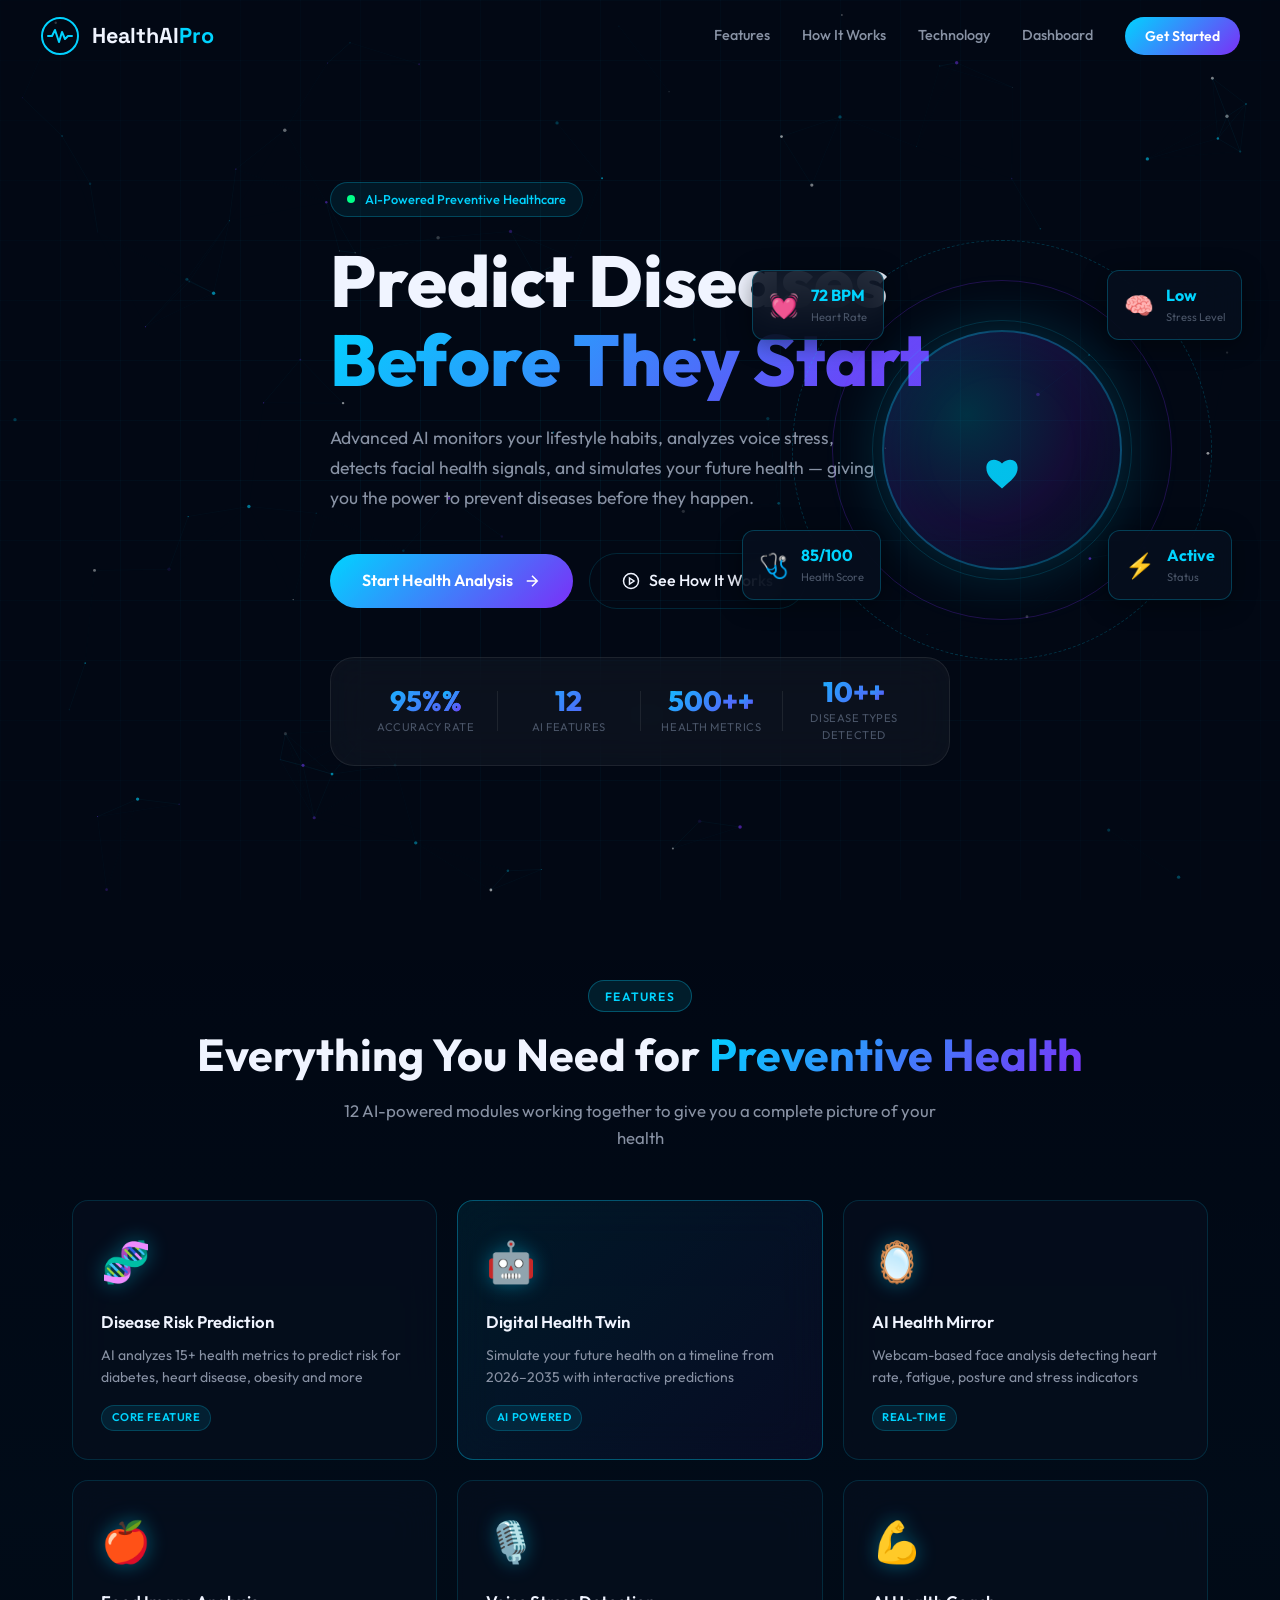
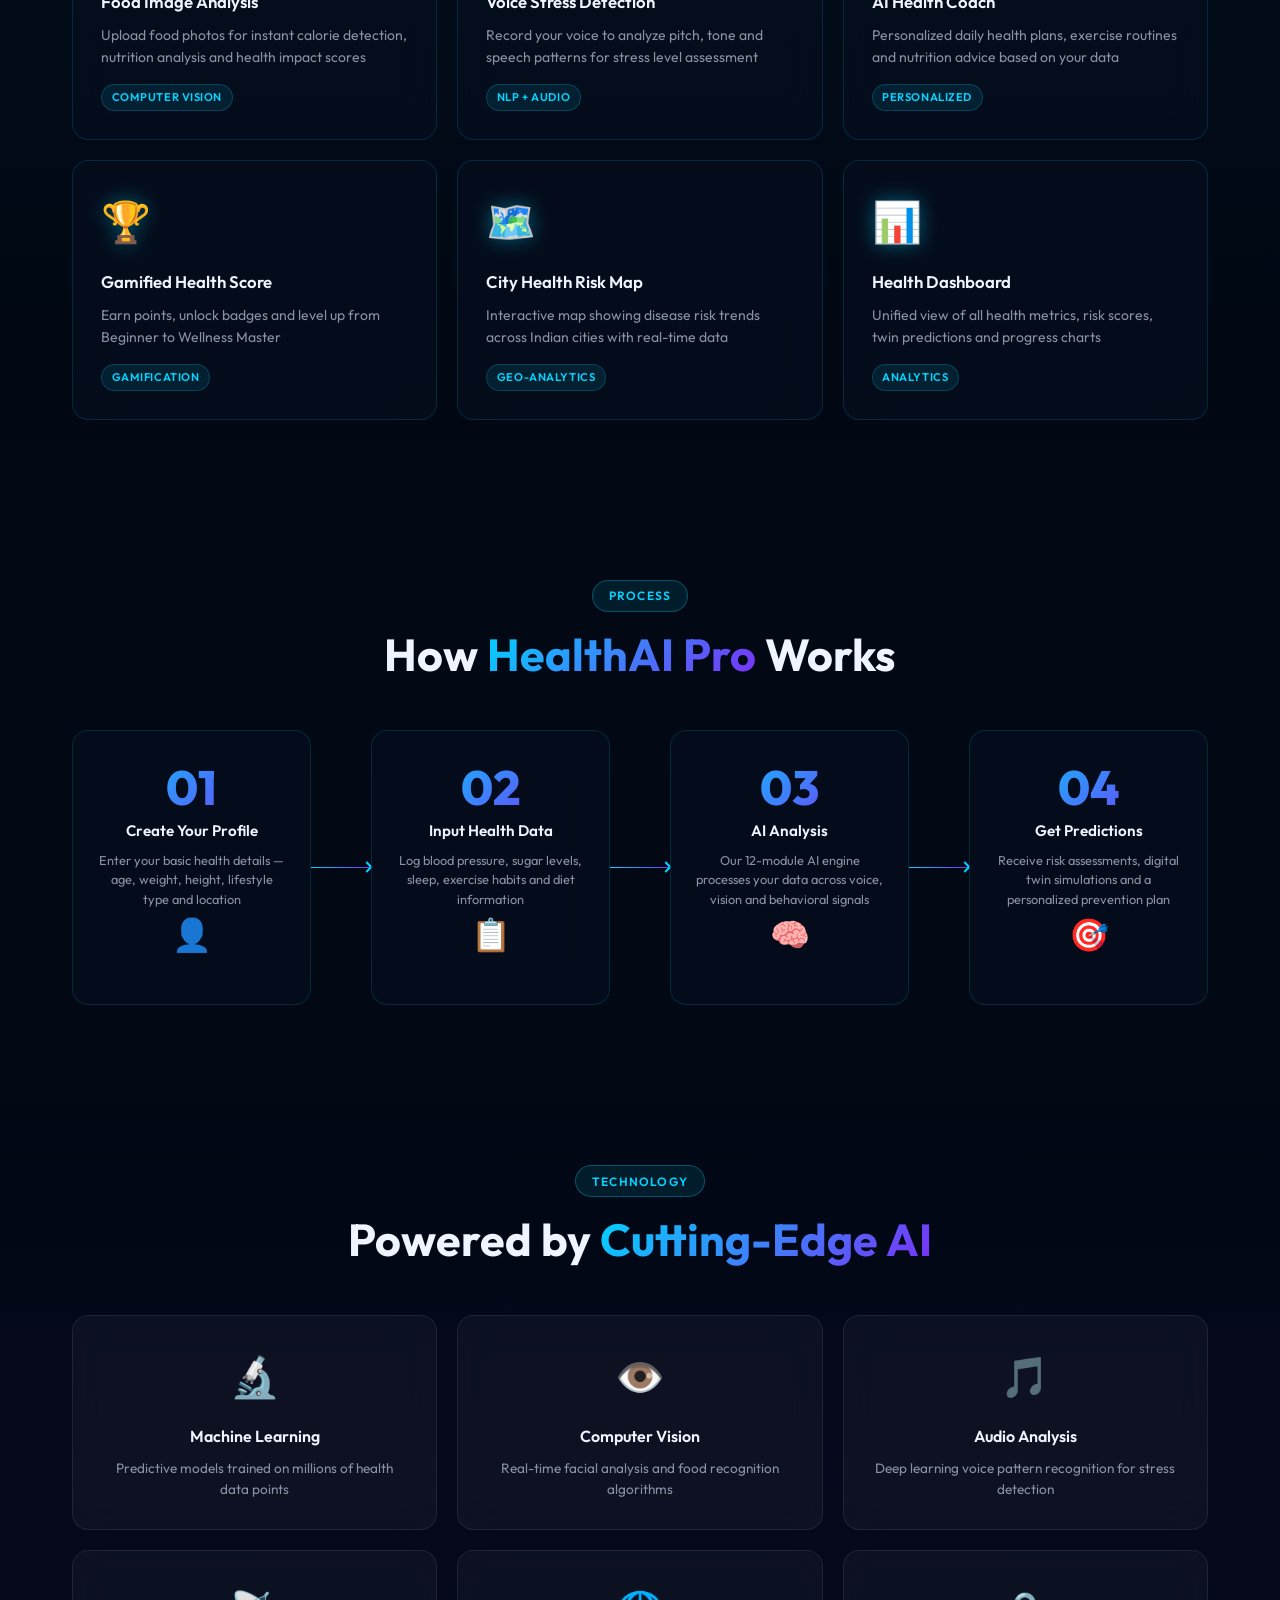
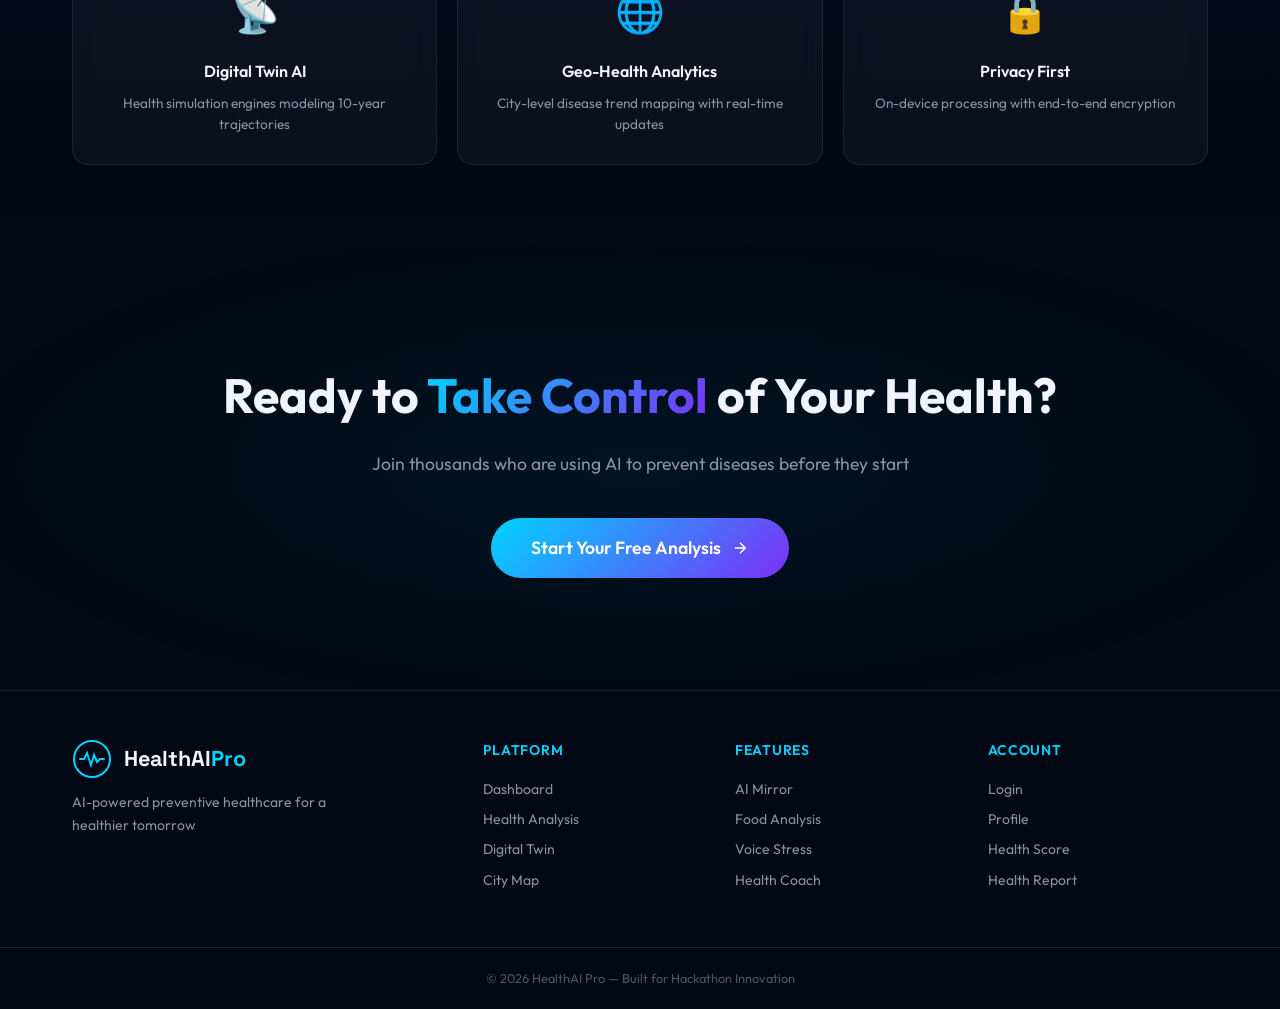
<file: index.html>
<!DOCTYPE html>
<html lang="en">
<head>
  <meta charset="UTF-8" />
  <meta name="viewport" content="width=device-width, initial-scale=1.0" />
  <title>AI Preventive Health Intelligence Platform</title>
  <meta name="description" content="Detect and prevent lifestyle diseases early with AI-powered health monitoring, voice stress analysis, food recognition, and predictive simulation." />
  <link rel="preconnect" href="https://fonts.googleapis.com" />
  <link href="https://fonts.googleapis.com/css2?family=Outfit:wght@300;400;500;600;700;800;900&family=Space+Grotesk:wght@400;500;600;700&display=swap" rel="stylesheet" />
  <link rel="stylesheet" href="css/main.css" />
  <link rel="stylesheet" href="css/landing.css" />
</head>
<body>
  <!-- Particle Canvas Background -->
  <canvas id="particles-canvas"></canvas>

  <!-- Navigation -->
  <nav class="navbar" id="navbar">
    <div class="nav-container">
      <div class="nav-logo">
        <div class="logo-icon">
          <svg viewBox="0 0 40 40" fill="none" xmlns="http://www.w3.org/2000/svg">
            <circle cx="20" cy="20" r="18" stroke="url(#logoGrad)" stroke-width="2"/>
            <path d="M8 20h4l3-6 4 12 3-10 3 7 3-3h4" stroke="url(#logoGrad)" stroke-width="2" stroke-linecap="round" stroke-linejoin="round"/>
            <defs>
              <linearGradient id="logoGrad" x1="0" y1="0" x2="40" y2="40">
                <stop offset="0%" stop-color="#00d4ff"/>
                <stop offset="100%" stop-color="#7b2ff7"/>
              </linearGradient>
            </defs>
          </svg>
        </div>
        <span class="logo-text">HealthAI<span class="logo-accent">Pro</span></span>
      </div>
      <div class="nav-links" id="navLinks">
        <a href="#features" class="nav-link">Features</a>
        <a href="#how-it-works" class="nav-link">How It Works</a>
        <a href="#technology" class="nav-link">Technology</a>
        <a href="pages/dashboard.html" class="nav-link">Dashboard</a>
        <a href="pages/auth.html" class="btn-nav-primary">Get Started</a>
      </div>
      <button class="hamburger" id="hamburger" aria-label="Menu">
        <span></span><span></span><span></span>
      </button>
    </div>
  </nav>

  <!-- Hero Section -->
  <section class="hero" id="hero">
    <div class="hero-bg-grid"></div>
    <div class="hero-container">
      <div class="hero-badge">
        <div class="badge-dot"></div>
        <span>AI-Powered Preventive Healthcare</span>
      </div>
      <h1 class="hero-title">
        Predict Diseases<br />
        <span class="gradient-text">Before They Start</span>
      </h1>
      <p class="hero-description">
        Advanced AI monitors your lifestyle habits, analyzes voice stress, detects facial health signals, 
        and simulates your future health — giving you the power to prevent diseases before they happen.
      </p>
      <div class="hero-actions">
        <a href="pages/auth.html" class="btn-primary" id="heroStartBtn">
          <span>Start Health Analysis</span>
          <svg viewBox="0 0 24 24" fill="none" stroke="currentColor" stroke-width="2"><path d="M5 12h14M12 5l7 7-7 7"/></svg>
        </a>
        <a href="#features" class="btn-secondary">
          <svg viewBox="0 0 24 24" fill="none" stroke="currentColor" stroke-width="2"><circle cx="12" cy="12" r="10"/><polygon points="10,8 16,12 10,16"/></svg>
          <span>See How It Works</span>
        </a>
      </div>
      <div class="hero-stats">
        <div class="stat-item">
          <div class="stat-number" data-target="95">0</div>
          <div class="stat-label">Accuracy Rate</div>
        </div>
        <div class="stat-divider"></div>
        <div class="stat-item">
          <div class="stat-number" data-target="12">0</div>
          <div class="stat-label">AI Features</div>
        </div>
        <div class="stat-divider"></div>
        <div class="stat-item">
          <div class="stat-number" data-target="500">0</div>
          <div class="stat-label">Health Metrics</div>
        </div>
        <div class="stat-divider"></div>
        <div class="stat-item">
          <div class="stat-number" data-target="10">0</div>
          <div class="stat-label">Disease Types Detected</div>
        </div>
      </div>
    </div>
    <div class="hero-visual">
      <div class="health-orb">
        <div class="orb-ring orb-ring-1"></div>
        <div class="orb-ring orb-ring-2"></div>
        <div class="orb-ring orb-ring-3"></div>
        <div class="orb-core">
          <div class="ecg-line">
            <svg viewBox="0 0 200 60" preserveAspectRatio="none">
              <path class="ecg-path" d="M0,30 L30,30 L40,10 L50,50 L60,5 L70,55 L80,30 L120,30 L130,10 L140,50 L150,5 L160,55 L170,30 L200,30" 
                    fill="none" stroke="#00d4ff" stroke-width="2"/>
            </svg>
          </div>
          <div class="orb-icon">
            <svg viewBox="0 0 80 80" fill="none">
              <path d="M40 15 C30 5 15 8 15 22 C15 35 25 42 40 55 C55 42 65 35 65 22 C65 8 50 5 40 15Z" fill="url(#heartGrad)" opacity="0.9"/>
              <defs>
                <linearGradient id="heartGrad" x1="0" y1="0" x2="80" y2="80">
                  <stop offset="0%" stop-color="#00d4ff"/>
                  <stop offset="100%" stop-color="#7b2ff7"/>
                </linearGradient>
              </defs>
            </svg>
          </div>
        </div>
        <!-- Floating Data Cards -->
        <div class="floating-card card-1">
          <div class="fc-icon">💓</div>
          <div class="fc-data">
            <div class="fc-value">72 BPM</div>
            <div class="fc-label">Heart Rate</div>
          </div>
        </div>
        <div class="floating-card card-2">
          <div class="fc-icon">🧠</div>
          <div class="fc-data">
            <div class="fc-value">Low</div>
            <div class="fc-label">Stress Level</div>
          </div>
        </div>
        <div class="floating-card card-3">
          <div class="fc-icon">🩺</div>
          <div class="fc-data">
            <div class="fc-value">85/100</div>
            <div class="fc-label">Health Score</div>
          </div>
        </div>
        <div class="floating-card card-4">
          <div class="fc-icon">⚡</div>
          <div class="fc-data">
            <div class="fc-value">Active</div>
            <div class="fc-label">Status</div>
          </div>
        </div>
      </div>
    </div>
  </section>

  <!-- Features Section -->
  <section class="features-section" id="features">
    <div class="section-container">
      <div class="section-header">
        <div class="section-badge">Features</div>
        <h2 class="section-title">Everything You Need for <span class="gradient-text">Preventive Health</span></h2>
        <p class="section-desc">12 AI-powered modules working together to give you a complete picture of your health</p>
      </div>
      <div class="features-grid">
        <div class="feature-card" data-href="pages/health-data.html">
          <div class="feature-icon">🧬</div>
          <h3>Disease Risk Prediction</h3>
          <p>AI analyzes 15+ health metrics to predict risk for diabetes, heart disease, obesity and more</p>
          <div class="feature-tag">Core Feature</div>
        </div>
        <div class="feature-card featured" data-href="pages/digital-twin.html">
          <div class="feature-icon">🤖</div>
          <h3>Digital Health Twin</h3>
          <p>Simulate your future health on a timeline from 2026–2035 with interactive predictions</p>
          <div class="feature-tag">AI Powered</div>
        </div>
        <div class="feature-card" data-href="pages/health-mirror.html">
          <div class="feature-icon">🪞</div>
          <h3>AI Health Mirror</h3>
          <p>Webcam-based face analysis detecting heart rate, fatigue, posture and stress indicators</p>
          <div class="feature-tag">Real-time</div>
        </div>
        <div class="feature-card" data-href="pages/food-analysis.html">
          <div class="feature-icon">🍎</div>
          <h3>Food Image Analysis</h3>
          <p>Upload food photos for instant calorie detection, nutrition analysis and health impact scores</p>
          <div class="feature-tag">Computer Vision</div>
        </div>
        <div class="feature-card" data-href="pages/voice-stress.html">
          <div class="feature-icon">🎙️</div>
          <h3>Voice Stress Detection</h3>
          <p>Record your voice to analyze pitch, tone and speech patterns for stress level assessment</p>
          <div class="feature-tag">NLP + Audio</div>
        </div>
        <div class="feature-card" data-href="pages/coach.html">
          <div class="feature-icon">💪</div>
          <h3>AI Health Coach</h3>
          <p>Personalized daily health plans, exercise routines and nutrition advice based on your data</p>
          <div class="feature-tag">Personalized</div>
        </div>
        <div class="feature-card" data-href="pages/gamification.html">
          <div class="feature-icon">🏆</div>
          <h3>Gamified Health Score</h3>
          <p>Earn points, unlock badges and level up from Beginner to Wellness Master</p>
          <div class="feature-tag">Gamification</div>
        </div>
        <div class="feature-card" data-href="pages/city-map.html">
          <div class="feature-icon">🗺️</div>
          <h3>City Health Risk Map</h3>
          <p>Interactive map showing disease risk trends across Indian cities with real-time data</p>
          <div class="feature-tag">Geo-Analytics</div>
        </div>
        <div class="feature-card" data-href="pages/dashboard.html">
          <div class="feature-icon">📊</div>
          <h3>Health Dashboard</h3>
          <p>Unified view of all health metrics, risk scores, twin predictions and progress charts</p>
          <div class="feature-tag">Analytics</div>
        </div>
      </div>
    </div>
  </section>

  <!-- How It Works -->
  <section class="how-it-works" id="how-it-works">
    <div class="section-container">
      <div class="section-header">
        <div class="section-badge">Process</div>
        <h2 class="section-title">How <span class="gradient-text">HealthAI Pro</span> Works</h2>
      </div>
      <div class="steps-container">
        <div class="step-item">
          <div class="step-number">01</div>
          <div class="step-content">
            <h3>Create Your Profile</h3>
            <p>Enter your basic health details — age, weight, height, lifestyle type and location</p>
          </div>
          <div class="step-icon">👤</div>
        </div>
        <div class="step-connector"></div>
        <div class="step-item">
          <div class="step-number">02</div>
          <div class="step-content">
            <h3>Input Health Data</h3>
            <p>Log blood pressure, sugar levels, sleep, exercise habits and diet information</p>
          </div>
          <div class="step-icon">📋</div>
        </div>
        <div class="step-connector"></div>
        <div class="step-item">
          <div class="step-number">03</div>
          <div class="step-content">
            <h3>AI Analysis</h3>
            <p>Our 12-module AI engine processes your data across voice, vision and behavioral signals</p>
          </div>
          <div class="step-icon">🧠</div>
        </div>
        <div class="step-connector"></div>
        <div class="step-item">
          <div class="step-number">04</div>
          <div class="step-content">
            <h3>Get Predictions</h3>
            <p>Receive risk assessments, digital twin simulations and a personalized prevention plan</p>
          </div>
          <div class="step-icon">🎯</div>
        </div>
      </div>
    </div>
  </section>

  <!-- Technology Section -->
  <section class="tech-section" id="technology">
    <div class="section-container">
      <div class="section-header">
        <div class="section-badge">Technology</div>
        <h2 class="section-title">Powered by <span class="gradient-text">Cutting-Edge AI</span></h2>
      </div>
      <div class="tech-grid">
        <div class="tech-card">
          <div class="tech-icon">🔬</div>
          <h4>Machine Learning</h4>
          <p>Predictive models trained on millions of health data points</p>
        </div>
        <div class="tech-card">
          <div class="tech-icon">👁️</div>
          <h4>Computer Vision</h4>
          <p>Real-time facial analysis and food recognition algorithms</p>
        </div>
        <div class="tech-card">
          <div class="tech-icon">🎵</div>
          <h4>Audio Analysis</h4>
          <p>Deep learning voice pattern recognition for stress detection</p>
        </div>
        <div class="tech-card">
          <div class="tech-icon">📡</div>
          <h4>Digital Twin AI</h4>
          <p>Health simulation engines modeling 10-year trajectories</p>
        </div>
        <div class="tech-card">
          <div class="tech-icon">🌐</div>
          <h4>Geo-Health Analytics</h4>
          <p>City-level disease trend mapping with real-time updates</p>
        </div>
        <div class="tech-card">
          <div class="tech-icon">🔒</div>
          <h4>Privacy First</h4>
          <p>On-device processing with end-to-end encryption</p>
        </div>
      </div>
    </div>
  </section>

  <!-- CTA Section -->
  <section class="cta-section">
    <div class="cta-bg"></div>
    <div class="section-container cta-container">
      <h2 class="cta-title">Ready to <span class="gradient-text">Take Control</span> of Your Health?</h2>
      <p class="cta-desc">Join thousands who are using AI to prevent diseases before they start</p>
      <a href="pages/auth.html" class="btn-primary btn-large" id="ctaStartBtn">
        <span>Start Your Free Analysis</span>
        <svg viewBox="0 0 24 24" fill="none" stroke="currentColor" stroke-width="2"><path d="M5 12h14M12 5l7 7-7 7"/></svg>
      </a>
    </div>
  </section>

  <!-- Footer -->
  <footer class="footer">
    <div class="footer-container">
      <div class="footer-brand">
        <div class="nav-logo">
          <div class="logo-icon">
            <svg viewBox="0 0 40 40" fill="none">
              <circle cx="20" cy="20" r="18" stroke="url(#footerLogoGrad)" stroke-width="2"/>
              <path d="M8 20h4l3-6 4 12 3-10 3 7 3-3h4" stroke="url(#footerLogoGrad)" stroke-width="2" stroke-linecap="round"/>
              <defs>
                <linearGradient id="footerLogoGrad" x1="0" y1="0" x2="40" y2="40">
                  <stop offset="0%" stop-color="#00d4ff"/><stop offset="100%" stop-color="#7b2ff7"/>
                </linearGradient>
              </defs>
            </svg>
          </div>
          <span class="logo-text">HealthAI<span class="logo-accent">Pro</span></span>
        </div>
        <p>AI-powered preventive healthcare for a healthier tomorrow</p>
      </div>
      <div class="footer-links">
        <div class="footer-col">
          <h4>Platform</h4>
          <a href="pages/dashboard.html">Dashboard</a>
          <a href="pages/health-data.html">Health Analysis</a>
          <a href="pages/digital-twin.html">Digital Twin</a>
          <a href="pages/city-map.html">City Map</a>
        </div>
        <div class="footer-col">
          <h4>Features</h4>
          <a href="pages/health-mirror.html">AI Mirror</a>
          <a href="pages/food-analysis.html">Food Analysis</a>
          <a href="pages/voice-stress.html">Voice Stress</a>
          <a href="pages/coach.html">Health Coach</a>
        </div>
        <div class="footer-col">
          <h4>Account</h4>
          <a href="pages/auth.html">Login</a>
          <a href="pages/profile.html">Profile</a>
          <a href="pages/gamification.html">Health Score</a>
          <a href="pages/report.html">Health Report</a>
        </div>
      </div>
    </div>
    <div class="footer-bottom">
      <p>© 2026 HealthAI Pro — Built for Hackathon Innovation</p>
    </div>
  </footer>

  <script src="js/particles.js"></script>
  <script src="js/landing.js"></script>
</body>
</html>
</file>
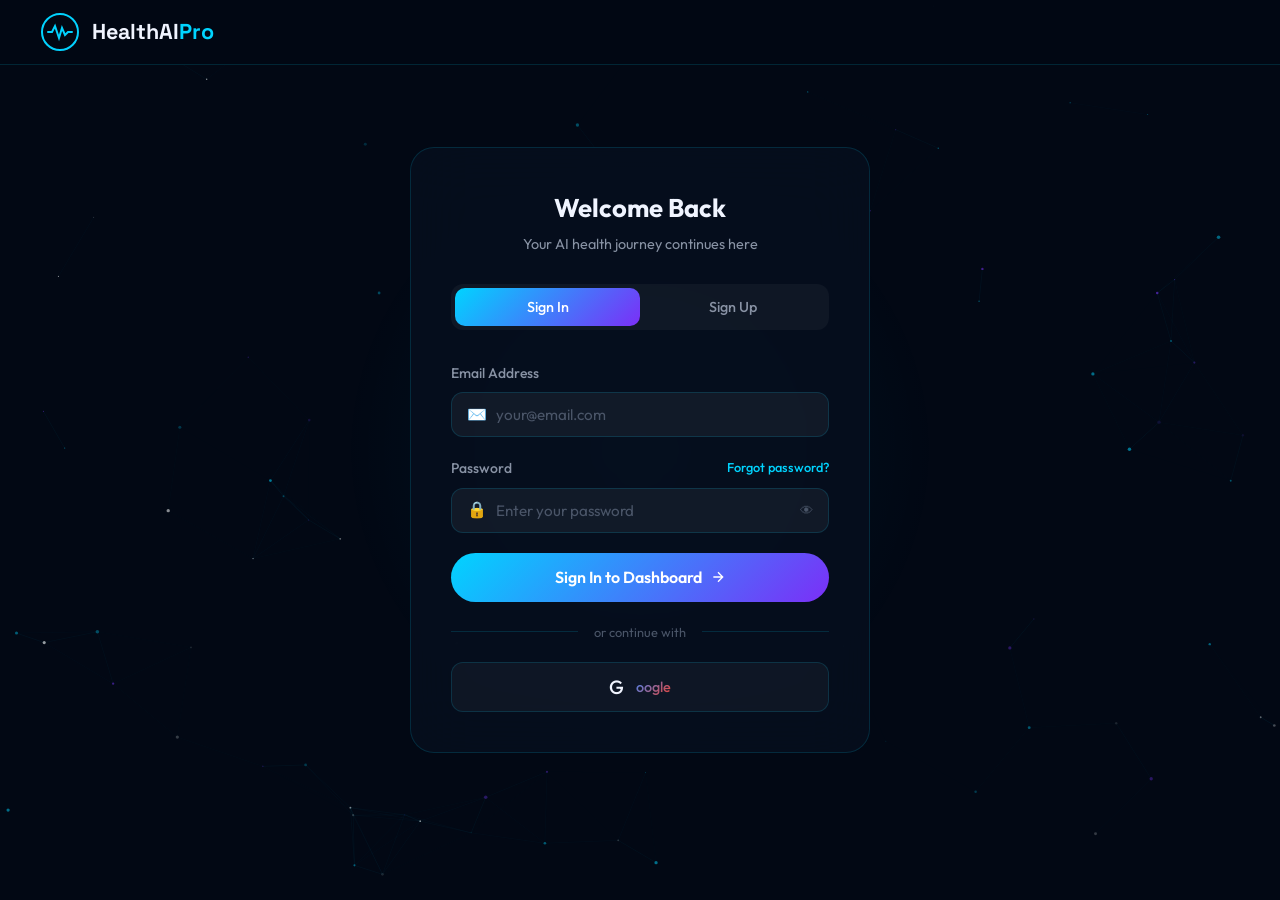
<file: pages/auth.html>
<!DOCTYPE html>
<html lang="en">

<head>
    <meta charset="UTF-8" />
    <meta name="viewport" content="width=device-width, initial-scale=1.0" />
    <title>Login / Signup — HealthAI Pro</title>
    <meta name="description"
        content="Sign in or create your HealthAI Pro account to start your personalized health journey." />
    <link rel="preconnect" href="https://fonts.googleapis.com" />
    <link
        href="https://fonts.googleapis.com/css2?family=Outfit:wght@300;400;500;600;700;800&family=Space+Grotesk:wght@400;500;600;700&display=swap"
        rel="stylesheet" />
    <link rel="stylesheet" href="../css/main.css" />
    <style>
        .auth-page {
            min-height: 100vh;
            display: flex;
            align-items: center;
            justify-content: center;
            padding: 2rem;
            position: relative;
            z-index: 1;
        }

        .auth-container {
            width: 100%;
            max-width: 460px;
        }

        .auth-logo {
            text-align: center;
            margin-bottom: 2rem;
        }

        .auth-logo .logo-text {
            font-size: 1.5rem;
            font-weight: 700;
        }

        .auth-card {
            background: rgba(6, 15, 30, 0.85);
            border: 1px solid var(--border);
            border-radius: var(--radius-xl);
            padding: 2.5rem;
            backdrop-filter: blur(30px);
        }

        .auth-tabs {
            display: grid;
            grid-template-columns: 1fr 1fr;
            background: rgba(255, 255, 255, 0.04);
            border-radius: var(--radius-md);
            padding: 4px;
            margin-bottom: 2rem;
        }

        .auth-tab {
            background: none;
            border: none;
            color: var(--text-secondary);
            font-size: 0.9rem;
            font-weight: 500;
            padding: 0.625rem;
            border-radius: calc(var(--radius-md) - 2px);
            cursor: pointer;
            transition: all var(--transition);
        }

        .auth-tab.active {
            background: var(--grad-primary);
            color: white;
        }

        .auth-form {
            display: flex;
            flex-direction: column;
            gap: 1.25rem;
        }

        .form-row {
            display: grid;
            grid-template-columns: 1fr 1fr;
            gap: 1rem;
        }

        .auth-divider {
            display: flex;
            align-items: center;
            gap: 1rem;
            color: var(--text-muted);
            font-size: 0.8rem;
        }

        .auth-divider::before,
        .auth-divider::after {
            content: '';
            flex: 1;
            height: 1px;
            background: var(--border);
        }

        .social-btn {
            display: flex;
            align-items: center;
            justify-content: center;
            gap: 0.75rem;
            background: rgba(255, 255, 255, 0.04);
            border: 1px solid var(--border);
            border-radius: var(--radius-md);
            color: var(--text-primary);
            font-size: 0.9rem;
            font-weight: 500;
            padding: 0.75rem;
            cursor: pointer;
            transition: all var(--transition);
        }

        .social-btn:hover {
            background: rgba(255, 255, 255, 0.08);
            border-color: rgba(255, 255, 255, 0.2);
        }

        .auth-submit {
            width: 100%;
            background: var(--grad-primary);
            color: white;
            border: none;
            border-radius: var(--radius-full);
            padding: 0.9rem;
            font-size: 1rem;
            font-weight: 600;
            cursor: pointer;
            transition: all var(--transition);
            display: flex;
            align-items: center;
            justify-content: center;
            gap: 0.5rem;
        }

        .auth-submit:hover {
            transform: translateY(-2px);
            box-shadow: 0 8px 32px rgba(0, 212, 255, 0.35);
        }

        .auth-footer {
            text-align: center;
            font-size: 0.8rem;
            color: var(--text-muted);
            margin-top: 1.25rem;
        }

        .auth-footer a {
            color: var(--primary);
        }

        .input-wrapper {
            position: relative;
        }

        .input-icon {
            position: absolute;
            left: 1rem;
            top: 50%;
            transform: translateY(-50%);
            color: var(--text-muted);
            font-size: 1rem;
            pointer-events: none;
        }

        .input-wrapper .form-input {
            padding-left: 2.75rem;
        }

        .input-toggle {
            position: absolute;
            right: 1rem;
            top: 50%;
            transform: translateY(-50%);
            background: none;
            border: none;
            color: var(--text-muted);
            cursor: pointer;
        }

        .auth-bg-glow {
            position: fixed;
            width: 600px;
            height: 600px;
            border-radius: 50%;
            background: radial-gradient(circle, rgba(0, 212, 255, 0.07) 0%, transparent 70%);
            top: 50%;
            left: 50%;
            transform: translate(-50%, -50%);
            pointer-events: none;
            z-index: 0;
        }

        .form-panel {
            display: none;
        }

        .form-panel.active {
            display: flex;
            flex-direction: column;
            gap: 1.25rem;
        }

        .password-strength {
            margin-top: 0.25rem;
        }

        .strength-bar {
            height: 4px;
            border-radius: 2px;
            background: rgba(255, 255, 255, 0.1);
            overflow: hidden;
            margin-bottom: 0.25rem;
        }

        .strength-fill {
            height: 100%;
            border-radius: 2px;
            transition: all 0.3s ease;
        }

        .strength-text {
            font-size: 0.7rem;
            color: var(--text-muted);
        }

        .alert {
            padding: 0.75rem 1rem;
            border-radius: var(--radius-md);
            font-size: 0.85rem;
            margin-bottom: 0.5rem;
            display: none;
        }

        .alert-error {
            background: rgba(255, 71, 87, 0.1);
            border: 1px solid rgba(255, 71, 87, 0.3);
            color: #ff4757;
        }

        .alert-success {
            background: rgba(0, 255, 136, 0.1);
            border: 1px solid rgba(0, 255, 136, 0.3);
            color: #00ff88;
        }
    </style>
</head>

<body>
    <canvas id="particles-canvas"></canvas>
    <div class="auth-bg-glow"></div>

    <nav class="navbar scrolled">
        <div class="nav-container">
            <a href="../index.html" class="nav-logo">
                <div class="logo-icon">
                    <svg viewBox="0 0 40 40" fill="none">
                        <circle cx="20" cy="20" r="18" stroke="url(#lg1)" stroke-width="2" />
                        <path d="M8 20h4l3-6 4 12 3-10 3 7 3-3h4" stroke="url(#lg1)" stroke-width="2"
                            stroke-linecap="round" />
                        <defs>
                            <linearGradient id="lg1" x1="0" y1="0" x2="40" y2="40">
                                <stop offset="0%" stop-color="#00d4ff" />
                                <stop offset="100%" stop-color="#7b2ff7" />
                            </linearGradient>
                        </defs>
                    </svg>
                </div>
                <span class="logo-text">HealthAI<span class="logo-accent">Pro</span></span>
            </a>
        </div>
    </nav>

    <div class="auth-page">
        <div class="auth-container">
            <div class="auth-card">
                <h1 style="text-align:center;font-size:1.6rem;margin-bottom:0.25rem;">Welcome Back</h1>
                <p style="text-align:center;color:var(--text-secondary);font-size:0.9rem;margin-bottom:1.75rem;">Your AI
                    health journey continues here</p>

                <div class="auth-tabs">
                    <button class="auth-tab active" id="loginTab" onclick="switchTab('login')">Sign In</button>
                    <button class="auth-tab" id="signupTab" onclick="switchTab('signup')">Sign Up</button>
                </div>

                <div id="authAlert" class="alert alert-error"></div>

                <!-- Login Form -->
                <div class="form-panel active" id="loginPanel">
                    <div class="form-group">
                        <label class="form-label">Email Address</label>
                        <div class="input-wrapper">
                            <span class="input-icon">✉️</span>
                            <input type="email" class="form-input" id="loginEmail" placeholder="your@email.com" />
                        </div>
                    </div>
                    <div class="form-group">
                        <label class="form-label" style="display:flex;justify-content:space-between;">
                            <span>Password</span>
                            <a href="#" style="color:var(--primary);font-size:0.8rem;">Forgot password?</a>
                        </label>
                        <div class="input-wrapper">
                            <span class="input-icon">🔒</span>
                            <input type="password" class="form-input" id="loginPassword"
                                placeholder="Enter your password" />
                            <button class="input-toggle" onclick="togglePassword('loginPassword', this)">👁</button>
                        </div>
                    </div>
                    <button class="auth-submit" id="loginBtn" onclick="handleLogin()">
                        <span>Sign In to Dashboard</span>
                        <svg width="16" height="16" viewBox="0 0 24 24" fill="none" stroke="currentColor"
                            stroke-width="2">
                            <path d="M5 12h14M12 5l7 7-7 7" />
                        </svg>
                    </button>
                    <div class="auth-divider">or continue with</div>
                    <button class="social-btn" onclick="handleSocialLogin('google')">
                        <span style="font-size:1.2rem;">G</span>
                        <span
                            style="fontWeight:600;background:linear-gradient(135deg,#4285F4,#EA4335);-webkit-background-clip:text;-webkit-text-fill-color:transparent;">oogle</span>
                    </button>
                </div>

                <!-- Signup Form -->
                <div class="form-panel" id="signupPanel">
                    <div class="form-row">
                        <div class="form-group">
                            <label class="form-label">First Name</label>
                            <input type="text" class="form-input" id="signupFirst" placeholder="John" />
                        </div>
                        <div class="form-group">
                            <label class="form-label">Last Name</label>
                            <input type="text" class="form-input" id="signupLast" placeholder="Doe" />
                        </div>
                    </div>
                    <div class="form-group">
                        <label class="form-label">Email Address</label>
                        <div class="input-wrapper">
                            <span class="input-icon">✉️</span>
                            <input type="email" class="form-input" id="signupEmail" placeholder="your@email.com" />
                        </div>
                    </div>
                    <div class="form-group">
                        <label class="form-label">Password</label>
                        <div class="input-wrapper">
                            <span class="input-icon">🔒</span>
                            <input type="password" class="form-input" id="signupPassword"
                                placeholder="Min. 8 characters" oninput="checkPasswordStrength(this.value)" />
                            <button class="input-toggle" onclick="togglePassword('signupPassword', this)">👁</button>
                        </div>
                        <div class="password-strength" id="passwordStrength" style="display:none;">
                            <div class="strength-bar">
                                <div class="strength-fill" id="strengthFill"></div>
                            </div>
                            <div class="strength-text" id="strengthText"></div>
                        </div>
                    </div>
                    <div class="form-group">
                        <label class="form-label">Confirm Password</label>
                        <div class="input-wrapper">
                            <span class="input-icon">🔐</span>
                            <input type="password" class="form-input" id="signupConfirm"
                                placeholder="Repeat your password" />
                        </div>
                    </div>
                    <button class="auth-submit" id="signupBtn" onclick="handleSignup()">
                        <span>Create Account</span>
                        <svg width="16" height="16" viewBox="0 0 24 24" fill="none" stroke="currentColor"
                            stroke-width="2">
                            <path d="M5 12h14M12 5l7 7-7 7" />
                        </svg>
                    </button>
                    <p class="auth-footer">By signing up you agree to our <a href="#">Terms</a> and <a href="#">Privacy
                            Policy</a></p>
                </div>
            </div>
        </div>
    </div>

    <script src="../js/particles.js"></script>
    <script>
        function switchTab(tab) {
            document.getElementById('loginTab').classList.toggle('active', tab === 'login');
            document.getElementById('signupTab').classList.toggle('active', tab === 'signup');
            document.getElementById('loginPanel').classList.toggle('active', tab === 'login');
            document.getElementById('signupPanel').classList.toggle('active', tab === 'signup');
            hideAlert();
        }

        function showAlert(msg, type = 'error') {
            const el = document.getElementById('authAlert');
            el.textContent = msg;
            el.className = `alert alert-${type}`;
            el.style.display = 'block';
        }
        function hideAlert() {
            document.getElementById('authAlert').style.display = 'none';
        }

        function togglePassword(id, btn) {
            const input = document.getElementById(id);
            if (input.type === 'password') { input.type = 'text'; btn.textContent = '🙈'; }
            else { input.type = 'password'; btn.textContent = '👁'; }
        }

        function checkPasswordStrength(val) {
            const el = document.getElementById('passwordStrength');
            const fill = document.getElementById('strengthFill');
            const text = document.getElementById('strengthText');
            el.style.display = 'block';
            let score = 0;
            if (val.length >= 8) score++;
            if (/[A-Z]/.test(val)) score++;
            if (/[0-9]/.test(val)) score++;
            if (/[^A-Za-z0-9]/.test(val)) score++;
            const w = [0, 25, 50, 75, 100];
            const c = ['', '#ff4757', '#ffb347', '#00d4ff', '#00ff88'];
            const l = ['', 'Weak', 'Fair', 'Good', 'Strong'];
            fill.style.width = w[score] + '%';
            fill.style.background = c[score];
            text.textContent = l[score] ? `Password strength: ${l[score]}` : '';
            text.style.color = c[score];
        }

        function handleLogin() {
            const email = document.getElementById('loginEmail').value;
            const pass = document.getElementById('loginPassword').value;
            if (!email || !pass) { showAlert('Please fill in all fields'); return; }
            if (!/\S+@\S+\.\S+/.test(email)) { showAlert('Please enter a valid email'); return; }
            const btn = document.getElementById('loginBtn');
            btn.innerHTML = '<div class="spinner" style="width:20px;height:20px;border:2px solid rgba(255,255,255,0.3);border-top-color:white;border-radius:50%;animation:spin 0.8s linear infinite;"></div>';
            setTimeout(() => {
                // Store user session
                localStorage.setItem('healthai_user', JSON.stringify({ email, name: email.split('@')[0], loggedIn: true }));
                btn.innerHTML = '✅ Signing in...';
                setTimeout(() => { window.location.href = 'profile.html'; }, 500);
            }, 1200);
        }

        function handleSignup() {
            const first = document.getElementById('signupFirst').value;
            const last = document.getElementById('signupLast').value;
            const email = document.getElementById('signupEmail').value;
            const pass = document.getElementById('signupPassword').value;
            const confirm = document.getElementById('signupConfirm').value;
            if (!first || !last || !email || !pass || !confirm) { showAlert('Please fill in all fields'); return; }
            if (!/\S+@\S+\.\S+/.test(email)) { showAlert('Invalid email address'); return; }
            if (pass.length < 8) { showAlert('Password must be at least 8 characters'); return; }
            if (pass !== confirm) { showAlert('Passwords do not match'); return; }
            const btn = document.getElementById('signupBtn');
            btn.innerHTML = '<div class="spinner" style="width:20px;height:20px;border:2px solid rgba(255,255,255,0.3);border-top-color:white;border-radius:50%;animation:spin 0.8s linear infinite;"></div>';
            setTimeout(() => {
                localStorage.setItem('healthai_user', JSON.stringify({ email, name: `${first} ${last}`, loggedIn: true }));
                btn.innerHTML = '✅ Account created!';
                showAlert('Account created successfully! Setting up your profile...', 'success');
                setTimeout(() => { window.location.href = 'profile.html'; }, 1000);
            }, 1500);
        }

        function handleSocialLogin(provider) {
            localStorage.setItem('healthai_user', JSON.stringify({ email: 'demo@healthai.com', name: 'Health User', loggedIn: true }));
            window.location.href = 'profile.html';
        }

        // Check if already logged in
        const user = JSON.parse(localStorage.getItem('healthai_user') || '{}');
        if (user.loggedIn) {
            // Add a banner
            const banner = document.createElement('div');
            banner.style.cssText = 'position:fixed;top:80px;left:50%;transform:translateX(-50%);background:rgba(0,255,136,0.15);border:1px solid var(--success);color:var(--success);padding:0.5rem 1.5rem;border-radius:var(--radius-full);font-size:0.85rem;z-index:100;';
            banner.textContent = `Already signed in as ${user.name} · `;
            const dashLink = document.createElement('a');
            dashLink.href = 'dashboard.html';
            dashLink.style.color = 'var(--success)';
            dashLink.style.fontWeight = '600';
            dashLink.textContent = 'Go to Dashboard →';
            banner.appendChild(dashLink);
            document.body.appendChild(banner);
        }
    </script>
</body>

</html>
</file>
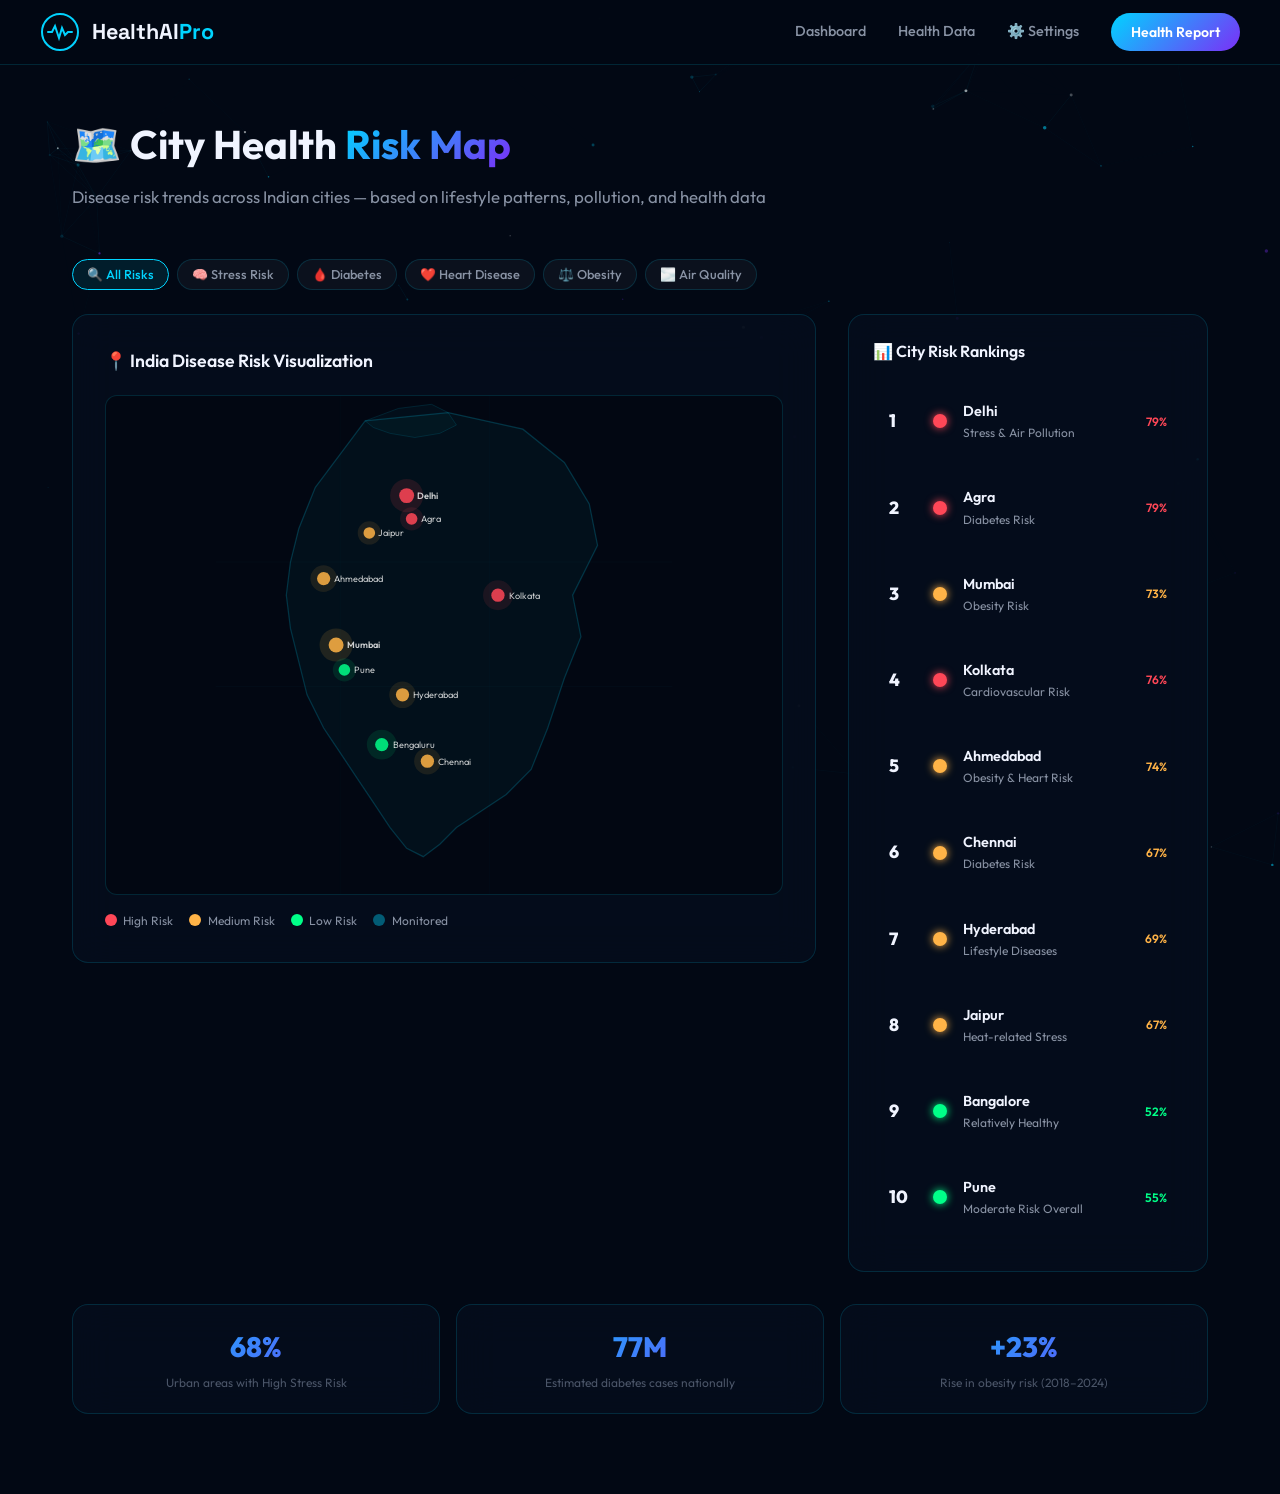
<file: pages/city-map.html>
<!DOCTYPE html>
<html lang="en">

<head>
    <meta charset="UTF-8" />
    <meta name="viewport" content="width=device-width, initial-scale=1.0" />
    <title>City Health Risk Map — HealthAI Pro</title>
    <meta name="description"
        content="Interactive map showing disease risk trends across Indian cities with real-time health data." />
    <link rel="preconnect" href="https://fonts.googleapis.com" />
    <link
        href="https://fonts.googleapis.com/css2?family=Outfit:wght@300;400;500;600;700;800&family=Space+Grotesk:wght@400;500;600;700&display=swap"
        rel="stylesheet" />
    <link rel="stylesheet" href="../css/main.css" />
    <style>
        .map-layout {
            display: grid;
            grid-template-columns: 1fr 360px;
            gap: 2rem;
            align-items: start;
        }

        .map-card {
            background: rgba(6, 15, 30, 0.7);
            border: 1px solid var(--border);
            border-radius: var(--radius-lg);
            padding: 2rem;
            backdrop-filter: blur(20px);
        }

        .india-map-container {
            position: relative;
            width: 100%;
            background: rgba(0, 0, 0, 0.3);
            border-radius: var(--radius-md);
            border: 1px solid var(--border);
            overflow: hidden;
            height: 500px;
        }

        #india-map-svg {
            width: 100%;
            height: 100%;
        }

        .city-marker {
            cursor: pointer;
            transition: all 0.2s ease;
        }

        .city-marker:hover .city-dot {
            r: 12;
        }

        .city-dot {
            transition: r 0.2s ease;
        }

        .city-label {
            font-family: 'Outfit', sans-serif;
            font-size: 11px;
            fill: rgba(255, 255, 255, 0.8);
            pointer-events: none;
        }

        .city-popup {
            position: absolute;
            background: rgba(6, 15, 30, 0.97);
            border: 1px solid rgba(0, 212, 255, 0.4);
            border-radius: var(--radius-md);
            padding: 1rem;
            width: 220px;
            pointer-events: none;
            z-index: 100;
            transition: all 0.2s ease;
            box-shadow: 0 8px 32px rgba(0, 0, 0, 0.5);
        }

        .city-popup-name {
            font-weight: 700;
            font-size: 1rem;
            margin-bottom: 0.75rem;
            color: var(--primary);
        }

        .city-popup-row {
            display: flex;
            justify-content: space-between;
            align-items: center;
            margin-bottom: 0.4rem;
            font-size: 0.8rem;
        }

        .city-popup-hidden {
            display: none;
        }

        .map-legend {
            display: flex;
            gap: 1rem;
            flex-wrap: wrap;
            margin-top: 1rem;
        }

        .legend-item {
            display: flex;
            align-items: center;
            gap: 0.4rem;
            font-size: 0.75rem;
            color: var(--text-secondary);
        }

        .legend-dot {
            width: 12px;
            height: 12px;
            border-radius: 50%;
        }

        /* City Cards - Right Panel */
        .city-list-card {
            background: rgba(6, 15, 30, 0.7);
            border: 1px solid var(--border);
            border-radius: var(--radius-lg);
            padding: 1.5rem;
            backdrop-filter: blur(20px);
        }

        .city-risk-item {
            display: flex;
            align-items: center;
            gap: 1rem;
            padding: 1rem;
            border-radius: var(--radius-md);
            cursor: pointer;
            transition: all var(--transition);
            margin-bottom: 0.75rem;
        }

        .city-risk-item:hover {
            background: rgba(0, 212, 255, 0.06);
            border: 1px solid rgba(0, 212, 255, 0.2);
            margin-bottom: calc(0.75rem - 2px);
        }

        .city-risk-dot {
            width: 14px;
            height: 14px;
            border-radius: 50%;
            flex-shrink: 0;
            box-shadow: 0 0 8px currentColor;
        }

        .city-rank {
            font-size: 1.1rem;
            font-weight: 800;
            width: 28px;
            flex-shrink: 0;
        }

        .city-info {
            flex: 1;
        }

        .city-name {
            font-size: 0.9rem;
            font-weight: 600;
        }

        .city-risks {
            font-size: 0.75rem;
            color: var(--text-secondary);
        }

        .city-risk-level {
            font-size: 0.75rem;
            font-weight: 600;
        }

        /* Filter Buttons */
        .filter-btns {
            display: flex;
            gap: 0.5rem;
            flex-wrap: wrap;
            margin-bottom: 1.5rem;
        }

        .filter-btn {
            background: rgba(255, 255, 255, 0.04);
            border: 1px solid var(--border);
            border-radius: var(--radius-full);
            color: var(--text-secondary);
            font-size: 0.8rem;
            font-weight: 500;
            padding: 0.4rem 0.875rem;
            cursor: pointer;
            transition: all var(--transition);
        }

        .filter-btn.active {
            background: rgba(0, 212, 255, 0.1);
            border-color: var(--primary);
            color: var(--primary);
        }

        /* Bottom Stats */
        .national-stats {
            display: grid;
            grid-template-columns: repeat(3, 1fr);
            gap: 1rem;
            margin-top: 2rem;
        }

        .national-stat {
            background: rgba(6, 15, 30, 0.7);
            border: 1px solid var(--border);
            border-radius: var(--radius-lg);
            padding: 1.25rem;
            text-align: center;
            backdrop-filter: blur(20px);
        }

        .national-stat-val {
            font-size: 1.75rem;
            font-weight: 800;
            background: var(--grad-primary);
            -webkit-background-clip: text;
            -webkit-text-fill-color: transparent;
            background-clip: text;
        }

        .national-stat-label {
            font-size: 0.75rem;
            color: var(--text-muted);
            margin-top: 0.25rem;
        }

        @media (max-width: 900px) {
            .map-layout {
                grid-template-columns: 1fr;
            }

            .national-stats {
                grid-template-columns: 1fr 1fr;
            }
        }
    </style>
</head>

<body>
    <canvas id="particles-canvas"></canvas>

    <nav class="navbar scrolled">
        <div class="nav-container">
            <a href="../index.html" class="nav-logo">
                <div class="logo-icon"><svg viewBox="0 0 40 40" fill="none">
                        <circle cx="20" cy="20" r="18" stroke="url(#l1)" stroke-width="2" />
                        <path d="M8 20h4l3-6 4 12 3-10 3 7 3-3h4" stroke="url(#l1)" stroke-width="2"
                            stroke-linecap="round" />
                        <defs>
                            <linearGradient id="l1" x1="0" y1="0" x2="40" y2="40">
                                <stop offset="0%" stop-color="#00d4ff" />
                                <stop offset="100%" stop-color="#7b2ff7" />
                            </linearGradient>
                        </defs>
                    </svg></div>
                <span class="logo-text">HealthAI<span class="logo-accent">Pro</span></span>
            </a>
            <div class="nav-links">
                <a href="dashboard.html" class="nav-link">Dashboard</a>
                <a href="health-data.html" class="nav-link">Health Data</a>
                <a href="settings.html" class="nav-link">⚙️ Settings</a>
                <a href="report.html" class="btn-nav-primary">Health Report</a>
            </div>
        </div>
    </nav>

    <div class="page-header">
        <h1 class="page-title">🗺️ City Health <span class="gradient-text">Risk Map</span></h1>
        <p class="page-subtitle">Disease risk trends across Indian cities — based on lifestyle patterns, pollution, and
            health data</p>
    </div>

    <div class="page-content">
        <!-- Filter -->
        <div class="filter-btns">
            <button class="filter-btn active" onclick="filterMap('all', this)">🔍 All Risks</button>
            <button class="filter-btn" onclick="filterMap('stress', this)">🧠 Stress Risk</button>
            <button class="filter-btn" onclick="filterMap('diabetes', this)">🩸 Diabetes</button>
            <button class="filter-btn" onclick="filterMap('heart', this)">❤️ Heart Disease</button>
            <button class="filter-btn" onclick="filterMap('obesity', this)">⚖️ Obesity</button>
            <button class="filter-btn" onclick="filterMap('air', this)">🌫️ Air Quality</button>
        </div>

        <div class="map-layout">
            <!-- Map -->
            <div class="map-card">
                <h2 style="font-size:1.1rem;font-weight:600;margin-bottom:1.25rem;">📍 India Disease Risk Visualization
                </h2>
                <div class="india-map-container" id="mapContainer">
                    <svg id="india-map-svg" viewBox="0 0 550 600" xmlns="http://www.w3.org/2000/svg">
                        <!-- Simplified India outline -->
                        <path
                            d="M180,30 L280,20 L370,40 L420,80 L450,130 L460,180 L430,240 L440,290 L420,340 L400,400 L380,450 L350,480 L320,500 L290,520 L270,540 L250,555 L230,545 L210,520 L190,490 L170,460 L150,430 L130,400 L110,360 L100,320 L90,280 L85,240 L90,200 L100,160 L120,110 L150,70 Z"
                            fill="rgba(0,212,255,0.04)" stroke="rgba(0,212,255,0.2)" stroke-width="1.5" />
                        <!-- Kashmir/North -->
                        <path d="M180,30 L220,15 L260,10 L280,20 L290,35 L270,45 L240,50 L210,45 L190,38 Z"
                            fill="rgba(0,212,255,0.03)" stroke="rgba(0,212,255,0.15)" stroke-width="1" />
                        <!-- Grid lines (lat/lon style) -->
                        <line x1="0" y1="200" x2="550" y2="200" stroke="rgba(0,212,255,0.05)" stroke-width="0.5" />
                        <line x1="0" y1="350" x2="550" y2="350" stroke="rgba(0,212,255,0.05)" stroke-width="0.5" />
                        <line x1="150" y1="0" x2="150" y2="600" stroke="rgba(0,212,255,0.05)" stroke-width="0.5" />
                        <line x1="330" y1="0" x2="330" y2="600" stroke="rgba(0,212,255,0.05)" stroke-width="0.5" />

                        <!-- City Markers -->
                        <g class="city-marker" onclick="showCityInfo('Delhi')" id="mDelhi">
                            <circle class="city-dot" cx="230" cy="120" r="9" fill="#ff4757" opacity="0.85" />
                            <circle cx="230" cy="120" r="20" fill="#ff4757" opacity="0.12" />
                            <text class="city-label" x="243" y="124" font-weight="600">Delhi</text>
                        </g>
                        <g class="city-marker" onclick="showCityInfo('Mumbai')" id="mMumbai">
                            <circle class="city-dot" cx="145" cy="300" r="9" fill="#ffb347" opacity="0.85" />
                            <circle cx="145" cy="300" r="20" fill="#ffb347" opacity="0.12" />
                            <text class="city-label" x="158" y="304" font-weight="600">Mumbai</text>
                        </g>
                        <g class="city-marker" onclick="showCityInfo('Bangalore')" id="mBangalore">
                            <circle class="city-dot" cx="200" cy="420" r="8" fill="#00ff88" opacity="0.85" />
                            <circle cx="200" cy="420" r="18" fill="#00ff88" opacity="0.1" />
                            <text class="city-label" x="213" y="424">Bengaluru</text>
                        </g>
                        <g class="city-marker" onclick="showCityInfo('Chennai')" id="mChennai">
                            <circle class="city-dot" cx="255" cy="440" r="8" fill="#ffb347" opacity="0.85" />
                            <circle cx="255" cy="440" r="16" fill="#ffb347" opacity="0.1" />
                            <text class="city-label" x="268" y="444">Chennai</text>
                        </g>
                        <g class="city-marker" onclick="showCityInfo('Kolkata')" id="mKolkata">
                            <circle class="city-dot" cx="340" cy="240" r="8" fill="#ff4757" opacity="0.85" />
                            <circle cx="340" cy="240" r="18" fill="#ff4757" opacity="0.1" />
                            <text class="city-label" x="353" y="244">Kolkata</text>
                        </g>
                        <g class="city-marker" onclick="showCityInfo('Hyderabad')" id="mHyderabad">
                            <circle class="city-dot" cx="225" cy="360" r="8" fill="#ffb347" opacity="0.85" />
                            <circle cx="225" cy="360" r="16" fill="#ffb347" opacity="0.1" />
                            <text class="city-label" x="238" y="364">Hyderabad</text>
                        </g>
                        <g class="city-marker" onclick="showCityInfo('Agra')" id="mAgra">
                            <circle class="city-dot" cx="236" cy="148" r="7" fill="#ff4757" opacity="0.85" />
                            <circle cx="236" cy="148" r="14" fill="#ff4757" opacity="0.1" />
                            <text class="city-label" x="247" y="152">Agra</text>
                        </g>
                        <g class="city-marker" onclick="showCityInfo('Jaipur')" id="mJaipur">
                            <circle class="city-dot" cx="185" cy="165" r="7" fill="#ffb347" opacity="0.85" />
                            <circle cx="185" cy="165" r="14" fill="#ffb347" opacity="0.1" />
                            <text class="city-label" x="196" y="169">Jaipur</text>
                        </g>
                        <g class="city-marker" onclick="showCityInfo('Pune')" id="mPune">
                            <circle class="city-dot" cx="155" cy="330" r="7" fill="#00ff88" opacity="0.85" />
                            <circle cx="155" cy="330" r="14" fill="#00ff88" opacity="0.1" />
                            <text class="city-label" x="166" y="334">Pune</text>
                        </g>
                        <g class="city-marker" onclick="showCityInfo('Ahmedabad')" id="mAhmedabad">
                            <circle class="city-dot" cx="130" cy="220" r="8" fill="#ffb347" opacity="0.85" />
                            <circle cx="130" cy="220" r="16" fill="#ffb347" opacity="0.1" />
                            <text class="city-label" x="143" y="224">Ahmedabad</text>
                        </g>
                    </svg>
                    <div class="city-popup city-popup-hidden" id="cityPopup">
                        <div class="city-popup-name" id="popupName">Delhi</div>
                        <div id="popupContent"></div>
                    </div>
                </div>
                <div class="map-legend">
                    <div class="legend-item">
                        <div class="legend-dot" style="background:#ff4757;"></div> High Risk
                    </div>
                    <div class="legend-item">
                        <div class="legend-dot" style="background:#ffb347;"></div> Medium Risk
                    </div>
                    <div class="legend-item">
                        <div class="legend-dot" style="background:#00ff88;"></div> Low Risk
                    </div>
                    <div class="legend-item">
                        <div class="legend-dot" style="background:rgba(0,212,255,0.4);"></div> Monitored
                    </div>
                </div>
            </div>

            <!-- Right: City List -->
            <div>
                <div class="city-list-card">
                    <h3 style="font-size:1rem;font-weight:600;margin-bottom:1.25rem;">📊 City Risk Rankings</h3>
                    <div id="cityList"></div>
                </div>
            </div>
        </div>

        <!-- National Stats -->
        <div class="national-stats">
            <div class="national-stat">
                <div class="national-stat-val">68%</div>
                <div class="national-stat-label">Urban areas with High Stress Risk</div>
            </div>
            <div class="national-stat">
                <div class="national-stat-val">77M</div>
                <div class="national-stat-label">Estimated diabetes cases nationally</div>
            </div>
            <div class="national-stat">
                <div class="national-stat-val">+23%</div>
                <div class="national-stat-label">Rise in obesity risk (2018–2024)</div>
            </div>
        </div>
    </div>

    <script src="../js/particles.js"></script>
    <script>
        const cityData = {
            Delhi: { risk: 'high', riskColor: '#ff4757', dominant: 'Stress & Air Pollution', risks: { stress: 85, diabetes: 72, heart: 78, obesity: 68, air: 92 }, pop: '32M', advice: 'Extreme air quality risk. Use air purifiers, wear masks outdoors, avoid outdoor exercise on bad AQI days.' },
            Mumbai: { risk: 'medium', riskColor: '#ffb347', dominant: 'Obesity Risk', risks: { stress: 72, diabetes: 65, heart: 70, obesity: 82, air: 74 }, pop: '21M', advice: 'High sedentary lifestyle patterns due to long commutes. Beach walks and local exercise recommended.' },
            Bangalore: { risk: 'low', riskColor: '#00ff88', dominant: 'Relatively Healthy', risks: { stress: 58, diabetes: 45, heart: 48, obesity: 55, air: 55 }, pop: '13M', advice: 'Bengaluru shows better health metrics. Maintain the healthy startup culture but reduce screen time.' },
            Chennai: { risk: 'medium', riskColor: '#ffb347', dominant: 'Diabetes Risk', risks: { stress: 65, diabetes: 78, heart: 60, obesity: 70, air: 62 }, pop: '11M', advice: 'Rice-heavy diet is linked to higher diabetes risk. Increase fiber intake, reduce refined carbs.' },
            Kolkata: { risk: 'high', riskColor: '#ff4757', dominant: 'Cardiovascular Risk', risks: { stress: 78, diabetes: 68, heart: 82, obesity: 72, air: 80 }, pop: '15M', advice: 'High salt diet and oil-heavy cuisine increases cardiovascular risk. Monitor blood pressure regularly.' },
            Hyderabad: { risk: 'medium', riskColor: '#ffb347', dominant: 'Lifestyle Diseases', risks: { stress: 68, diabetes: 70, heart: 65, obesity: 74, air: 68 }, pop: '10M', advice: 'Spicy, rich food culture poses metabolic risks. Regular exercise and fiber intake recommended.' },
            Agra: { risk: 'high', riskColor: '#ff4757', dominant: 'Diabetes Risk', risks: { stress: 75, diabetes: 88, heart: 72, obesity: 78, air: 82 }, pop: '1.8M', advice: 'High sugar consumption and sedentary lifestyle. Regular blood glucose monitoring essential.' },
            Jaipur: { risk: 'medium', riskColor: '#ffb347', dominant: 'Heat-related Stress', risks: { stress: 70, diabetes: 62, heart: 65, obesity: 65, air: 72 }, pop: '3.7M', advice: 'High temperatures pose heat stress risks. Stay hydrated, avoid outdoor activity in peak hours.' },
            Pune: { risk: 'low', riskColor: '#00ff88', dominant: 'Moderate Risk Overall', risks: { stress: 55, diabetes: 52, heart: 50, obesity: 58, air: 58 }, pop: '6M', advice: 'Good health indicators overall. Maintain active lifestyle and healthy Maharashtrian cuisine.' },
            Ahmedabad: { risk: 'medium', riskColor: '#ffb347', dominant: 'Obesity & Heart Risk', risks: { stress: 68, diabetes: 70, heart: 74, obesity: 80, air: 76 }, pop: '8M', advice: 'Oil-heavy Gujarati snack culture poses obesity risk. Balanced diet and exercise critical.' },
        };

        let currentFilter = 'all';

        function renderCityList(filter = 'all') {
            const cities = Object.entries(cityData).sort((a, b) => {
                const getScore = d => filter === 'all' ? Math.max(...Object.values(d.risks)) : (d.risks[filter] || 0);
                return getScore(b[1]) - getScore(a[1]);
            });

            const riskIcons = { high: '🔴', medium: '🟡', low: '🟢' };
            document.getElementById('cityList').innerHTML = cities.map(([name, d], i) => {
                const score = filter === 'all' ? Math.round(Object.values(d.risks).reduce((s, v) => s + v, 0) / Object.keys(d.risks).length) : (d.risks[filter] || 0);
                return `
          <div class="city-risk-item" onclick="showCityInfo('${name}')">
            <div class="city-rank">${i + 1}</div>
            <div class="city-risk-dot" style="color:${d.riskColor};background:${d.riskColor};"></div>
            <div class="city-info">
              <div class="city-name">${name}</div>
              <div class="city-risks">${d.dominant}</div>
            </div>
            <div class="city-risk-level" style="color:${d.riskColor}">${score}%</div>
          </div>
        `;
            }).join('');
        }

        function showCityInfo(name) {
            const d = cityData[name];
            if (!d) return;
            const popup = document.getElementById('cityPopup');
            popup.classList.remove('city-popup-hidden');
            document.getElementById('popupName').textContent = `📍 ${name}`;
            document.getElementById('popupContent').innerHTML = `
        <div style="margin-bottom:0.75rem;">
          <span class="risk-badge risk-${d.risk}">${d.risk.toUpperCase()} RISK</span>
          <span style="font-size:0.75rem;color:var(--text-muted);margin-left:0.5rem;">Pop. ${d.pop}</span>
        </div>
        <div class="city-popup-row"><span>🧠 Stress</span><span style="color:${d.risks.stress > 70 ? '#ff4757' : '#ffb347'}">${d.risks.stress}%</span></div>
        <div class="city-popup-row"><span>🩸 Diabetes</span><span style="color:${d.risks.diabetes > 70 ? '#ff4757' : '#ffb347'}">${d.risks.diabetes}%</span></div>
        <div class="city-popup-row"><span>❤️ Heart</span><span style="color:${d.risks.heart > 70 ? '#ff4757' : '#ffb347'}">${d.risks.heart}%</span></div>
        <div class="city-popup-row"><span>⚖️ Obesity</span><span style="color:${d.risks.obesity > 70 ? '#ff4757' : '#ffb347'}">${d.risks.obesity}%</span></div>
        <div style="background:rgba(0,212,255,0.06);border:1px solid rgba(0,212,255,0.15);border-radius:6px;padding:0.6rem;margin-top:0.75rem;font-size:0.75rem;color:var(--text-secondary);line-height:1.5">${d.advice}</div>
      `;

            // Position popup near click
            popup.style.left = '1rem';
            popup.style.top = '1rem';
            setTimeout(() => { popup.classList.add('city-popup-hidden'); }, 8000);
        }

        function filterMap(filter, btn) {
            currentFilter = filter;
            document.querySelectorAll('.filter-btn').forEach(b => b.classList.remove('active'));
            btn.classList.add('active');
            renderCityList(filter);
        }

        // Close popup on map click
        document.getElementById('mapContainer').addEventListener('click', (e) => {
            if (!e.target.closest('.city-marker')) {
                document.getElementById('cityPopup').classList.add('city-popup-hidden');
            }
        });

        renderCityList();
    </script>
</body>

</html>
</file>
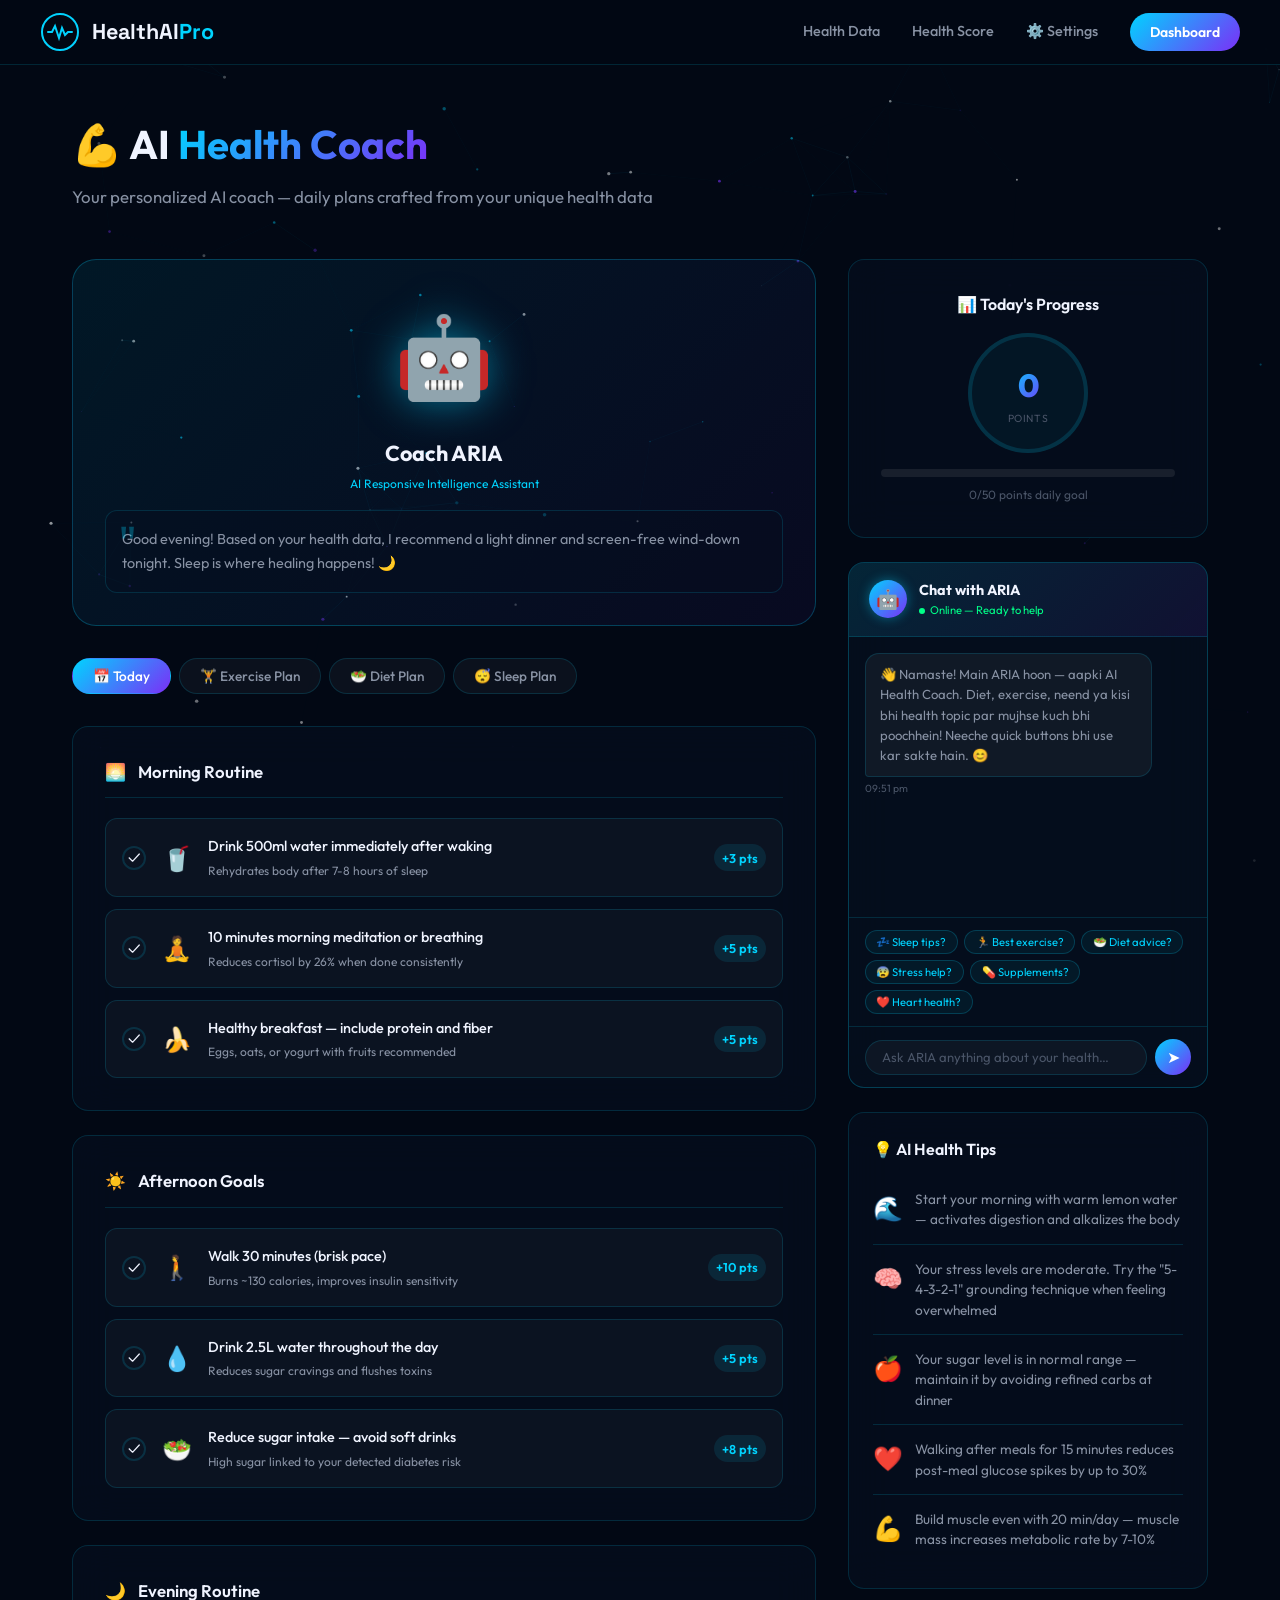
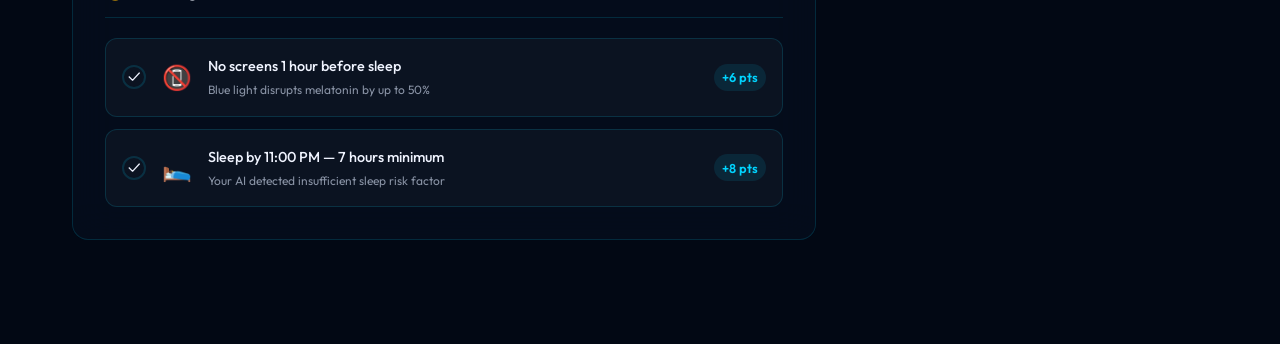
<file: pages/coach.html>
<!DOCTYPE html>
<html lang="en">

<head>
    <meta charset="UTF-8" />
    <meta name="viewport" content="width=device-width, initial-scale=1.0" />
    <title>AI Health Coach — HealthAI Pro</title>
    <meta name="description"
        content="Get a personalized daily health plan from your AI health coach based on your data." />
    <link rel="preconnect" href="https://fonts.googleapis.com" />
    <link
        href="https://fonts.googleapis.com/css2?family=Outfit:wght@300;400;500;600;700;800&family=Space+Grotesk:wght@400;500;600;700&display=swap"
        rel="stylesheet" />
    <link rel="stylesheet" href="../css/main.css" />
    <style>
        .coach-layout {
            display: grid;
            grid-template-columns: 1fr 360px;
            gap: 2rem;
            align-items: start;
        }

        .coach-avatar-card {
            background: linear-gradient(135deg, rgba(0, 212, 255, 0.08), rgba(123, 47, 247, 0.06));
            border: 1px solid rgba(0, 212, 255, 0.25);
            border-radius: var(--radius-xl);
            padding: 2rem;
            text-align: center;
            margin-bottom: 2rem;
        }

        .coach-avatar {
            font-size: 5rem;
            margin-bottom: 1rem;
            filter: drop-shadow(0 0 20px rgba(0, 212, 255, 0.5));
            animation: float 4s ease-in-out infinite;
        }

        .coach-name {
            font-size: 1.35rem;
            font-weight: 700;
            margin-bottom: 0.25rem;
        }

        .coach-greeting {
            background: rgba(6, 15, 30, 0.5);
            border: 1px solid var(--border);
            border-radius: var(--radius-md);
            padding: 1rem;
            text-align: left;
            font-size: 0.9rem;
            color: var(--text-secondary);
            line-height: 1.7;
            margin-top: 1rem;
            position: relative;
        }

        .coach-greeting::before {
            content: '"';
            font-size: 3rem;
            color: var(--primary);
            opacity: 0.3;
            position: absolute;
            top: -0.5rem;
            left: 0.75rem;
        }

        .plan-tabs {
            display: flex;
            gap: 0.5rem;
            margin-bottom: 2rem;
            flex-wrap: wrap;
        }

        .plan-tab {
            background: rgba(255, 255, 255, 0.04);
            border: 1px solid var(--border);
            border-radius: var(--radius-full);
            color: var(--text-secondary);
            font-size: 0.85rem;
            font-weight: 500;
            padding: 0.5rem 1.25rem;
            cursor: pointer;
            transition: all var(--transition);
        }

        .plan-tab.active {
            background: var(--grad-primary);
            border-color: transparent;
            color: white;
        }

        .plan-card {
            background: rgba(6, 15, 30, 0.7);
            border: 1px solid var(--border);
            border-radius: var(--radius-lg);
            padding: 2rem;
            backdrop-filter: blur(20px);
            margin-bottom: 1.5rem;
        }

        .plan-section-title {
            display: flex;
            align-items: center;
            gap: 0.75rem;
            font-size: 1.05rem;
            font-weight: 600;
            margin-bottom: 1.25rem;
            padding-bottom: 0.75rem;
            border-bottom: 1px solid var(--border);
        }

        .task-list {
            display: flex;
            flex-direction: column;
            gap: 0.75rem;
        }

        .task-item {
            display: flex;
            align-items: center;
            gap: 1rem;
            padding: 1rem;
            background: rgba(255, 255, 255, 0.03);
            border: 1px solid var(--border);
            border-radius: var(--radius-md);
            cursor: pointer;
            transition: all var(--transition);
        }

        .task-item:hover {
            border-color: var(--primary);
            background: rgba(0, 212, 255, 0.04);
        }

        .task-item.done {
            border-color: rgba(0, 255, 136, 0.3);
            background: rgba(0, 255, 136, 0.04);
        }

        .task-check {
            width: 24px;
            height: 24px;
            border-radius: 50%;
            border: 2px solid var(--border);
            display: flex;
            align-items: center;
            justify-content: center;
            flex-shrink: 0;
            transition: all var(--transition);
        }

        .task-item.done .task-check {
            border-color: var(--success);
            background: rgba(0, 255, 136, 0.2);
        }

        .task-icon {
            font-size: 1.5rem;
            flex-shrink: 0;
        }

        .task-content {
            flex: 1;
        }

        .task-title {
            font-size: 0.9rem;
            font-weight: 500;
        }

        .task-subtitle {
            font-size: 0.75rem;
            color: var(--text-secondary);
            margin-top: 0.15rem;
        }

        .task-points {
            font-size: 0.8rem;
            font-weight: 600;
            color: var(--primary);
            background: rgba(0, 212, 255, 0.1);
            padding: 0.2rem 0.5rem;
            border-radius: var(--radius-full);
        }

        .schedule-timeline {
            display: flex;
            flex-direction: column;
            gap: 0;
        }

        .schedule-item {
            display: flex;
            gap: 1rem;
            padding-bottom: 1.25rem;
            position: relative;
        }

        .schedule-item:not(:last-child)::after {
            content: '';
            position: absolute;
            left: 40px;
            top: 52px;
            bottom: 0;
            width: 1px;
            background: var(--border);
        }

        .schedule-time {
            font-size: 0.75rem;
            font-weight: 600;
            color: var(--text-muted);
            width: 65px;
            flex-shrink: 0;
            padding-top: 0.75rem;
            text-align: right;
        }

        .schedule-dot {
            width: 20px;
            height: 20px;
            border-radius: 50%;
            background: var(--grad-primary);
            flex-shrink: 0;
            margin-top: 0.65rem;
            box-shadow: 0 0 10px rgba(0, 212, 255, 0.4);
        }

        .schedule-content {
            flex: 1;
            background: rgba(255, 255, 255, 0.03);
            border: 1px solid var(--border);
            border-radius: var(--radius-md);
            padding: 0.875rem;
        }

        .schedule-title {
            font-size: 0.9rem;
            font-weight: 500;
            margin-bottom: 0.25rem;
        }

        .schedule-detail {
            font-size: 0.78rem;
            color: var(--text-secondary);
        }

        .tips-card {
            background: rgba(6, 15, 30, 0.7);
            border: 1px solid var(--border);
            border-radius: var(--radius-lg);
            padding: 1.5rem;
            backdrop-filter: blur(20px);
        }

        .tip-item {
            display: flex;
            gap: 0.75rem;
            padding: 0.875rem 0;
            border-bottom: 1px solid var(--border);
        }

        .tip-item:last-child {
            border-bottom: none;
        }

        .tip-icon {
            font-size: 1.5rem;
            flex-shrink: 0;
        }

        .tip-text {
            font-size: 0.85rem;
            color: var(--text-secondary);
            line-height: 1.5;
        }

        /* ── ARIA Chat ── */
        .aria-chat-card {
            background: rgba(6, 15, 30, 0.8);
            border: 1px solid rgba(0, 212, 255, 0.25);
            border-radius: var(--radius-lg);
            backdrop-filter: blur(20px);
            overflow: hidden;
            margin-bottom: 1.5rem;
        }

        .aria-chat-header {
            background: linear-gradient(135deg, rgba(0, 212, 255, 0.12), rgba(123, 47, 247, 0.10));
            padding: 1rem 1.25rem;
            display: flex;
            align-items: center;
            gap: 0.75rem;
            border-bottom: 1px solid rgba(0, 212, 255, 0.15);
        }

        .aria-avatar-sm {
            width: 38px;
            height: 38px;
            border-radius: 50%;
            background: var(--grad-primary);
            display: flex;
            align-items: center;
            justify-content: center;
            font-size: 1.2rem;
            flex-shrink: 0;
            box-shadow: 0 0 12px rgba(0, 212, 255, 0.4);
            animation: pulse 2s ease-in-out infinite;
        }

        .aria-chat-info {
            flex: 1;
        }

        .aria-chat-name {
            font-size: 0.9rem;
            font-weight: 700;
        }

        .aria-chat-status {
            font-size: 0.7rem;
            color: var(--success);
            display: flex;
            align-items: center;
            gap: 0.3rem;
        }

        .aria-status-dot {
            width: 6px;
            height: 6px;
            border-radius: 50%;
            background: var(--success);
            animation: pulse 1.5s infinite;
        }

        .aria-messages {
            height: 280px;
            overflow-y: auto;
            padding: 1rem;
            display: flex;
            flex-direction: column;
            gap: 0.75rem;
            scroll-behavior: smooth;
        }

        .aria-messages::-webkit-scrollbar {
            width: 4px;
        }

        .aria-messages::-webkit-scrollbar-thumb {
            background: rgba(0, 212, 255, 0.2);
            border-radius: 2px;
        }

        .msg-bubble {
            max-width: 88%;
            display: flex;
            flex-direction: column;
            gap: 0.25rem;
        }

        .msg-bubble.user {
            align-self: flex-end;
            align-items: flex-end;
        }

        .msg-bubble.aria {
            align-self: flex-start;
            align-items: flex-start;
        }

        .msg-text {
            padding: 0.65rem 0.9rem;
            border-radius: 14px;
            font-size: 0.82rem;
            line-height: 1.55;
        }

        .msg-bubble.user .msg-text {
            background: var(--grad-primary);
            color: white;
            border-radius: 14px 14px 4px 14px;
        }

        .msg-bubble.aria .msg-text {
            background: rgba(255, 255, 255, 0.05);
            border: 1px solid var(--border);
            color: var(--text-secondary);
            border-radius: 14px 14px 14px 4px;
        }

        .msg-time {
            font-size: 0.65rem;
            color: var(--text-muted);
        }

        .typing-indicator .msg-text {
            display: flex;
            align-items: center;
            gap: 4px;
            padding: 0.75rem 1rem;
        }

        .typing-dot {
            width: 7px;
            height: 7px;
            border-radius: 50%;
            background: var(--primary);
            animation: typingBounce 1.2s infinite;
        }

        .typing-dot:nth-child(2) {
            animation-delay: 0.2s;
        }

        .typing-dot:nth-child(3) {
            animation-delay: 0.4s;
        }

        @keyframes typingBounce {

            0%,
            60%,
            100% {
                transform: translateY(0);
                opacity: 0.4;
            }

            30% {
                transform: translateY(-6px);
                opacity: 1;
            }
        }

        .aria-quick-btns {
            display: flex;
            flex-wrap: wrap;
            gap: 0.4rem;
            padding: 0.75rem 1rem;
            border-top: 1px solid var(--border);
            border-bottom: 1px solid var(--border);
        }

        .quick-q-btn {
            background: rgba(0, 212, 255, 0.06);
            border: 1px solid rgba(0, 212, 255, 0.2);
            border-radius: var(--radius-full);
            color: var(--primary);
            font-size: 0.7rem;
            padding: 0.25rem 0.65rem;
            cursor: pointer;
            transition: all var(--transition);
            font-family: inherit;
        }

        .quick-q-btn:hover {
            background: rgba(0, 212, 255, 0.15);
            border-color: var(--primary);
        }

        .aria-input-row {
            display: flex;
            align-items: center;
            gap: 0.5rem;
            padding: 0.75rem 1rem;
        }

        .aria-input {
            flex: 1;
            background: rgba(255, 255, 255, 0.04);
            border: 1px solid var(--border);
            border-radius: var(--radius-full);
            color: var(--text-primary);
            font-family: inherit;
            font-size: 0.82rem;
            padding: 0.55rem 1rem;
            outline: none;
            transition: border-color var(--transition);
        }

        .aria-input:focus {
            border-color: var(--primary);
        }

        .aria-input::placeholder {
            color: var(--text-muted);
        }

        .aria-send-btn {
            width: 36px;
            height: 36px;
            border-radius: 50%;
            background: var(--grad-primary);
            border: none;
            color: white;
            font-size: 1rem;
            cursor: pointer;
            display: flex;
            align-items: center;
            justify-content: center;
            transition: all var(--transition);
            flex-shrink: 0;
        }

        .aria-send-btn:hover {
            transform: scale(1.1);
            box-shadow: 0 4px 15px rgba(0, 212, 255, 0.4);
        }

        @media (max-width: 900px) {
            .coach-layout {
                grid-template-columns: 1fr;
            }
        }
    </style>
</head>

<body>
    <canvas id="particles-canvas"></canvas>

    <nav class="navbar scrolled">
        <div class="nav-container">
            <a href="../index.html" class="nav-logo">
                <div class="logo-icon"><svg viewBox="0 0 40 40" fill="none">
                        <circle cx="20" cy="20" r="18" stroke="url(#l1)" stroke-width="2" />
                        <path d="M8 20h4l3-6 4 12 3-10 3 7 3-3h4" stroke="url(#l1)" stroke-width="2"
                            stroke-linecap="round" />
                        <defs>
                            <linearGradient id="l1" x1="0" y1="0" x2="40" y2="40">
                                <stop offset="0%" stop-color="#00d4ff" />
                                <stop offset="100%" stop-color="#7b2ff7" />
                            </linearGradient>
                        </defs>
                    </svg></div>
                <span class="logo-text">HealthAI<span class="logo-accent">Pro</span></span>
            </a>
            <div class="nav-links">
                <a href="health-data.html" class="nav-link">Health Data</a>
                <a href="gamification.html" class="nav-link">Health Score</a>
                <a href="settings.html" class="nav-link">⚙️ Settings</a>
                <a href="dashboard.html" class="btn-nav-primary">Dashboard</a>
            </div>
        </div>
    </nav>

    <div class="page-header">
        <h1 class="page-title">💪 AI <span class="gradient-text">Health Coach</span></h1>
        <p class="page-subtitle">Your personalized AI coach — daily plans crafted from your unique health data</p>
    </div>

    <div class="page-content">
        <div class="coach-layout">
            <!-- Left: Plan -->
            <div>
                <!-- Coach Greeting -->
                <div class="coach-avatar-card">
                    <div class="coach-avatar">🤖</div>
                    <div class="coach-name">Coach ARIA</div>
                    <div style="font-size:0.75rem;color:var(--primary);margin-bottom:0.25rem;">AI Responsive
                        Intelligence Assistant</div>
                    <div class="coach-greeting" id="coachGreeting">
                        Good evening! Based on your health data, I've crafted a personalized plan to help you reduce
                        your diabetes risk and improve cardiovascular health. Your stress levels are moderate —
                        let's prioritize sleep and movement today. You got this! 💪
                    </div>
                </div>

                <!-- Plan Tabs -->
                <div class="plan-tabs">
                    <button class="plan-tab active" onclick="showPlan('today', this)">📅 Today</button>
                    <button class="plan-tab" onclick="showPlan('exercise', this)">🏋️ Exercise Plan</button>
                    <button class="plan-tab" onclick="showPlan('diet', this)">🥗 Diet Plan</button>
                    <button class="plan-tab" onclick="showPlan('sleep', this)">😴 Sleep Plan</button>
                </div>

                <!-- Today's Tasks -->
                <div id="plan-today">
                    <div class="plan-card">
                        <div class="plan-section-title"><span>🌅</span> Morning Routine</div>
                        <div class="task-list">
                            <div class="task-item" onclick="toggleTask(this)">
                                <div class="task-check">✓</div>
                                <div class="task-icon">🥤</div>
                                <div class="task-content">
                                    <div class="task-title">Drink 500ml water immediately after waking</div>
                                    <div class="task-subtitle">Rehydrates body after 7-8 hours of sleep</div>
                                </div>
                                <div class="task-points">+3 pts</div>
                            </div>
                            <div class="task-item" onclick="toggleTask(this)">
                                <div class="task-check">✓</div>
                                <div class="task-icon">🧘</div>
                                <div class="task-content">
                                    <div class="task-title">10 minutes morning meditation or breathing</div>
                                    <div class="task-subtitle">Reduces cortisol by 26% when done consistently</div>
                                </div>
                                <div class="task-points">+5 pts</div>
                            </div>
                            <div class="task-item" onclick="toggleTask(this)">
                                <div class="task-check">✓</div>
                                <div class="task-icon">🍌</div>
                                <div class="task-content">
                                    <div class="task-title">Healthy breakfast — include protein and fiber</div>
                                    <div class="task-subtitle">Eggs, oats, or yogurt with fruits recommended</div>
                                </div>
                                <div class="task-points">+5 pts</div>
                            </div>
                        </div>
                    </div>

                    <div class="plan-card">
                        <div class="plan-section-title"><span>☀️</span> Afternoon Goals</div>
                        <div class="task-list">
                            <div class="task-item" onclick="toggleTask(this)">
                                <div class="task-check">✓</div>
                                <div class="task-icon">🚶</div>
                                <div class="task-content">
                                    <div class="task-title">Walk 30 minutes (brisk pace)</div>
                                    <div class="task-subtitle">Burns ~130 calories, improves insulin sensitivity</div>
                                </div>
                                <div class="task-points">+10 pts</div>
                            </div>
                            <div class="task-item" onclick="toggleTask(this)">
                                <div class="task-check">✓</div>
                                <div class="task-icon">💧</div>
                                <div class="task-content">
                                    <div class="task-title">Drink 2.5L water throughout the day</div>
                                    <div class="task-subtitle">Reduces sugar cravings and flushes toxins</div>
                                </div>
                                <div class="task-points">+5 pts</div>
                            </div>
                            <div class="task-item" onclick="toggleTask(this)">
                                <div class="task-check">✓</div>
                                <div class="task-icon">🥗</div>
                                <div class="task-content">
                                    <div class="task-title">Reduce sugar intake — avoid soft drinks</div>
                                    <div class="task-subtitle">High sugar linked to your detected diabetes risk</div>
                                </div>
                                <div class="task-points">+8 pts</div>
                            </div>
                        </div>
                    </div>

                    <div class="plan-card">
                        <div class="plan-section-title"><span>🌙</span> Evening Routine</div>
                        <div class="task-list">
                            <div class="task-item" onclick="toggleTask(this)">
                                <div class="task-check">✓</div>
                                <div class="task-icon">📵</div>
                                <div class="task-content">
                                    <div class="task-title">No screens 1 hour before sleep</div>
                                    <div class="task-subtitle">Blue light disrupts melatonin by up to 50%</div>
                                </div>
                                <div class="task-points">+6 pts</div>
                            </div>
                            <div class="task-item" onclick="toggleTask(this)">
                                <div class="task-check">✓</div>
                                <div class="task-icon">🛌</div>
                                <div class="task-content">
                                    <div class="task-title">Sleep by 11:00 PM — 7 hours minimum</div>
                                    <div class="task-subtitle">Your AI detected insufficient sleep risk factor</div>
                                </div>
                                <div class="task-points">+8 pts</div>
                            </div>
                        </div>
                    </div>
                </div>

                <!-- Exercise Plan -->
                <div id="plan-exercise" style="display:none;">
                    <div class="plan-card">
                        <div class="plan-section-title"><span>🏋️</span> Weekly Exercise Schedule</div>
                        <div class="schedule-timeline">
                            <div class="schedule-item">
                                <div class="schedule-time">MON</div>
                                <div class="schedule-dot"></div>
                                <div class="schedule-content">
                                    <div class="schedule-title">Brisk Walk 30min + Stretching 10min</div>
                                    <div class="schedule-detail">Low intensity cardio — ideal for beginners · Burns ~140
                                        kcal</div>
                                </div>
                            </div>
                            <div class="schedule-item">
                                <div class="schedule-time">TUE</div>
                                <div class="schedule-dot" style="background:linear-gradient(135deg,#00ff88,#00d4ff);">
                                </div>
                                <div class="schedule-content">
                                    <div class="schedule-title">Yoga / Meditation 20min</div>
                                    <div class="schedule-detail">Reduces cortisol and improves flexibility · Targets
                                        your stress risk</div>
                                </div>
                            </div>
                            <div class="schedule-item">
                                <div class="schedule-time">WED</div>
                                <div class="schedule-dot" style="background:linear-gradient(135deg,#7b2ff7,#ff6b6b);">
                                </div>
                                <div class="schedule-content">
                                    <div class="schedule-title">Strength Training 30min (body weight)</div>
                                    <div class="schedule-detail">Squats, push-ups, lunges · Builds metabolism · Burns
                                        ~200 kcal</div>
                                </div>
                            </div>
                            <div class="schedule-item">
                                <div class="schedule-time">THU</div>
                                <div class="schedule-dot"></div>
                                <div class="schedule-content">
                                    <div class="schedule-title">Rest Day + 20min Walk</div>
                                    <div class="schedule-detail">Active recovery · keeps metabolism up</div>
                                </div>
                            </div>
                            <div class="schedule-item">
                                <div class="schedule-time">FRI</div>
                                <div class="schedule-dot" style="background:linear-gradient(135deg,#ff4757,#ffb347);">
                                </div>
                                <div class="schedule-content">
                                    <div class="schedule-title">Cycling or Swimming 40min</div>
                                    <div class="schedule-detail">Joint-friendly cardio · Burns ~280 kcal · Great heart
                                        health booster</div>
                                </div>
                            </div>
                            <div class="schedule-item">
                                <div class="schedule-time">SAT</div>
                                <div class="schedule-dot"></div>
                                <div class="schedule-content">
                                    <div class="schedule-title">Sports + Social Activity 60min</div>
                                    <div class="schedule-detail">Badminton, cricket or dance · Fun activity boosts
                                        consistency</div>
                                </div>
                            </div>
                            <div class="schedule-item">
                                <div class="schedule-time">SUN</div>
                                <div class="schedule-dot" style="background:linear-gradient(135deg,#00ff88,#7b2ff7);">
                                </div>
                                <div class="schedule-content">
                                    <div class="schedule-title">Deep Rest + 30min Nature Walk</div>
                                    <div class="schedule-detail">Full recovery day · Nature reduces stress hormones by
                                        16%</div>
                                </div>
                            </div>
                        </div>
                    </div>
                </div>

                <!-- Diet Plan -->
                <div id="plan-diet" style="display:none;">
                    <div class="plan-card">
                        <div class="plan-section-title"><span>🌅</span> Breakfast (7–9 AM)</div>
                        <div class="task-list">
                            <div class="task-item">
                                <div class="task-icon">🥣</div>
                                <div class="task-content">
                                    <div class="task-title">Oatmeal with banana and almonds</div>
                                    <div class="task-subtitle">320 kcal · 12g protein · Low glycemic index</div>
                                </div>
                            </div>
                            <div class="task-item">
                                <div class="task-icon">🍳</div>
                                <div class="task-content">
                                    <div class="task-title">2 eggs + whole wheat toast (alternative)</div>
                                    <div class="task-subtitle">280 kcal · 18g protein · Rich in B12</div>
                                </div>
                            </div>
                        </div>
                    </div>
                    <div class="plan-card">
                        <div class="plan-section-title"><span>☀️</span> Lunch (12–2 PM)</div>
                        <div class="task-list">
                            <div class="task-item">
                                <div class="task-icon">🍛</div>
                                <div class="task-content">
                                    <div class="task-title">Brown rice + dal + vegetables + curd</div>
                                    <div class="task-subtitle">450 kcal · Complete nutrition · Rich in fiber</div>
                                </div>
                            </div>
                            <div class="task-item">
                                <div class="task-icon">🥗</div>
                                <div class="task-content">
                                    <div class="task-title">Large salad with paneer or chicken</div>
                                    <div class="task-subtitle">320 kcal · High protein, low carb alternative</div>
                                </div>
                            </div>
                        </div>
                    </div>
                    <div class="plan-card">
                        <div class="plan-section-title"><span>🌙</span> Dinner (7–8:30 PM)</div>
                        <div class="task-list">
                            <div class="task-item">
                                <div class="task-icon">🥘</div>
                                <div class="task-content">
                                    <div class="task-title">Light vegetable soup + 2 chapati</div>
                                    <div class="task-subtitle">320 kcal · Easy to digest for night</div>
                                </div>
                            </div>
                            <div class="task-item">
                                <div class="task-icon">🐟</div>
                                <div class="task-content">
                                    <div class="task-title">Grilled fish/chicken with steamed vegs</div>
                                    <div class="task-subtitle">350 kcal · Omega-3 rich · Heart healthy</div>
                                </div>
                            </div>
                        </div>
                    </div>
                    <div class="plan-card" style="background:rgba(255,71,87,0.04);border-color:rgba(255,71,87,0.2);">
                        <div class="plan-section-title" style="color:var(--danger);"><span>🚫</span> Foods to Avoid
                        </div>
                        <div class="task-list">
                            <div class="task-item">
                                <div class="task-icon">🥤</div>
                                <div class="task-content">
                                    <div class="task-title">Sugary drinks and soft beverages</div>
                                    <div class="task-subtitle">Linked to your detected diabetes risk factor</div>
                                </div>
                            </div>
                            <div class="task-item">
                                <div class="task-icon">🍟</div>
                                <div class="task-content">
                                    <div class="task-title">Fried fast food more than once a week</div>
                                    <div class="task-subtitle">High trans-fat damages cardiovascular health</div>
                                </div>
                            </div>
                            <div class="task-item">
                                <div class="task-icon">🧂</div>
                                <div class="task-content">
                                    <div class="task-title">Excessive salt (>5g/day)</div>
                                    <div class="task-subtitle">Raises blood pressure — linked to hypertension risk</div>
                                </div>
                            </div>
                        </div>
                    </div>
                </div>

                <!-- Sleep Plan -->
                <div id="plan-sleep" style="display:none;">
                    <div class="plan-card">
                        <div class="plan-section-title"><span>😴</span> Optimized Sleep Protocol</div>
                        <div class="schedule-timeline">
                            <div class="schedule-item">
                                <div class="schedule-time">9:00 PM</div>
                                <div class="schedule-dot"></div>
                                <div class="schedule-content">
                                    <div class="schedule-title">Dim the lights</div>
                                    <div class="schedule-detail">Signal your body that night is approaching · Triggers
                                        melatonin release</div>
                                </div>
                            </div>
                            <div class="schedule-item">
                                <div class="schedule-time">9:30 PM</div>
                                <div class="schedule-dot"></div>
                                <div class="schedule-content">
                                    <div class="schedule-title">No more caffeine or heavy meals</div>
                                    <div class="schedule-detail">Caffeine stays in system for 5-6 hours · Can disrupt
                                        sleep architecture</div>
                                </div>
                            </div>
                            <div class="schedule-item">
                                <div class="schedule-time">10:00 PM</div>
                                <div class="schedule-dot"></div>
                                <div class="schedule-content">
                                    <div class="schedule-title">Put away all screens</div>
                                    <div class="schedule-detail">Blue light suppresses melatonin by up to 50% — read a
                                        book instead</div>
                                </div>
                            </div>
                            <div class="schedule-item">
                                <div class="schedule-time">10:15 PM</div>
                                <div class="schedule-dot"></div>
                                <div class="schedule-content">
                                    <div class="schedule-title">Breathing or journaling for 10min</div>
                                    <div class="schedule-detail">4-7-8 breathing reduces sleep latency by 40%</div>
                                </div>
                            </div>
                            <div class="schedule-item">
                                <div class="schedule-time">10:30 PM</div>
                                <div class="schedule-dot" style="background:var(--grad-secondary);"></div>
                                <div class="schedule-content">
                                    <div class="schedule-title">Lights out — Target sleep</div>
                                    <div class="schedule-detail">Room temp: 18–20°C optimal · 7–8 hours target</div>
                                </div>
                            </div>
                            <div class="schedule-item">
                                <div class="schedule-time">6:30 AM</div>
                                <div class="schedule-dot" style="background:linear-gradient(135deg,#ffcd39,#ffb347);">
                                </div>
                                <div class="schedule-content">
                                    <div class="schedule-title">Wake up — no snooze</div>
                                    <div class="schedule-detail">Consistent wake time regulates your circadian rhythm
                                    </div>
                                </div>
                            </div>
                        </div>
                    </div>
                </div>
            </div>

            <!-- Right: Daily Score + ARIA Chat + Tips -->
            <div>
                <div class="plan-card" style="text-align:center;margin-bottom:1.5rem;">
                    <h3 style="font-size:1rem;font-weight:600;margin-bottom:1rem;">📊 Today's Progress</h3>
                    <div class="score-circle" style="margin:0 auto 1rem;">
                        <div class="score-value" id="todayProgress">0</div>
                        <div class="score-label">points</div>
                    </div>
                    <div class="progress-bar" style="margin:0 0 0.5rem;">
                        <div class="progress-fill" id="progressFill" style="width:0%"></div>
                    </div>
                    <div style="font-size:0.75rem;color:var(--text-muted);" id="progressText">0/50 points daily goal
                    </div>
                </div>

                <!-- ARIA Interactive Chat -->
                <div class="aria-chat-card">
                    <div class="aria-chat-header">
                        <div class="aria-avatar-sm">🤖</div>
                        <div class="aria-chat-info">
                            <div class="aria-chat-name">Chat with ARIA</div>
                            <div class="aria-chat-status">
                                <div class="aria-status-dot"></div> Online — Ready to help
                            </div>
                        </div>
                    </div>
                    <div class="aria-messages" id="ariaMessages"></div>
                    <div class="aria-quick-btns">
                        <button class="quick-q-btn" onclick="sendQuick(this)">💤 Sleep tips?</button>
                        <button class="quick-q-btn" onclick="sendQuick(this)">🏃 Best exercise?</button>
                        <button class="quick-q-btn" onclick="sendQuick(this)">🥗 Diet advice?</button>
                        <button class="quick-q-btn" onclick="sendQuick(this)">😰 Stress help?</button>
                        <button class="quick-q-btn" onclick="sendQuick(this)">💊 Supplements?</button>
                        <button class="quick-q-btn" onclick="sendQuick(this)">❤️ Heart health?</button>
                    </div>
                    <div class="aria-input-row">
                        <input class="aria-input" id="ariaInput" type="text"
                            placeholder="Ask ARIA anything about your health…"
                            onkeydown="if(event.key==='Enter') sendMessage()" />
                        <button class="aria-send-btn" onclick="sendMessage()" title="Send">➤</button>
                    </div>
                </div>

                <div class="tips-card">
                    <h3 style="font-size:1rem;font-weight:600;margin-bottom:0.75rem;">💡 AI Health Tips</h3>
                    <div class="tip-item">
                        <div class="tip-icon">🌊</div>
                        <div class="tip-text">Start your morning with warm lemon water — activates digestion and
                            alkalizes the body</div>
                    </div>
                    <div class="tip-item">
                        <div class="tip-icon">🧠</div>
                        <div class="tip-text">Your stress levels are moderate. Try the "5-4-3-2-1" grounding technique
                            when feeling overwhelmed</div>
                    </div>
                    <div class="tip-item">
                        <div class="tip-icon">🍎</div>
                        <div class="tip-text">Your sugar level is in normal range — maintain it by avoiding refined
                            carbs at dinner</div>
                    </div>
                    <div class="tip-item">
                        <div class="tip-icon">❤️</div>
                        <div class="tip-text">Walking after meals for 15 minutes reduces post-meal glucose spikes by up
                            to 30%</div>
                    </div>
                    <div class="tip-item">
                        <div class="tip-icon">💪</div>
                        <div class="tip-text">Build muscle even with 20 min/day — muscle mass increases metabolic rate
                            by 7-10%</div>
                    </div>
                </div>
            </div>
        </div>
    </div>

    <script src="../js/particles.js"></script>
    <script>
        /* ══════════════════════════════════════════════
           ARIA — Advanced Health Intelligence Engine v2
           Handles 50+ topics + smart contextual fallback
           ══════════════════════════════════════════════ */

        const ariaKB = [
            // ── Greetings ──
            {
                k: ['hi ', 'hello', 'hii', 'hey ', 'namaste', 'namaskar', 'aria', 'kya hal', 'kese ho', 'kaise ho', 'sup ', 'helo'],
                r: '👋 Namaste! Main ARIA hoon — aapki AI Health Coach. Diet, exercise, neend, stress, cancer, thyroid, BP, cholesterol ya kisi bhi health topic par poochhein. Main hamesha jawab dunga. Kya jaanna chahte hain? 😊'
            },

            // ── Thank you ──
            {
                k: ['thanks', 'thank', 'shukriya', 'dhanyavad', 'shukriyaa', 'helpful', 'bahut accha', 'bohot accha', 'great ans', 'acha jawab'],
                r: '😊 Khushi hui help karke! Consistency hi key hai — ek chota change aaj karein, kal aur asaan ho jayega. Kuch aur poochhna ho to main yahaan hoon. 💪'
            },

            // ── Sleep ──
            {
                k: ['sleep', 'neend', 'sona', 'insomnia', 'soona', 'raat ko', 'jagta', 'uthna', 'so nahi', 'nind nahi', 'sleepless'],
                r: '😴 Sleep Tips: Roz 7-8 ghante zaroori hai. Fixed bedtime — 10:30 PM sona, 6:30 AM uthna. Sone se 1 hr pehle screens off karein. Kamra dark aur thanda (18-20°C) rakhen. 4-7-8 breathing: 4 sec inhale → 7 sec hold → 8 sec exhale. Chamomile tea bhi helpful hai. Isse sleep quality 40% improve hoti hai!'
            },

            // ── Exercise ──
            {
                k: ['exercise', 'workout', 'gym', 'vyayam', 'jogging', 'running', 'cardio', 'lifting', 'squat', 'pushup', 'plank', 'yoga', 'pilates', 'hiit', 'zumba', 'cycling', 'swimming', 'aerobic'],
                r: '🏃 Exercise Plan: Din mein 30 min brisk walk se heart disease 35% aur diabetes 40% kam hata hai. Mon/Wed/Fri — cardio 30 min, Tue/Thu — yoga/strength 20 min, Sat — sport 1 hr, Sun — nature walk. HIIT (High Intensity) best fat burner hai — 20 min mein 300+ kcal burn! Slowly intensity badhayen.'
            },

            // ── Diet / Nutrition ──
            {
                k: ['diet', 'khana', 'khaana', 'food', 'meal', 'breakfast', 'lunch', 'dinner', 'bhojan', 'nutrition', 'nutrients', 'calorie', 'calories', 'macros', 'fiber', 'protein', 'carbs', 'carbohydrate'],
                r: '🥗 Diet Guide: Subah — oats + kela + badam (320 kcal). Lunch — brown rice + dal + sabzi + dahi (450 kcal). Dinner — light soup ya grilled protein. 2.5L paani daily. Avoid: sugary drinks, fried food, excess namak, maida. Khaane ke baad 15 min walk zaroor karein — post-meal glucose 30% kam hota hai!'
            },

            // ── Stress & Anxiety ──
            {
                k: ['stress', 'tension', 'anxiety', 'chinta', 'pareshaan', 'pressure', 'tnaav', 'ghabrahat', 'nervousness', 'panic', 'overthinking', 'mental', 'depressed', 'depression', 'sad ', 'dukhi', 'udaas'],
                r: '🧘 Stress & Mental Health: Rozana 10 min meditation cortisol 26% kam karta hai. "5-4-3-2-1" grounding try karein. Deep breathing (box breathing): 4 sec in, 4 hold, 4 out, 4 hold. Journaling, nature walk, social connections bhi powerful tools hain. Agar 2+ weeks depression ho to professional help zaroor lein — yeh weakness nahi, strength hai.'
            },

            // ── Water / Hydration ──
            {
                k: ['water', 'paani', 'hydration', 'dehydration', 'pyas', 'thirst', 'dry mouth', 'dry lips', 'urine', 'peshab ka rang'],
                r: '💧 Hydration: Target 2.5-3L daily. Subah uthte hi 500ml warm paani — metabolism 30% boost karta hai. Dark yellow urine = dehydration sign. Coconut water electrolytes ke liye best hai. Avoid: cold drinks, packaged juice, energy drinks. Fruits (cucumber, watermelon) bhi hydration mein help karte hain.'
            },

            // ── Energy / Fatigue ──
            {
                k: ['energy', 'thakaan', 'thakan', 'tired', 'fatigue', 'kamzor', 'weakness', 'laziness', 'aalas', 'bore', 'sluggish', 'lethargic'],
                r: '⚡ Energy Boost: Main causes — poor sleep, dehydration, iron/B12 deficiency, low vitamin D. Solutions: 7-8 hrs neend, 2.5L paani, protein breakfast (eggs/paneer), 10 min morning sunlight. Avoid caffeine after 3 PM. Iron ke liye: palak, rajma, dates. B12 ke liye: dahi, chhach, eggs. Blood test zaroor karwayen!'
            },

            // ── Heart / BP / Hypertension ──
            {
                k: ['heart', 'dil', 'cardiovascular', 'bp', 'blood pressure', 'hypertension', 'cholesterol', 'triglyceride', 'hdl', 'ldl', 'angina', 'chest pain', 'seene mein dard', 'palpitation', 'heart rate', 'pulse'],
                r: '❤️ Heart Health: Rozana 30 min walk + low sodium diet (5g/day max) + quit smoking = heart risk 40% kam. Cholesterol ke liye: oats, flaxseed, olive oil, green tea. BP normal: 120/80 — 140+ hone par doctor se milein. Omega-3 (machli, akhrot) LDL kam karta hai. Paan masala, gutkha strictly avoid karein.'
            },

            // ── Diabetes / Blood Sugar ──
            {
                k: ['diabetes', 'sugar', 'blood sugar', 'shakar', 'glucose', 'insulin', 'hba1c', 'type 1', 'type 2', 'prediabetes', 'fasting sugar', 'pp sugar', 'glycemic', 'metformin'],
                r: '🩸 Diabetes Management: Khaane ke baad 15 min walk — glucose 30% kam. HbA1c target: <7% (diabetic), <5.7% (normal). Avoid: white rice, maida, sweetened drinks. Prefer: oats, brown rice, daliya, bitter gourd (karela), fenugreek (methi). Stress aur poor sleep bhi blood sugar badhata hai. Monthly checkups zaroor.'
            },

            // ── Weight / Obesity ──
            {
                k: ['weight', 'mota', 'patla', 'bmi', 'fat', 'obese', 'obesity', 'slim', 'tummy', 'belly fat', 'pet', 'waist', 'weight gain', 'weight loss', 'overweight', 'underweight'],
                r: '⚖️ Weight: Crash diet kabhi nahi — 0.5-1 kg/week safe goal. Daily 300-500 kcal deficit. Protein badhayen (eggs, paneer, dal, chhach) — satiety 40% badhta hai. Belly fat ke liye: HIIT, plank, reduce stress (cortisol belly fat badhata hai), aur 7-8 hrs neend. Avoid: late night eating, alcohol, refined sugar.'
            },

            // ── Supplements / Vitamins ──
            {
                k: ['supplement', 'vitamin', 'tablet', 'capsule', 'dawai', 'dawa', 'multivitamin', 'zinc', 'iron', 'calcium', 'magnesium', 'omega', 'fish oil', 'protein powder', 'whey'],
                r: '💊 Supplements (Indian context): Vitamin D3 — agar dhoop nahi milti (2000 IU). B12 — vegetarians ke liye must. Iron — women aur anemia patients ke liye. Omega-3 — heart aur brain ke liye. Calcium + K2 — bones ke liye. Protein powder — agar diet se pura na ho. But pehle blood test karwayen, phir doctor se confirm karein.'
            },

            // ── Immunity / Infections ──
            {
                k: ['immunity', 'immune', 'infection', 'bukhar', 'fever', 'cold', 'flu', 'cough', 'khansi', 'sardi', 'zukam', 'viral', 'bacteria', 'weak immunity', 'chamdi', 'allergy', 'allergic'],
                r: '🛡️ Immunity Boost: Vitamin C (amla, lemon, guava) rozana lein. Zinc (seeds, nuts) + Vitamin D + sleep = immune powerhouse. Turmeric (haldi) milk raat ko. Tulsi, ginger, black pepper tea kaafi effective hai. Roz 30 min walk immunity 35% tak badhayi sakti hai. Processed food aur excess sugar immunity ko kamzor karte hain.'
            },

            // ── Thyroid ──
            {
                k: ['thyroid', 'hypothyroid', 'hyperthyroid', 'tsh', 't3', 't4', 'thyroxine', 'thyroid gland'],
                r: '🦋 Thyroid Health: Hypothyroid (low thyroid) ke symptoms: thakaan, weight gain, hair fall, constipation. Hyperthyroid: weight loss, rapid heartbeat, anxiety. TSH test normal range: 0.4-4.0 mIU/L. Selenium (Brazil nuts), Iodine (salt, fish), Zinc (seeds) helpful hain. Soy aur raw cruciferous vegetables excess mein avoid karein. Doctor se TSH test zaroor karwayen.'
            },

            // ── Liver ──
            {
                k: ['liver', 'fatty liver', 'jaundice', 'jaundis', 'hepatitis', 'bilirubin', 'sgot', 'sgpt', 'alt', 'ast', 'cirrhosis'],
                r: '🫀 Liver Health: Fatty liver ke liye — alcohol completely avoid karein. Weight kam karein — 5-10% weight loss se fatty liver 40% improve hoti hai. Avoid: oily food, packaged snacks. Helpful: green vegetables, garlic, turmeric, green tea, coffee (in moderation). Roz pani 3L. LFT test baar baar karwayen. No self-medication — paracetamol bhi excess mein harmful hai.'
            },

            // ── Kidney ──
            {
                k: ['kidney', 'gurdaa', 'creatinine', 'uric acid', 'ckd', 'renal', 'nephritis', 'dialysis', 'kidney stone', 'pathri', 'proteinuria'],
                r: '🫘 Kidney Health: Roz 2.5-3L paani — kidney stones aur UTI prevent karta hai. Low sodium diet (6g/day max). Avoid: excess protein, NSAIDs (ibuprofen), energy drinks. Creatinine normal: 0.6-1.2 mg/dL. Kidney stone ke liye: lemon paani, oxalate-rich food (spinach, nuts) moderate karein. Uric acid high ho to: red meat, alcohol avoid karein.'
            },

            // ── Lungs / Breathing ──
            {
                k: ['lungs', 'lung', 'breathing', 'saans', 'asthma', 'bronchitis', 'copd', 'respiratory', 'phephde', 'tbc', 'tb', 'tuberculosis', 'pneumonia', 'oxygen', 'inhaler', 'wheezing'],
                r: '🫁 Lung Health: Smoking/vaping strictly avoid. Roz deep breathing exercises — pranayam (anulom-vilom, bhastrika) lungs capacity badhayi hain. Air pollution wale din N95 mask pehno. Asthma mein: trigger identify karein (dust, cold air, pets). Vitamin C + D immunity support karta hai. Indoor plants (aloe vera, spider plant) air purify karte hain.'
            },

            // ── Bone / Joint / Arthritis ──
            {
                k: ['bone', 'haddi', 'joint', 'jod', 'arthritis', 'osteoporosis', 'calcium', 'fracture', 'ghutna', 'knee', 'back pain', 'kamar dard', 'jodon mein dard', 'gout', 'rheumatoid'],
                r: '🦴 Bone & Joint Health: Calcium (dahi, doodh, ragi, sesame) + Vitamin D3 (dhoop 20 min daily) = strong bones. Arthritis ke liye: low-impact exercise — swimming, cycling, yoga. Anti-inflammatory: turmeric + black pepper, fish oil, cherries. Avoid: processed food, alcohol, smoking — bone density kharab karte hain. Weight control bhi knee joints ke liye bahut zaroori hai.'
            },

            // ── Digestion / Gut ──
            {
                k: ['digestion', 'pet dard', 'stomach', 'pait', 'constipation', 'kabziyat', 'diarrhea', 'loose motion', 'acidity', 'gas', 'bloating', 'ibs', 'cramps', 'nausea', 'ulti', 'vomiting', 'gastric', 'gerd', 'acid reflux'],
                r: '🫄 Gut Health: Probiotic foods (dahi, kefir, kanji) gut bacteria badhayte hain. Fiber (sabzi, fruits, whole grains) digestion smooth rakhta hai. Acidity ke liye: cold milk, banana, almonds. Avoid: spicy food, oily food, alcohol, caffeine excess. 2.5L paani daily. Khaane ke turant baad na soyen — 2-3 hrs gap rakhein. IBS mein: stress management bhi bohot zaroori hai.'
            },

            // ── Skin ──
            {
                k: ['skin', 'chamdi', 'acne', 'pimple', 'darshan', 'rash', 'eczema', 'psoriasis', 'dry skin', 'oily skin', 'face', 'facial', 'glow', 'glowing', 'sunburn', 'tan', 'dark spot', 'pigmentation', 'wrinkle'],
                r: '✨ Skin Health: 2.5L paani daily = natural glow. Vitamin C (amla, lemon) = collagen boost. Acne ke liye: less sugar, less dairy, less stress. Sunscreen SPF 30+ roz — Indian sun harsh hai. Moisturizer (aloe vera gel free!) daily use karein. Sabzi + fruits antioxidants dete hain. Zyada facewash avoid karein — skin ka natural oil badhta hai. 7-8 hrs neend = skin repair time.'
            },

            // ── Hair ──
            {
                k: ['hair', 'baal', 'hair fall', 'hair loss', 'baal jharna', 'baldness', 'dandruff', 'scalp', 'alopecia', 'hair growth', 'thinning hair', 'bale'],
                r: '💇 Hair Health: Iron + B12 + Zinc + Biotin deficiency = hair fall. Blood test zaroor karwayen. Diet: eggs, dahi, spinach, nuts, seeds. Onion juice (20 min) scalp pe lagana circulation badhata hai. Stress aur thyroid bhi hair fall ka bada reason hai. Hot water se head wash avoid karein. Oil massage (coconut/castor) weekly ek baar karein. Harsh shampoos avoid karein.'
            },

            // ── Eye Health ──
            {
                k: ['eye', 'aankhein', 'aankh', 'vision', 'eyesight', 'screen time', 'dry eyes', 'spectacles', 'glasses', 'cataract', 'glaucoma', 'retina', 'blindness'],
                r: '👁️ Eye Health: 20-20-20 rule follow karein — har 20 min mein 20 sec ke liye 20 ft door dekho. Carrot, green leafy vegetables (lutein), eggs (zeaxanthin) aankhon ke liye best hain. Screen brightness zoom zoom se adjust karein. Dark room mein mobile avoid karein. Vitamin A deficiency = night blindness. Roz 6+ hrs neend aankhon ke liye must hai.'
            },

            // ── Mental Health / Depression ──
            {
                k: ['mental health', 'depression', 'depressed', 'mood', 'lonely', 'loneliness', 'suicidal', 'self harm', 'sadness', 'bipolar', 'ocd', 'ptsd', 'phobia', 'panic attack'],
                r: '🧠 Mental Health: Aap akele nahi hain. Baat karna sabse zaroori hai — kisi trusted person se ya professional se. Exercise (even 20 min walk) serotonin badhata hai. Sunlight, social connection, meaningful activities bhi help karte hain. India mein iCare helpline: 9152987821. Vandrevala Foundation: 1860-2662-345 (24/7 free). Professional help lena strength hai, weakness nahi.'
            },

            // ── Cancer ──
            {
                k: ['cancer', 'tumor', 'tumour', 'carcinoma', 'malignant', 'chemotherapy', 'chemo', 'radiation', 'biopsy', 'oncology', 'breast cancer', 'cervical', 'prostate', 'colon', 'lung cancer'],
                r: '🎗️ Cancer Awareness: Early detection = highest cure rate. Warning signs: unexplained weight loss, persistent cough, lump, blood in urine/stool, unusual bleeding. Prevention: quit smoking, healthy BMI, limit alcohol, exercise regularly, eat more vegetables. Screen karwayen: mammogram (women 40+), Pap smear (women 21+), colonoscopy (45+). Aaj ki zindagi kal ki sehat hai.'
            },

            // ── Cholesterol ──
            {
                k: ['cholesterol', 'lipid', 'triglyceride', 'hdl', 'ldl', 'vldl', 'fatty', 'lipid profile'],
                r: '🫀 Cholesterol Control: LDL target <100 mg/dL (heart patients ke liye <70). HDL >40 (men), >50 (women) good. Foods to eat: oats (beta-glucan), akhrot, olive oil, fatty fish, flaxseed. Avoid: trans fat, fried food, excess ghee. Roz 30 min exercise HDL badhata hai aur LDL ghata ta hai. Smoking HDL ko bahut nuksaan pahunchata hai.'
            },

            // ── PCOS / PCOD ──
            {
                k: ['pcos', 'pcod', 'polycystic', 'ovary', 'period', 'periods', 'menstrual', 'irregular period', 'dysmenorrhea', 'cramps mein dard', 'hormones', 'estrogen', 'progesterone'],
                r: '🌸 PCOS/Hormonal Health: PCOS ke liye low-carb diet bahut effective hai. Inositol (myo-inositol) supplement research-backed hai doctor se poochhein. Exercise: strength training + yoga. Weight 5-10% kam karna bhi PCOS improve karta hai. Stress management must hai — cortisol hormones disturb karta hai. Irregular periods ke liye zaroor gynecologist se milein.'
            },

            // ── Sexual / Reproductive Health ──
            {
                k: ['sexual health', 'libido', 'erectile', 'infertility', 'sperm', 'testosterone', 'family planning', 'contraception', 'pregnancy', 'conceive', 'fertility'],
                r: '🔒 Reproductive Health: Libido aur fertility dono ke liye: healthy weight, exercise, zinc (seeds, nuts), ashwagandha (doctor ke sath). Stress aur poor sleep testosterone significantly kam karte hain. Alcohol aur smoking fertility dono mein nuksaan karte hain. Sensitive topic hai — doctor se frank baat karein, woh judgemental nahi hote. Privacy aur health dono zaroori hain.'
            },

            // ── Headache / Migraine ──
            {
                k: ['headache', 'sir dard', 'sar dard', 'migraine', 'head pain', 'tension headache', 'cluster headache'],
                r: '🤕 Headache & Migraine: Causes: dehydration, screen time, sleep deprivation, stress, skipping meals. Immediate relief: 2 glass paani piyen, dark quiet room mein rest karein, cold/warm compress. Migraine triggers: bright light, strong smell, caffeine withdrawal, hormonal changes. Magnesium supplement migraines reduce karta hai (doctor se). Agar 3x/week ya haath numbness ho — doctor se milein.'
            },

            // ── Back Pain ──
            {
                k: ['back pain', 'kamar dard', 'kamar', 'spine', 'disc', 'sciatica', 'posture', 'sitting', 'desk job', 'neck pain', 'cervical', 'spondylitis'],
                r: '🦴 Back & Spine: Poor posture sabse bada cause hai. Har 30-45 min pe uthkar 2-3 min walk karein. Chair height: ankles, knees, hips 90° hone chahiyen. Core strengthening exercises (plank, bridge) spine support karte hain. Hot compress ya ice pack (acute) pain mein help karta hai. Avoid: heavy lifting without proper form. Severe/radiating pain mein physiotherapist zaroor dekhein.'
            },

            // ── Anemia / Iron ──
            {
                k: ['anemia', 'anaemia', 'iron', 'haemoglobin', 'hemoglobin', 'hb', 'blood count', 'rbc', 'pale', 'paleness', 'chakkar'],
                r: '🩸 Anemia & Iron: Hb normal: women 12+, men 13+ g/dL. Iron-rich foods: palak, rajma, lentils, dates, pomegranate, liver. Vitamin C ke sath iron absorb zyada hota hai (lemon + dal ek saath). Avoid: tea/coffee khaane ke baad turant (iron absorption 60% kam karta hai). B12 deficiency anemia bhi common hai — eggs, dahi, paneer zaroor khayen. CBC test karwayen.'
            },

            // ── Uric Acid / Gout ──
            {
                k: ['uric acid', 'gout', 'purine', 'joint swelling', 'toe pain', 'joint inflammatory', 'uric'],
                r: '🦴 Uric Acid Control: Normal <6.0 mg/dL (women), <7.0 (men). High uric acid mein avoid: red meat, seafood, beer, fructose drinks. Helpful: cherries (tart), vitamin C, low-fat dairy, lots of water (3+ L). Roz alkaline foods: cucumber, lemon (despite acidic taste, alkalizing effect). Regular exercise aur healthy weight maintenance bhi zaroori hai.'
            },

            // ── Immunity Boosters ──
            {
                k: ['immunity boost', 'immune system', 'badhaye', 'strong karna', 'natural immunity', 'immunity weak'],
                r: '🛡️ Immunity Powerhouse: Vitamin C (amla #1 source in India — vitamin C orange se 20x zyada!), Zinc (seeds, nuts), Vitamin D3 (sunlight 20 min), Selenium (2 Brazil nuts daily). Anti-inflammatory spices: haldi, adrak, kali mirch. Gut health = 70% immunity — probiotic foods daily. Sleep 7-8 hrs — immune cells repair time hai. Stress kam karo — cortisol immune ko suppress karta hai.'
            },

            // ── Smoking / Alcohol ──
            {
                k: ['smoking', 'cigarette', 'bidi', 'tobacco', 'gutka', 'paan masala', 'alcohol', 'sharaab', 'daru', 'drinking', 'drugs', 'addiction'],
                r: '🚭 Addiction & Quitting: Quitting smoking = best single health decision. 20 min mein BP normalize, 24 hrs mein CO clear, 1 year mein heart risk 50% kam! NRT (nicotine patches, gum) + doctor support best method hai. Alcohol: max 1 drink/day women, 2 men — isse zyada liver, brain, cancer risk serious. iCall helpline: 9152987821. Courage chahiye — aap kar sakte hain!'
            },

            // ── Vitamin D ──
            {
                k: ['vitamin d', 'dhoop', 'sunlight', 'sunshine', 'vitamin d deficiency', 'rickets', 'bone weakness'],
                r: '☀️ Vitamin D: India mein 80%+ logon mein deficiency! Symptoms: bone pain, weakness, fatigue, hair fall, low immunity. 20 min morning sunlight (8-10 AM, arms + legs exposed). Natural sources: fatty fish, egg yolk, mushrooms. Supplement: D3 (not D2) 1000-2000 IU daily after food. Blood test: 25-OH Vitamin D — target 40-60 ng/mL.'
            },

            // ── Protein ──
            {
                k: ['protein', 'amino acid', 'muscle', 'muscles', 'whey', 'casein', 'plant protein', 'protein deficiency', 'protein intake'],
                r: '💪 Protein Guide: Daily requirement: 0.8-1g per kg body weight (athletes: 1.2-1.6g). Best Indian sources: dal (7g/100g), paneer (18g), egg (6g each), chhach, dahi, soya chunks (52g — highest!). Animal: chicken, fish, eggs — complete amino acids. Plant: combine dal + rice = complete protein. Supplement sirf tab lein jab diet se na ho.'
            },

            // ── Green Tea / Coffee ──
            {
                k: ['green tea', 'black tea', 'chai', 'coffee', 'caffeine', 'tea', 'herbal tea'],
                r: '🍵 Healthy Beverages: Green tea (2-3 cups/day) — antioxidants, metabolism boost, heart health. Black coffee (1-2 cups, no sugar) — improves focus, burns fat. Avoid: 3 PM ke baad caffeine — sleep disturb karta hai. Chai mein kam sugar ya no sugar. Herbal teas (tulsi, ginger, peppermint) great alternatives hain. Packaged tetra-pak juices = sugar bombs, avoid.'
            },

            // ── Gut Microbiome ──
            {
                k: ['gut health', 'gut bacteria', 'microbiome', 'probiotic', 'prebiotic', 'fermented', 'dahi', 'kanji', 'kimchi', 'kefir', 'gut flora'],
                r: '🦠 Gut Microbiome: 70% immunity gut mein hoti hai! Probiotic foods roz khayen: dahi, chhach, kanji, idli, dosa, pickle (in moderation). Prebiotic (gut bacteria ka khaana): onion, garlic, banana, oats. Antibiotics ke baad gut flora recover karna zaroori hai — probiotic supplement lein. Less processed food, less sugar = happy gut. Gut-brain connection real hai — good gut = better mood!'
            },

            // ── Bone Density ──
            {
                k: ['bone density', 'osteoporosis', 'calcium deficiency', 'bone test', 'dexa scan', 'weak bones'],
                r: '🦴 Bone Density: 30 se pehle bones banaye, baad mein sirf maintain. Calcium (yogurt, ragi, sesame seeds) + Vitamin D3 + K2 = dream team. Weight-bearing exercise (walking, dancing, strength training) best for bone density. Avoid: smoking, alcohol, excess caffeine, sodas — calcium leach karte hain. DEXA scan 50+ ya risk group mein zaroor karwayen.'
            },

            // ── Intermittent Fasting ──
            {
                k: ['fasting', 'intermittent fasting', 'if', '16:8', 'roza', 'vrat', 'fast', 'khaana mat khana', 'skip meal'],
                r: '⏰ Intermittent Fasting: 16:8 method (16 hrs fast, 8 hrs eating window) is most popular. Benefits: weight loss, insulin sensitivity, autophagy (cell repair). During fasting: paani, black coffee, green tea allowed. Break fast with protein + veggies, not heavy carbs. Diabetics aur pregnant women ke liye doctor se pehle poochhein. Crash dieting se alag hai — safe aur sustainable hai.'
            },

            // ── Immunity + Foods ──
            {
                k: ['amla', 'turmeric', 'ginger', 'garlic', 'haldi', 'adrak', 'lehsun', 'ashwagandha', 'moringa', 'neem', 'giloy', 'triphala', 'ayurvedic'],
                r: '🌿 Superfoods & Ayurveda: Amla — Vitamin C ka powerhouse (20x orange!). Haldi (turmeric) + kali mirch = curcumin absorption 2000% badhti hai. Adrak — anti-inflammatory, digestion. Lehsun — heart, immunity, antibacterial. Ashwagandha — stress, testosterone, energy (doctor se dose confirm karein). Giloy — immunity, diabetes. Moringa — iron, calcium, protein. These are powerful but not replacements for medical treatment.'
            },

            // ── Posture & Desk Job ──
            {
                k: ['posture', 'desk job', 'sitting', 'office', 'computer', 'laptop', 'sedentary', 'screen', 'wfh', 'work from home', 'ergonomic'],
                r: '💺 Desk Job Health: Pomodoro technique — 25 min kaam, 5 min break (uthkar move karein). Screen: eye level par rakhein. Chair: 90-90-90 rule (ankles, knees, hips). Standing desk try karein if possible. Shoulder rolls, neck stretches har ghante karein. After work: 20-30 min walk must. "Sitting is the new smoking" — 8+ hrs sitting se diabetes, heart risk 40% badhta hai.'
            },

            // ── Meditation / Mindfulness ──
            {
                k: ['meditation', 'mindfulness', 'dhyan', 'pranayam', 'breathing exercise', 'box breathing', '4-7-8', 'deep breath'],
                r: '🧘 Meditation & Breathing: Roz sirf 10 min meditation: cortisol 26%, blood pressure 10%, anxiety 39% reduce hoti hai. Beginner ke liye: headspace, calm, or YouTube "guided meditation Hindi" try karein. Pranayam: anulom-vilom (5 min) = best natural anxiety relief. Box breathing: 4 in → 4 hold → 4 out → 4 hold. Mindfulness = present mein rehna = life quality up.'
            },

            // ── Social / Loneliness ──
            {
                k: ['lonely', 'akela', 'loneliness', 'social', 'friends', 'friendship', 'relationship', 'family', 'isolation', 'boredom'],
                r: '🤝 Social Health & Wellbeing: Strong social connections all-cause mortality 50% reduce karti hain! Loneliness chronic disease jitna harmful hota hai. Solution: daily meaningful conversation (even 10 min), join a group/class, volunteer, online communities. Quality matters over quantity — 2-3 deep friendships > 100 superficial contacts. Agar severe loneliness ho — therapist se milein.'
            },

            // ── Skin Glow ──
            {
                k: ['glow', 'glowing skin', 'skin care', 'skincare', 'moisturizer', 'sunscreen', 'face wash', 'serum', 'retinol', 'collagen'],
                r: '✨ Skin Glow Routine: AM: gentle cleanser → Vitamin C serum → moisturizer → SPF 30+. PM: cleanser → retinol (start slow, 2x/week) → heavier moisturizer. Diet: 2.5L water, Vitamin C foods (amla, citrus), zinc, omega-3. Inside-out: sleep 8 hrs (skin repairs at night), manage stress (breaks out skin), avoid smoking. Expensive products se pehle basics fix karein.'
            },

            // ── Pregnancy ──
            {
                k: ['pregnancy', 'pregnant', 'garbh', 'delivery', 'baby', 'maternity', 'prenatal', 'postnatal', 'breastfeeding', 'lactation', 'folic acid'],
                r: '🤰 Pregnancy Health: Folic acid (400mcg) conception se pehle aur pehli trimester mein — neural tube defects prevent karta hai. Iron, Calcium, D3 supplements must. Avoid: raw fish, unpasteurized dairy, alcohol, caffeine 200mg+, raw sprouts. Light exercise (walking, prenatal yoga) safe until advised otherwise. Nausea ke liye: ginger tea, small frequent meals. Regular checkups must.'
            },

            // ── Children's Health ──
            {
                k: ['child', 'bachcha', 'baby', 'kids', 'toddler', 'infant', 'school age', 'teen', 'adolescent', 'children health', 'bacha'],
                r: '👶 Children\'s Health: Roz outdoor play 1 hr minimum — Vitamin D, bone health, immunity, social skills. Screen time: under 2 years = almost zero, 2-5 years = 1 hr/day, 6+ = 2 hrs max. Fruits, veggies, milk, dal = complete nutrition. Breakfast skip mat karein — school performance directly linked. Proper sleep: toddlers 11-14 hrs, school age 9-12 hrs. Love aur emotional security bhi health hai.'
            },

            // ── Men's Health ──
            {
                k: ['testosterone', 'men health', 'prostate', 'testicular', 'male health', 'manhood', 'erection'],
                r: '💪 Men\'s Health: Testosterone naturally badhane ke liye: strength training, 7-8 hrs neend, zinc (seeds, oysters), Vitamin D, manage obesity. Prostate health: lycopene (tamatar), zinc, saw palmetto. PSA test 50 ke baad (ya 40 agar family history ho). Avoid: excess alcohol, smoking, chronic stress — sab testosterone kam karte hain. Annual health checkup mein forget mat karein.'
            },

            // ── Aging / Anti-aging ──
            {
                k: ['aging', 'age', 'bujhurga', 'anti aging', 'old age', 'wrinkle', 'longevity', 'lifespan', 'healthy aging', 'senior'],
                r: '🕰️ Healthy Aging: Biological age chronological age se different hota hai — aap control kar sakte hain. Blue zone secrets: plant-based diet, purpose (ikigai), movement throughout day, strong community, stress management. Antioxidants (berries, dark chocolate 70%+, green tea) aging slow karte hain. Calorie restriction + intermittent fasting = longevity research-backed hai. Keep learning — brain bhi muscle hai.'
            },

            // ── Home Remedies ──
            {
                k: ['gharelu nuskhe', 'home remedy', 'natural remedy', 'desi nuskha', 'dadi maa', 'ghar ka ilaaj', 'natural cure'],
                r: '🌿 Proven Home Remedies: Cold/cough — ginger+honey+tulsi tea. Acidity — cold milk ya banana. Headache — paani piyo + dark room + peppermint oil temple pe. Sore throat — warm salt water gargle. Constipation — warm water + lemon + fiber. Cut/wound — clean water → antiseptic → clean bandage. Inka use mild problems mein karein. Serious symptoms mein delay mat karein — doctor se milein.'
            },

            // ── Medical Tests ──
            {
                k: ['blood test', 'test', 'checkup', 'annual checkup', 'health checkup', 'cbc', 'lft', 'kft', 'thyroid test', 'lipid profile', 'ecg', 'echo', 'scan', 'mri', 'ct scan', 'x-ray'],
                r: '🔬 Health Tests Schedule: Annual must-haves (30+): CBC, Fasting blood sugar + HbA1c, Lipid profile, LFT, KFT, TSH, Vitamin D3, B12, blood pressure check. 40+ add: ECG, chest X-ray, eye exam. Women: Pap smear, mammogram (40+), bone density (50+). Men: PSA (50+). Don\'t wait for symptoms — preventive screening saves lives. Aaj buk karein!'
            },

            // ── Quit Smoking ──
            {
                k: ['quit smoking', 'smoking chhodo', 'cigarette chhorna', 'tobacco quit', 'nicotine withdrawal', 'chewing tobacco'],
                r: '🚭 Quit Smoking Plan: Within 20 min: BP normalizes. 24 hrs: CO clears. 1 year: heart risk halved! Strategy: set a quit date, tell people, remove triggers, NRT (patch/gum/lozenge), medication (varenicline — very effective, doctor se). Withdrawal symptoms (irritability, craving) peak at 72 hrs. Cravings last only 3-5 min — ride it out! iCall: 9152987821 support ke liye.'
            },

            // ── Period Pain ──
            {
                k: ['period pain', 'period cramps', 'dysmenorrhea', 'menstrual pain', 'menstural', 'heavy period', 'irregular'],
                r: '🌸 Period Health: Mild cramps: warm compress, light exercise (yoga), ibuprofen/naproxen. Severe cramps: may indicate endometriosis — gynecologist se milein. Iron-rich diet periods ke around important hai (palak, pomegranate). Irregular periods check: thyroid, PCOS, stress, body weight. Track your cycle — pattern mein irregularity notice karein. Vitamin B6 + magnesium cramps reduce karte hain.'
            },

            // ── Ear Health ──
            {
                k: ['ear', 'kaan', 'hearing', 'tinnitus', 'ear infection', 'earwax', 'vertigo'],
                r: '👂 Ear Health: Earwax safe removal: 2-3 drops warm olive/mineral oil → tilt head → drain. Cotton buds avoid karein — ear canal push karte hain (barber ki tarah). Tinnitus (ringing) causes: loud noise, stress, BP. Solutions: protect ears from loud sound (earplugs concerts mein), manage BP + stress. Vertigo ke liye: Epley maneuver helpful hai. Hearing loss? ENT se zaroor milein.'
            },

            // ── Flu vaccine / Preventive ──
            {
                k: ['vaccine', 'vaccination', 'flu shot', 'immunization', 'covid', 'booster', 'prevention'],
                r: '💉 Vaccines & Prevention: Adults ke liye important vaccines: Flu (annually), COVID (booster as recommended), Hepatitis B (if not vaccinated), Typhoid (every 3 yrs), TT (injury ke baad). Travel mein: Hepatitis A, Yellow Fever (Africa/Latin America). Vaccines ek baar lene se khatam nahi — schedule check karein. Prevention > treatment — always.'
            },

            // ── Healthy Lifestyle Habits ──
            {
                k: ['healthy habits', 'lifestyle', 'routine', 'daily routine', 'morning routine', 'healthy life', 'wellness', 'wellbeing'],
                r: '🌟 Power Daily Routine: Morning: 6:30 AM — wake up, 500ml water, 10 min sunlight, stretching/walk. Breakfast 8 AM. Work with breaks (43-min focus + 17-min rest is ideal). Lunch: 1 PM balanced meal. 5 PM: no more caffeine. Evening: exercise 30 min, social time. Dinner by 8 PM. 9 PM: dim lights, screen off. 10:30 PM: sleep. This simple routine transforms health in 30 days.'
            },
        ];

        // ── Symptom patterns → topic mapping ──
        const symptomMap = [
            {
                syms: ['chakkar', 'dizzy', 'dizziness', 'giddy'],
                r: '😵 Chakkar (Dizziness): Common causes: dehydration (pehle 2 glass paani piyen), BP low/high, anemia, inner ear issue, blood sugar drop. Immediate: baith jayein ya let jayein. Frequently repeat hone par — CBC, BP, blood sugar check karwayen. Agar achanak severe dizziness + numbness + speech problem ho — STROKE emergency! Ambulance bulayein.'
            },
            {
                syms: ['pain', 'dard', 'ache', 'hurt', 'burning', 'jalan', 'soreness'],
                r: '🤕 Pain Alert: Chest pain + breathlessness = emergency (ambulance bulayein). Abdominal pain + fever = doctor same day. Muscle pain: warm compress, stretch, rest, ibuprofen. Nerve pain (shooting/electric): neurologist se milein. Chronic pain (3+ months): pain specialist se. Pain body ka warning signal hai — ignore mat karein.'
            },
            {
                syms: ['fever', 'bukhar', 'temperature', 'high temp', 'chills', 'theeth kapna'],
                r: '🌡️ Fever Management: 99-101°F: rest, 2-3L fluids, paracetamol. 101-103°F: paracetamol + doctor consult. 103°F+: same day doctor/ER. Children mein 102°F+ immediately doctor. Dengue ke liye: platelet count check. Typhoid ke liye: Widal test. 3+ days fever without cause = blood culture, CBC. Cold sponging (not ice) for high temps.'
            },
            {
                syms: ['nausea', 'ulti', 'vomit', 'queasy', 'sick feeling'],
                r: '🤢 Nausea Relief: Ginger (adrak) tea ya ginger biscuit — clinically proven anti-nausea. Small sips of paani/ORS dehydration prevent karta hai. Peppermint oil smell ya tea bhi helpful. BRAT diet (Banana, Rice, Applesauce, Toast) upset stomach ke baad. Red flag: blood in vomit, severe abdominal pain, dehydration signs — doctor immediately.'
            },
            {
                syms: ['swelling', 'sojan', 'edema', 'puffiness', 'swollen'],
                r: '💊 Swelling: Leg swelling: long sitting/standing se circulation problem, heart/kidney/liver issue possible. Elevate legs, reduce sodium. Face/eye swelling: allergy, kidney issues. Localized swelling/redness: infection — antibiotics needed. Sudden severe swelling + difficulty breathing = allergic reaction emergency (anaphylaxis). CBC, LFT, KFT check karwayen.'
            },
            {
                syms: ['rash', 'khujli', 'itching', 'itch', 'allergy', 'allergic reaction', 'hives', 'urticaria'],
                r: '🩹 Rash & Allergy: Identify trigger: food, medicine, fabric, detergent, pets. Immediate relief: antihistamine (cetirizine/loratadine). Cool compress itching mein help karta hai. Avoid hot shower, tight clothing. Steroid cream only on doctor advice. Severe rash + fever + joint pain = serious condition → doctor. Anaphylaxis (swelling + breathing difficulty) = EMERGENCY.'
            },
        ];

        // ── Body part patterns → health info ──
        const bodyMap = [
            { parts: ['liver', 'kidney', 'gall bladder', 'pancreas', 'intestine', 'colon'], topic: 'abdominal pain + that organ — doctor se jaroor consult karein aur LFT/KFT/RFT tests karwayen.' },
            { parts: ['lungs', 'chest', 'heart', 'aorta'], topic: 'heart ya lungs related symptoms — ECG, Echo, chest X-ray recommend karta hoon.' },
            { parts: ['brain', 'neuro', 'nerve', 'spinal cord'], topic: 'neurological issue possible — MRI/CT aur neurologist consultation recommended.' },
        ];

        // ── Smart ARIA Brain Function ──
        function getAriaReply(question) {
            const q = question.toLowerCase().trim();

            // 1. Direct KB match
            for (const entry of ariaKB) {
                if (entry.k.some(k => q.includes(k))) return entry.r;
            }

            // 2. Symptom detection
            for (const s of symptomMap) {
                if (s.syms.some(k => q.includes(k))) return s.r;
            }

            // 3. Body part detection
            for (const b of bodyMap) {
                if (b.parts.some(k => q.includes(k))) {
                    return '🔍 Mujhe laga aap ' + b.parts.find(k => q.includes(k)) + ' ke baare mein poochhein rhe hain. ' + b.topic + '\n\n💡 Koi specific symptom ya problem batayen — main aur detailed help kar sakta hoon!';
                }
            }

            // 4. Question intent detection
            if (q.match(/kya khana|kya piyen|kya karun|kya khaun|kya karein|best food|best diet|acche food/)) {
                return '🥗 Healthy khaane ke liye: Subah — oats/eggs/fruits. Lunch — dal + sabzi + brown rice + dahi. Dinner — light protein + vegetables. Daily: 2.5L paani, amla ya citrus (Vitamin C), nuts aur seeds. Avoid: refined sugar, maida, fried food, packaged snacks.\n\nKisi specific condition ke liye diet poochhein — main customize kar sakta hoon!';
            }
            if (q.match(/kaise thik|kaise bachein|kaise rokein|kaise rokun|prevent|treatment|ilaaj|cure|thik karna/)) {
                return '💊 Prevention is the best cure! General preventive health:\n✅ Roz 30 min walk\n✅ 7-8 hrs neend\n✅ 2.5L paani\n✅ Balanced diet — no junk\n✅ Stress management\n✅ Annual health checkup\n\nKisi specific condition ka naam batayen — uska targeted prevention plan dunga!';
            }
            if (q.match(/doctor|hospital|specialist|physician|consult|refer|emergency|ambulance|urgent|serious/)) {
                return '🏥 Doctor se milne ki advice: Agar symptoms mild hain — GP ya family doctor sufficient. Specialist ke liye: \n❤️ Heart — Cardiologist\n🧠 Neuro — Neurologist\n🫁 Lungs — Pulmonologist\n🦴 Joints — Orthopedic\n🧬 Hormones — Endocrinologist\n🧠 Mental — Psychiatrist/Psychologist\n\nEmergency mein: AIIMS/Government hospital ka ER ya 108 ambulance. Jaldi jaana important hai!';
            }
            if (q.match(/weight loss|wajan ghatana|slim|fit|fitness|body|lean/)) {
                return '⚖️ Weight Loss Smart Guide:\n1️⃣ Daily 300-500 kcal deficit\n2️⃣ Protein har meal mein (eggs, paneer, dal)\n3️⃣ Exercise: 30 min cardio + 2x/week strength\n4️⃣ 2.5L paani — cravings 30% kam\n5️⃣ 7-8 hrs neend — hunger hormones balance\n6️⃣ Stress kam karo — cortisol belly fat ka culprit\n\nCrash diet avoid karein — 0.5-1 kg/week sustainable goal hai!';
            }

            // 5. Smart topic extraction from nouns
            const healthNouns = { 'liver': 'liver health ke baare mein poochhein', 'kidney': 'kidney aur renal health', 'thyroid': 'thyroid disorder', 'cancer': 'cancer prevention', 'blood': 'blood disorders ya CBC test', 'sugar': 'blood sugar management', 'pressure': 'blood pressure management' };
            for (const [noun, topic] of Object.entries(healthNouns)) {
                if (q.includes(noun)) {
                    return '🔍 Lagta hai aap ' + topic + ' se related poochhein rhe hain.\n\nMujhe thoda aur detail dein — kya symptoms hain ya kya specifically jaanna chahte hain? Main aapko accurate aur helpful advice de sakta hoon. 😊';
                }
            }

            // 6. Smart contextual fallback — never leaves user empty-handed
            const fallbacks = [
                '🤖 Yeh topic meri database mein abhi expand ho raha hai! Lekin main ek smart suggestion de sakta hoon:\n\n🌟 90% health problems ke liye foundation yahi hai:\n✅ 7-8 hrs quality sleep\n✅ 30 min daily movement\n✅ Balanced meals (no junk)\n✅ 2.5L paani\n✅ Stress management\n✅ Annual checkup\n\nKya aap apna specific concern thoda aur describe karein? Main better help karna chahta hoon! 😊',
                '💡 Main ARIA hoon — bahut kuch jaanta hoon lekin yeh specific detail abhi mujhe seekhna hai! \n\nYahan kuch helpful steps hain:\n1. Apne GP (family doctor) se milein\n2. Symptoms ka record rakhein (kab se, kitna, kya worse karta hai)\n3. Diet, sleep aur stress ko track karein\n\nAgar aap symptom ya body part mention karein — main zyada targeted answer de sakta hoon. Sawal poochho — main yahaan hoon! 🎯',
                '🧠 Interesting question! Is topic pe aur research ho rahi hai. Abhi ke liye:\n\n🩺 Doctor se consultataion sabse reliable source hai.\n\n🌿 General health maintain karein: neend, exercise, paani, diet, checkup — ye 5 cheezein 80% problems prevent karti hain.\n\nDoosra kuch poochhein — main full effort karoonga iska jawab dene mein! 💪',
            ];
            return fallbacks[Math.floor(Math.random() * fallbacks.length)];
        }

        function addMessage(role, text) {
            const box = document.getElementById('ariaMessages');
            const time = new Date().toLocaleTimeString('en-IN', { hour: '2-digit', minute: '2-digit' });
            const div = document.createElement('div');
            div.className = 'msg-bubble ' + role;
            div.innerHTML = '<div class="msg-text">' + text + '</div><div class="msg-time">' + time + '</div>';
            div.style.animation = 'fadeInUp 0.3s ease';
            box.appendChild(div);
            box.scrollTop = box.scrollHeight;
        }

        function showTyping() {
            const box = document.getElementById('ariaMessages');
            const t = document.createElement('div');
            t.className = 'msg-bubble aria typing-indicator';
            t.id = 'typingBubble';
            t.innerHTML = '<div class="msg-text"><div class="typing-dot"></div><div class="typing-dot"></div><div class="typing-dot"></div></div>';
            box.appendChild(t);
            box.scrollTop = box.scrollHeight;
        }

        function removeTyping() {
            const t = document.getElementById('typingBubble');
            if (t) t.remove();
        }

        function sendMessage() {
            const input = document.getElementById('ariaInput');
            const q = input.value.trim();
            if (!q) return;
            addMessage('user', q);
            input.value = '';
            showTyping();
            setTimeout(() => { removeTyping(); addMessage('aria', getAriaReply(q)); }, 900 + Math.random() * 600);
        }

        function sendQuick(btn) {
            const text = btn.textContent.trim();
            addMessage('user', text);
            showTyping();
            setTimeout(() => { removeTyping(); addMessage('aria', getAriaReply(text)); }, 1000);
        }

        // Welcome message
        setTimeout(() => {
            addMessage('aria', '👋 Namaste! Main ARIA hoon — aapki AI Health Coach. Diet, exercise, neend ya kisi bhi health topic par mujhse kuch bhi poochhein! Neeche quick buttons bhi use kar sakte hain. 😊');
        }, 600);

        /* ── Points & Plan Logic ── */
        let points = 0;
        const MAX_POINTS = 50;

        function toggleTask(item) {
            item.classList.toggle('done');
            const pts = parseInt(item.querySelector('.task-points').textContent.replace(/\D/g, ''));
            if (item.classList.contains('done')) {
                points += pts;
                item.querySelector('.task-check').textContent = '✓';
                item.querySelector('.task-check').style.background = 'rgba(0,255,136,0.2)';
                item.querySelector('.task-check').style.borderColor = 'var(--success)';
                item.querySelector('.task-check').style.color = 'var(--success)';
            } else {
                points = Math.max(0, points - pts);
                item.querySelector('.task-check').textContent = '';
                item.querySelector('.task-check').style.background = '';
                item.querySelector('.task-check').style.borderColor = '';
            }
            updateProgress();
        }

        function updateProgress() {
            document.getElementById('todayProgress').textContent = points;
            document.getElementById('progressFill').style.width = Math.min((points / MAX_POINTS) * 100, 100) + '%';
            document.getElementById('progressText').textContent = points + '/' + MAX_POINTS + ' points daily goal';
            localStorage.setItem('healthai_coach_points', points);
        }

        function showPlan(plan, btn) {
            document.querySelectorAll('.plan-tab').forEach(b => b.classList.remove('active'));
            btn.classList.add('active');
            ['today', 'exercise', 'diet', 'sleep'].forEach(p => {
                const el = document.getElementById('plan-' + p);
                if (el) el.style.display = p === plan ? 'block' : 'none';
            });
        }

        const hour = new Date().getHours();
        const greetings = {
            morning: 'Good morning! Starting the day right is 80% of the battle. I have prepared your optimal morning routine. Let us build some great habits today! 💪',
            afternoon: 'Good afternoon! Remember to stay hydrated — you should have had 1.5L by now. Your afternoon walk will significantly reduce your cardiovascular risk. Keep going! 🚶',
            evening: 'Good evening! Based on your health data, I recommend a light dinner and screen-free wind-down tonight. Sleep is where healing happens! 🌙',
        };
        const greeting = hour < 12 ? greetings.morning : hour < 17 ? greetings.afternoon : greetings.evening;
        document.getElementById('coachGreeting').textContent = greeting;

        points = parseInt(localStorage.getItem('healthai_coach_points') || '0');
        updateProgress();
    </script>
</body>

</html>
</file>
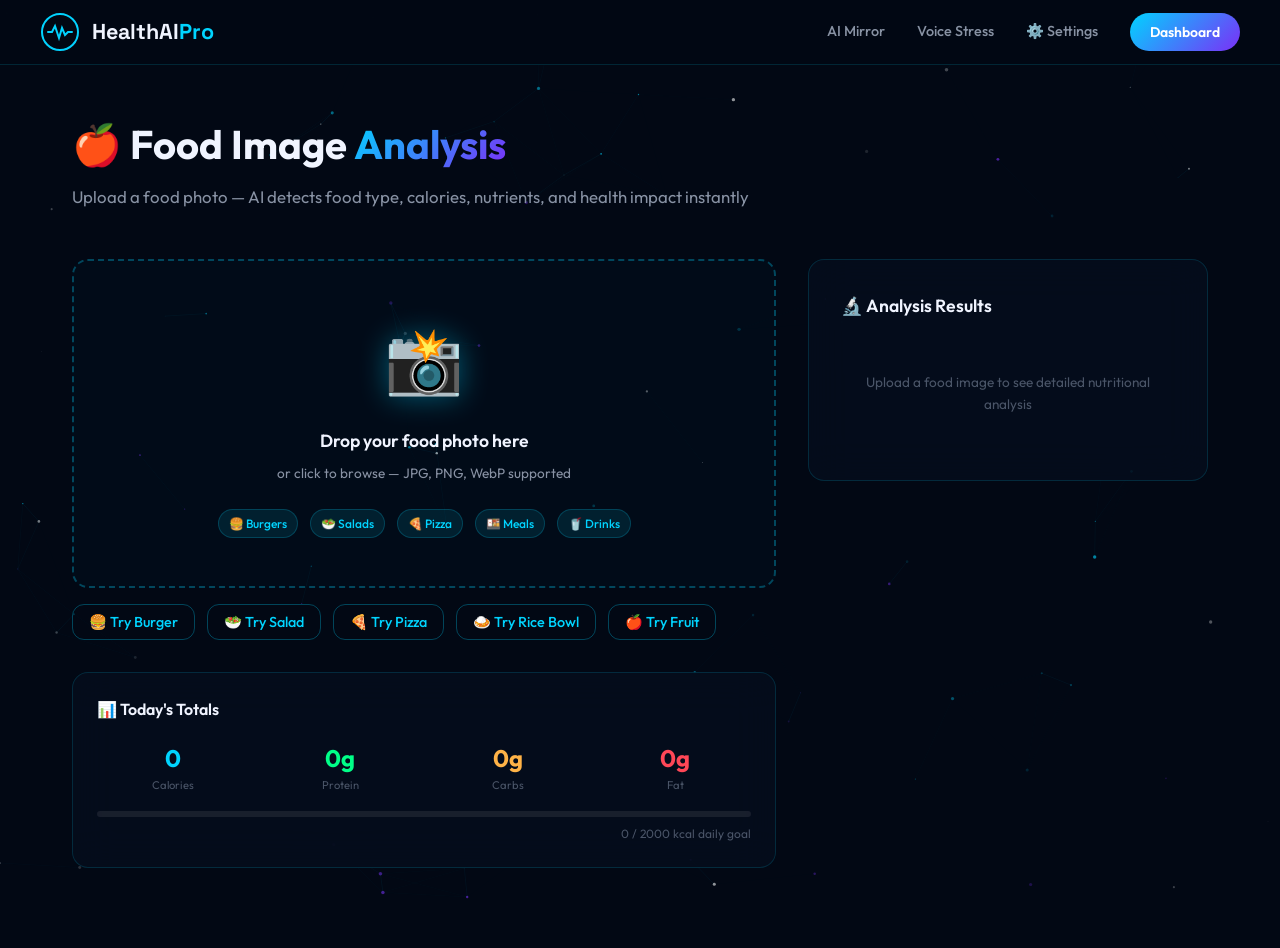
<file: pages/food-analysis.html>
<!DOCTYPE html>
<html lang="en">

<head>
    <meta charset="UTF-8" />
    <meta name="viewport" content="width=device-width, initial-scale=1.0" />
    <title>Food Image Analysis — HealthAI Pro</title>
    <meta name="description"
        content="Upload food photos for instant AI calorie detection, nutrition analysis and health impact scoring." />
    <link rel="preconnect" href="https://fonts.googleapis.com" />
    <link
        href="https://fonts.googleapis.com/css2?family=Outfit:wght@300;400;500;600;700;800&family=Space+Grotesk:wght@400;500;600;700&display=swap"
        rel="stylesheet" />
    <link rel="stylesheet" href="../css/main.css" />
    <style>
        .food-layout {
            display: grid;
            grid-template-columns: 1fr 400px;
            gap: 2rem;
            align-items: start;
        }

        .upload-zone {
            border: 2px dashed rgba(0, 212, 255, 0.3);
            border-radius: var(--radius-lg);
            padding: 3rem 2rem;
            text-align: center;
            cursor: pointer;
            transition: all var(--transition);
            background: rgba(0, 212, 255, 0.02);
            position: relative;
        }

        .upload-zone:hover,
        .upload-zone.dragover {
            border-color: var(--primary);
            background: rgba(0, 212, 255, 0.06);
            box-shadow: var(--shadow-glow);
        }

        .upload-icon {
            font-size: 4rem;
            margin-bottom: 1rem;
            filter: drop-shadow(0 0 15px rgba(0, 212, 255, 0.4));
        }

        .upload-zone h3 {
            font-size: 1.1rem;
            font-weight: 600;
            margin-bottom: 0.5rem;
        }

        .upload-zone p {
            font-size: 0.85rem;
            color: var(--text-secondary);
        }

        #fileInput {
            display: none;
        }

        .image-preview {
            width: 100%;
            border-radius: var(--radius-md);
            object-fit: contain;
            max-height: 350px;
            border: 1px solid var(--border);
            display: none;
        }

        .analyzing-overlay {
            position: absolute;
            inset: 0;
            background: rgba(2, 8, 20, 0.85);
            border-radius: var(--radius-lg);
            display: none;
            flex-direction: column;
            align-items: center;
            justify-content: center;
            gap: 1rem;
            z-index: 10;
        }

        .analyzing-overlay.active {
            display: flex;
        }

        .scan-ring {
            width: 80px;
            height: 80px;
            border: 3px solid rgba(0, 212, 255, 0.2);
            border-top: 3px solid var(--primary);
            border-radius: 50%;
            animation: spin 1s linear infinite;
        }

        .results-card {
            background: rgba(6, 15, 30, 0.7);
            border: 1px solid var(--border);
            border-radius: var(--radius-lg);
            padding: 2rem;
            backdrop-filter: blur(20px);
        }

        .detected-food {
            display: flex;
            align-items: center;
            gap: 1rem;
            padding: 1rem;
            background: var(--grad-card);
            border: 1px solid rgba(0, 212, 255, 0.2);
            border-radius: var(--radius-md);
            margin-bottom: 1.5rem;
        }

        .detected-food-icon {
            font-size: 3rem;
        }

        .detected-food-name {
            font-size: 1.25rem;
            font-weight: 700;
        }

        .detected-food-conf {
            font-size: 0.75rem;
            color: var(--text-muted);
        }

        .confidence-badge {
            margin-left: auto;
            background: rgba(0, 255, 136, 0.15);
            border: 1px solid rgba(0, 255, 136, 0.3);
            color: var(--success);
            font-size: 0.8rem;
            font-weight: 600;
            padding: 0.3rem 0.7rem;
            border-radius: var(--radius-full);
        }

        .nutrition-grid {
            display: grid;
            grid-template-columns: repeat(2, 1fr);
            gap: 0.75rem;
            margin-bottom: 1.5rem;
        }

        .nutrition-item {
            background: rgba(255, 255, 255, 0.03);
            border: 1px solid var(--border);
            border-radius: var(--radius-sm);
            padding: 0.875rem;
            text-align: center;
        }

        .nutrition-value {
            font-size: 1.4rem;
            font-weight: 700;
            background: var(--grad-primary);
            -webkit-background-clip: text;
            -webkit-text-fill-color: transparent;
            background-clip: text;
        }

        .nutrition-unit {
            font-size: 0.65rem;
            color: var(--text-muted);
        }

        .nutrition-label {
            font-size: 0.75rem;
            color: var(--text-secondary);
            margin-top: 0.2rem;
        }

        .health-impact {
            background: rgba(255, 71, 87, 0.06);
            border: 1px solid rgba(255, 71, 87, 0.2);
            border-radius: var(--radius-md);
            padding: 1rem;
            margin-bottom: 1rem;
        }

        .health-impact.low {
            background: rgba(0, 255, 136, 0.06);
            border-color: rgba(0, 255, 136, 0.2);
        }

        .health-impact.medium {
            background: rgba(255, 179, 71, 0.06);
            border-color: rgba(255, 179, 71, 0.2);
        }

        .food-log {
            background: rgba(6, 15, 30, 0.7);
            border: 1px solid var(--border);
            border-radius: var(--radius-lg);
            padding: 2rem;
            backdrop-filter: blur(20px);
            margin-top: 2rem;
        }

        .log-item {
            display: flex;
            align-items: center;
            gap: 1rem;
            padding: 0.875rem 0;
            border-bottom: 1px solid var(--border);
        }

        .log-item:last-child {
            border-bottom: none;
        }

        .log-icon {
            font-size: 1.5rem;
        }

        .log-time {
            font-size: 0.7rem;
            color: var(--text-muted);
        }

        .log-calories {
            margin-left: auto;
            font-weight: 600;
            font-size: 0.9rem;
            color: var(--primary);
        }

        @media (max-width: 900px) {
            .food-layout {
                grid-template-columns: 1fr;
            }
        }
    </style>
</head>

<body>
    <canvas id="particles-canvas"></canvas>

    <nav class="navbar scrolled">
        <div class="nav-container">
            <a href="../index.html" class="nav-logo">
                <div class="logo-icon"><svg viewBox="0 0 40 40" fill="none">
                        <circle cx="20" cy="20" r="18" stroke="url(#l1)" stroke-width="2" />
                        <path d="M8 20h4l3-6 4 12 3-10 3 7 3-3h4" stroke="url(#l1)" stroke-width="2"
                            stroke-linecap="round" />
                        <defs>
                            <linearGradient id="l1" x1="0" y1="0" x2="40" y2="40">
                                <stop offset="0%" stop-color="#00d4ff" />
                                <stop offset="100%" stop-color="#7b2ff7" />
                            </linearGradient>
                        </defs>
                    </svg></div>
                <span class="logo-text">HealthAI<span class="logo-accent">Pro</span></span>
            </a>
            <div class="nav-links">
                <a href="health-mirror.html" class="nav-link">AI Mirror</a>
                <a href="voice-stress.html" class="nav-link">Voice Stress</a>
                <a href="settings.html" class="nav-link">⚙️ Settings</a>
                <a href="dashboard.html" class="btn-nav-primary">Dashboard</a>
            </div>
        </div>
    </nav>

    <div class="page-header">
        <h1 class="page-title">🍎 Food Image <span class="gradient-text">Analysis</span></h1>
        <p class="page-subtitle">Upload a food photo — AI detects food type, calories, nutrients, and health impact
            instantly</p>
    </div>

    <div class="page-content">
        <div class="food-layout">
            <!-- Upload section -->
            <div>
                <div class="upload-zone" id="uploadZone" onclick="document.getElementById('fileInput').click()"
                    ondragover="e=>e.preventDefault()" ondrop="handleDrop(event)">
                    <input type="file" id="fileInput" accept="image/*" onchange="handleFile(this.files[0])" />
                    <div class="analyzing-overlay" id="analyzeOverlay">
                        <div class="scan-ring"></div>
                        <p style="color:var(--primary);font-weight:600;">AI Analyzing Food...</p>
                        <p style="font-size:0.8rem;color:var(--text-secondary);">Detecting calories, nutrients & health
                            impact</p>
                    </div>
                    <div id="uploadContent">
                        <div class="upload-icon">📸</div>
                        <h3>Drop your food photo here</h3>
                        <p>or click to browse — JPG, PNG, WebP supported</p>
                        <div style="margin-top:1.5rem;display:flex;justify-content:center;gap:0.75rem;flex-wrap:wrap;">
                            <span class="chip">🍔 Burgers</span>
                            <span class="chip">🥗 Salads</span>
                            <span class="chip">🍕 Pizza</span>
                            <span class="chip">🍱 Meals</span>
                            <span class="chip">🥤 Drinks</span>
                        </div>
                    </div>
                    <img id="imagePreview" class="image-preview" alt="Food preview" />
                </div>

                <div style="margin-top:1rem;display:flex;gap:0.75rem;flex-wrap:wrap;">
                    <button class="btn-ghost" onclick="useSampleFood('burger')">🍔 Try Burger</button>
                    <button class="btn-ghost" onclick="useSampleFood('salad')">🥗 Try Salad</button>
                    <button class="btn-ghost" onclick="useSampleFood('pizza')">🍕 Try Pizza</button>
                    <button class="btn-ghost" onclick="useSampleFood('rice')">🍛 Try Rice Bowl</button>
                    <button class="btn-ghost" onclick="useSampleFood('fruit')">🍎 Try Fruit</button>
                </div>

                <!-- Daily Totals -->
                <div
                    style="margin-top:2rem;background:rgba(6,15,30,0.7);border:1px solid var(--border);border-radius:var(--radius-lg);padding:1.5rem;backdrop-filter:blur(20px);">
                    <h3 style="font-size:1rem;font-weight:600;margin-bottom:1rem;">📊 Today's Totals</h3>
                    <div style="display:grid;grid-template-columns:repeat(4,1fr);gap:1rem;text-align:center;">
                        <div>
                            <div style="font-size:1.5rem;font-weight:700;color:var(--primary);" id="totalCals">0</div>
                            <div style="font-size:0.7rem;color:var(--text-muted);">Calories</div>
                        </div>
                        <div>
                            <div style="font-size:1.5rem;font-weight:700;color:#00ff88;" id="totalProtein">0g</div>
                            <div style="font-size:0.7rem;color:var(--text-muted);">Protein</div>
                        </div>
                        <div>
                            <div style="font-size:1.5rem;font-weight:700;color:#ffb347;" id="totalCarbs">0g</div>
                            <div style="font-size:0.7rem;color:var(--text-muted);">Carbs</div>
                        </div>
                        <div>
                            <div style="font-size:1.5rem;font-weight:700;color:#ff4757;" id="totalFat">0g</div>
                            <div style="font-size:0.7rem;color:var(--text-muted);">Fat</div>
                        </div>
                    </div>
                    <div class="progress-bar" style="margin-top:1rem;height:6px;">
                        <div class="progress-fill" id="calProgress"
                            style="width:0%;background:linear-gradient(90deg,#00ff88,#ffb347,#ff4757);transition:width 1s ease;">
                        </div>
                    </div>
                    <div style="font-size:0.75rem;color:var(--text-muted);margin-top:0.4rem;text-align:right;"
                        id="calGoalText">0 / 2000 kcal daily goal</div>
                </div>
            </div>

            <!-- Results -->
            <div>
                <div class="results-card" id="resultsCard">
                    <h2 style="font-size:1.1rem;font-weight:600;margin-bottom:1.25rem;">🔬 Analysis Results</h2>
                    <div id="resultsContent">
                        <p style="color:var(--text-muted);font-size:0.85rem;text-align:center;padding:2rem 0;">Upload a
                            food image to see detailed nutritional analysis</p>
                    </div>
                </div>

                <!-- Food Log -->
                <div class="food-log" id="foodLog" style="display:none;">
                    <div style="display:flex;justify-content:space-between;align-items:center;margin-bottom:1rem;">
                        <h3 style="font-size:1rem;font-weight:600;">🗒️ Today's Food Log</h3>
                        <button class="btn-ghost" onclick="clearLog()">Clear</button>
                    </div>
                    <div id="logList"></div>
                </div>
            </div>
        </div>
    </div>

    <script src="../js/particles.js"></script>
    <script>
        const foodDatabase = {
            burger: { name: 'Cheeseburger', icon: '🍔', calories: 450, protein: 25, carbs: 38, fat: 22, fiber: 2, sugar: 8, sodium: 920, impact: 'high', warning: '⚠️ High fat intake — 22g saturated fat detected. Limit to once a week.', confidence: 96, tips: ['Remove the bun to save 120 calories', 'Avoid extra cheese', 'Pair with a side salad instead of fries'] },
            salad: { name: 'Garden Salad', icon: '🥗', calories: 95, protein: 4, carbs: 14, fat: 3, fiber: 6, sugar: 5, sodium: 120, impact: 'low', warning: '✅ Excellent choice! Rich in fiber and micronutrients.', confidence: 94, tips: ['Add grilled chicken for protein boost', 'Use lemon dressing instead of mayo', 'Excellent for weight management'] },
            pizza: { name: 'Pepperoni Pizza', icon: '🍕', calories: 380, protein: 18, carbs: 42, fat: 14, fiber: 2, sugar: 5, sodium: 760, impact: 'medium', warning: '⚠️ Moderate risk — high sodium content (760mg per slice).', confidence: 92, tips: ['Limit to 2 slices', 'Choose thin crust to reduce carbs', 'Add vegetables as toppings'] },
            rice: { name: 'Rice Bowl', icon: '🍛', calories: 280, protein: 14, carbs: 52, fat: 4, fiber: 4, sugar: 3, sodium: 420, impact: 'low', warning: '✅ Balanced meal. Good carbohydrate-to-protein ratio.', confidence: 90, tips: ['Use brown rice for more fiber', 'Add vegetables for micronutrients', 'Control portion size for weight management'] },
            fruit: { name: 'Fresh Fruit', icon: '🍎', calories: 80, protein: 1, carbs: 20, fat: 0.3, fiber: 4, sugar: 16, sodium: 2, impact: 'low', warning: '✅ Excellent choice! Natural sugars and high antioxidant content.', confidence: 98, tips: ['Great pre-workout snack', 'Rich in Vitamin C and antioxidants', 'Natural sugar is better than processed'] },
        };

        let log = JSON.parse(localStorage.getItem('healthai_food_log') || '[]');
        let totalCals = 0, totalProtein = 0, totalCarbs = 0, totalFat = 0;

        function handleDrop(e) {
            e.preventDefault();
            const file = e.dataTransfer?.files?.[0];
            if (file) handleFile(file);
        }

        function handleFile(file) {
            if (!file) return;
            const reader = new FileReader();
            reader.onload = (e) => {
                const img = document.getElementById('imagePreview');
                img.src = e.target.result;
                img.style.display = 'block';
                document.getElementById('uploadContent').style.display = 'none';
                analyzeImage();
            };
            reader.readAsDataURL(file);
        }

        function useSampleFood(type) {
            const food = foodDatabase[type];
            // Show icon in upload zone
            document.getElementById('uploadContent').innerHTML = `<div style="font-size:8rem;filter:drop-shadow(0 0 20px rgba(0,212,255,0.4))">${food.icon}</div><p style="font-size:1rem;color:var(--primary);font-weight:600;">${food.name}</p>`;
            document.getElementById('imagePreview').style.display = 'none';
            analyzeImage(type);
        }

        function analyzeImage(type = null) {
            const overlay = document.getElementById('analyzeOverlay');
            overlay.classList.add('active');
            setTimeout(() => {
                overlay.classList.remove('active');
                const foodType = type || Object.keys(foodDatabase)[Math.floor(Math.random() * Object.keys(foodDatabase).length)];
                showResults(foodDatabase[foodType]);
            }, 2200);
        }

        function showResults(food) {
            const impactColors = { low: 'var(--success)', medium: 'var(--warning)', high: 'var(--danger)' };
            const impactClass = food.impact;
            document.getElementById('resultsContent').innerHTML = `
        <div class="detected-food">
          <div class="detected-food-icon">${food.icon}</div>
          <div>
            <div class="detected-food-name">${food.name}</div>
            <div class="detected-food-conf">AI Food Detection</div>
          </div>
          <div class="confidence-badge">${food.confidence}% match</div>
        </div>
        <div class="nutrition-grid">
          <div class="nutrition-item">
            <div class="nutrition-value">${food.calories}</div>
            <div class="nutrition-unit">kcal</div>
            <div class="nutrition-label">Calories</div>
          </div>
          <div class="nutrition-item">
            <div class="nutrition-value" style="background:linear-gradient(135deg,#00ff88,#00d4ff);-webkit-background-clip:text;background-clip:text;">${food.protein}g</div>
            <div class="nutrition-unit">protein</div>
            <div class="nutrition-label">Protein</div>
          </div>
          <div class="nutrition-item">
            <div class="nutrition-value" style="background:linear-gradient(135deg,#ffb347,#ffcd39);-webkit-background-clip:text;background-clip:text;">${food.carbs}g</div>
            <div class="nutrition-unit">carbs</div>
            <div class="nutrition-label">Carbohydrates</div>
          </div>
          <div class="nutrition-item">
            <div class="nutrition-value" style="background:linear-gradient(135deg,#ff4757,#ff6b6b);-webkit-background-clip:text;background-clip:text;">${food.fat}g</div>
            <div class="nutrition-unit">fat</div>
            <div class="nutrition-label">Total Fat</div>
          </div>
        </div>
        <div style="display:grid;grid-template-columns:repeat(3,1fr);gap:0.5rem;margin-bottom:1.25rem;font-size:0.78rem;text-align:center;">
          <div style="background:rgba(255,255,255,0.03);border:1px solid var(--border);padding:0.6rem;border-radius:var(--radius-sm);">
            <div style="font-weight:600;">${food.fiber}g</div>
            <div style="color:var(--text-muted);">Fiber</div>
          </div>
          <div style="background:rgba(255,255,255,0.03);border:1px solid var(--border);padding:0.6rem;border-radius:var(--radius-sm);">
            <div style="font-weight:600;">${food.sugar}g</div>
            <div style="color:var(--text-muted);">Sugar</div>
          </div>
          <div style="background:rgba(255,255,255,0.03);border:1px solid var(--border);padding:0.6rem;border-radius:var(--radius-sm);">
            <div style="font-weight:600;">${food.sodium}mg</div>
            <div style="color:var(--text-muted);">Sodium</div>
          </div>
        </div>
        <div class="health-impact ${impactClass}" style="border-color:${impactColors[impactClass]}40;background:${impactColors[impactClass]}08;">
          <div style="font-weight:600;font-size:0.85rem;color:${impactColors[impactClass]};margin-bottom:0.25rem;">Health Impact: ${impactClass.toUpperCase()}</div>
          <div style="font-size:0.8rem;color:var(--text-secondary);">${food.warning}</div>
        </div>
        <div style="margin-top:1rem;">
          <div style="font-size:0.8rem;font-weight:600;color:var(--primary);margin-bottom:0.5rem;">💡 Tips</div>
          ${food.tips.map(t => `<div style="font-size:0.78rem;color:var(--text-secondary);margin-bottom:0.3rem;display:flex;gap:0.4rem;"><span>•</span>${t}</div>`).join('')}
        </div>
        <button class="btn-primary" style="width:100%;margin-top:1.25rem;justify-content:center;" onclick='addToLog(${JSON.stringify(food)})'>+ Add to Food Log</button>
      `;
        }

        function addToLog(food) {
            const now = new Date();
            const entry = { ...food, time: now.toLocaleTimeString([], { hour: '2-digit', minute: '2-digit' }) };
            log.push(entry);
            localStorage.setItem('healthai_food_log', JSON.stringify(log));
            updateTotals();
            renderLog();
            showToast(`${food.icon} ${food.name} added to food log!`, 'success');
        }

        function updateTotals() {
            totalCals = log.reduce((s, f) => s + f.calories, 0);
            totalProtein = log.reduce((s, f) => s + f.protein, 0);
            totalCarbs = log.reduce((s, f) => s + f.carbs, 0);
            totalFat = log.reduce((s, f) => s + f.fat, 0);
            document.getElementById('totalCals').textContent = totalCals;
            document.getElementById('totalProtein').textContent = totalProtein + 'g';
            document.getElementById('totalCarbs').textContent = totalCarbs + 'g';
            document.getElementById('totalFat').textContent = totalFat + 'g';
            document.getElementById('calProgress').style.width = Math.min((totalCals / 2000) * 100, 100) + '%';
            document.getElementById('calGoalText').textContent = `${totalCals} / 2000 kcal daily goal`;
        }

        function renderLog() {
            if (!log.length) { document.getElementById('foodLog').style.display = 'none'; return; }
            document.getElementById('foodLog').style.display = 'block';
            document.getElementById('logList').innerHTML = log.slice(-5).reverse().map(f => `
        <div class="log-item">
          <div class="log-icon">${f.icon}</div>
          <div>
            <div style="font-size:0.9rem;font-weight:500;">${f.name}</div>
            <div class="log-time">${f.time}</div>
          </div>
          <div class="log-calories">${f.calories} kcal</div>
        </div>
      `).join('');
        }

        function clearLog() {
            log = [];
            localStorage.removeItem('healthai_food_log');
            updateTotals();
            renderLog();
        }

        function showToast(msg, type) {
            const t = document.createElement('div');
            t.className = `toast ${type}`;
            t.innerHTML = `<span>✅</span><span>${msg}</span>`;
            let tc = document.querySelector('.toast-container');
            if (!tc) { tc = document.createElement('div'); tc.className = 'toast-container'; document.body.appendChild(tc); }
            tc.appendChild(t);
            setTimeout(() => t.remove(), 3000);
        }

        // Init
        updateTotals();
        renderLog();

        // Drag
        const zone = document.getElementById('uploadZone');
        zone.addEventListener('dragover', e => { e.preventDefault(); zone.classList.add('dragover'); });
        zone.addEventListener('dragleave', () => zone.classList.remove('dragover'));
        zone.addEventListener('drop', e => { zone.classList.remove('dragover'); handleDrop(e); });
    </script>
</body>

</html>
</file>
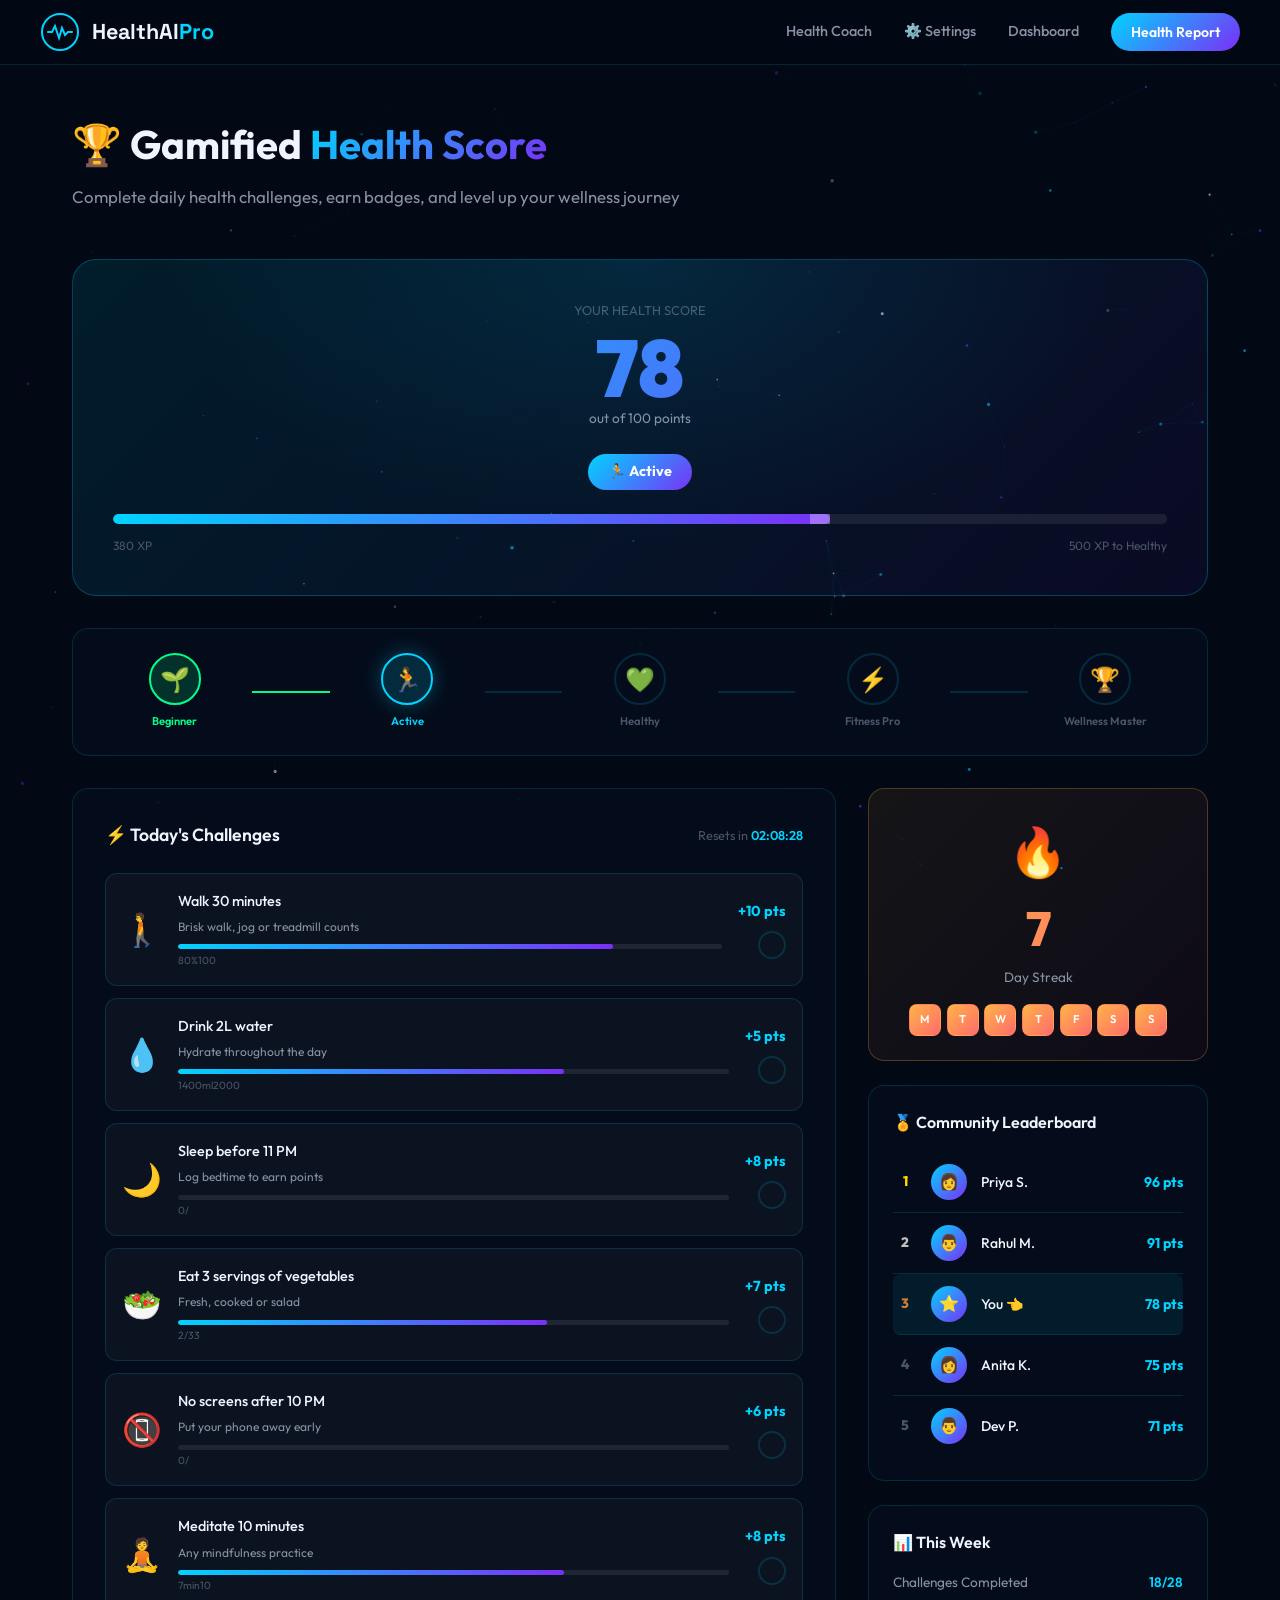
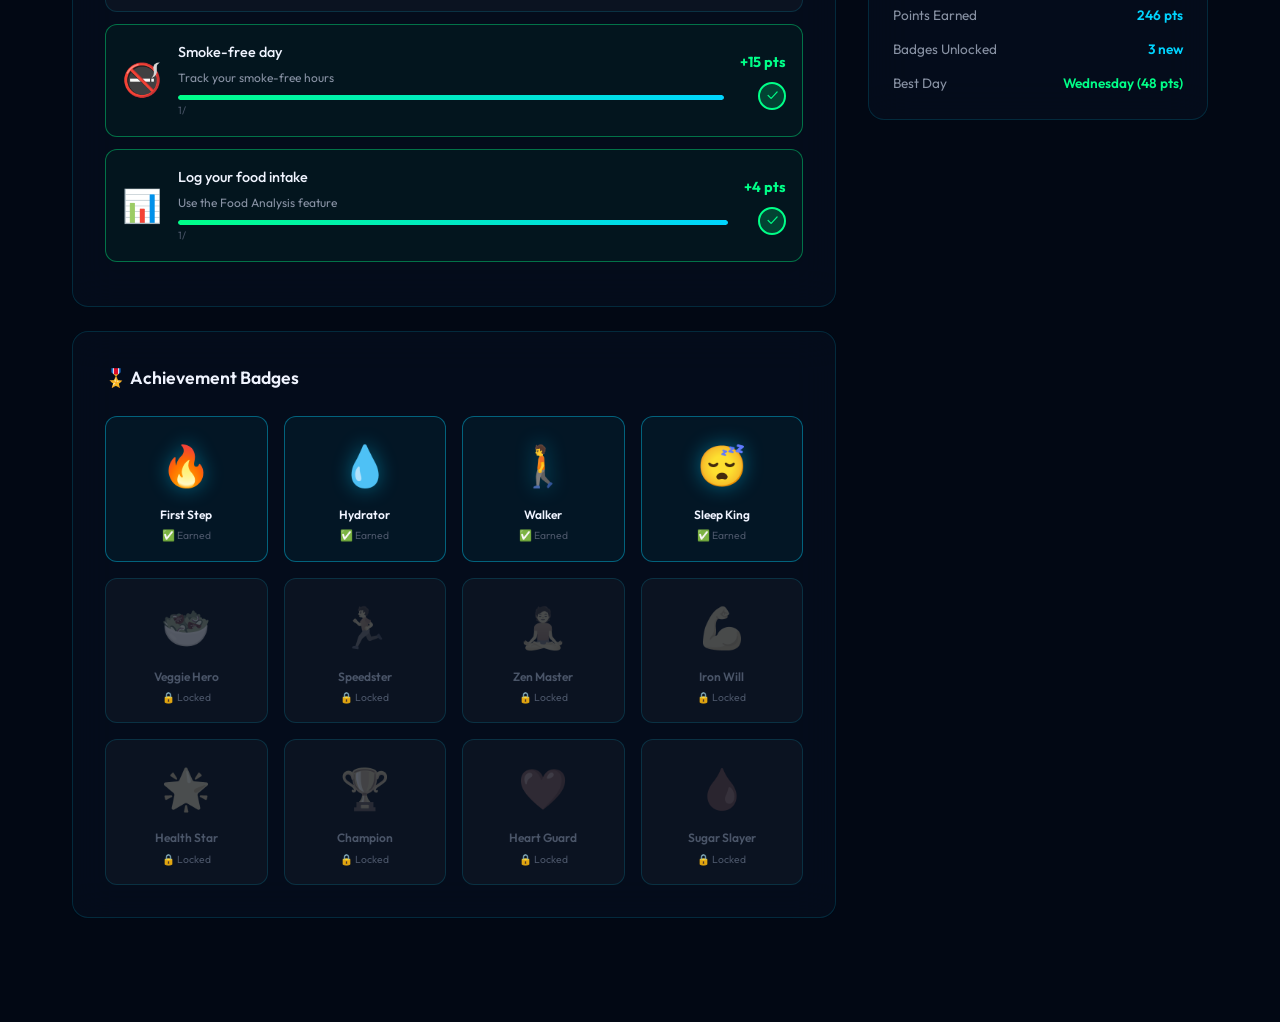
<file: pages/gamification.html>
<!DOCTYPE html>
<html lang="en">

<head>
    <meta charset="UTF-8" />
    <meta name="viewport" content="width=device-width, initial-scale=1.0" />
    <title>Health Score & Gamification — HealthAI Pro</title>
    <meta name="description"
        content="Earn health points, unlock badges and level up your wellness journey with gamified health challenges." />
    <link rel="preconnect" href="https://fonts.googleapis.com" />
    <link
        href="https://fonts.googleapis.com/css2?family=Outfit:wght@300;400;500;600;700;800&family=Space+Grotesk:wght@400;500;600;700&display=swap"
        rel="stylesheet" />
    <link rel="stylesheet" href="../css/main.css" />
    <style>
        .game-layout {
            display: grid;
            grid-template-columns: 1fr 340px;
            gap: 2rem;
            align-items: start;
        }

        /* Score Hero */
        .score-hero {
            background: linear-gradient(135deg, rgba(0, 212, 255, 0.1), rgba(123, 47, 247, 0.07));
            border: 1px solid rgba(0, 212, 255, 0.25);
            border-radius: var(--radius-xl);
            padding: 2.5rem;
            text-align: center;
            margin-bottom: 2rem;
            position: relative;
            overflow: hidden;
        }

        .score-hero::before {
            content: '';
            position: absolute;
            inset: 0;
            background: radial-gradient(ellipse at 50% 0%, rgba(0, 212, 255, 0.1) 0%, transparent 60%);
        }

        .big-score {
            font-size: 5rem;
            font-weight: 900;
            background: var(--grad-primary);
            -webkit-background-clip: text;
            -webkit-text-fill-color: transparent;
            background-clip: text;
            line-height: 1;
            position: relative;
        }

        .level-badge {
            display: inline-flex;
            align-items: center;
            gap: 0.5rem;
            background: var(--grad-primary);
            border-radius: var(--radius-full);
            padding: 0.4rem 1.25rem;
            font-size: 0.9rem;
            font-weight: 700;
            margin: 0.75rem 0;
            color: white;
        }

        .xp-bar {
            height: 10px;
            background: rgba(255, 255, 255, 0.08);
            border-radius: var(--radius-full);
            overflow: hidden;
            margin: 0.75rem 0;
            position: relative;
        }

        .xp-fill {
            height: 100%;
            background: var(--grad-primary);
            border-radius: var(--radius-full);
            transition: width 2s cubic-bezier(0.4, 0, 0.2, 1);
            position: relative;
        }

        .xp-fill::after {
            content: '';
            position: absolute;
            right: 0;
            top: 0;
            height: 100%;
            width: 20px;
            background: rgba(255, 255, 255, 0.3);
            animation: shimmer 2s ease infinite;
        }

        @keyframes shimmer {

            0%,
            100% {
                opacity: 0;
            }

            50% {
                opacity: 1;
            }
        }

        /* Level Steps */
        .levels-row {
            display: flex;
            align-items: center;
            justify-content: space-between;
            background: rgba(6, 15, 30, 0.7);
            border: 1px solid var(--border);
            border-radius: var(--radius-lg);
            padding: 1.5rem;
            backdrop-filter: blur(20px);
            margin-bottom: 2rem;
            gap: 0;
        }

        .level-step {
            text-align: center;
            flex: 1;
            position: relative;
        }

        .level-step-icon {
            width: 52px;
            height: 52px;
            border-radius: 50%;
            border: 2px solid var(--border);
            display: flex;
            align-items: center;
            justify-content: center;
            font-size: 1.5rem;
            margin: 0 auto 0.5rem;
            transition: all var(--transition);
        }

        .level-step.active .level-step-icon {
            border-color: var(--primary);
            background: rgba(0, 212, 255, 0.15);
            box-shadow: 0 0 20px rgba(0, 212, 255, 0.3);
        }

        .level-step.achieved .level-step-icon {
            border-color: var(--success);
            background: rgba(0, 255, 136, 0.15);
        }

        .level-line {
            flex: 0.5;
            height: 2px;
            background: var(--border);
        }

        .level-line.done {
            background: var(--success);
        }

        .level-step-name {
            font-size: 0.7rem;
            font-weight: 600;
            color: var(--text-muted);
        }

        .level-step.active .level-step-name {
            color: var(--primary);
        }

        .level-step.achieved .level-step-name {
            color: var(--success);
        }

        /* Challenges */
        .challenges-card {
            background: rgba(6, 15, 30, 0.7);
            border: 1px solid var(--border);
            border-radius: var(--radius-lg);
            padding: 2rem;
            backdrop-filter: blur(20px);
            margin-bottom: 1.5rem;
        }

        .challenge-item {
            display: flex;
            align-items: center;
            gap: 1rem;
            padding: 1rem;
            background: rgba(255, 255, 255, 0.03);
            border: 1px solid var(--border);
            border-radius: var(--radius-md);
            margin-bottom: 0.75rem;
            cursor: pointer;
            transition: all var(--transition);
        }

        .challenge-item:hover {
            border-color: var(--primary);
        }

        .challenge-item.completed {
            border-color: rgba(0, 255, 136, 0.4);
            background: rgba(0, 255, 136, 0.04);
        }

        .challenge-icon {
            font-size: 2rem;
            flex-shrink: 0;
        }

        .challenge-info {
            flex: 1;
        }

        .challenge-title {
            font-size: 0.9rem;
            font-weight: 500;
            margin-bottom: 0.25rem;
        }

        .challenge-sub {
            font-size: 0.75rem;
            color: var(--text-secondary);
        }

        .challenge-progress {
            margin-top: 0.5rem;
        }

        .challenge-pts {
            font-weight: 700;
            color: var(--primary);
            font-size: 0.9rem;
            white-space: nowrap;
        }

        .challenge-pts.earned {
            color: var(--success);
        }

        .check-circle {
            width: 28px;
            height: 28px;
            border-radius: 50%;
            border: 2px solid var(--border);
            display: flex;
            align-items: center;
            justify-content: center;
            font-size: 0.9rem;
            flex-shrink: 0;
            transition: all var(--transition);
        }

        .challenge-item.completed .check-circle {
            border-color: var(--success);
            background: rgba(0, 255, 136, 0.2);
            color: var(--success);
        }

        /* Badges */
        .badges-grid {
            display: grid;
            grid-template-columns: repeat(4, 1fr);
            gap: 1rem;
        }

        .badge-item {
            background: rgba(255, 255, 255, 0.03);
            border: 1px solid var(--border);
            border-radius: var(--radius-md);
            padding: 1rem;
            text-align: center;
            transition: all var(--transition);
        }

        .badge-item:hover {
            transform: translateY(-3px);
        }

        .badge-item.unlocked {
            border-color: rgba(0, 212, 255, 0.4);
            background: rgba(0, 212, 255, 0.05);
        }

        .badge-item.unlocked:hover {
            box-shadow: var(--shadow-glow);
        }

        .badge-icon {
            font-size: 2.5rem;
            margin-bottom: 0.5rem;
            filter: grayscale(0.8);
        }

        .badge-item.unlocked .badge-icon {
            filter: none;
            filter: drop-shadow(0 0 10px rgba(0, 212, 255, 0.4));
        }

        .badge-name {
            font-size: 0.75rem;
            font-weight: 600;
            margin-bottom: 0.25rem;
        }

        .badge-desc {
            font-size: 0.65rem;
            color: var(--text-muted);
        }

        .badge-item.locked .badge-icon {
            opacity: 0.3;
        }

        .badge-item.locked .badge-name {
            color: var(--text-muted);
        }

        /* Leaderboard aside */
        .leaderboard-card {
            background: rgba(6, 15, 30, 0.7);
            border: 1px solid var(--border);
            border-radius: var(--radius-lg);
            padding: 1.5rem;
            backdrop-filter: blur(20px);
            margin-bottom: 1.5rem;
        }

        .lb-item {
            display: flex;
            align-items: center;
            gap: 0.875rem;
            padding: 0.75rem 0;
            border-bottom: 1px solid var(--border);
        }

        .lb-item:last-child {
            border-bottom: none;
        }

        .lb-rank {
            font-size: 0.85rem;
            font-weight: 800;
            width: 24px;
            text-align: center;
            color: var(--text-muted);
        }

        .lb-rank.gold {
            color: #ffd700;
        }

        .lb-rank.silver {
            color: #c0c0c0;
        }

        .lb-rank.bronze {
            color: #cd7f32;
        }

        .lb-avatar {
            width: 36px;
            height: 36px;
            border-radius: 50%;
            background: var(--grad-primary);
            display: flex;
            align-items: center;
            justify-content: center;
            font-size: 1rem;
        }

        .lb-name {
            font-size: 0.875rem;
            font-weight: 500;
            flex: 1;
        }

        .lb-score {
            font-weight: 700;
            font-size: 0.875rem;
            color: var(--primary);
        }

        .lb-you {
            background: rgba(0, 212, 255, 0.08);
            border-radius: var(--radius-sm);
        }

        /* Streak */
        .streak-card {
            background: linear-gradient(135deg, rgba(255, 179, 71, 0.08), rgba(255, 71, 87, 0.05));
            border: 1px solid rgba(255, 179, 71, 0.25);
            border-radius: var(--radius-lg);
            padding: 1.5rem;
            text-align: center;
            margin-bottom: 1.5rem;
        }

        .streak-number {
            font-size: 3rem;
            font-weight: 800;
            background: linear-gradient(135deg, #ffb347, #ff6b6b);
            -webkit-background-clip: text;
            -webkit-text-fill-color: transparent;
            background-clip: text;
        }

        .streak-flame {
            font-size: 3rem;
        }

        .streak-days {
            display: flex;
            gap: 0.35rem;
            justify-content: center;
            margin-top: 1rem;
        }

        .streak-day {
            width: 32px;
            height: 32px;
            border-radius: var(--radius-sm);
            background: rgba(255, 255, 255, 0.05);
            border: 1px solid var(--border);
            display: flex;
            align-items: center;
            justify-content: center;
            font-size: 0.7rem;
            font-weight: 600;
        }

        .streak-day.active {
            background: linear-gradient(135deg, #ffb347, #ff6b6b);
            border-color: transparent;
            color: white;
        }

        .streak-day.today {
            border-color: #ffb347;
            color: #ffb347;
        }

        @media (max-width: 900px) {
            .game-layout {
                grid-template-columns: 1fr;
            }

            .badges-grid {
                grid-template-columns: repeat(3, 1fr);
            }
        }

        @media (max-width: 560px) {
            .badges-grid {
                grid-template-columns: repeat(2, 1fr);
            }
        }
    </style>
</head>

<body>
    <canvas id="particles-canvas"></canvas>

    <nav class="navbar scrolled">
        <div class="nav-container">
            <a href="../index.html" class="nav-logo">
                <div class="logo-icon"><svg viewBox="0 0 40 40" fill="none">
                        <circle cx="20" cy="20" r="18" stroke="url(#l1)" stroke-width="2" />
                        <path d="M8 20h4l3-6 4 12 3-10 3 7 3-3h4" stroke="url(#l1)" stroke-width="2"
                            stroke-linecap="round" />
                        <defs>
                            <linearGradient id="l1" x1="0" y1="0" x2="40" y2="40">
                                <stop offset="0%" stop-color="#00d4ff" />
                                <stop offset="100%" stop-color="#7b2ff7" />
                            </linearGradient>
                        </defs>
                    </svg></div>
                <span class="logo-text">HealthAI<span class="logo-accent">Pro</span></span>
            </a>
            <div class="nav-links">
                <a href="coach.html" class="nav-link">Health Coach</a>
                <a href="settings.html" class="nav-link">⚙️ Settings</a>
                <a href="dashboard.html" class="nav-link">Dashboard</a>
                <a href="report.html" class="btn-nav-primary">Health Report</a>
            </div>
        </div>
    </nav>

    <div class="page-header">
        <h1 class="page-title">🏆 Gamified <span class="gradient-text">Health Score</span></h1>
        <p class="page-subtitle">Complete daily health challenges, earn badges, and level up your wellness journey</p>
    </div>

    <div class="page-content">
        <!-- Score Hero -->
        <div class="score-hero">
            <div style="font-size:0.8rem;color:var(--text-muted);margin-bottom:0.5rem;">YOUR HEALTH SCORE</div>
            <div class="big-score" id="bigScore">78</div>
            <div style="font-size:0.85rem;color:var(--text-secondary);margin-bottom:0.75rem;">out of 100 points</div>
            <div class="level-badge" id="levelBadge">🏃 Active</div>
            <div class="xp-bar">
                <div class="xp-fill" id="xpFill" style="width:68%"></div>
            </div>
            <div style="display:flex;justify-content:space-between;font-size:0.75rem;color:var(--text-muted);">
                <span>380 XP</span>
                <span id="nextLevelXP">500 XP to Healthy</span>
            </div>
        </div>

        <!-- Levels -->
        <div class="levels-row">
            <div class="level-step achieved">
                <div class="level-step-icon">🌱</div>
                <div class="level-step-name">Beginner</div>
            </div>
            <div class="level-line done"></div>
            <div class="level-step active">
                <div class="level-step-icon">🏃</div>
                <div class="level-step-name">Active</div>
            </div>
            <div class="level-line"></div>
            <div class="level-step">
                <div class="level-step-icon">💚</div>
                <div class="level-step-name">Healthy</div>
            </div>
            <div class="level-line"></div>
            <div class="level-step">
                <div class="level-step-icon">⚡</div>
                <div class="level-step-name">Fitness Pro</div>
            </div>
            <div class="level-line"></div>
            <div class="level-step">
                <div class="level-step-icon">🏆</div>
                <div class="level-step-name">Wellness Master</div>
            </div>
        </div>

        <div class="game-layout">
            <!-- Left: Challenges + Badges -->
            <div>
                <!-- Daily Challenges -->
                <div class="challenges-card">
                    <div style="display:flex;justify-content:space-between;align-items:center;margin-bottom:1.5rem;">
                        <h2 style="font-size:1.1rem;font-weight:600;">⚡ Today's Challenges</h2>
                        <div style="font-size:0.8rem;color:var(--text-muted);">Resets in <span
                                style="color:var(--primary);font-weight:600;" id="countdown">--:--:--</span></div>
                    </div>
                    <div id="challengeList"></div>
                </div>

                <!-- Achievement Badges -->
                <div class="challenges-card">
                    <h2 style="font-size:1.1rem;font-weight:600;margin-bottom:1.5rem;">🎖️ Achievement Badges</h2>
                    <div class="badges-grid" id="badgesGrid"></div>
                </div>
            </div>

            <!-- Right: Streak + Leaderboard -->
            <div>
                <!-- Streak -->
                <div class="streak-card">
                    <div class="streak-flame">🔥</div>
                    <div class="streak-number" id="streakNum">7</div>
                    <div style="font-size:0.85rem;color:var(--text-secondary);margin-bottom:0.75rem;">Day Streak</div>
                    <div class="streak-days" id="streakDays"></div>
                </div>

                <!-- Leaderboard -->
                <div class="leaderboard-card">
                    <h3 style="font-size:1rem;font-weight:600;margin-bottom:1rem;">🏅 Community Leaderboard</h3>
                    <div id="leaderboard"></div>
                </div>

                <!-- Weekly Stats -->
                <div class="leaderboard-card">
                    <h3 style="font-size:1rem;font-weight:600;margin-bottom:1rem;">📊 This Week</h3>
                    <div style="display:flex;flex-direction:column;gap:0.75rem;">
                        <div style="display:flex;justify-content:space-between;align-items:center;font-size:0.85rem;">
                            <span style="color:var(--text-secondary);">Challenges Completed</span>
                            <span style="font-weight:600;color:var(--primary);">18/28</span>
                        </div>
                        <div style="display:flex;justify-content:space-between;align-items:center;font-size:0.85rem;">
                            <span style="color:var(--text-secondary);">Points Earned</span>
                            <span style="font-weight:600;color:var(--primary);">246 pts</span>
                        </div>
                        <div style="display:flex;justify-content:space-between;align-items:center;font-size:0.85rem;">
                            <span style="color:var(--text-secondary);">Badges Unlocked</span>
                            <span style="font-weight:600;color:var(--primary);">3 new</span>
                        </div>
                        <div style="display:flex;justify-content:space-between;align-items:center;font-size:0.85rem;">
                            <span style="color:var(--text-secondary);">Best Day</span>
                            <span style="font-weight:600;color:var(--success);">Wednesday (48 pts)</span>
                        </div>
                    </div>
                </div>
            </div>
        </div>
    </div>

    <script src="../js/particles.js"></script>
    <script>
        let totalPoints = parseInt(localStorage.getItem('healthai_gamecpoints') || '78');

        const challenges = [
            { icon: '🚶', title: 'Walk 30 minutes', desc: 'Brisk walk, jog or treadmill counts', pts: 10, progress: 80, maxProg: 100, unit: '%', done: false },
            { icon: '💧', title: 'Drink 2L water', desc: 'Hydrate throughout the day', pts: 5, progress: 1400, maxProg: 2000, unit: 'ml', done: false },
            { icon: '🌙', title: 'Sleep before 11 PM', desc: 'Log bedtime to earn points', pts: 8, progress: 0, maxProg: 1, unit: '/', done: false },
            { icon: '🥗', title: 'Eat 3 servings of vegetables', desc: 'Fresh, cooked or salad', pts: 7, progress: 2, maxProg: 3, unit: '/3', done: false },
            { icon: '📵', title: 'No screens after 10 PM', desc: 'Put your phone away early', pts: 6, progress: 0, maxProg: 1, unit: '/', done: false },
            { icon: '🧘', title: 'Meditate 10 minutes', desc: 'Any mindfulness practice', pts: 8, progress: 7, maxProg: 10, unit: 'min', done: false },
            { icon: '🚭', title: 'Smoke-free day', desc: 'Track your smoke-free hours', pts: 15, progress: 1, maxProg: 1, unit: '/', done: true },
            { icon: '📊', title: 'Log your food intake', desc: 'Use the Food Analysis feature', pts: 4, progress: 1, maxProg: 1, unit: '/', done: true },
        ];

        function renderChallenges() {
            const list = document.getElementById('challengeList');
            list.innerHTML = challenges.map((c, i) => `
        <div class="challenge-item ${c.done ? 'completed' : ''}" id="ch${i}" onclick="completeChallenge(${i})">
          <div class="challenge-icon">${c.icon}</div>
          <div class="challenge-info">
            <div class="challenge-title">${c.title}</div>
            <div class="challenge-sub">${c.desc}</div>
            <div class="challenge-progress">
              <div class="progress-bar" style="height:5px;margin-top:0.4rem;">
                <div class="progress-fill ${c.done ? 'success' : ''}" style="width:${Math.round((c.progress / c.maxProg) * 100)}%;"></div>
              </div>
              <div style="font-size:0.65rem;color:var(--text-muted);margin-top:0.2rem;">${c.progress}${c.unit}${c.maxProg > 1 ? c.maxProg : ''}</div>
            </div>
          </div>
          <div style="display:flex;flex-direction:column;align-items:flex-end;gap:0.5rem;">
            <div class="challenge-pts ${c.done ? 'earned' : ''}">+${c.pts} pts</div>
            <div class="check-circle">${c.done ? '✓' : ''}</div>
          </div>
        </div>
      `).join('');
        }

        function completeChallenge(idx) {
            if (challenges[idx].done) return;
            challenges[idx].done = true;
            challenges[idx].progress = challenges[idx].maxProg;
            totalPoints += challenges[idx].pts;
            document.getElementById('bigScore').textContent = Math.min(100, totalPoints);
            document.getElementById('xpFill').style.width = Math.min((totalPoints / 100) * 100, 100) + '%';
            localStorage.setItem('healthai_game_points', totalPoints);
            renderChallenges();
            showConfetti();
        }

        const badges = [
            { icon: '🔥', name: 'First Step', desc: 'Complete your first challenge', unlocked: true },
            { icon: '💧', name: 'Hydrator', desc: 'Drink 2L water for 3 days', unlocked: true },
            { icon: '🚶', name: 'Walker', desc: 'Walk 30 min for 7 days', unlocked: true },
            { icon: '😴', name: 'Sleep King', desc: 'Sleep 7+ hrs for 5 days', unlocked: true },
            { icon: '🥗', name: 'Veggie Hero', desc: 'Eat vegetables daily for a week', unlocked: false },
            { icon: '🏃', name: 'Speedster', desc: 'Complete 10 daily challenges', unlocked: false },
            { icon: '🧘', name: 'Zen Master', desc: 'Meditate for 7 days straight', unlocked: false },
            { icon: '💪', name: 'Iron Will', desc: 'Exercise 30 days in a row', unlocked: false },
            { icon: '🌟', name: 'Health Star', desc: 'Reach 90+ health score', unlocked: false },
            { icon: '🏆', name: 'Champion', desc: 'Reach Wellness Master level', unlocked: false },
            { icon: '❤️', name: 'Heart Guard', desc: 'Keep BP normal for 2 weeks', unlocked: false },
            { icon: '🩸', name: 'Sugar Slayer', desc: 'Keep sugar normal for 1 month', unlocked: false },
        ];

        document.getElementById('badgesGrid').innerHTML = badges.map(b => `
      <div class="badge-item ${b.unlocked ? 'unlocked' : 'locked'}" data-tooltip="${b.desc}">
        <div class="badge-icon">${b.icon}</div>
        <div class="badge-name">${b.name}</div>
        <div class="badge-desc">${b.unlocked ? '✅ Earned' : '🔒 Locked'}</div>
      </div>
    `).join('');

        // Streak
        const days = ['M', 'T', 'W', 'T', 'F', 'S', 'S'];
        const today = new Date().getDay();
        const activeStreak = 7;
        document.getElementById('streakDays').innerHTML = days.map((d, i) => `
      <div class="streak-day ${i < activeStreak ? 'active' : i === today ? 'today' : ''}">${d}</div>
    `).join('');

        // Leaderboard
        const lb = [
            { name: 'Priya S.', score: 96, avatar: '👩' },
            { name: 'Rahul M.', score: 91, avatar: '👨' },
            { name: 'You', score: totalPoints, avatar: '⭐', isYou: true },
            { name: 'Anita K.', score: 75, avatar: '👩' },
            { name: 'Dev P.', score: 71, avatar: '👨' },
        ].sort((a, b) => b.score - a.score);

        document.getElementById('leaderboard').innerHTML = lb.map((p, i) => `
      <div class="lb-item ${p.isYou ? 'lb-you' : ''}">
        <div class="lb-rank ${i === 0 ? 'gold' : i === 1 ? 'silver' : i === 2 ? 'bronze' : ''}">${i + 1}</div>
        <div class="lb-avatar">${p.avatar}</div>
        <div class="lb-name">${p.name}${p.isYou ? ' 👈' : ''}</div>
        <div class="lb-score">${Math.min(100, p.score)} pts</div>
      </div>
    `).join('');

        // Countdown to midnight
        function updateCountdown() {
            const now = new Date();
            const midnight = new Date(now); midnight.setHours(24, 0, 0, 0);
            const diff = midnight - now;
            const h = String(Math.floor(diff / 3600000)).padStart(2, '0');
            const m = String(Math.floor((diff % 3600000) / 60000)).padStart(2, '0');
            const s = String(Math.floor((diff % 60000) / 1000)).padStart(2, '0');
            document.getElementById('countdown').textContent = `${h}:${m}:${s}`;
        }
        setInterval(updateCountdown, 1000);
        updateCountdown();

        function showConfetti() {
            const colors = ['#00d4ff', '#7b2ff7', '#00ff88', '#ffb347', '#ff4757'];
            for (let i = 0; i < 30; i++) {
                const el = document.createElement('div');
                el.style.cssText = `
          position:fixed;
          left:${Math.random() * 100}%;
          top:-10px;
          width:8px;height:8px;
          background:${colors[Math.floor(Math.random() * colors.length)]};
          border-radius:${Math.random() > 0.5 ? '50%' : '0'};
          z-index:9999;
          pointer-events:none;
          animation: confettiFall ${1 + Math.random() * 2}s ease-in ${Math.random() * 0.5}s forwards;
        `;
                document.body.appendChild(el);
                setTimeout(() => el.remove(), 3000);
            }
        }

        // Add confetti animation
        const style = document.createElement('style');
        style.textContent = `@keyframes confettiFall { to { top: 100vh; transform: rotate(${Math.random() * 360}deg) translateX(${(Math.random() - 0.5) * 200}px); opacity: 0; } }`;
        document.head.appendChild(style);

        renderChallenges();
    </script>
</body>

</html>
</file>
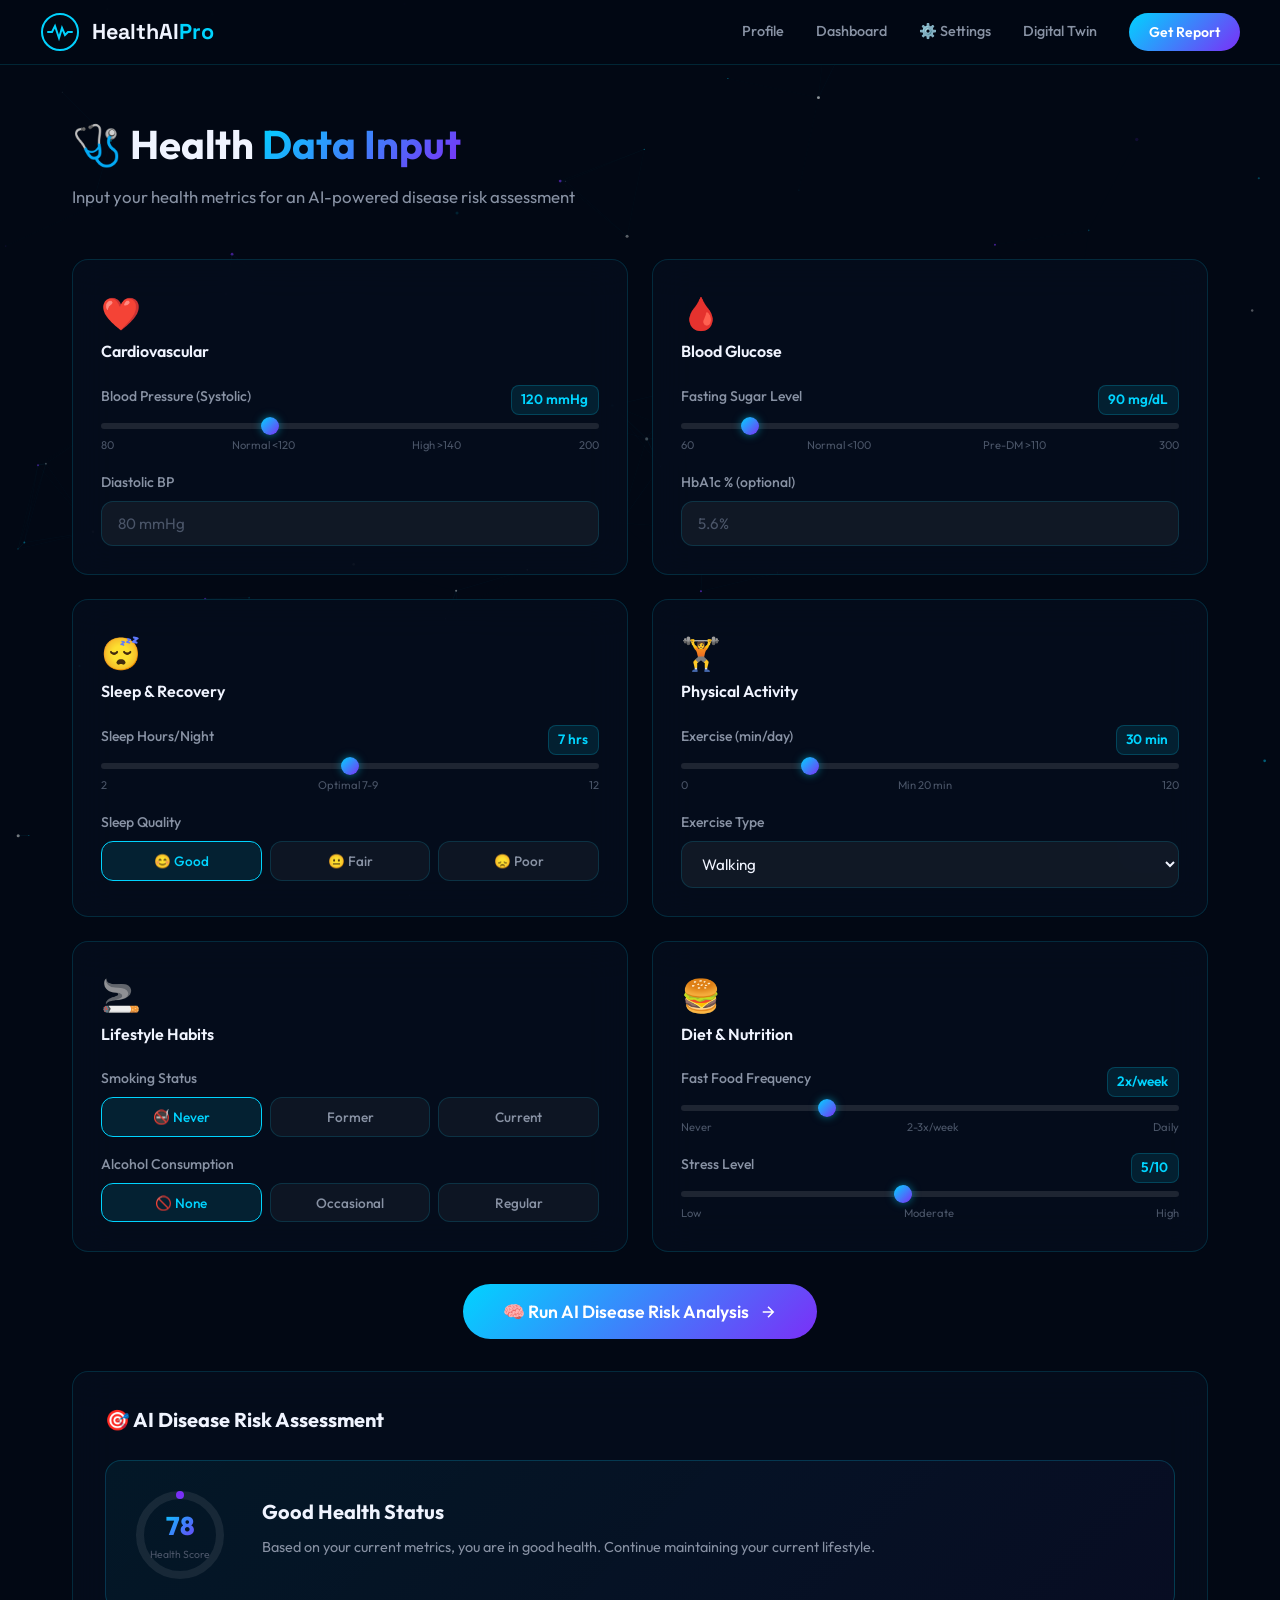
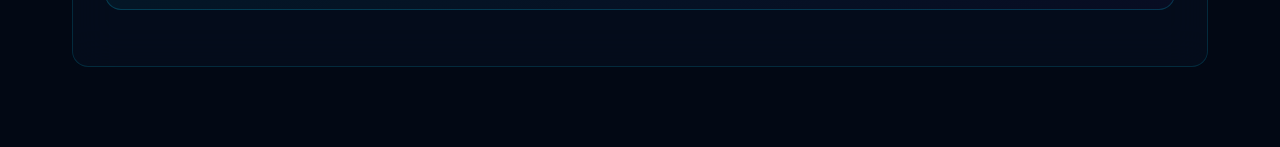
<file: pages/health-data.html>
<!DOCTYPE html>
<html lang="en">

<head>
    <meta charset="UTF-8" />
    <meta name="viewport" content="width=device-width, initial-scale=1.0" />
    <title>Health Data Input — HealthAI Pro</title>
    <meta name="description" content="Input your health metrics for AI-powered disease risk prediction." />
    <link rel="preconnect" href="https://fonts.googleapis.com" />
    <link
        href="https://fonts.googleapis.com/css2?family=Outfit:wght@300;400;500;600;700;800&family=Space+Grotesk:wght@400;500;600;700&display=swap"
        rel="stylesheet" />
    <link rel="stylesheet" href="../css/main.css" />
    <style>
        .health-grid {
            display: grid;
            grid-template-columns: repeat(2, 1fr);
            gap: 1.5rem;
        }

        .metric-card {
            background: rgba(6, 15, 30, 0.7);
            border: 1px solid var(--border);
            border-radius: var(--radius-lg);
            padding: 1.75rem;
            backdrop-filter: blur(20px);
            transition: all var(--transition);
        }

        .metric-card:hover {
            border-color: var(--border-hover);
        }

        .metric-header {
            display: flex;
            justify-content: space-between;
            align-items: center;
            margin-bottom: 1.25rem;
        }

        .metric-icon {
            font-size: 2rem;
        }

        .metric-title {
            font-size: 1rem;
            font-weight: 600;
        }

        .metric-inputs {
            display: flex;
            flex-direction: column;
            gap: 1rem;
        }

        .slider-wrapper {
            display: flex;
            flex-direction: column;
            gap: 0.5rem;
        }

        .slider-labels {
            display: flex;
            justify-content: space-between;
            font-size: 0.7rem;
            color: var(--text-muted);
        }

        .slider-value {
            background: rgba(0, 212, 255, 0.1);
            border: 1px solid rgba(0, 212, 255, 0.2);
            border-radius: var(--radius-sm);
            color: var(--primary);
            font-weight: 600;
            padding: 0.2rem 0.6rem;
            font-size: 0.85rem;
        }

        .toggle-group {
            display: flex;
            gap: 0.5rem;
        }

        .toggle-btn {
            flex: 1;
            background: rgba(255, 255, 255, 0.04);
            border: 1px solid var(--border);
            border-radius: var(--radius-md);
            color: var(--text-secondary);
            font-size: 0.85rem;
            font-weight: 500;
            padding: 0.6rem;
            cursor: pointer;
            transition: all var(--transition);
            text-align: center;
        }

        .toggle-btn.active {
            background: rgba(0, 212, 255, 0.1);
            border-color: var(--primary);
            color: var(--primary);
        }

        .toggle-btn.active.danger {
            background: rgba(255, 71, 87, 0.1);
            border-color: var(--danger);
            color: var(--danger);
        }

        .risk-results {
            background: rgba(6, 15, 30, 0.7);
            border: 1px solid var(--border);
            border-radius: var(--radius-lg);
            padding: 2rem;
            backdrop-filter: blur(20px);
            margin-top: 1.5rem;
        }

        .risk-grid {
            display: grid;
            grid-template-columns: repeat(auto-fill, minmax(200px, 1fr));
            gap: 1rem;
        }

        .risk-item {
            background: rgba(255, 255, 255, 0.03);
            border: 1px solid var(--border);
            border-radius: var(--radius-md);
            padding: 1.25rem;
            text-align: center;
            transition: all var(--transition);
        }

        .risk-item:hover {
            transform: translateY(-2px);
        }

        .risk-icon {
            font-size: 2rem;
            margin-bottom: 0.5rem;
        }

        .risk-name {
            font-size: 0.85rem;
            font-weight: 600;
            margin-bottom: 0.5rem;
        }

        .risk-level-bar {
            height: 6px;
            background: rgba(255, 255, 255, 0.08);
            border-radius: 3px;
            overflow: hidden;
            margin: 0.5rem 0;
        }

        .risk-level-fill {
            height: 100%;
            border-radius: 3px;
            transition: width 1s ease;
        }

        .risk-pct {
            font-size: 0.75rem;
            color: var(--text-muted);
        }

        .overall-risk {
            display: flex;
            align-items: center;
            gap: 2rem;
            padding: 1.5rem;
            background: linear-gradient(135deg, rgba(0, 212, 255, 0.06), rgba(123, 47, 247, 0.04));
            border: 1px solid rgba(0, 212, 255, 0.2);
            border-radius: var(--radius-lg);
            margin-bottom: 1.5rem;
        }

        .overall-score-ring {
            width: 100px;
            height: 100px;
            flex-shrink: 0;
            position: relative;
        }

        .overall-score-ring svg {
            width: 100%;
            height: 100%;
            transform: rotate(-90deg);
        }

        .score-track {
            fill: none;
            stroke: rgba(255, 255, 255, 0.08);
            stroke-width: 8;
        }

        .score-progress {
            fill: none;
            stroke-width: 8;
            stroke-linecap: round;
            transition: stroke-dasharray 1.5s ease;
        }

        .score-text {
            position: absolute;
            inset: 0;
            display: flex;
            flex-direction: column;
            align-items: center;
            justify-content: center;
        }

        .score-number {
            font-size: 1.6rem;
            font-weight: 800;
            background: var(--grad-primary);
            -webkit-background-clip: text;
            -webkit-text-fill-color: transparent;
            background-clip: text;
        }

        .score-sub {
            font-size: 0.65rem;
            color: var(--text-muted);
        }

        @media (max-width: 768px) {
            .health-grid {
                grid-template-columns: 1fr;
            }

            .overall-risk {
                flex-direction: column;
                text-align: center;
            }
        }
    </style>
</head>

<body>
    <canvas id="particles-canvas"></canvas>

    <nav class="navbar scrolled">
        <div class="nav-container">
            <a href="../index.html" class="nav-logo">
                <div class="logo-icon"><svg viewBox="0 0 40 40" fill="none">
                        <circle cx="20" cy="20" r="18" stroke="url(#l1)" stroke-width="2" />
                        <path d="M8 20h4l3-6 4 12 3-10 3 7 3-3h4" stroke="url(#l1)" stroke-width="2"
                            stroke-linecap="round" />
                        <defs>
                            <linearGradient id="l1" x1="0" y1="0" x2="40" y2="40">
                                <stop offset="0%" stop-color="#00d4ff" />
                                <stop offset="100%" stop-color="#7b2ff7" />
                            </linearGradient>
                        </defs>
                    </svg></div>
                <span class="logo-text">HealthAI<span class="logo-accent">Pro</span></span>
            </a>
            <div class="nav-links">
                <a href="profile.html" class="nav-link">Profile</a>
                <a href="dashboard.html" class="nav-link">Dashboard</a>
                <a href="settings.html" class="nav-link">⚙️ Settings</a>
                <a href="digital-twin.html" class="nav-link">Digital Twin</a>
                <a href="report.html" class="btn-nav-primary">Get Report</a>
            </div>
        </div>
    </nav>

    <div class="page-header">
        <h1 class="page-title">🩺 Health <span class="gradient-text">Data Input</span></h1>
        <p class="page-subtitle">Input your health metrics for an AI-powered disease risk assessment</p>
    </div>

    <div class="page-content">
        <div class="health-grid">
            <!-- Cardiovascular -->
            <div class="metric-card">
                <div class="metric-header">
                    <div>
                        <div class="metric-icon">❤️</div>
                        <div class="metric-title">Cardiovascular</div>
                    </div>
                </div>
                <div class="metric-inputs">
                    <div class="form-group">
                        <label class="form-label" style="display:flex;justify-content:space-between;">Blood Pressure
                            (Systolic) <span class="slider-value" id="bpVal">120 mmHg</span></label>
                        <div class="slider-wrapper">
                            <input type="range" class="form-range" id="bpSlider" min="80" max="200" value="120"
                                oninput="updateSlider('bpSlider','bpVal', ' mmHg');analyzePredictions()" />
                            <div class="slider-labels"><span>80</span><span>Normal &lt;120</span><span>High
                                    &gt;140</span><span>200</span></div>
                        </div>
                    </div>
                    <div class="form-group">
                        <label class="form-label">Diastolic BP</label>
                        <input type="number" class="form-input" id="bpDiastolic" placeholder="80 mmHg" min="40"
                            max="130" oninput="analyzePredictions()" />
                    </div>
                </div>
            </div>

            <!-- Blood Sugar -->
            <div class="metric-card">
                <div class="metric-header">
                    <div>
                        <div class="metric-icon">🩸</div>
                        <div class="metric-title">Blood Glucose</div>
                    </div>
                </div>
                <div class="metric-inputs">
                    <div class="form-group">
                        <label class="form-label" style="display:flex;justify-content:space-between;">Fasting Sugar
                            Level <span class="slider-value" id="sugarVal">90 mg/dL</span></label>
                        <div class="slider-wrapper">
                            <input type="range" class="form-range" id="sugarSlider" min="60" max="300" value="90"
                                oninput="updateSlider('sugarSlider','sugarVal',' mg/dL');analyzePredictions()" />
                            <div class="slider-labels"><span>60</span><span>Normal &lt;100</span><span>Pre-DM
                                    &gt;110</span><span>300</span></div>
                        </div>
                    </div>
                    <div class="form-group">
                        <label class="form-label">HbA1c % (optional)</label>
                        <input type="number" class="form-input" id="hba1c" placeholder="5.6%" step="0.1" min="4"
                            max="15" oninput="analyzePredictions()" />
                    </div>
                </div>
            </div>

            <!-- Sleep & Rest -->
            <div class="metric-card">
                <div class="metric-header">
                    <div>
                        <div class="metric-icon">😴</div>
                        <div class="metric-title">Sleep & Recovery</div>
                    </div>
                </div>
                <div class="metric-inputs">
                    <div class="form-group">
                        <label class="form-label" style="display:flex;justify-content:space-between;">Sleep Hours/Night
                            <span class="slider-value" id="sleepVal">7 hrs</span></label>
                        <div class="slider-wrapper">
                            <input type="range" class="form-range" id="sleepSlider" min="2" max="12" value="7"
                                oninput="updateSlider('sleepSlider','sleepVal',' hrs');analyzePredictions()" />
                            <div class="slider-labels"><span>2</span><span>Optimal 7-9</span><span>12</span></div>
                        </div>
                    </div>
                    <div class="form-group">
                        <label class="form-label">Sleep Quality</label>
                        <div class="toggle-group">
                            <button class="toggle-btn active" onclick="toggleBtn(this, 'sleepQ')">😊 Good</button>
                            <button class="toggle-btn" onclick="toggleBtn(this, 'sleepQ')">😐 Fair</button>
                            <button class="toggle-btn" onclick="toggleBtn(this, 'sleepQ')">😞 Poor</button>
                        </div>
                    </div>
                </div>
            </div>

            <!-- Exercise -->
            <div class="metric-card">
                <div class="metric-header">
                    <div>
                        <div class="metric-icon">🏋️</div>
                        <div class="metric-title">Physical Activity</div>
                    </div>
                </div>
                <div class="metric-inputs">
                    <div class="form-group">
                        <label class="form-label" style="display:flex;justify-content:space-between;">Exercise (min/day)
                            <span class="slider-value" id="exerciseVal">30 min</span></label>
                        <div class="slider-wrapper">
                            <input type="range" class="form-range" id="exerciseSlider" min="0" max="120" value="30"
                                oninput="updateSlider('exerciseSlider','exerciseVal',' min');analyzePredictions()" />
                            <div class="slider-labels"><span>0</span><span>Min 20 min</span><span>120</span></div>
                        </div>
                    </div>
                    <div class="form-group">
                        <label class="form-label">Exercise Type</label>
                        <select class="form-input" id="exerciseType" onchange="analyzePredictions()">
                            <option value="none">None</option>
                            <option value="walk" selected>Walking</option>
                            <option value="run">Running</option>
                            <option value="gym">Gym/Weights</option>
                            <option value="yoga">Yoga/Stretching</option>
                            <option value="cycling">Cycling</option>
                            <option value="sports">Sports</option>
                        </select>
                    </div>
                </div>
            </div>

            <!-- Habits -->
            <div class="metric-card">
                <div class="metric-header">
                    <div>
                        <div class="metric-icon">🚬</div>
                        <div class="metric-title">Lifestyle Habits</div>
                    </div>
                </div>
                <div class="metric-inputs">
                    <div class="form-group">
                        <label class="form-label">Smoking Status</label>
                        <div class="toggle-group">
                            <button class="toggle-btn active" onclick="toggleBtn(this, 'smoking')" data-val="never">🚭
                                Never</button>
                            <button class="toggle-btn" onclick="toggleBtn(this, 'smoking')"
                                data-val="former">Former</button>
                            <button class="toggle-btn danger" onclick="toggleBtn(this, 'smoking')"
                                data-val="current">Current</button>
                        </div>
                    </div>
                    <div class="form-group">
                        <label class="form-label">Alcohol Consumption</label>
                        <div class="toggle-group">
                            <button class="toggle-btn active" onclick="toggleBtn(this, 'alcohol')" data-val="none">🚫
                                None</button>
                            <button class="toggle-btn" onclick="toggleBtn(this, 'alcohol')"
                                data-val="occasional">Occasional</button>
                            <button class="toggle-btn danger" onclick="toggleBtn(this, 'alcohol')"
                                data-val="regular">Regular</button>
                        </div>
                    </div>
                </div>
            </div>

            <!-- Diet -->
            <div class="metric-card">
                <div class="metric-header">
                    <div>
                        <div class="metric-icon">🍔</div>
                        <div class="metric-title">Diet &amp; Nutrition</div>
                    </div>
                </div>
                <div class="metric-inputs">
                    <div class="form-group">
                        <label class="form-label" style="display:flex;justify-content:space-between;">Fast Food
                            Frequency <span class="slider-value" id="ffVal">2x/week</span></label>
                        <div class="slider-wrapper">
                            <input type="range" class="form-range" id="ffSlider" min="0" max="7" value="2"
                                oninput="updateSliderFF(); analyzePredictions()" />
                            <div class="slider-labels"><span>Never</span><span>2-3x/week</span><span>Daily</span></div>
                        </div>
                    </div>
                    <div class="form-group">
                        <label class="form-label" style="display:flex;justify-content:space-between;">Stress Level <span
                                class="slider-value" id="stressVal">5/10</span></label>
                        <div class="slider-wrapper">
                            <input type="range" class="form-range" id="stressSlider" min="1" max="10" value="5"
                                oninput="updateSlider('stressSlider','stressVal','/10');analyzePredictions()" />
                            <div class="slider-labels"><span>Low</span><span>Moderate</span><span>High</span></div>
                        </div>
                    </div>
                </div>
            </div>
        </div>

        <!-- Analysis Button -->
        <div style="text-align:center;margin:2rem 0;">
            <button class="btn-primary btn-large" onclick="runFullAnalysis()">
                <span>🧠 Run AI Disease Risk Analysis</span>
                <svg width="16" height="16" viewBox="0 0 24 24" fill="none" stroke="currentColor" stroke-width="2">
                    <path d="M5 12h14M12 5l7 7-7 7" />
                </svg>
            </button>
        </div>

        <!-- Risk Results -->
        <div class="risk-results" id="riskResults">
            <h2 style="font-size:1.25rem;font-weight:700;margin-bottom:1.5rem;">🎯 AI Disease Risk Assessment</h2>

            <!-- Overall Score -->
            <div class="overall-risk">
                <div class="overall-score-ring">
                    <svg viewBox="0 0 100 100">
                        <circle class="score-track" cx="50" cy="50" r="40" />
                        <circle class="score-progress" cx="50" cy="50" r="40" id="overallCircle" stroke="url(#ringGrad)"
                            stroke-dasharray="0 251" stroke-dashoffset="0" />
                        <defs>
                            <linearGradient id="ringGrad" x1="0%" y1="0%" x2="100%" y2="0%">
                                <stop offset="0%" stop-color="#00d4ff" />
                                <stop offset="100%" stop-color="#7b2ff7" />
                            </linearGradient>
                        </defs>
                    </svg>
                    <div class="score-text">
                        <div class="score-number" id="overallScore">78</div>
                        <div class="score-sub">Health Score</div>
                    </div>
                </div>
                <div>
                    <h3 style="font-size:1.25rem;font-weight:700;margin-bottom:0.5rem;" id="overallStatus">Good Health
                        Status</h3>
                    <p style="color:var(--text-secondary);font-size:0.9rem;" id="overallAdvice">Based on your current
                        metrics, you are in good health. Continue maintaining your current lifestyle.</p>
                    <div style="margin-top:1rem;display:flex;gap:0.75rem;flex-wrap:wrap;" id="riskChips"></div>
                </div>
            </div>

            <div class="risk-grid" id="riskGrid"></div>
        </div>
    </div>

    <script src="../js/particles.js"></script>
    <script>
        function updateSlider(sliderId, valId, suffix) {
            document.getElementById(valId).textContent = document.getElementById(sliderId).value + suffix;
        }
        function updateSliderFF() {
            const v = document.getElementById('ffSlider').value;
            document.getElementById('ffVal').textContent = v == 0 ? 'Never' : v == 7 ? 'Daily' : v + 'x/week';
        }

        function toggleBtn(btn, group) {
            btn.closest('.toggle-group').querySelectorAll('.toggle-btn').forEach(b => b.classList.remove('active'));
            btn.classList.add('active');
            analyzePredictions();
        }

        function getHabits() {
            const getToggle = (group) => {
                const active = document.querySelector(`.toggle-group:has([onclick*="${group}"]) .toggle-btn.active`);
                return active ? active.textContent.trim() : '';
            };
            return {
                bp: parseInt(document.getElementById('bpSlider').value),
                sugar: parseInt(document.getElementById('sugarSlider').value),
                sleep: parseInt(document.getElementById('sleepSlider').value),
                exercise: parseInt(document.getElementById('exerciseSlider').value),
                fastFood: parseInt(document.getElementById('ffSlider').value),
                stress: parseInt(document.getElementById('stressSlider').value),
            };
        }

        const riskDiseases = [
            { name: 'Heart Disease', icon: '❤️', key: 'heart', condition: (h) => h.bp > 140 ? 75 : h.bp > 120 ? 40 : 15 },
            { name: 'Type 2 Diabetes', icon: '🩸', key: 'diabetes', condition: (h) => h.sugar > 120 ? 80 : h.sugar > 100 ? 45 : 12 },
            { name: 'Obesity Risk', icon: '⚖️', key: 'obesity', condition: (h) => h.fastFood >= 5 ? 70 : h.fastFood >= 3 ? 45 : 20 },
            { name: 'Stress Disorder', icon: '🧠', key: 'stress', condition: (h) => h.stress >= 8 ? 85 : h.sleep < 6 ? 60 : h.stress >= 5 ? 40 : 15 },
            { name: 'Sedentary Risk', icon: '🛋️', key: 'sedentary', condition: (h) => h.exercise < 20 ? 75 : h.exercise < 30 ? 40 : 10 },
            { name: 'Hypertension', icon: '💊', key: 'hypertension', condition: (h) => h.bp > 140 ? 80 : h.bp > 130 ? 50 : 20 },
            { name: 'Sleep Disorder', icon: '😴', key: 'sleep', condition: (h) => h.sleep < 5 ? 80 : h.sleep < 6 ? 55 : 15 },
            { name: 'Metabolic Syndrome', icon: '⚡', key: 'metabolic', condition: (h) => (h.bp > 130 && h.sugar > 100) ? 70 : 25 },
        ];

        function analyzePredictions() {
            saveHealthData();
        }

        function runFullAnalysis() {
            const h = getHabits();
            const grid = document.getElementById('riskGrid');
            grid.innerHTML = '';
            let totalRisk = 0;

            riskDiseases.forEach(d => {
                const pct = d.condition(h);
                totalRisk += pct;
                const level = pct >= 65 ? 'high' : pct >= 40 ? 'medium' : 'low';
                const color = pct >= 65 ? '#ff4757' : pct >= 40 ? '#ffb347' : '#00ff88';
                const label = pct >= 65 ? 'High Risk' : pct >= 40 ? 'Medium Risk' : 'Low Risk';

                const el = document.createElement('div');
                el.className = 'risk-item';
                el.innerHTML = `
          <div class="risk-icon">${d.icon}</div>
          <div class="risk-name">${d.name}</div>
          <div class="risk-level-bar"><div class="risk-level-fill" style="width:0%;background:${color}" data-pct="${pct}"></div></div>
          <div class="risk-pct" style="color:${color}">${label} — ${pct}%</div>
          <div class="risk-badge risk-${level}" style="margin-top:0.5rem;">${label}</div>
        `;
                grid.appendChild(el);
            });

            // Animate bars
            requestAnimationFrame(() => {
                document.querySelectorAll('.risk-level-fill').forEach(el => {
                    setTimeout(() => { el.style.width = el.dataset.pct + '%'; }, 100);
                });
            });

            const healthScore = Math.max(0, Math.round(100 - totalRisk / riskDiseases.length));
            document.getElementById('overallScore').textContent = healthScore;
            const circumference = 2 * Math.PI * 40;
            const progress = (healthScore / 100) * circumference;
            document.getElementById('overallCircle').setAttribute('stroke-dasharray', `${progress} ${circumference}`);

            if (healthScore >= 70) {
                document.getElementById('overallStatus').textContent = '✅ Good Health Status';
                document.getElementById('overallAdvice').textContent = 'Your health metrics look good overall. Keep maintaining your current lifestyle.';
            } else if (healthScore >= 45) {
                document.getElementById('overallStatus').textContent = '⚠️ Moderate Health Concern';
                document.getElementById('overallAdvice').textContent = 'Some risk factors detected. Consider improving sleep, diet and exercise habits.';
            } else {
                document.getElementById('overallStatus').textContent = '🔴 High Risk — Action Required';
                document.getElementById('overallAdvice').textContent = 'Multiple high-risk factors detected. Consult a healthcare professional immediately.';
            }

            const chips = document.getElementById('riskChips');
            chips.innerHTML = '';
            const highRisks = riskDiseases.filter(d => d.condition(h) >= 65);
            highRisks.forEach(d => {
                chips.innerHTML += `<span class="risk-badge risk-high">${d.icon} ${d.name}</span>`;
            });
            if (!highRisks.length) chips.innerHTML = '<span class="risk-badge risk-low">✅ No critical risks detected</span>';

            saveHealthData();
            document.getElementById('riskResults').scrollIntoView({ behavior: 'smooth' });
        }

        function saveHealthData() {
            const data = {
                bp: document.getElementById('bpSlider').value,
                sugar: document.getElementById('sugarSlider').value,
                sleep: document.getElementById('sleepSlider').value,
                exercise: document.getElementById('exerciseSlider').value,
                fastFood: document.getElementById('ffSlider').value,
                stress: document.getElementById('stressSlider').value,
            };
            localStorage.setItem('healthai_health_data', JSON.stringify(data));
        }

        // Load saved data
        const saved = JSON.parse(localStorage.getItem('healthai_health_data') || '{}');
        if (saved.bp) { document.getElementById('bpSlider').value = saved.bp; updateSlider('bpSlider', 'bpVal', ' mmHg'); }
        if (saved.sugar) { document.getElementById('sugarSlider').value = saved.sugar; updateSlider('sugarSlider', 'sugarVal', ' mg/dL'); }
        if (saved.sleep) { document.getElementById('sleepSlider').value = saved.sleep; updateSlider('sleepSlider', 'sleepVal', ' hrs'); }
        if (saved.exercise) { document.getElementById('exerciseSlider').value = saved.exercise; updateSlider('exerciseSlider', 'exerciseVal', ' min'); }
        if (saved.fastFood) { document.getElementById('ffSlider').value = saved.fastFood; updateSliderFF(); }
        if (saved.stress) { document.getElementById('stressSlider').value = saved.stress; updateSlider('stressSlider', 'stressVal', '/10'); }
    </script>
</body>

</html>
</file>
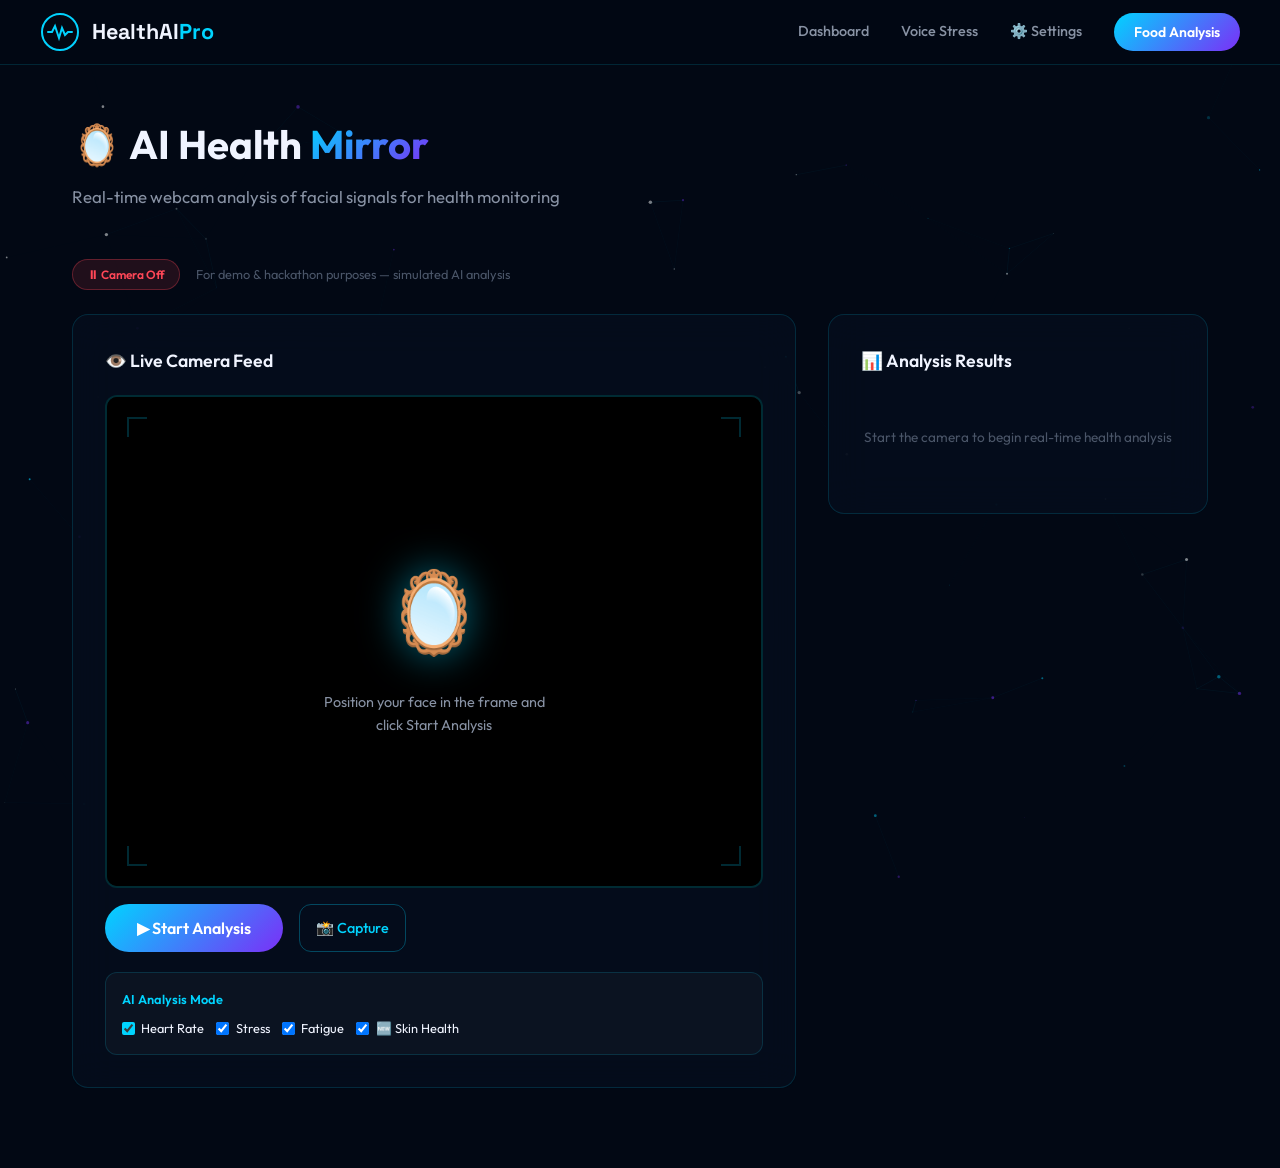
<file: pages/health-mirror.html>
<!DOCTYPE html>
<html lang="en">

<head>
    <meta charset="UTF-8" />
    <meta name="viewport" content="width=device-width, initial-scale=1.0" />
    <title>AI Health Mirror — HealthAI Pro</title>
    <meta name="description"
        content="Real-time AI face analysis for heart rate, stress, fatigue and posture detection." />
    <link rel="preconnect" href="https://fonts.googleapis.com" />
    <link
        href="https://fonts.googleapis.com/css2?family=Outfit:wght@300;400;500;600;700;800&family=Space+Grotesk:wght@400;500;600;700&display=swap"
        rel="stylesheet" />
    <link rel="stylesheet" href="../css/main.css" />
    <style>
        .mirror-layout {
            display: grid;
            grid-template-columns: 1fr 380px;
            gap: 2rem;
            align-items: start;
        }

        .camera-card {
            background: rgba(6, 15, 30, 0.7);
            border: 1px solid var(--border);
            border-radius: var(--radius-lg);
            padding: 2rem;
            backdrop-filter: blur(20px);
        }

        .camera-viewport {
            position: relative;
            background: #000;
            border-radius: var(--radius-md);
            overflow: hidden;
            aspect-ratio: 4/3;
            border: 2px solid rgba(0, 212, 255, 0.2);
        }

        #videoEl {
            width: 100%;
            height: 100%;
            object-fit: cover;
            transform: scaleX(-1);
        }

        .camera-overlay {
            position: absolute;
            inset: 0;
            pointer-events: none;
        }

        /* Face scan animation */
        .face-frame {
            position: absolute;
            top: 50%;
            left: 50%;
            transform: translate(-50%, -50%);
            width: 160px;
            height: 200px;
            border: 2px solid rgba(0, 212, 255, 0.6);
            border-radius: 50%/60%;
            box-shadow: 0 0 20px rgba(0, 212, 255, 0.3);
        }

        .corner {
            position: absolute;
            width: 20px;
            height: 20px;
            border-color: var(--primary);
            border-style: solid;
        }

        .corner.tl {
            top: 20px;
            left: 20px;
            border-width: 2px 0 0 2px;
        }

        .corner.tr {
            top: 20px;
            right: 20px;
            border-width: 2px 2px 0 0;
        }

        .corner.bl {
            bottom: 20px;
            left: 20px;
            border-width: 0 0 2px 2px;
        }

        .corner.br {
            bottom: 20px;
            right: 20px;
            border-width: 0 2px 2px 0;
        }

        .scan-line {
            position: absolute;
            left: 0;
            right: 0;
            height: 2px;
            background: linear-gradient(90deg, transparent, var(--primary), transparent);
            animation: scan-line 2.5s ease-in-out infinite;
            display: none;
        }

        .scan-line.active {
            display: block;
        }

        .camera-placeholder {
            position: absolute;
            inset: 0;
            display: flex;
            flex-direction: column;
            align-items: center;
            justify-content: center;
            background: rgba(0, 0, 0, 0.8);
        }

        .camera-placeholder.hidden {
            display: none;
        }

        .camera-btn-row {
            display: flex;
            gap: 1rem;
            margin-top: 1rem;
            flex-wrap: wrap;
        }

        .status-pill {
            display: inline-flex;
            align-items: center;
            gap: 0.5rem;
            background: rgba(255, 71, 87, 0.12);
            border: 1px solid rgba(255, 71, 87, 0.3);
            border-radius: var(--radius-full);
            padding: 0.3rem 0.875rem;
            font-size: 0.75rem;
            font-weight: 600;
            color: var(--danger);
        }

        .status-pill.active {
            background: rgba(0, 255, 136, 0.1);
            border-color: rgba(0, 255, 136, 0.3);
            color: var(--success);
        }

        /* Results panel */
        .results-panel {
            background: rgba(6, 15, 30, 0.7);
            border: 1px solid var(--border);
            border-radius: var(--radius-lg);
            padding: 2rem;
            backdrop-filter: blur(20px);
        }

        .metric-row {
            display: flex;
            align-items: center;
            gap: 1rem;
            padding: 1rem 0;
            border-bottom: 1px solid var(--border);
        }

        .metric-row:last-child {
            border-bottom: none;
        }

        .metric-emoji {
            font-size: 1.75rem;
            flex-shrink: 0;
        }

        .metric-info {
            flex: 1;
        }

        .metric-info-name {
            font-size: 0.8rem;
            color: var(--text-muted);
            text-transform: uppercase;
            letter-spacing: 0.05em;
        }

        .metric-info-value {
            font-size: 1.25rem;
            font-weight: 700;
            color: var(--text-primary);
        }

        .metric-info-bar {
            height: 4px;
            background: rgba(255, 255, 255, 0.08);
            border-radius: 2px;
            margin-top: 0.4rem;
            overflow: hidden;
        }

        .metric-info-fill {
            height: 100%;
            border-radius: 2px;
            transition: width 1s ease;
        }

        .heartbeat-line {
            height: 40px;
            overflow: hidden;
            position: relative;
        }

        .heartbeat-svg {
            width: 100%;
            height: 40px;
        }

        .hb-path {
            stroke-dasharray: 500;
            stroke-dashoffset: 500;
            animation: draw 2s linear infinite;
            fill: none;
            stroke: #ff4757;
            stroke-width: 2;
        }

        .reco-card {
            background: rgba(0, 212, 255, 0.06);
            border: 1px solid rgba(0, 212, 255, 0.2);
            border-radius: var(--radius-md);
            padding: 1rem;
            margin-top: 1rem;
        }

        .reco-title {
            font-size: 0.85rem;
            font-weight: 600;
            margin-bottom: 0.6rem;
            color: var(--primary);
        }

        .reco-item {
            font-size: 0.8rem;
            color: var(--text-secondary);
            margin-bottom: 0.4rem;
            display: flex;
            gap: 0.4rem;
        }

        @media (max-width: 900px) {
            .mirror-layout {
                grid-template-columns: 1fr;
            }
        }

        /* 🆕 Face Region Detection Styles */
        .face-regions {
            position: absolute;
            inset: 0;
            display: none;
        }

        .face-regions.active {
            display: block;
        }

        .face-region {
            position: absolute;
            border: 2px solid rgba(0, 212, 255, 0.4);
            border-radius: 8px;
            box-shadow: inset 0 0 10px rgba(0, 212, 255, 0.2);
            transition: all 0.3s ease;
        }

        .face-region.detected {
            border-color: rgba(0, 255, 136, 0.6);
            box-shadow: inset 0 0 15px rgba(0, 255, 136, 0.2);
        }

        .face-region.warning {
            border-color: rgba(255, 179, 71, 0.6);
            box-shadow: inset 0 0 15px rgba(255, 179, 71, 0.2);
        }

        .face-region.danger {
            border-color: rgba(255, 71, 87, 0.6);
            box-shadow: inset 0 0 15px rgba(255, 71, 87, 0.2);
        }

        .region-label {
            position: absolute;
            background: rgba(6, 15, 30, 0.9);
            border: 1px solid var(--border);
            border-radius: 4px;
            padding: 0.25rem 0.5rem;
            font-size: 0.65rem;
            font-weight: 600;
            color: var(--primary);
            top: -20px;
            left: 0;
            white-space: nowrap;
        }

        /* 🆕 Skin Analysis Card */
        .skin-analysis-card {
            background: linear-gradient(135deg, rgba(123, 47, 247, 0.08), rgba(0, 212, 255, 0.06));
            border: 1px solid rgba(123, 47, 247, 0.2);
            border-radius: var(--radius-lg);
            padding: 1.75rem;
            margin-top: 2rem;
        }

        .skin-analysis-title {
            font-size: 1rem;
            font-weight: 700;
            margin-bottom: 1.25rem;
            display: flex;
            align-items: center;
            gap: 0.5rem;
        }

        .skin-grid {
            display: grid;
            grid-template-columns: repeat(2, 1fr);
            gap: 0.875rem;
        }

        .skin-indicator {
            background: rgba(255, 255, 255, 0.04);
            border: 1px solid var(--border);
            border-radius: var(--radius-md);
            padding: 0.875rem;
            text-align: center;
            transition: all var(--transition);
        }

        .skin-indicator.detected {
            background: rgba(255, 71, 87, 0.08);
            border-color: rgba(255, 71, 87, 0.3);
        }

        .skin-indicator.healthy {
            background: rgba(0, 255, 136, 0.08);
            border-color: rgba(0, 255, 136, 0.3);
        }

        .skin-icon {
            font-size: 1.5rem;
            margin-bottom: 0.25rem;
        }

        .skin-name {
            font-size: 0.75rem;
            font-weight: 600;
            color: var(--text-muted);
            margin-bottom: 0.25rem;
        }

        .skin-status {
            font-size: 0.8rem;
            font-weight: 600;
        }

        .skin-status.detected {
            color: #ff4757;
        }

        .skin-status.healthy {
            color: #00ff88;
        }

        /* 🆕 Insight Card */
        .insight-card {
            background: linear-gradient(135deg, rgba(0, 212, 255, 0.08), rgba(123, 47, 247, 0.06));
            border: 1px solid rgba(0, 212, 255, 0.2);
            border-radius: var(--radius-md);
            padding: 1rem;
            margin-top: 1rem;
        }

        .insight-title {
            font-size: 0.8rem;
            font-weight: 700;
            color: var(--primary);
            margin-bottom: 0.5rem;
            text-transform: uppercase;
            letter-spacing: 0.05em;
        }

        .insight-text {
            font-size: 0.85rem;
            color: var(--text-secondary);
            line-height: 1.6;
        }

        /* 🆕 Lifestyle Mapping */
        .lifestyle-risks {
            background: rgba(255, 71, 87, 0.06);
            border: 1px solid rgba(255, 71, 87, 0.2);
            border-radius: var(--radius-md);
            padding: 0.875rem;
            margin-top: 0.75rem;
        }

        .lifestyle-risk-item {
            font-size: 0.8rem;
            color: var(--text-secondary);
            margin-bottom: 0.4rem;
            display: flex;
            gap: 0.5rem;
            align-items: flex-start;
        }

        .lifestyle-risk-item:last-child {
            margin-bottom: 0;
        }

        .risk-indicator {
            display: inline-flex;
            width: 18px;
            height: 18px;
            border-radius: 50%;
            align-items: center;
            justify-content: center;
            flex-shrink: 0;
            font-size: 0.6rem;
            margin-top: 0.1rem;
        }

        .risk-indicator.high {
            background: rgba(255, 71, 87, 0.2);
            color: #ff4757;
            border: 1px solid rgba(255, 71, 87, 0.4);
        }

        .risk-indicator.medium {
            background: rgba(255, 179, 71, 0.2);
            color: #ffb347;
            border: 1px solid rgba(255, 179, 71, 0.4);
        }

        @media (max-width: 900px) {
            .mirror-layout {
                grid-template-columns: 1fr;
            }

            .skin-grid {
                grid-template-columns: repeat(2, 1fr);
            }
        }
    </style>
</head>

<body>
    <canvas id="particles-canvas"></canvas>

    <nav class="navbar scrolled">
        <div class="nav-container">
            <a href="../index.html" class="nav-logo">
                <div class="logo-icon"><svg viewBox="0 0 40 40" fill="none">
                        <circle cx="20" cy="20" r="18" stroke="url(#l1)" stroke-width="2" />
                        <path d="M8 20h4l3-6 4 12 3-10 3 7 3-3h4" stroke="url(#l1)" stroke-width="2"
                            stroke-linecap="round" />
                        <defs>
                            <linearGradient id="l1" x1="0" y1="0" x2="40" y2="40">
                                <stop offset="0%" stop-color="#00d4ff" />
                                <stop offset="100%" stop-color="#7b2ff7" />
                            </linearGradient>
                        </defs>
                    </svg></div>
                <span class="logo-text">HealthAI<span class="logo-accent">Pro</span></span>
            </a>
            <div class="nav-links">
                <a href="dashboard.html" class="nav-link">Dashboard</a>
                <a href="voice-stress.html" class="nav-link">Voice Stress</a>
                <a href="settings.html" class="nav-link">⚙️ Settings</a>
                <a href="food-analysis.html" class="btn-nav-primary">Food Analysis</a>
            </div>
        </div>
    </nav>

    <div class="page-header">
        <h1 class="page-title">🪞 AI Health <span class="gradient-text">Mirror</span></h1>
        <p class="page-subtitle">Real-time webcam analysis of facial signals for health monitoring</p>
    </div>

    <div class="page-content">
        <div style="display:flex;align-items:center;gap:1rem;margin-bottom:1.5rem;">
            <div class="status-pill" id="statusPill">⏸ Camera Off</div>
            <span style="font-size:0.8rem;color:var(--text-muted);">For demo & hackathon purposes — simulated AI
                analysis</span>
        </div>

        <div class="mirror-layout">
            <!-- Camera -->
            <div class="camera-card">
                <h2 style="font-size:1.1rem;font-weight:600;margin-bottom:1.25rem;">👁️ Live Camera Feed</h2>
                <div class="camera-viewport">
                    <video id="videoEl" autoplay muted playsinline></video>
                    <div class="camera-overlay">
                        <div class="corner tl"></div>
                        <div class="corner tr"></div>
                        <div class="corner bl"></div>
                        <div class="corner br"></div>
                        <div class="scan-line" id="scanLine"></div>
                        <div class="face-frame" id="faceFrame" style="display:none;"></div>
                        
                        <!-- 🆕 Face Region Detection -->
                        <div class="face-regions" id="faceRegions">
                            <div class="face-region" id="regionForehead">
                                <div class="region-label">Forehead</div>
                            </div>
                            <div class="face-region" id="regionLeftCheek">
                                <div class="region-label">L. Cheek</div>
                            </div>
                            <div class="face-region" id="regionRightCheek">
                                <div class="region-label">R. Cheek</div>
                            </div>
                            <div class="face-region" id="regionUnderEyes">
                                <div class="region-label">Under Eyes</div>
                            </div>
                            <div class="face-region" id="regionJawline">
                                <div class="region-label">Jawline</div>
                            </div>
                        </div>
                    </div>
                    <div class="camera-placeholder" id="cameraPlaceholder">
                        <div
                            style="font-size:5rem;margin-bottom:1rem;filter:drop-shadow(0 0 20px rgba(0,212,255,0.5));">
                            🪞</div>
                        <p style="color:var(--text-secondary);text-align:center;font-size:0.9rem;max-width:250px;">
                            Position your face in the frame and click Start Analysis</p>
                    </div>
                </div>
                <div class="camera-btn-row">
                    <button class="btn-primary" id="startBtn" onclick="startCamera()">
                        <span>▶ Start Analysis</span>
                    </button>
                    <button class="btn-secondary" id="stopBtn" onclick="stopCamera()" style="display:none;">
                        <span>⏹ Stop Camera</span>
                    </button>
                    <button class="btn-ghost" onclick="captureSnapshot()">📸 Capture</button>
                </div>
                <div
                    style="margin-top:1.25rem;background:rgba(255,255,255,0.03);border:1px solid var(--border);border-radius:var(--radius-md);padding:1rem;">
                    <div style="font-size:0.8rem;font-weight:600;margin-bottom:0.5rem;color:var(--primary);">AI Analysis
                        Mode</div>
                    <div style="display:flex;gap:0.75rem;flex-wrap:wrap;">
                        <label
                            style="display:flex;align-items:center;gap:0.4rem;font-size:0.8rem;cursor:pointer;"><input
                                type="checkbox" id="checkHR" checked style="accent-color:var(--primary)" /> Heart
                            Rate</label>
                        <label
                            style="display:flex;align-items:center;gap:0.4rem;font-size:0.8rem;cursor:pointer;"><input
                                type="checkbox" id="checkStress" checked /> Stress</label>
                        <label
                            style="display:flex;align-items:center;gap:0.4rem;font-size:0.8rem;cursor:pointer;"><input
                                type="checkbox" id="checkFatigue" checked /> Fatigue</label>
                        <label
                            style="display:flex;align-items:center;gap:0.4rem;font-size:0.8rem;cursor:pointer;"><input
                                type="checkbox" id="checkSkin" checked /> 🆕 Skin Health</label>
                    </div>
                </div>
            </div>

            <!-- Results -->
            <div class="results-panel">
                <h2 style="font-size:1.1rem;font-weight:600;margin-bottom:1.25rem;">📊 Analysis Results</h2>
                <div id="analysisResults">
                    <p style="color:var(--text-muted);font-size:0.85rem;text-align:center;padding:2rem 0;">Start the
                        camera to begin real-time health analysis</p>
                </div>
                
                <!-- 🆕 Skin Analysis Section -->
                <div class="skin-analysis-card" id="skinAnalysisCard" style="display:none;">
                    <div class="skin-analysis-title">🔍 Skin Health Analysis</div>
                    <div class="skin-grid" id="skinGrid"></div>
                </div>

                <!-- 🆕 Facial Insight -->
                <div class="insight-card" id="insightCard" style="display:none;">
                    <div class="insight-title">💡 Smart Insight</div>
                    <div class="insight-text" id="insightText"></div>
                    <div class="lifestyle-risks" id="lifestyleRisks"></div>
                </div>

                <div class="reco-card" id="recommendations" style="display:none;">
                    <div class="reco-title">🎯 AI Recommendations</div>
                    <div id="recoList"></div>
                </div>
            </div>
        </div>
    </div>

    <script src="../js/particles.js"></script>
    <script>
        let stream = null;
        let analysisInterval = null;

        async function startCamera() {
            try {
                stream = await navigator.mediaDevices.getUserMedia({ video: { width: 1280, height: 720, facingMode: 'user' } });
                document.getElementById('videoEl').srcObject = stream;
                document.getElementById('cameraPlaceholder').classList.add('hidden');
                document.getElementById('startBtn').style.display = 'none';
                document.getElementById('stopBtn').style.display = 'flex';
                document.getElementById('statusPill').textContent = '🟢 Analyzing...';
                document.getElementById('statusPill').classList.add('active');
                document.getElementById('scanLine').classList.add('active');
                document.getElementById('faceFrame').style.display = 'block';
                startSimulatedAnalysis();
            } catch (err) {
                // Fallback — run simulated without camera
                document.getElementById('cameraPlaceholder').innerHTML = `
          <div style="font-size:4rem;margin-bottom:1rem;">🪞</div>
          <p style="color:var(--text-secondary);font-size:0.85rem;text-align:center;max-width:260px;">Camera access denied. Running simulated AI analysis for demo.</p>
        `;
                document.getElementById('startBtn').style.display = 'none';
                document.getElementById('stopBtn').style.display = 'flex';
                document.getElementById('statusPill').textContent = '🔵 Simulated Mode';
                document.getElementById('statusPill').classList.add('active');
                document.getElementById('scanLine').classList.add('active');
                startSimulatedAnalysis();
            }
        }

        function stopCamera() {
            if (stream) { stream.getTracks().forEach(t => t.stop()); stream = null; }
            clearInterval(analysisInterval);
            document.getElementById('videoEl').srcObject = null;
            document.getElementById('cameraPlaceholder').classList.remove('hidden');
            document.getElementById('startBtn').style.display = 'flex';
            document.getElementById('stopBtn').style.display = 'none';
            document.getElementById('statusPill').textContent = '⏸ Camera Off';
            document.getElementById('statusPill').classList.remove('active');
            document.getElementById('scanLine').classList.remove('active');
            document.getElementById('faceFrame').style.display = 'none';
        }

        function captureSnapshot() {
            showToast('📸 Snapshot analysis saved!', 'success');
        }

        function startSimulatedAnalysis() {
            let tick = 0;
            updateResults(tick);
            analysisInterval = setInterval(() => {
                tick++;
                updateResults(tick);
            }, 3000);
        }

        // 🆕 Face Region Detection & Positioning
        function updateFaceRegions() {
            const viewport = document.querySelector('.camera-viewport');
            const w = viewport.clientWidth;
            const h = viewport.clientHeight;

            // Define proportional coordinates for regions
            const regions = {
                forehead: { x: 0.25, y: 0.1, width: 0.5, height: 0.15 },
                leftCheek: { x: 0.05, y: 0.35, width: 0.35, height: 0.25 },
                rightCheek: { x: 0.6, y: 0.35, width: 0.35, height: 0.25 },
                underEyes: { x: 0.2, y: 0.28, width: 0.6, height: 0.12 },
                jawline: { x: 0.15, y: 0.62, width: 0.7, height: 0.18 }
            };

            Object.entries(regions).forEach(([key, pos]) => {
                const regionEl = document.getElementById(`region${key.charAt(0).toUpperCase() + key.slice(1)}`);
                if (regionEl) {
                    regionEl.style.left = (pos.x * w) + 'px';
                    regionEl.style.top = (pos.y * h) + 'px';
                    regionEl.style.width = (pos.width * w) + 'px';
                    regionEl.style.height = (pos.height * h) + 'px';
                }
            });
        }

        // 🆕 Skin Analysis Engine
        function analyzeSkinHealth(tick) {
            const skinData = {
                acne: {
                    icon: '🔴',
                    name: 'Acne/Pimples',
                    detected: Math.random() > 0.6,
                    regions: ['forehead', 'leftCheek', 'rightCheek']
                },
                darkCircles: {
                    icon: '👁️',
                    name: 'Dark Circles',
                    detected: Math.random() > 0.5,
                    regions: ['underEyes']
                },
                oiliness: {
                    icon: '💧',
                    name: 'Oily Skin',
                    detected: Math.random() > 0.65,
                    regions: ['forehead', 'leftCheek', 'rightCheek']
                },
                drySkin: {
                    icon: '🏜️',
                    name: 'Dry Patches',
                    detected: Math.random() > 0.75,
                    regions: ['jawline']
                }
            };
            return skinData;
        }

        // 🆕 Lifestyle Mapping Engine
        function mapToLifestyleRisks(hr, stress, fatigue, skinData) {
            const risks = [];

            // Rule-based mapping
            if (skinData.darkCircles.detected && fatigue > 55) {
                risks.push({
                    indicator: '👁️ Dark circles + High fatigue',
                    cause: 'Likely poor sleep quality',
                    riskLevel: 'high',
                    suggestion: 'Prioritize 7-8 hours sleep'
                });
            }

            if (skinData.acne.detected && stress > 60) {
                risks.push({
                    indicator: '🔴 Acne on forehead + High stress',
                    cause: 'Stress hormones affecting skin',
                    riskLevel: 'high',
                    suggestion: 'Practice stress management techniques'
                });
            }

            if (skinData.acne.detected && skinData.oiliness.detected) {
                risks.push({
                    indicator: '🔴 Cheek acne + Oily skin',
                    cause: 'May indicate poor diet/nutrition',
                    riskLevel: 'medium',
                    suggestion: 'Reduce junk food & sugary drinks'
                });
            }

            if (skinData.drySkin.detected) {
                risks.push({
                    indicator: '🏜️ Dry skin patches',
                    cause: 'Possibly low hydration',
                    riskLevel: 'medium',
                    suggestion: 'Drink 2.5+ liters water daily'
                });
            }

            if (hr > 85 && stress > 65) {
                risks.push({
                    indicator: '💓 High heart rate + Stress',
                    cause: 'Lifestyle imbalance/anxiety',
                    riskLevel: 'high',
                    suggestion: 'Practice breathing exercises'
                });
            }

            if (fatigue > 70) {
                risks.push({
                    indicator: '😪 Severe fatigue',
                    cause: 'Inadequate rest or overwork',
                    riskLevel: 'medium',
                    suggestion: 'Take regular breaks, improve sleep'
                });
            }

            return risks;
        }

        // 🆕 Generate Smart Insight
        function generateSmartInsight(hr, stress, fatigue, skinData, risks) {
            const insights = [];

            if (risks.length === 0) {
                return 'Your facial indicators and health signals look excellent! Continue your healthy lifestyle habits.';
            }

            const primaryRisks = risks.filter(r => r.riskLevel === 'high');
            const conditions = [];

            if (skinData.darkCircles.detected && fatigue > 55) conditions.push('poor sleep');
            if (skinData.acne.detected && stress > 60) conditions.push('high stress');
            if (skinData.oiliness.detected) conditions.push('dietary imbalance');
            if (stress > 65) conditions.push('lifestyle stress');

            let insight = `Your facial indicators and health signals suggest ${conditions.join(' and ')}, which may increase your lifestyle disease risk.`;

            if (primaryRisks.length > 0) {
                insight += ` Key concern: ${primaryRisks[0].cause.toLowerCase()}.`;
            }

            return insight;
        }

        function updateResults(tick) {
            const hr = 68 + Math.floor(Math.sin(tick * 0.4) * 8 + Math.random() * 4);
            const stress = Math.round(30 + Math.sin(tick * 0.3) * 15 + Math.random() * 10);
            const fatigue = Math.round(25 + Math.sin(tick * 0.2) * 20 + Math.random() * 8);
            const confidence = 87 + Math.floor(Math.random() * 8);

            // 🆕 Get skin analysis
            const skinData = analyzeSkinHealth(tick);

            // 🆕 Map to lifestyle risks
            const lifestyleRisks = mapToLifestyleRisks(hr, stress, fatigue, skinData);

            // 🆕 Generate smart insight
            const insight = generateSmartInsight(hr, stress, fatigue, skinData, lifestyleRisks);

            // Update face regions dynamically
            updateFaceRegions();
            document.getElementById('faceRegions').classList.add('active');
            updateRegionStatus(skinData);

            const stressColor = stress >= 60 ? '#ff4757' : stress >= 40 ? '#ffb347' : '#00ff88';
            const fatigueColor = fatigue >= 60 ? '#ff4757' : fatigue >= 40 ? '#ffb347' : '#00ff88';

            document.getElementById('analysisResults').innerHTML = `
        <div style="font-size:0.7rem;color:var(--text-muted);margin-bottom:0.75rem;display:flex;justify-content:space-between;">
          <span>AI Confidence: ${confidence}%</span>
          <span>Updated ${new Date().toLocaleTimeString()}</span>
        </div>
        <div class="metric-row">
          <div class="metric-emoji">💓</div>
          <div class="metric-info">
            <div class="metric-info-name">Heart Rate</div>
            <div class="metric-info-value" style="color:#ff4757">${hr} <span style="font-size:0.75rem;font-weight:400;color:var(--text-muted)">BPM</span></div>
            <div class="metric-info-bar"><div class="metric-info-fill" style="width:${Math.min((hr / 200) * 100, 100)}%;background:#ff4757;"></div></div>
          </div>
        </div>
        <div class="metric-row">
          <div class="metric-emoji">🧠</div>
          <div class="metric-info">
            <div class="metric-info-name">Stress Level</div>
            <div class="metric-info-value" style="color:${stressColor}">${stress < 40 ? 'Low' : stress < 65 ? 'Moderate' : 'High'} <span style="font-size:0.75rem;font-weight:400;color:var(--text-muted)">(${stress}%)</span></div>
            <div class="metric-info-bar"><div class="metric-info-fill" style="width:${stress}%;background:${stressColor};"></div></div>
          </div>
        </div>
        <div class="metric-row">
          <div class="metric-emoji">😪</div>
          <div class="metric-info">
            <div class="metric-info-name">Fatigue Index</div>
            <div class="metric-info-value" style="color:${fatigueColor}">${fatigue < 40 ? 'Rested' : fatigue < 65 ? 'Mildly Tired' : 'Fatigued'} <span style="font-size:0.75rem;font-weight:400;color:var(--text-muted)">(${fatigue}%)</span></div>
            <div class="metric-info-bar"><div class="metric-info-fill" style="width:${fatigue}%;background:${fatigueColor};"></div></div>
          </div>
        </div>
      `;

            // 🆕 Render skin analysis
            const skinHtml = Object.entries(skinData).map(([key, data]) => `
        <div class="skin-indicator ${data.detected ? 'detected' : 'healthy'}">
          <div class="skin-icon">${data.icon}</div>
          <div class="skin-name">${data.name}</div>
          <div class="skin-status ${data.detected ? 'detected' : 'healthy'}">
            ${data.detected ? 'Detected' : 'Clear'}
          </div>
        </div>
      `).join('');

            document.getElementById('skinAnalysisCard').style.display = 'block';
            document.getElementById('skinGrid').innerHTML = skinHtml;

            // 🆕 Render insight and lifestyle risks
            document.getElementById('insightCard').style.display = 'block';
            document.getElementById('insightText').textContent = insight;

            const risksHtml = lifestyleRisks.map(risk => `
        <div class="lifestyle-risk-item">
          <div class="risk-indicator ${risk.riskLevel}">${risk.riskLevel === 'high' ? '⚠️' : '💡'}</div>
          <div>
            <strong>${risk.indicator}</strong><br>
            <span style="font-size:0.75rem;">${risk.cause}</span>
          </div>
        </div>
      `).join('');

            document.getElementById('lifestyleRisks').innerHTML = risksHtml || `
        <div class="lifestyle-risk-item">
          <div class="risk-indicator" style="background:rgba(0,255,136,0.2);color:#00ff88;border:1px solid rgba(0,255,136,0.4);">✓</div>
          <div><strong>No major lifestyle risks detected</strong> — Keep maintaining healthy habits!</div>
        </div>
      `;

            // 🆕 Enhanced recommendations
            const recos = [];
            if (hr > 80) recos.push('💓 Elevated heart rate — practice deep breathing or take a short walk');
            if (stress >= 60) recos.push('🧘 High stress detected — daily meditation (10 min) recommended');
            if (fatigue >= 60) recos.push('😴 Fatigue signs detected — prioritize 7-8 hours of quality sleep');
            if (skinData.darkCircles.detected) recos.push('👁️ Dark circles suggest poor sleep — establish a fixed bedtime');
            if (skinData.acne.detected && stress > 60) recos.push('🔴 Stress-induced acne detected — reduce caffeine & try yoga');
            if (skinData.oiliness.detected) recos.push('💧 Oily skin suggests hormonal imbalance — eat more water-rich foods');
            if (skinData.drySkin.detected) recos.push('🏜️ Dry skin detected — increase hydration and use moisturizer');
            if (lifestyleRisks.length > 0 && !recos.length) recos.push('⚡ Address the lifestyle risks identified above');
            if (!recos.length) recos.push('✅ All metrics look excellent! Continue your healthy lifestyle.');

            const rp = document.getElementById('recommendations');
            rp.style.display = 'block';
            document.getElementById('recoList').innerHTML = recos.map(r => `<div class="reco-item"><span>→</span><span>${r}</span></div>`).join('');
        }

        // 🆕 Update region visual status
        function updateRegionStatus(skinData) {
            const regionMap = {
                regionForehead: skinData.acne.detected && skinData.acne.regions.includes('forehead'),
                regionLeftCheek: skinData.acne.detected && skinData.acne.regions.includes('leftCheek'),
                regionRightCheek: skinData.acne.detected && skinData.acne.regions.includes('rightCheek'),
                regionUnderEyes: skinData.darkCircles.detected,
                regionJawline: skinData.drySkin.detected
            };

            Object.entries(regionMap).forEach(([regionId, isIssue]) => {
                const el = document.getElementById(regionId);
                if (el) {
                    el.className = 'face-region' + (isIssue ? ' danger' : ' detected');
                }
            });
        }

        function showToast(msg, type) {
            const t = document.createElement('div');
            t.className = `toast ${type}`;
            t.innerHTML = `<span>✅</span><span>${msg}</span>`;
            let tc = document.querySelector('.toast-container');
            if (!tc) { tc = document.createElement('div'); tc.className = 'toast-container'; document.body.appendChild(tc); }
            tc.appendChild(t);
            setTimeout(() => t.remove(), 3000);
        }
    </script>
</body>

</html>
</file>
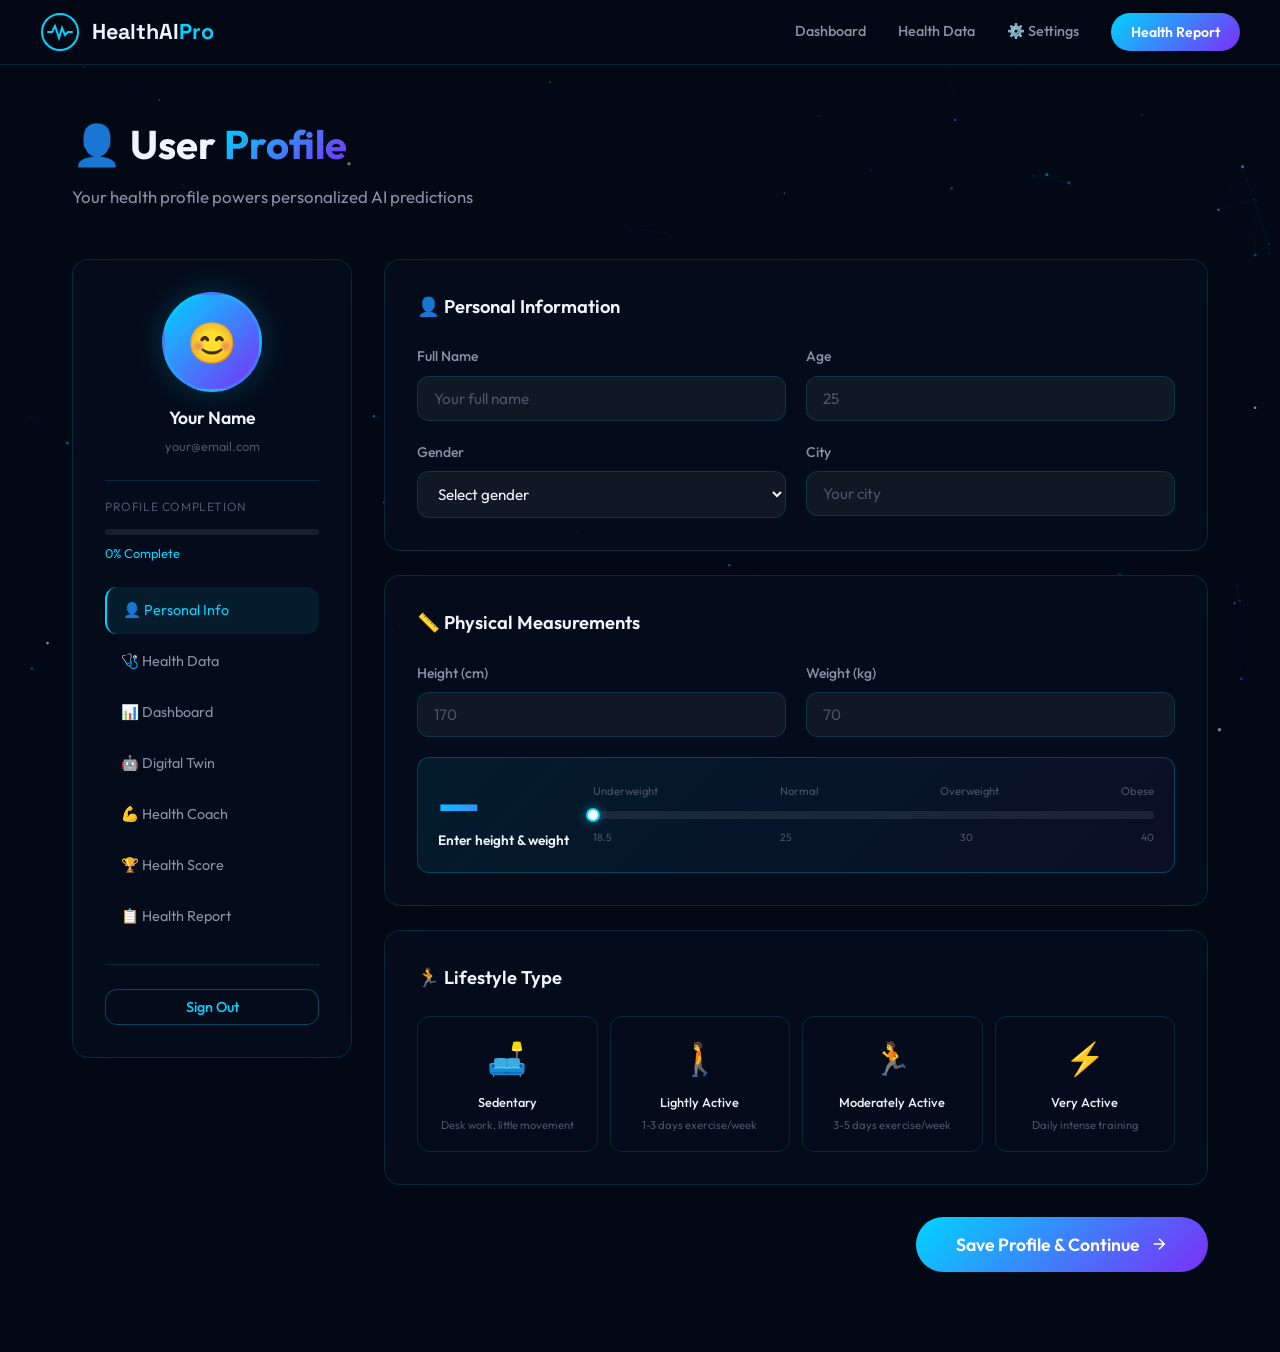
<file: pages/profile.html>
<!DOCTYPE html>
<html lang="en">

<head>
    <meta charset="UTF-8" />
    <meta name="viewport" content="width=device-width, initial-scale=1.0" />
    <title>User Profile — HealthAI Pro</title>
    <meta name="description"
        content="Set up your health profile. Your data powers personalized AI health predictions." />
    <link rel="preconnect" href="https://fonts.googleapis.com" />
    <link
        href="https://fonts.googleapis.com/css2?family=Outfit:wght@300;400;500;600;700;800&family=Space+Grotesk:wght@400;500;600;700&display=swap"
        rel="stylesheet" />
    <link rel="stylesheet" href="../css/main.css" />
    <style>
        .profile-wrapper {
            display: grid;
            grid-template-columns: 280px 1fr;
            gap: 2rem;
        }

        .profile-sidebar {
            background: rgba(6, 15, 30, 0.7);
            border: 1px solid var(--border);
            border-radius: var(--radius-lg);
            padding: 2rem;
            backdrop-filter: blur(20px);
            height: fit-content;
            position: sticky;
            top: 6rem;
        }

        .avatar-wrapper {
            text-align: center;
            margin-bottom: 1.5rem;
        }

        .avatar {
            width: 100px;
            height: 100px;
            border-radius: 50%;
            background: var(--grad-primary);
            display: flex;
            align-items: center;
            justify-content: center;
            font-size: 2.5rem;
            margin: 0 auto 0.75rem;
            border: 3px solid rgba(0, 212, 255, 0.3);
            box-shadow: 0 0 30px rgba(0, 212, 255, 0.2);
            cursor: pointer;
            transition: all var(--transition);
        }

        .avatar:hover {
            box-shadow: 0 0 50px rgba(0, 212, 255, 0.4);
        }

        .avatar-name {
            font-weight: 600;
            font-size: 1.1rem;
            margin-bottom: 0.25rem;
        }

        .avatar-email {
            font-size: 0.8rem;
            color: var(--text-muted);
        }

        .profile-nav a {
            display: flex;
            align-items: center;
            gap: 0.75rem;
            padding: 0.75rem 1rem;
            border-radius: var(--radius-md);
            color: var(--text-secondary);
            font-size: 0.9rem;
            transition: all var(--transition);
            margin-bottom: 0.25rem;
        }

        .profile-nav a:hover,
        .profile-nav a.active {
            background: rgba(0, 212, 255, 0.08);
            color: var(--primary);
            border-left: 2px solid var(--primary);
        }

        .profile-main {
            display: flex;
            flex-direction: column;
            gap: 1.5rem;
        }

        .profile-section-card {
            background: rgba(6, 15, 30, 0.7);
            border: 1px solid var(--border);
            border-radius: var(--radius-lg);
            padding: 2rem;
            backdrop-filter: blur(20px);
        }

        .profile-section-card h2 {
            font-size: 1.15rem;
            font-weight: 600;
            margin-bottom: 1.5rem;
            display: flex;
            align-items: center;
            gap: 0.5rem;
        }

        .form-grid {
            display: grid;
            grid-template-columns: 1fr 1fr;
            gap: 1.25rem;
        }

        .form-grid-3 {
            grid-template-columns: 1fr 1fr 1fr;
        }

        .bmi-display {
            background: linear-gradient(135deg, rgba(0, 212, 255, 0.08), rgba(123, 47, 247, 0.06));
            border: 1px solid rgba(0, 212, 255, 0.25);
            border-radius: var(--radius-md);
            padding: 1.25rem;
            display: flex;
            align-items: center;
            gap: 1.5rem;
        }

        .bmi-number {
            font-size: 3rem;
            font-weight: 800;
            background: var(--grad-primary);
            -webkit-background-clip: text;
            -webkit-text-fill-color: transparent;
            background-clip: text;
            line-height: 1;
        }

        .bmi-category {
            font-size: 0.85rem;
            font-weight: 600;
            margin-top: 0.25rem;
        }

        .bmi-scale {
            flex: 1;
            display: flex;
            flex-direction: column;
            gap: 0.25rem;
        }

        .bmi-bar {
            height: 8px;
            background: rgba(255, 255, 255, 0.08);
            border-radius: var(--radius-full);
            position: relative;
            overflow: visible;
        }

        .bmi-fill {
            position: absolute;
            height: 100%;
            border-radius: var(--radius-full);
            background: var(--grad-primary);
            transition: all 0.5s ease;
        }

        .bmi-indicator {
            position: absolute;
            width: 14px;
            height: 14px;
            border-radius: 50%;
            background: white;
            border: 2px solid var(--primary);
            top: -3px;
            transform: translateX(-50%);
            transition: all 0.5s ease;
            box-shadow: 0 0 10px rgba(0, 212, 255, 0.5);
        }

        .save-btn-wrapper {
            display: flex;
            justify-content: flex-end;
            margin-top: 0.5rem;
        }

        .lifestyle-grid {
            display: grid;
            grid-template-columns: repeat(4, 1fr);
            gap: 0.75rem;
        }

        .lifestyle-option {
            border: 1px solid var(--border);
            border-radius: var(--radius-md);
            padding: 1rem;
            text-align: center;
            cursor: pointer;
            transition: all var(--transition);
        }

        .lifestyle-option:hover {
            border-color: var(--primary);
        }

        .lifestyle-option.selected {
            border-color: var(--primary);
            background: rgba(0, 212, 255, 0.08);
        }

        .lifestyle-option .lifestyle-icon {
            font-size: 2rem;
            margin-bottom: 0.5rem;
        }

        .lifestyle-option .lifestyle-label {
            font-size: 0.8rem;
            font-weight: 500;
        }

        @media (max-width: 900px) {
            .profile-wrapper {
                grid-template-columns: 1fr;
            }

            .profile-sidebar {
                position: static;
            }

            .form-grid {
                grid-template-columns: 1fr;
            }

            .form-grid-3 {
                grid-template-columns: 1fr 1fr;
            }

            .lifestyle-grid {
                grid-template-columns: repeat(2, 1fr);
            }
        }
    </style>
</head>

<body>
    <canvas id="particles-canvas"></canvas>

    <nav class="navbar scrolled">
        <div class="nav-container">
            <a href="../index.html" class="nav-logo">
                <div class="logo-icon"><svg viewBox="0 0 40 40" fill="none">
                        <circle cx="20" cy="20" r="18" stroke="url(#l1)" stroke-width="2" />
                        <path d="M8 20h4l3-6 4 12 3-10 3 7 3-3h4" stroke="url(#l1)" stroke-width="2"
                            stroke-linecap="round" />
                        <defs>
                            <linearGradient id="l1" x1="0" y1="0" x2="40" y2="40">
                                <stop offset="0%" stop-color="#00d4ff" />
                                <stop offset="100%" stop-color="#7b2ff7" />
                            </linearGradient>
                        </defs>
                    </svg></div>
                <span class="logo-text">HealthAI<span class="logo-accent">Pro</span></span>
            </a>
            <div class="nav-links">
                <a href="dashboard.html" class="nav-link">Dashboard</a>
                <a href="health-data.html" class="nav-link">Health Data</a>
                <a href="settings.html" class="nav-link">⚙️ Settings</a>
                <a href="report.html" class="btn-nav-primary">Health Report</a>
            </div>
        </div>
    </nav>

    <div class="page-header">
        <h1 class="page-title">👤 User <span class="gradient-text">Profile</span></h1>
        <p class="page-subtitle">Your health profile powers personalized AI predictions</p>
    </div>

    <div class="page-content">
        <div class="profile-wrapper">
            <!-- Sidebar -->
            <div class="profile-sidebar">
                <div class="avatar-wrapper">
                    <div class="avatar" id="avatarEl">😊</div>
                    <div class="avatar-name" id="avatarName">Your Name</div>
                    <div class="avatar-email" id="avatarEmail">your@email.com</div>
                </div>
                <div style="margin-top:1rem;padding-top:1rem;border-top:1px solid var(--border);">
                    <div
                        style="font-size:0.75rem;color:var(--text-muted);margin-bottom:0.75rem;text-transform:uppercase;letter-spacing:0.05em;">
                        Profile Completion</div>
                    <div class="progress-bar" style="height:6px;margin-bottom:0.5rem;">
                        <div class="progress-fill" id="profileProgress" style="width:0%"></div>
                    </div>
                    <div style="font-size:0.8rem;color:var(--primary);" id="profilePct">0% Complete</div>
                </div>
                <nav class="profile-nav" style="margin-top:1.5rem;">
                    <a href="profile.html" class="active">👤 Personal Info</a>
                    <a href="health-data.html">🩺 Health Data</a>
                    <a href="dashboard.html">📊 Dashboard</a>
                    <a href="digital-twin.html">🤖 Digital Twin</a>
                    <a href="coach.html">💪 Health Coach</a>
                    <a href="gamification.html">🏆 Health Score</a>
                    <a href="report.html">📋 Health Report</a>
                </nav>
                <div style="margin-top:1.5rem;padding-top:1.5rem;border-top:1px solid var(--border);">
                    <button onclick="logout()" class="btn-ghost" style="width:100%;justify-content:center;">Sign
                        Out</button>
                </div>
            </div>

            <!-- Main Content -->
            <div class="profile-main">
                <!-- Personal Information -->
                <div class="profile-section-card">
                    <h2>👤 Personal Information</h2>
                    <div class="form-grid">
                        <div class="form-group">
                            <label class="form-label">Full Name</label>
                            <input type="text" class="form-input" id="fullName" placeholder="Your full name"
                                oninput="updateProfile()" />
                        </div>
                        <div class="form-group">
                            <label class="form-label">Age</label>
                            <input type="number" class="form-input" id="age" placeholder="25" min="1" max="120"
                                oninput="updateProfile()" />
                        </div>
                        <div class="form-group">
                            <label class="form-label">Gender</label>
                            <select class="form-input" id="gender" onchange="updateProfile()">
                                <option value="">Select gender</option>
                                <option value="male">Male</option>
                                <option value="female">Female</option>
                                <option value="non-binary">Non-binary</option>
                                <option value="prefer-not">Prefer not to say</option>
                            </select>
                        </div>
                        <div class="form-group">
                            <label class="form-label">City</label>
                            <input type="text" class="form-input" id="city" placeholder="Your city"
                                oninput="updateProfile()" />
                        </div>
                    </div>
                </div>

                <!-- Physical Measurements -->
                <div class="profile-section-card">
                    <h2>📏 Physical Measurements</h2>
                    <div class="form-grid">
                        <div class="form-group">
                            <label class="form-label">Height (cm)</label>
                            <input type="number" class="form-input" id="heightCm" placeholder="170" min="100" max="250"
                                oninput="calcBMI()" />
                        </div>
                        <div class="form-group">
                            <label class="form-label">Weight (kg)</label>
                            <input type="number" class="form-input" id="weightKg" placeholder="70" min="20" max="250"
                                oninput="calcBMI()" />
                        </div>
                    </div>
                    <div class="bmi-display" id="bmiDisplay" style="margin-top:1.25rem;">
                        <div>
                            <div class="bmi-number" id="bmiValue">—</div>
                            <div class="bmi-category" id="bmiCategory">Enter height & weight</div>
                        </div>
                        <div class="bmi-scale">
                            <div
                                style="display:flex;justify-content:space-between;font-size:0.7rem;color:var(--text-muted);margin-bottom:0.4rem;">
                                <span>Underweight</span><span>Normal</span><span>Overweight</span><span>Obese</span>
                            </div>
                            <div class="bmi-bar">
                                <div class="bmi-fill" id="bmiFill" style="width:0%"></div>
                                <div class="bmi-indicator" id="bmiIndicator" style="left:0%"></div>
                            </div>
                            <div
                                style="display:flex;justify-content:space-between;font-size:0.65rem;color:var(--text-muted);margin-top:0.4rem;">
                                <span>18.5</span><span>25</span><span>30</span><span>40</span>
                            </div>
                        </div>
                    </div>
                </div>

                <!-- Lifestyle Type -->
                <div class="profile-section-card">
                    <h2>🏃 Lifestyle Type</h2>
                    <div class="lifestyle-grid" id="lifestyleGrid">
                        <div class="lifestyle-option" onclick="selectLifestyle('sedentary')" data-value="sedentary">
                            <div class="lifestyle-icon">🛋️</div>
                            <div class="lifestyle-label">Sedentary</div>
                            <div style="font-size:0.7rem;color:var(--text-muted);margin-top:0.25rem;">Desk work, little
                                movement</div>
                        </div>
                        <div class="lifestyle-option" onclick="selectLifestyle('lightly-active')"
                            data-value="lightly-active">
                            <div class="lifestyle-icon">🚶</div>
                            <div class="lifestyle-label">Lightly Active</div>
                            <div style="font-size:0.7rem;color:var(--text-muted);margin-top:0.25rem;">1-3 days
                                exercise/week</div>
                        </div>
                        <div class="lifestyle-option" onclick="selectLifestyle('moderately-active')"
                            data-value="moderately-active">
                            <div class="lifestyle-icon">🏃</div>
                            <div class="lifestyle-label">Moderately Active</div>
                            <div style="font-size:0.7rem;color:var(--text-muted);margin-top:0.25rem;">3-5 days
                                exercise/week</div>
                        </div>
                        <div class="lifestyle-option" onclick="selectLifestyle('very-active')" data-value="very-active">
                            <div class="lifestyle-icon">⚡</div>
                            <div class="lifestyle-label">Very Active</div>
                            <div style="font-size:0.7rem;color:var(--text-muted);margin-top:0.25rem;">Daily intense
                                training</div>
                        </div>
                    </div>
                </div>

                <!-- Save Button -->
                <div class="save-btn-wrapper">
                    <button class="btn-primary btn-large" onclick="saveProfile()">
                        <span>Save Profile & Continue</span>
                        <svg width="16" height="16" viewBox="0 0 24 24" fill="none" stroke="currentColor"
                            stroke-width="2">
                            <path d="M5 12h14M12 5l7 7-7 7" />
                        </svg>
                    </button>
                </div>
            </div>
        </div>
    </div>

    <script src="../js/particles.js"></script>
    <script>
        // Load user data
        const user = JSON.parse(localStorage.getItem('healthai_user') || '{}');
        const profile = JSON.parse(localStorage.getItem('healthai_profile') || '{}');

        document.addEventListener('DOMContentLoaded', () => {
            if (user.name) { document.getElementById('avatarName').textContent = user.name; document.getElementById('avatarEmail').textContent = user.email || ''; }
            if (profile.fullName) document.getElementById('fullName').value = profile.fullName;
            if (profile.age) document.getElementById('age').value = profile.age;
            if (profile.gender) document.getElementById('gender').value = profile.gender;
            if (profile.city) document.getElementById('city').value = profile.city;
            if (profile.height) document.getElementById('heightCm').value = profile.height;
            if (profile.weight) document.getElementById('weightKg').value = profile.weight;
            if (profile.lifestyle) selectLifestyle(profile.lifestyle);
            if (profile.height && profile.weight) calcBMI();
            updateProgress();
        });

        function calcBMI() {
            const h = parseFloat(document.getElementById('heightCm').value) / 100;
            const w = parseFloat(document.getElementById('weightKg').value);
            if (h > 0 && w > 0) {
                const bmi = (w / (h * h)).toFixed(1);
                document.getElementById('bmiValue').textContent = bmi;
                let cat = '', color = '', pct = 0;
                if (bmi < 18.5) { cat = 'Underweight'; color = '#00d4ff'; pct = (bmi / 18.5) * 20; }
                else if (bmi < 25) { cat = '✅ Normal Weight'; color = '#00ff88'; pct = 20 + ((bmi - 18.5) / 6.5) * 25; }
                else if (bmi < 30) { cat = '⚠️ Overweight'; color = '#ffb347'; pct = 45 + ((bmi - 25) / 5) * 25; }
                else { cat = '🔴 Obese'; color = '#ff4757'; pct = Math.min(70 + ((bmi - 30) / 10) * 30, 100); }
                document.getElementById('bmiCategory').textContent = cat;
                document.getElementById('bmiCategory').style.color = color;
                document.getElementById('bmiFill').style.width = pct + '%';
                document.getElementById('bmiFill').style.background = color;
                document.getElementById('bmiIndicator').style.left = pct + '%';
                document.getElementById('bmiIndicator').style.borderColor = color;
                updateProgress();
            }
        }

        let selectedLifestyle = '';
        function selectLifestyle(val) {
            selectedLifestyle = val;
            document.querySelectorAll('.lifestyle-option').forEach(el => {
                el.classList.toggle('selected', el.dataset.value === val);
            });
            updateProgress();
        }

        function updateProfile() { updateProgress(); }

        function updateProgress() {
            const fields = ['fullName', 'age', 'gender', 'city', 'heightCm', 'weightKg'];
            let filled = fields.filter(id => document.getElementById(id)?.value?.trim()).length;
            if (selectedLifestyle) filled++;
            const pct = Math.round((filled / 7) * 100);
            document.getElementById('profileProgress').style.width = pct + '%';
            document.getElementById('profilePct').textContent = pct + '% Complete';
        }

        function saveProfile() {
            const data = {
                fullName: document.getElementById('fullName').value,
                age: document.getElementById('age').value,
                gender: document.getElementById('gender').value,
                city: document.getElementById('city').value,
                height: document.getElementById('heightCm').value,
                weight: document.getElementById('weightKg').value,
                lifestyle: selectedLifestyle,
                bmi: document.getElementById('bmiValue').textContent
            };
            localStorage.setItem('healthai_profile', JSON.stringify(data));
            // Show success toast
            showToast('Profile saved! Redirecting to Health Data...', 'success');
            setTimeout(() => { window.location.href = 'health-data.html'; }, 1500);
        }

        function showToast(msg, type) {
            const t = document.createElement('div');
            t.className = `toast ${type}`;
            t.innerHTML = `<span>${type === 'success' ? '✅' : 'ℹ️'}</span><span>${msg}</span>`;
            let tc = document.querySelector('.toast-container');
            if (!tc) { tc = document.createElement('div'); tc.className = 'toast-container'; document.body.appendChild(tc); }
            tc.appendChild(t);
            setTimeout(() => t.remove(), 3000);
        }

        function logout() {
            localStorage.removeItem('healthai_user');
            window.location.href = 'auth.html';
        }
    </script>
</body>

</html>
</file>
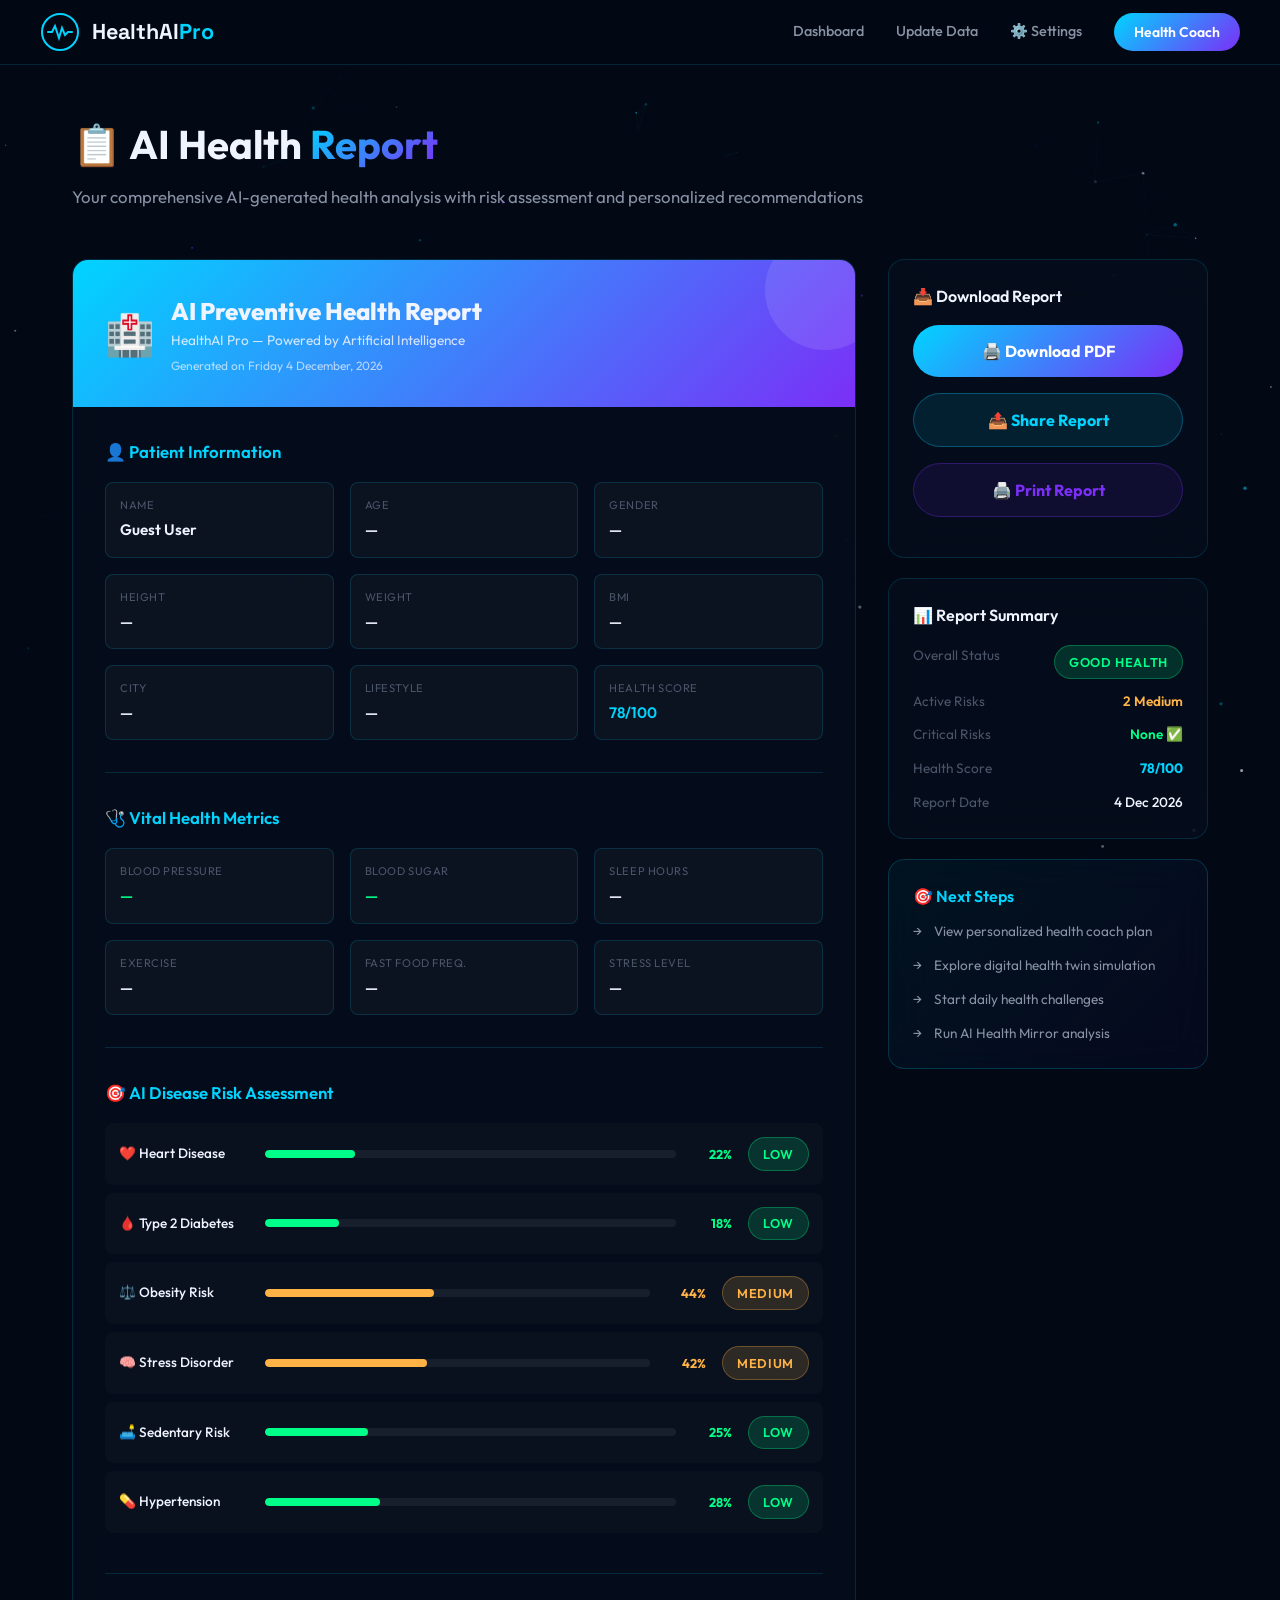
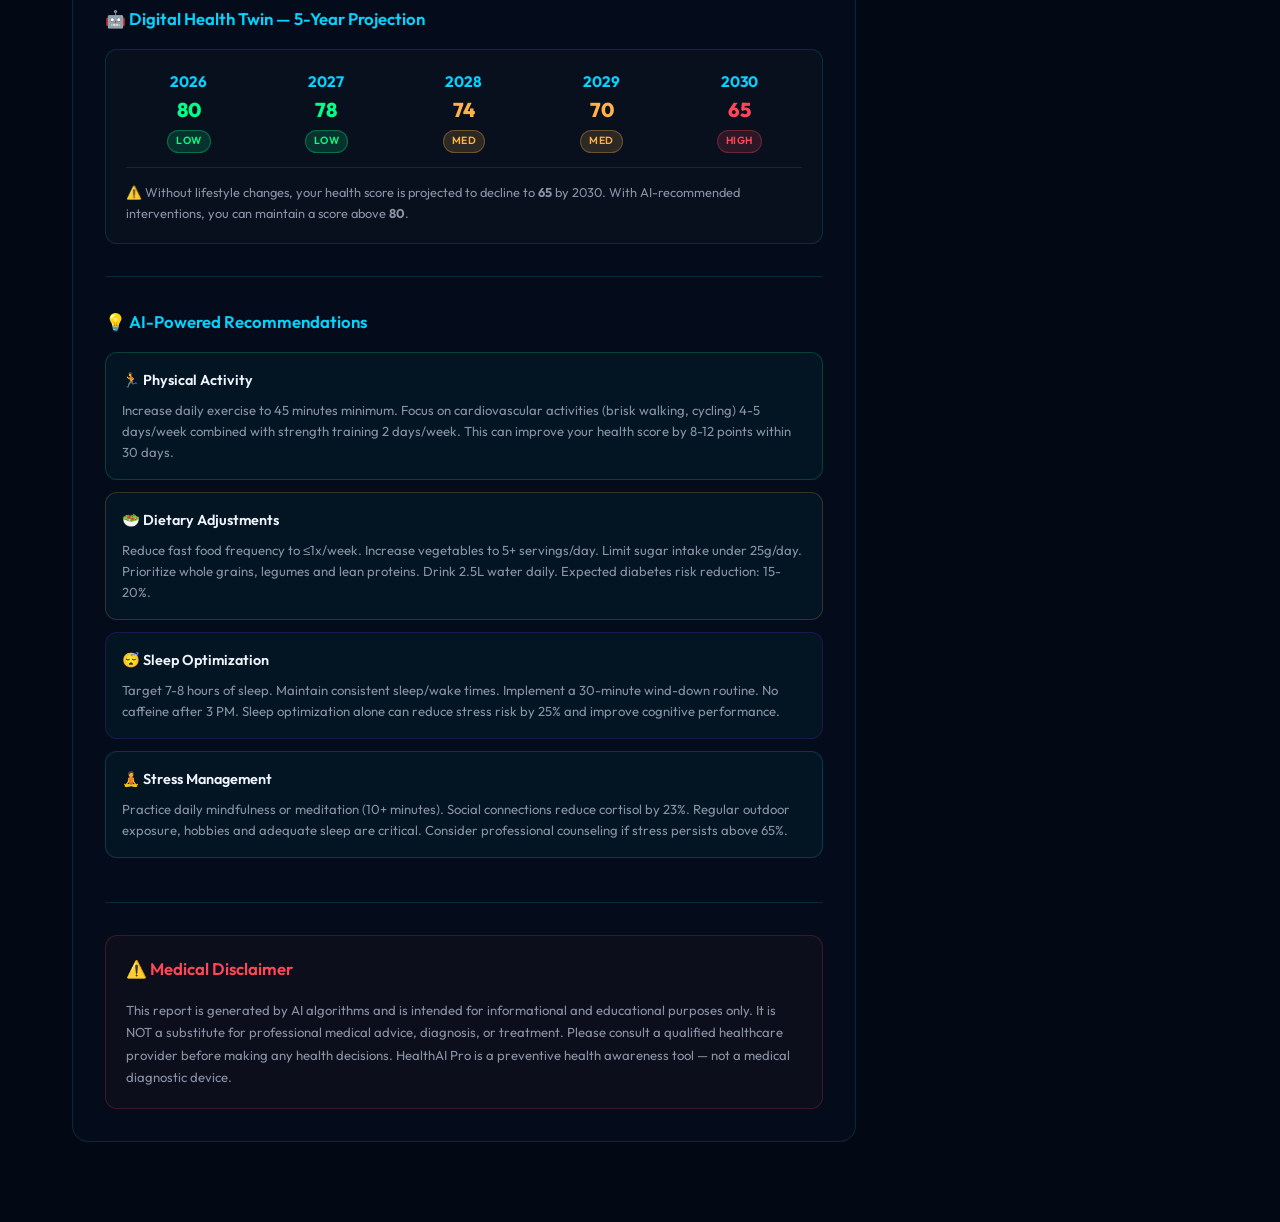
<file: pages/report.html>
<!DOCTYPE html>
<html lang="en">

<head>
    <meta charset="UTF-8" />
    <meta name="viewport" content="width=device-width, initial-scale=1.0" />
    <title>Health Report — HealthAI Pro</title>
    <meta name="description"
        content="Generate and download your comprehensive AI-powered health risk report with personalized recommendations." />
    <link rel="preconnect" href="https://fonts.googleapis.com" />
    <link
        href="https://fonts.googleapis.com/css2?family=Outfit:wght@300;400;500;600;700;800&family=Space+Grotesk:wght@400;500;600;700&display=swap"
        rel="stylesheet" />
    <link rel="stylesheet" href="../css/main.css" />
    <style>
        .report-layout {
            display: grid;
            grid-template-columns: 1fr 320px;
            gap: 2rem;
            align-items: start;
        }

        .report-preview {
            background: rgba(6, 15, 30, 0.7);
            border: 1px solid var(--border);
            border-radius: var(--radius-lg);
            overflow: hidden;
            backdrop-filter: blur(20px);
        }

        .report-header-bar {
            background: var(--grad-primary);
            padding: 2rem;
            position: relative;
            overflow: hidden;
        }

        .report-header-bar::after {
            content: '';
            position: absolute;
            right: -30px;
            top: -30px;
            width: 120px;
            height: 120px;
            border-radius: 50%;
            background: rgba(255, 255, 255, 0.1);
        }

        .report-body {
            padding: 2rem;
        }

        .report-section {
            margin-bottom: 2rem;
            padding-bottom: 2rem;
            border-bottom: 1px solid var(--border);
        }

        .report-section:last-child {
            border-bottom: none;
            margin-bottom: 0;
            padding-bottom: 0;
        }

        .report-section-title {
            font-size: 1.05rem;
            font-weight: 600;
            margin-bottom: 1rem;
            color: var(--primary);
            display: flex;
            align-items: center;
            gap: 0.5rem;
        }

        .report-info-grid {
            display: grid;
            grid-template-columns: repeat(3, 1fr);
            gap: 1rem;
        }

        .report-info-item {
            background: rgba(255, 255, 255, 0.03);
            border: 1px solid var(--border);
            border-radius: var(--radius-sm);
            padding: 0.875rem;
        }

        .report-info-key {
            font-size: 0.7rem;
            color: var(--text-muted);
            text-transform: uppercase;
            letter-spacing: 0.05em;
        }

        .report-info-val {
            font-size: 0.95rem;
            font-weight: 600;
            margin-top: 0.2rem;
        }

        .risk-full-item {
            display: flex;
            align-items: center;
            gap: 1rem;
            padding: 0.875rem;
            background: rgba(255, 255, 255, 0.02);
            border-radius: var(--radius-sm);
            margin-bottom: 0.5rem;
        }

        .risk-full-bar {
            flex: 1;
            height: 8px;
            background: rgba(255, 255, 255, 0.06);
            border-radius: 4px;
            overflow: hidden;
        }

        .risk-full-fill {
            height: 100%;
            border-radius: 4px;
        }

        .risk-full-pct {
            font-size: 0.8rem;
            font-weight: 700;
            min-width: 40px;
            text-align: right;
        }

        .reco-section .reco-card-item {
            background: rgba(0, 212, 255, 0.04);
            border: 1px solid rgba(0, 212, 255, 0.15);
            border-radius: var(--radius-md);
            padding: 1rem;
            margin-bottom: 0.75rem;
        }

        .reco-card-item h4 {
            font-size: 0.9rem;
            font-weight: 600;
            margin-bottom: 0.5rem;
        }

        .reco-card-item p {
            font-size: 0.82rem;
            color: var(--text-secondary);
            line-height: 1.6;
        }

        /* Sidebar */
        .report-sidebar {
            display: flex;
            flex-direction: column;
            gap: 1.25rem;
        }

        .sidebar-card {
            background: rgba(6, 15, 30, 0.7);
            border: 1px solid var(--border);
            border-radius: var(--radius-lg);
            padding: 1.5rem;
            backdrop-filter: blur(20px);
        }

        .generate-btn {
            width: 100%;
            background: var(--grad-primary);
            color: white;
            border: none;
            border-radius: var(--radius-full);
            padding: 1rem;
            font-size: 1rem;
            font-weight: 700;
            cursor: pointer;
            transition: all var(--transition);
            display: flex;
            align-items: center;
            justify-content: center;
            gap: 0.6rem;
            margin-bottom: 1rem;
        }

        .generate-btn:hover {
            transform: translateY(-2px);
            box-shadow: 0 8px 32px rgba(0, 212, 255, 0.4);
        }

        .print-area {
            display: none;
        }

        @media print {

            .navbar,
            .page-header .page-subtitle,
            .report-sidebar,
            .btn-primary,
            .btn-secondary,
            .btn-ghost,
            canvas,
            #particles-canvas {
                display: none !important;
            }

            .page-header {
                padding: 1rem;
            }

            .report-layout {
                grid-template-columns: 1fr;
            }

            .print-area {
                display: block !important;
            }

            body {
                background: white !important;
                color: black !important;
            }

            .report-preview {
                border: 1px solid #ccc !important;
                background: white !important;
            }
        }

        @media (max-width: 900px) {
            .report-layout {
                grid-template-columns: 1fr;
            }

            .report-info-grid {
                grid-template-columns: repeat(2, 1fr);
            }
        }
    </style>
</head>

<body>
    <canvas id="particles-canvas"></canvas>

    <nav class="navbar scrolled">
        <div class="nav-container">
            <a href="../index.html" class="nav-logo">
                <div class="logo-icon"><svg viewBox="0 0 40 40" fill="none">
                        <circle cx="20" cy="20" r="18" stroke="url(#l1)" stroke-width="2" />
                        <path d="M8 20h4l3-6 4 12 3-10 3 7 3-3h4" stroke="url(#l1)" stroke-width="2"
                            stroke-linecap="round" />
                        <defs>
                            <linearGradient id="l1" x1="0" y1="0" x2="40" y2="40">
                                <stop offset="0%" stop-color="#00d4ff" />
                                <stop offset="100%" stop-color="#7b2ff7" />
                            </linearGradient>
                        </defs>
                    </svg></div>
                <span class="logo-text">HealthAI<span class="logo-accent">Pro</span></span>
            </a>
            <div class="nav-links">
                <a href="dashboard.html" class="nav-link">Dashboard</a>
                <a href="health-data.html" class="nav-link">Update Data</a>
                <a href="settings.html" class="nav-link">⚙️ Settings</a>
                <a href="coach.html" class="btn-nav-primary">Health Coach</a>
            </div>
        </div>
    </nav>

    <div class="page-header">
        <h1 class="page-title">📋 AI Health <span class="gradient-text">Report</span></h1>
        <p class="page-subtitle">Your comprehensive AI-generated health analysis with risk assessment and personalized
            recommendations</p>
    </div>

    <div class="page-content">
        <div class="report-layout">
            <!-- Report Preview -->
            <div class="report-preview" id="reportContent">
                <!-- Report Header -->
                <div class="report-header-bar">
                    <div style="display:flex;align-items:center;gap:1rem;position:relative;z-index:1;">
                        <div style="font-size:2.5rem;">🏥</div>
                        <div>
                            <div style="font-size:1.5rem;font-weight:800;">AI Preventive Health Report</div>
                            <div style="font-size:0.85rem;opacity:0.85;">HealthAI Pro — Powered by Artificial
                                Intelligence</div>
                            <div style="font-size:0.75rem;opacity:0.7;margin-top:0.25rem;" id="reportDate">Generated on
                                —</div>
                        </div>
                    </div>
                </div>

                <div class="report-body">
                    <!-- Patient Info -->
                    <div class="report-section">
                        <div class="report-section-title">👤 Patient Information</div>
                        <div class="report-info-grid" id="patientInfo">
                            <div class="report-info-item">
                                <div class="report-info-key">Name</div>
                                <div class="report-info-val" id="rptName">—</div>
                            </div>
                            <div class="report-info-item">
                                <div class="report-info-key">Age</div>
                                <div class="report-info-val" id="rptAge">—</div>
                            </div>
                            <div class="report-info-item">
                                <div class="report-info-key">Gender</div>
                                <div class="report-info-val" id="rptGender">—</div>
                            </div>
                            <div class="report-info-item">
                                <div class="report-info-key">Height</div>
                                <div class="report-info-val" id="rptHeight">—</div>
                            </div>
                            <div class="report-info-item">
                                <div class="report-info-key">Weight</div>
                                <div class="report-info-val" id="rptWeight">—</div>
                            </div>
                            <div class="report-info-item">
                                <div class="report-info-key">BMI</div>
                                <div class="report-info-val" id="rptBMI">—</div>
                            </div>
                            <div class="report-info-item">
                                <div class="report-info-key">City</div>
                                <div class="report-info-val" id="rptCity">—</div>
                            </div>
                            <div class="report-info-item">
                                <div class="report-info-key">Lifestyle</div>
                                <div class="report-info-val" id="rptLifestyle">—</div>
                            </div>
                            <div class="report-info-item">
                                <div class="report-info-key">Health Score</div>
                                <div class="report-info-val" style="color:var(--primary);">78/100</div>
                            </div>
                        </div>
                    </div>

                    <!-- Vital Stats -->
                    <div class="report-section">
                        <div class="report-section-title">🩺 Vital Health Metrics</div>
                        <div class="report-info-grid">
                            <div class="report-info-item">
                                <div class="report-info-key">Blood Pressure</div>
                                <div class="report-info-val" id="rptBP" style="color:#00ff88">—</div>
                            </div>
                            <div class="report-info-item">
                                <div class="report-info-key">Blood Sugar</div>
                                <div class="report-info-val" id="rptSugar" style="color:#00ff88">—</div>
                            </div>
                            <div class="report-info-item">
                                <div class="report-info-key">Sleep Hours</div>
                                <div class="report-info-val" id="rptSleep">—</div>
                            </div>
                            <div class="report-info-item">
                                <div class="report-info-key">Exercise</div>
                                <div class="report-info-val" id="rptExercise">—</div>
                            </div>
                            <div class="report-info-item">
                                <div class="report-info-key">Fast Food Freq.</div>
                                <div class="report-info-val" id="rptFF">—</div>
                            </div>
                            <div class="report-info-item">
                                <div class="report-info-key">Stress Level</div>
                                <div class="report-info-val" id="rptStress">—</div>
                            </div>
                        </div>
                    </div>

                    <!-- Risk Assessment -->
                    <div class="report-section">
                        <div class="report-section-title">🎯 AI Disease Risk Assessment</div>
                        <div id="riskList">
                            <div class="risk-full-item">
                                <div style="width:130px;font-size:0.85rem;font-weight:500;">❤️ Heart Disease</div>
                                <div class="risk-full-bar">
                                    <div class="risk-full-fill" style="width:22%;background:#00ff88;"></div>
                                </div>
                                <div class="risk-full-pct" style="color:#00ff88">22%</div>
                                <div class="risk-badge risk-low">Low</div>
                            </div>
                            <div class="risk-full-item">
                                <div style="width:130px;font-size:0.85rem;font-weight:500;">🩸 Type 2 Diabetes</div>
                                <div class="risk-full-bar">
                                    <div class="risk-full-fill" style="width:18%;background:#00ff88;"></div>
                                </div>
                                <div class="risk-full-pct" style="color:#00ff88">18%</div>
                                <div class="risk-badge risk-low">Low</div>
                            </div>
                            <div class="risk-full-item">
                                <div style="width:130px;font-size:0.85rem;font-weight:500;">⚖️ Obesity Risk</div>
                                <div class="risk-full-bar">
                                    <div class="risk-full-fill" style="width:44%;background:#ffb347;"></div>
                                </div>
                                <div class="risk-full-pct" style="color:#ffb347">44%</div>
                                <div class="risk-badge risk-medium">Medium</div>
                            </div>
                            <div class="risk-full-item">
                                <div style="width:130px;font-size:0.85rem;font-weight:500;">🧠 Stress Disorder</div>
                                <div class="risk-full-bar">
                                    <div class="risk-full-fill" style="width:42%;background:#ffb347;"></div>
                                </div>
                                <div class="risk-full-pct" style="color:#ffb347">42%</div>
                                <div class="risk-badge risk-medium">Medium</div>
                            </div>
                            <div class="risk-full-item">
                                <div style="width:130px;font-size:0.85rem;font-weight:500;">🛋️ Sedentary Risk</div>
                                <div class="risk-full-bar">
                                    <div class="risk-full-fill" style="width:25%;background:#00ff88;"></div>
                                </div>
                                <div class="risk-full-pct" style="color:#00ff88">25%</div>
                                <div class="risk-badge risk-low">Low</div>
                            </div>
                            <div class="risk-full-item">
                                <div style="width:130px;font-size:0.85rem;font-weight:500;">💊 Hypertension</div>
                                <div class="risk-full-bar">
                                    <div class="risk-full-fill" style="width:28%;background:#00ff88;"></div>
                                </div>
                                <div class="risk-full-pct" style="color:#00ff88">28%</div>
                                <div class="risk-badge risk-low">Low</div>
                            </div>
                        </div>
                    </div>

                    <!-- Digital Twin Projection -->
                    <div class="report-section">
                        <div class="report-section-title">🤖 Digital Health Twin — 5-Year Projection</div>
                        <div
                            style="background:rgba(255,255,255,0.02);border:1px solid var(--border);border-radius:var(--radius-md);padding:1.25rem;">
                            <div
                                style="display:grid;grid-template-columns:repeat(5,1fr);gap:0.75rem;text-align:center;">
                                <div>
                                    <div style="font-size:0.95rem;font-weight:700;color:#00d4ff;">2026</div>
                                    <div style="font-size:1.25rem;font-weight:800;color:#00ff88;">80</div>
                                    <div class="risk-badge risk-low" style="font-size:0.65rem;padding:0.15rem 0.5rem;">
                                        Low</div>
                                </div>
                                <div>
                                    <div style="font-size:0.95rem;font-weight:700;color:#00d4ff;">2027</div>
                                    <div style="font-size:1.25rem;font-weight:800;color:#00ff88;">78</div>
                                    <div class="risk-badge risk-low" style="font-size:0.65rem;padding:0.15rem 0.5rem;">
                                        Low</div>
                                </div>
                                <div>
                                    <div style="font-size:0.95rem;font-weight:700;color:#00d4ff;">2028</div>
                                    <div style="font-size:1.25rem;font-weight:800;color:#ffb347;">74</div>
                                    <div class="risk-badge risk-medium"
                                        style="font-size:0.65rem;padding:0.15rem 0.5rem;">Med</div>
                                </div>
                                <div>
                                    <div style="font-size:0.95rem;font-weight:700;color:#00d4ff;">2029</div>
                                    <div style="font-size:1.25rem;font-weight:800;color:#ffb347;">70</div>
                                    <div class="risk-badge risk-medium"
                                        style="font-size:0.65rem;padding:0.15rem 0.5rem;">Med</div>
                                </div>
                                <div>
                                    <div style="font-size:0.95rem;font-weight:700;color:#00d4ff;">2030</div>
                                    <div style="font-size:1.25rem;font-weight:800;color:#ff4757;">65</div>
                                    <div class="risk-badge risk-high" style="font-size:0.65rem;padding:0.15rem 0.5rem;">
                                        High</div>
                                </div>
                            </div>
                            <p
                                style="font-size:0.8rem;color:var(--text-secondary);margin-top:0.875rem;padding-top:0.875rem;border-top:1px solid var(--border);">
                                ⚠️ Without lifestyle changes, your health score is projected to decline to
                                <strong>65</strong> by 2030. With AI-recommended interventions, you can maintain a score
                                above <strong>80</strong>.</p>
                        </div>
                    </div>

                    <!-- Recommendations -->
                    <div class="report-section reco-section">
                        <div class="report-section-title">💡 AI-Powered Recommendations</div>
                        <div class="reco-card-item" style="border-color:rgba(0,255,136,0.2);">
                            <h4>🏃 Physical Activity</h4>
                            <p>Increase daily exercise to 45 minutes minimum. Focus on cardiovascular activities (brisk
                                walking, cycling) 4-5 days/week combined with strength training 2 days/week. This can
                                improve your health score by 8-12 points within 30 days.</p>
                        </div>
                        <div class="reco-card-item" style="border-color:rgba(255,179,71,0.2);">
                            <h4>🥗 Dietary Adjustments</h4>
                            <p>Reduce fast food frequency to ≤1x/week. Increase vegetables to 5+ servings/day. Limit
                                sugar intake under 25g/day. Prioritize whole grains, legumes and lean proteins. Drink
                                2.5L water daily. Expected diabetes risk reduction: 15-20%.</p>
                        </div>
                        <div class="reco-card-item" style="border-color:rgba(123,47,247,0.2);">
                            <h4>😴 Sleep Optimization</h4>
                            <p>Target 7-8 hours of sleep. Maintain consistent sleep/wake times. Implement a 30-minute
                                wind-down routine. No caffeine after 3 PM. Sleep optimization alone can reduce stress
                                risk by 25% and improve cognitive performance.</p>
                        </div>
                        <div class="reco-card-item" style="border-color:rgba(0,212,255,0.2);">
                            <h4>🧘 Stress Management</h4>
                            <p>Practice daily mindfulness or meditation (10+ minutes). Social connections reduce
                                cortisol by 23%. Regular outdoor exposure, hobbies and adequate sleep are critical.
                                Consider professional counseling if stress persists above 65%.</p>
                        </div>
                    </div>

                    <!-- Doctor Advice -->
                    <div class="report-section"
                        style="border:1px solid rgba(255,71,87,0.2);border-radius:var(--radius-md);padding:1.25rem;background:rgba(255,71,87,0.04);">
                        <div class="report-section-title" style="color:var(--danger);">⚠️ Medical Disclaimer</div>
                        <p style="font-size:0.82rem;color:var(--text-secondary);line-height:1.7;">This report is
                            generated by AI algorithms and is intended for informational and educational purposes only.
                            It is NOT a substitute for professional medical advice, diagnosis, or treatment. Please
                            consult a qualified healthcare provider before making any health decisions. HealthAI Pro is
                            a preventive health awareness tool — not a medical diagnostic device.</p>
                    </div>
                </div>
            </div>

            <!-- Sidebar -->
            <div class="report-sidebar">
                <div class="sidebar-card">
                    <h3 style="font-size:1rem;font-weight:600;margin-bottom:1rem;">📥 Download Report</h3>
                    <button class="generate-btn" onclick="downloadReport()">
                        <span>🖨️ Download PDF</span>
                    </button>
                    <button class="generate-btn"
                        style="background:rgba(0,212,255,0.1);border:1px solid rgba(0,212,255,0.3);color:var(--primary);"
                        onclick="shareReport()">
                        <span>📤 Share Report</span>
                    </button>
                    <button class="generate-btn"
                        style="background:rgba(123,47,247,0.1);border:1px solid rgba(123,47,247,0.3);color:#7b2ff7;"
                        onclick="window.print()">
                        <span>🖨️ Print Report</span>
                    </button>
                </div>

                <div class="sidebar-card">
                    <h3 style="font-size:1rem;font-weight:600;margin-bottom:1rem;">📊 Report Summary</h3>
                    <div style="display:flex;flex-direction:column;gap:0.75rem;">
                        <div style="display:flex;justify-content:space-between;font-size:0.85rem;">
                            <span style="color:var(--text-muted);">Overall Status</span>
                            <span class="risk-badge risk-low">Good Health</span>
                        </div>
                        <div style="display:flex;justify-content:space-between;font-size:0.85rem;">
                            <span style="color:var(--text-muted);">Active Risks</span>
                            <span style="color:var(--warning);font-weight:600;">2 Medium</span>
                        </div>
                        <div style="display:flex;justify-content:space-between;font-size:0.85rem;">
                            <span style="color:var(--text-muted);">Critical Risks</span>
                            <span style="color:var(--success);font-weight:600;">None ✅</span>
                        </div>
                        <div style="display:flex;justify-content:space-between;font-size:0.85rem;">
                            <span style="color:var(--text-muted);">Health Score</span>
                            <span style="color:var(--primary);font-weight:700;">78/100</span>
                        </div>
                        <div style="display:flex;justify-content:space-between;font-size:0.85rem;">
                            <span style="color:var(--text-muted);">Report Date</span>
                            <span style="font-weight:500;" id="sidebarDate">—</span>
                        </div>
                    </div>
                </div>

                <div class="sidebar-card"
                    style="background:linear-gradient(135deg,rgba(0,212,255,0.06),rgba(123,47,247,0.04));border-color:rgba(0,212,255,0.2);">
                    <h3 style="font-size:1rem;font-weight:600;margin-bottom:0.75rem;color:var(--primary);">🎯 Next Steps
                    </h3>
                    <div style="display:flex;flex-direction:column;gap:0.75rem;">
                        <a href="coach.html"
                            style="display:flex;align-items:center;gap:0.75rem;font-size:0.85rem;color:var(--text-secondary);transition:color 0.3s;"
                            onmouseover="this.style.color='var(--primary)'"
                            onmouseout="this.style.color='var(--text-secondary)'">
                            <span>→</span> View personalized health coach plan
                        </a>
                        <a href="digital-twin.html"
                            style="display:flex;align-items:center;gap:0.75rem;font-size:0.85rem;color:var(--text-secondary);transition:color 0.3s;"
                            onmouseover="this.style.color='var(--primary)'"
                            onmouseout="this.style.color='var(--text-secondary)'">
                            <span>→</span> Explore digital health twin simulation
                        </a>
                        <a href="gamification.html"
                            style="display:flex;align-items:center;gap:0.75rem;font-size:0.85rem;color:var(--text-secondary);transition:color 0.3s;"
                            onmouseover="this.style.color='var(--primary)'"
                            onmouseout="this.style.color='var(--text-secondary)'">
                            <span>→</span> Start daily health challenges
                        </a>
                        <a href="health-mirror.html"
                            style="display:flex;align-items:center;gap:0.75rem;font-size:0.85rem;color:var(--text-secondary);transition:color 0.3s;"
                            onmouseover="this.style.color='var(--primary)'"
                            onmouseout="this.style.color='var(--text-secondary)'">
                            <span>→</span> Run AI Health Mirror analysis
                        </a>
                    </div>
                </div>
            </div>
        </div>
    </div>

    <script src="../js/particles.js"></script>
    <script>
        // Load data
        const hp = JSON.parse(localStorage.getItem('healthai_profile') || '{}');
        const hd = JSON.parse(localStorage.getItem('healthai_health_data') || '{}');
        const user = JSON.parse(localStorage.getItem('healthai_user') || '{}');

        const now = new Date();
        const dateStr = now.toLocaleDateString('en-IN', { weekday: 'long', year: 'numeric', month: 'long', day: 'numeric' });
        document.getElementById('reportDate').textContent = `Generated on ${dateStr}`;
        document.getElementById('sidebarDate').textContent = now.toLocaleDateString('en-IN', { day: 'numeric', month: 'short', year: 'numeric' });

        // Fill profile data
        const name = hp.fullName || user.name || 'Guest User';
        document.getElementById('rptName').textContent = name;
        document.getElementById('rptAge').textContent = hp.age ? hp.age + ' years' : '—';
        document.getElementById('rptGender').textContent = hp.gender ? hp.gender.charAt(0).toUpperCase() + hp.gender.slice(1) : '—';
        document.getElementById('rptHeight').textContent = hp.height ? hp.height + ' cm' : '—';
        document.getElementById('rptWeight').textContent = hp.weight ? hp.weight + ' kg' : '—';
        document.getElementById('rptBMI').textContent = hp.bmi && hp.bmi !== '—' ? hp.bmi : '—';
        document.getElementById('rptCity').textContent = hp.city || '—';
        document.getElementById('rptLifestyle').textContent = hp.lifestyle ? hp.lifestyle.replace('-', ' ').replace(/\b\w/g, c => c.toUpperCase()) : '—';

        // Fill health data
        if (hd.bp) {
            const bpNum = parseInt(hd.bp);
            document.getElementById('rptBP').textContent = hd.bp + ' mmHg';
            document.getElementById('rptBP').style.color = bpNum > 140 ? '#ff4757' : bpNum > 120 ? '#ffb347' : '#00ff88';
        }
        if (hd.sugar) {
            const sNum = parseInt(hd.sugar);
            document.getElementById('rptSugar').textContent = hd.sugar + ' mg/dL';
            document.getElementById('rptSugar').style.color = sNum > 120 ? '#ff4757' : sNum > 100 ? '#ffb347' : '#00ff88';
        }
        if (hd.sleep) document.getElementById('rptSleep').textContent = hd.sleep + ' hrs/night';
        if (hd.exercise) document.getElementById('rptExercise').textContent = hd.exercise + ' min/day';
        if (hd.fastFood) document.getElementById('rptFF').textContent = hd.fastFood == 0 ? 'Never' : hd.fastFood >= 7 ? 'Daily' : hd.fastFood + 'x/week';
        if (hd.stress) document.getElementById('rptStress').textContent = hd.stress + '/10';

        function downloadReport() {
            const btn = event.target;
            btn.innerHTML = '⏳ Generating PDF...';
            btn.disabled = true;
            setTimeout(() => {
                window.print();
                btn.innerHTML = '🖨️ Download PDF';
                btn.disabled = false;
            }, 500);
        }

        function shareReport() {
            if (navigator.share) {
                navigator.share({
                    title: 'My AI Health Report — HealthAI Pro',
                    text: `My health score is 78/100 with Low overall risk. Generated by HealthAI Pro.`,
                    url: window.location.href
                });
            } else {
                navigator.clipboard.writeText(window.location.href);
                showToast('Report link copied to clipboard!', 'success');
            }
        }

        function showToast(msg, type) {
            const t = document.createElement('div');
            t.className = `toast ${type}`;
            t.innerHTML = `<span>✅</span><span>${msg}</span>`;
            let tc = document.querySelector('.toast-container');
            if (!tc) { tc = document.createElement('div'); tc.className = 'toast-container'; document.body.appendChild(tc); }
            tc.appendChild(t);
            setTimeout(() => t.remove(), 3000);
        }
    </script>
</body>

</html>
</file>
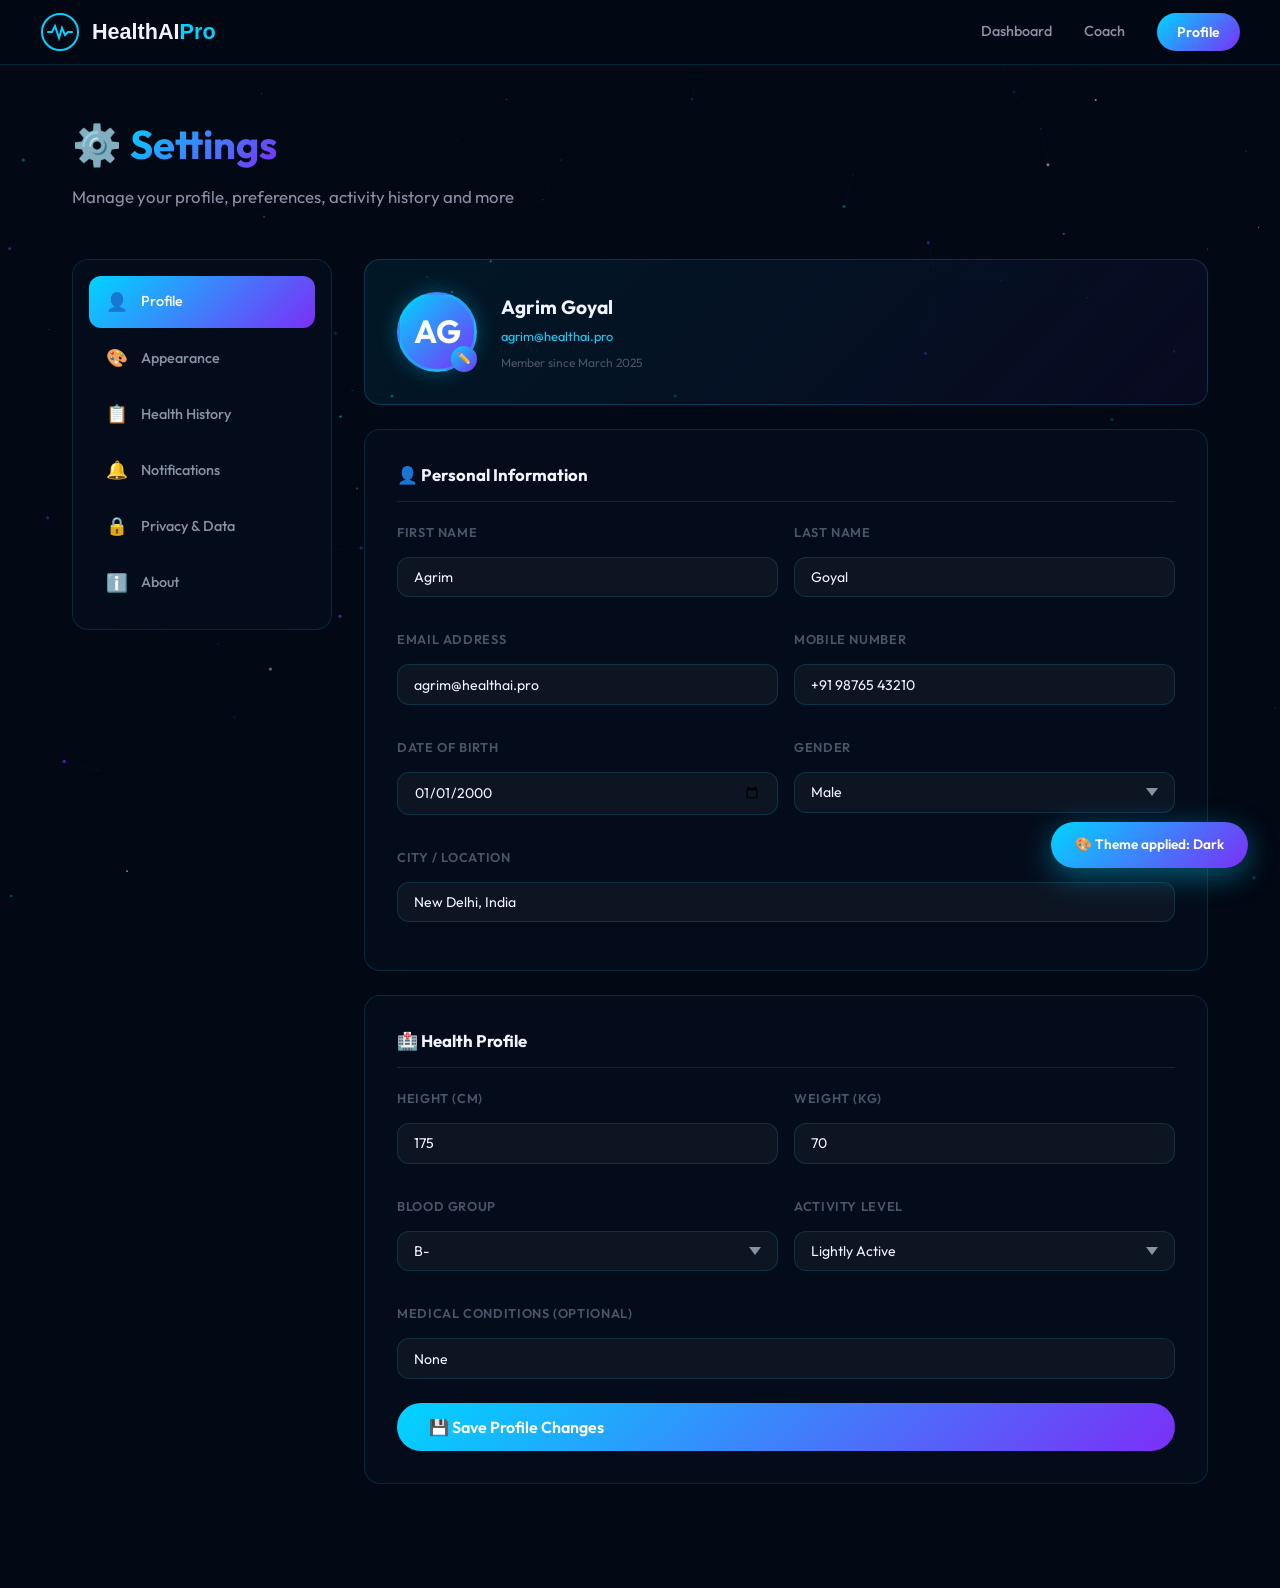
<file: pages/settings.html>
<!DOCTYPE html>
<html lang="en" data-theme="dark">

<head>
    <meta charset="UTF-8" />
    <meta name="viewport" content="width=device-width, initial-scale=1.0" />
    <title>Settings — HealthAI Pro</title>
    <link rel="preconnect" href="https://fonts.googleapis.com" />
    <link href="https://fonts.googleapis.com/css2?family=Outfit:wght@300;400;500;600;700;800&display=swap"
        rel="stylesheet" />
    <link rel="stylesheet" href="../css/main.css" />
    <style>
        /* Light theme overrides */
        [data-theme="light"] {
            --bg-primary: #f0f4ff;
            --bg-secondary: #e4eaf8;
            --text-primary: #0d1b2e;
            --text-secondary: #4a5568;
            --text-muted: #718096;
            --border: rgba(0, 0, 0, 0.12);
            --border-hover: rgba(0, 212, 255, 0.4);
        }

        [data-theme="light"] body {
            background: #f0f4ff;
        }

        [data-theme="light"] .settings-card,
        [data-theme="light"] .profile-card {
            background: rgba(255, 255, 255, 0.85);
            border-color: rgba(0, 0, 0, 0.1);
        }

        [data-theme="light"] .settings-input,
        [data-theme="light"] .settings-select {
            background: #fff;
            border-color: rgba(0, 0, 0, 0.15);
            color: #0d1b2e;
        }

        .settings-layout {
            display: grid;
            grid-template-columns: 260px 1fr;
            gap: 2rem;
            align-items: start;
        }

        .settings-sidebar {
            position: sticky;
            top: 100px;
        }

        .settings-nav {
            background: rgba(6, 15, 30, 0.7);
            border: 1px solid var(--border);
            border-radius: var(--radius-lg);
            padding: 1rem;
            backdrop-filter: blur(20px);
        }

        .settings-nav-item {
            display: flex;
            align-items: center;
            gap: 0.75rem;
            padding: 0.75rem 1rem;
            border-radius: var(--radius-md);
            cursor: pointer;
            transition: all var(--transition);
            font-size: 0.9rem;
            font-weight: 500;
            color: var(--text-secondary);
            margin-bottom: 0.25rem;
        }

        .settings-nav-item:hover {
            background: rgba(0, 212, 255, 0.08);
            color: var(--text-primary);
        }

        .settings-nav-item.active {
            background: var(--grad-primary);
            color: white;
        }

        .settings-nav-item .nav-icon {
            font-size: 1.1rem;
            width: 24px;
            text-align: center;
        }

        .settings-section {
            display: none;
        }

        .settings-section.active {
            display: block;
        }

        .settings-card {
            background: rgba(6, 15, 30, 0.7);
            border: 1px solid var(--border);
            border-radius: var(--radius-lg);
            padding: 2rem;
            backdrop-filter: blur(20px);
            margin-bottom: 1.5rem;
        }

        .settings-card-title {
            font-size: 1.05rem;
            font-weight: 700;
            margin-bottom: 1.25rem;
            display: flex;
            align-items: center;
            gap: 0.5rem;
            padding-bottom: 0.75rem;
            border-bottom: 1px solid var(--border);
        }

        .profile-card {
            background: linear-gradient(135deg, rgba(0, 212, 255, 0.08), rgba(123, 47, 247, 0.06));
            border: 1px solid rgba(0, 212, 255, 0.2);
            border-radius: var(--radius-lg);
            padding: 2rem;
            margin-bottom: 1.5rem;
            display: flex;
            align-items: center;
            gap: 1.5rem;
        }

        .avatar-wrap {
            position: relative;
            flex-shrink: 0;
        }

        .avatar-circle {
            width: 80px;
            height: 80px;
            border-radius: 50%;
            background: var(--grad-primary);
            display: flex;
            align-items: center;
            justify-content: center;
            font-size: 2rem;
            font-weight: 700;
            color: white;
            border: 3px solid rgba(0, 212, 255, 0.4);
            box-shadow: 0 0 20px rgba(0, 212, 255, 0.3);
        }

        .avatar-edit-btn {
            position: absolute;
            bottom: 0;
            right: 0;
            width: 26px;
            height: 26px;
            border-radius: 50%;
            background: var(--grad-primary);
            border: 2px solid var(--bg-primary);
            display: flex;
            align-items: center;
            justify-content: center;
            cursor: pointer;
            font-size: 0.7rem;
        }

        .form-row {
            display: grid;
            grid-template-columns: 1fr 1fr;
            gap: 1rem;
            margin-bottom: 1rem;
        }

        .form-group {
            margin-bottom: 1rem;
        }

        .form-group label {
            display: block;
            font-size: 0.8rem;
            font-weight: 600;
            color: var(--text-muted);
            text-transform: uppercase;
            letter-spacing: 0.05em;
            margin-bottom: 0.4rem;
        }

        .settings-input,
        .settings-select {
            width: 100%;
            background: rgba(255, 255, 255, 0.04);
            border: 1px solid var(--border);
            border-radius: var(--radius-md);
            color: var(--text-primary);
            font-family: inherit;
            font-size: 0.88rem;
            padding: 0.65rem 1rem;
            outline: none;
            transition: border-color var(--transition);
        }

        .settings-select {
            appearance: none;
            background-image: url("data:image/svg+xml,%3Csvg xmlns='http://www.w3.org/2000/svg' width='12' height='8' fill='%238892a4'%3E%3Cpath d='M6 8L0 0h12z'/%3E%3C/svg%3E");
            background-repeat: no-repeat;
            background-position: right 1rem center;
            padding-right: 2.5rem;
            cursor: pointer;
        }

        .settings-input:focus,
        .settings-select:focus {
            border-color: var(--primary);
        }

        .settings-input::placeholder {
            color: var(--text-muted);
        }

        /* Theme cards */
        .theme-grid {
            display: grid;
            grid-template-columns: repeat(3, 1fr);
            gap: 1rem;
        }

        .theme-card {
            border: 2px solid var(--border);
            border-radius: var(--radius-md);
            padding: 1.25rem 1rem;
            text-align: center;
            cursor: pointer;
            transition: all var(--transition);
        }

        .theme-card:hover {
            border-color: var(--border-hover);
        }

        .theme-card.selected {
            border-color: var(--primary);
            background: rgba(0, 212, 255, 0.06);
        }

        .theme-preview {
            height: 60px;
            border-radius: 8px;
            margin-bottom: 0.75rem;
            display: flex;
            gap: 4px;
            padding: 6px;
            overflow: hidden;
        }

        .theme-preview-dark {
            background: #060f1e;
        }

        .theme-preview-light {
            background: #f0f4ff;
        }

        .theme-preview-auto {
            background: linear-gradient(135deg, #060f1e 50%, #f0f4ff 50%);
        }

        .theme-bar {
            flex: 1;
            border-radius: 4px;
        }

        .theme-card-label {
            font-size: 0.85rem;
            font-weight: 600;
            margin-bottom: 0.25rem;
        }

        .theme-card-desc {
            font-size: 0.72rem;
            color: var(--text-muted);
        }

        /* Toggle switch */
        .toggle-row {
            display: flex;
            align-items: center;
            justify-content: space-between;
            padding: 0.875rem 0;
            border-bottom: 1px solid var(--border);
        }

        .toggle-row:last-child {
            border-bottom: none;
        }

        .toggle-label {
            font-size: 0.9rem;
            font-weight: 500;
        }

        .toggle-desc {
            font-size: 0.75rem;
            color: var(--text-muted);
            margin-top: 0.1rem;
        }

        .toggle {
            position: relative;
            width: 44px;
            height: 24px;
            flex-shrink: 0;
        }

        .toggle input {
            opacity: 0;
            width: 0;
            height: 0;
        }

        .toggle-slider {
            position: absolute;
            inset: 0;
            background: rgba(255, 255, 255, 0.1);
            border-radius: 12px;
            cursor: pointer;
            transition: all 0.3s;
        }

        .toggle-slider::before {
            content: '';
            position: absolute;
            width: 18px;
            height: 18px;
            border-radius: 50%;
            background: white;
            top: 3px;
            left: 3px;
            transition: all 0.3s;
        }

        input:checked+.toggle-slider {
            background: var(--grad-primary);
        }

        input:checked+.toggle-slider::before {
            transform: translateX(20px);
        }

        /* History */
        .history-stat-row {
            display: grid;
            grid-template-columns: repeat(4, 1fr);
            gap: 1rem;
            margin-bottom: 1.5rem;
        }

        .h-stat {
            background: rgba(255, 255, 255, 0.03);
            border: 1px solid var(--border);
            border-radius: var(--radius-md);
            padding: 1rem;
            text-align: center;
        }

        .h-stat-val {
            font-size: 1.5rem;
            font-weight: 700;
            background: var(--grad-primary);
            -webkit-background-clip: text;
            -webkit-text-fill-color: transparent;
            background-clip: text;
        }

        .h-stat-label {
            font-size: 0.72rem;
            color: var(--text-muted);
            margin-top: 0.25rem;
        }

        .history-item {
            display: flex;
            align-items: center;
            gap: 1rem;
            padding: 0.875rem 0;
            border-bottom: 1px solid var(--border);
        }

        .history-item:last-child {
            border-bottom: none;
        }

        .h-icon {
            width: 38px;
            height: 38px;
            border-radius: var(--radius-md);
            background: rgba(0, 212, 255, 0.1);
            display: flex;
            align-items: center;
            justify-content: center;
            font-size: 1.1rem;
            flex-shrink: 0;
        }

        .h-info {
            flex: 1;
        }

        .h-title {
            font-size: 0.88rem;
            font-weight: 500;
        }

        .h-date {
            font-size: 0.72rem;
            color: var(--text-muted);
            margin-top: 0.1rem;
        }

        .h-badge {
            font-size: 0.72rem;
            font-weight: 700;
            padding: 0.2rem 0.6rem;
            border-radius: var(--radius-full);
        }

        .badge-green {
            background: rgba(0, 255, 136, 0.12);
            color: #00ff88;
        }

        .badge-yellow {
            background: rgba(255, 179, 71, 0.12);
            color: #ffb347;
        }

        .badge-blue {
            background: rgba(0, 212, 255, 0.12);
            color: #00d4ff;
        }

        /* About */
        .creator-card {
            background: linear-gradient(135deg, rgba(0, 212, 255, 0.08), rgba(123, 47, 247, 0.1));
            border: 1px solid rgba(123, 47, 247, 0.3);
            border-radius: var(--radius-lg);
            padding: 2rem;
            text-align: center;
            margin-bottom: 1.5rem;
        }

        .creator-avatar {
            width: 80px;
            height: 80px;
            border-radius: 50%;
            background: var(--grad-secondary);
            margin: 0 auto 1rem;
            display: flex;
            align-items: center;
            justify-content: center;
            font-size: 2rem;
            font-weight: 800;
            color: white;
            box-shadow: 0 0 30px rgba(123, 47, 247, 0.4);
        }

        .creator-name {
            font-size: 1.35rem;
            font-weight: 800;
            background: var(--grad-primary);
            -webkit-background-clip: text;
            -webkit-text-fill-color: transparent;
            background-clip: text;
        }

        .creator-role {
            font-size: 0.85rem;
            color: var(--text-muted);
            margin-top: 0.25rem;
        }

        .about-feature-grid {
            display: grid;
            grid-template-columns: repeat(auto-fill, minmax(200px, 1fr));
            gap: 0.875rem;
        }

        .about-feature {
            background: rgba(255, 255, 255, 0.03);
            border: 1px solid var(--border);
            border-radius: var(--radius-md);
            padding: 1rem;
            text-align: center;
        }

        .about-feature-icon {
            font-size: 1.5rem;
            margin-bottom: 0.4rem;
        }

        .about-feature-title {
            font-size: 0.82rem;
            font-weight: 600;
        }

        .version-badge {
            display: inline-flex;
            align-items: center;
            gap: 0.4rem;
            background: rgba(0, 212, 255, 0.08);
            border: 1px solid rgba(0, 212, 255, 0.2);
            border-radius: var(--radius-full);
            padding: 0.3rem 0.875rem;
            font-size: 0.75rem;
            color: var(--primary);
            font-weight: 600;
            margin-top: 0.75rem;
        }

        /* Save button */
        .save-toast {
            position: fixed;
            bottom: 2rem;
            right: 2rem;
            background: var(--grad-primary);
            color: white;
            font-weight: 600;
            font-size: 0.85rem;
            padding: 0.75rem 1.5rem;
            border-radius: var(--radius-full);
            box-shadow: 0 8px 30px rgba(0, 212, 255, 0.4);
            z-index: 999;
            transform: translateY(100px);
            transition: transform 0.4s cubic-bezier(0.4, 0, 0.2, 1);
        }

        .save-toast.show {
            transform: translateY(0);
        }

        @media (max-width: 900px) {
            .settings-layout {
                grid-template-columns: 1fr;
            }

            .settings-sidebar {
                position: static;
            }

            .settings-nav {
                display: flex;
                flex-wrap: wrap;
                gap: 0.4rem;
            }

            .form-row {
                grid-template-columns: 1fr;
            }

            .theme-grid {
                grid-template-columns: 1fr;
            }

            .history-stat-row {
                grid-template-columns: 1fr 1fr;
            }
        }
    </style>
</head>

<body>
    <canvas id="particles-canvas"></canvas>

    <nav class="navbar scrolled">
        <div class="nav-container">
            <a href="../index.html" class="nav-logo">
                <div class="logo-icon"><svg viewBox="0 0 40 40" fill="none">
                        <circle cx="20" cy="20" r="18" stroke="url(#lg)" stroke-width="2" />
                        <path d="M8 20h4l3-6 4 12 3-10 3 7 3-3h4" stroke="url(#lg)" stroke-width="2"
                            stroke-linecap="round" />
                        <defs>
                            <linearGradient id="lg" x1="0" y1="0" x2="40" y2="40">
                                <stop offset="0%" stop-color="#00d4ff" />
                                <stop offset="100%" stop-color="#7b2ff7" />
                            </linearGradient>
                        </defs>
                    </svg></div>
                <span class="logo-text">HealthAI<span class="logo-accent">Pro</span></span>
            </a>
            <div class="nav-links">
                <a href="dashboard.html" class="nav-link">Dashboard</a>
                <a href="coach.html" class="nav-link">Coach</a>
                <a href="profile.html" class="btn-nav-primary">Profile</a>
            </div>
        </div>
    </nav>

    <div class="page-header">
        <h1 class="page-title">⚙️ <span class="gradient-text">Settings</span></h1>
        <p class="page-subtitle">Manage your profile, preferences, activity history and more</p>
    </div>

    <div class="page-content">
        <div class="settings-layout">

            <!-- Sidebar Nav -->
            <div class="settings-sidebar">
                <div class="settings-nav">
                    <div class="settings-nav-item active" onclick="showSection('profile', this)">
                        <span class="nav-icon">👤</span> Profile
                    </div>
                    <div class="settings-nav-item" onclick="showSection('theme', this)">
                        <span class="nav-icon">🎨</span> Appearance
                    </div>
                    <div class="settings-nav-item" onclick="showSection('history', this)">
                        <span class="nav-icon">📋</span> Health History
                    </div>
                    <div class="settings-nav-item" onclick="showSection('notifications', this)">
                        <span class="nav-icon">🔔</span> Notifications
                    </div>
                    <div class="settings-nav-item" onclick="showSection('privacy', this)">
                        <span class="nav-icon">🔒</span> Privacy & Data
                    </div>
                    <div class="settings-nav-item" onclick="showSection('about', this)">
                        <span class="nav-icon">ℹ️</span> About
                    </div>
                </div>
            </div>

            <!-- Main Content -->
            <div>

                <!-- ── Profile ── -->
                <div class="settings-section active" id="sec-profile">
                    <!-- Profile Card -->
                    <div class="profile-card">
                        <div class="avatar-wrap">
                            <div class="avatar-circle" id="avatarCircle">AG</div>
                            <div class="avatar-edit-btn" onclick="document.getElementById('avatarInput').click()">✏️
                            </div>
                            <input type="file" id="avatarInput" accept="image/*" style="display:none"
                                onchange="handleAvatar(this)" />
                        </div>
                        <div>
                            <div style="font-size:1.2rem;font-weight:700;" id="profileDisplayName">Agrim Goyal</div>
                            <div style="font-size:0.8rem;color:var(--primary);margin-top:0.2rem;"
                                id="profileDisplayEmail">agrim@healthai.pro</div>
                            <div style="font-size:0.75rem;color:var(--text-muted);margin-top:0.4rem;">Member since March
                                2025</div>
                        </div>
                    </div>

                    <div class="settings-card">
                        <div class="settings-card-title">👤 Personal Information</div>
                        <div class="form-row">
                            <div class="form-group">
                                <label>First Name</label>
                                <input class="settings-input" id="firstName" type="text" value="Agrim"
                                    placeholder="First name" />
                            </div>
                            <div class="form-group">
                                <label>Last Name</label>
                                <input class="settings-input" id="lastName" type="text" value="Goyal"
                                    placeholder="Last name" />
                            </div>
                        </div>
                        <div class="form-row">
                            <div class="form-group">
                                <label>Email Address</label>
                                <input class="settings-input" id="email" type="email" value="agrim@healthai.pro"
                                    placeholder="Email" />
                            </div>
                            <div class="form-group">
                                <label>Mobile Number</label>
                                <input class="settings-input" id="phone" type="tel" value="+91 98765 43210"
                                    placeholder="Phone" />
                            </div>
                        </div>
                        <div class="form-row">
                            <div class="form-group">
                                <label>Date of Birth</label>
                                <input class="settings-input" id="dob" type="date" value="2000-01-01" />
                            </div>
                            <div class="form-group">
                                <label>Gender</label>
                                <select class="settings-select" id="gender">
                                    <option value="male" selected>Male</option>
                                    <option value="female">Female</option>
                                    <option value="other">Other</option>
                                </select>
                            </div>
                        </div>
                        <div class="form-group">
                            <label>City / Location</label>
                            <input class="settings-input" id="city" type="text" value="New Delhi, India"
                                placeholder="City" />
                        </div>
                    </div>

                    <div class="settings-card">
                        <div class="settings-card-title">🏥 Health Profile</div>
                        <div class="form-row">
                            <div class="form-group">
                                <label>Height (cm)</label>
                                <input class="settings-input" id="height" type="number" value="175" min="100"
                                    max="250" />
                            </div>
                            <div class="form-group">
                                <label>Weight (kg)</label>
                                <input class="settings-input" id="weight" type="number" value="70" min="30" max="250" />
                            </div>
                        </div>
                        <div class="form-row">
                            <div class="form-group">
                                <label>Blood Group</label>
                                <select class="settings-select" id="bloodGroup">
                                    <option>A+</option>
                                    <option>A-</option>
                                    <option>B+</option>
                                    <option selected>B-</option>
                                    <option>AB+</option>
                                    <option>AB-</option>
                                    <option>O+</option>
                                    <option>O-</option>
                                </select>
                            </div>
                            <div class="form-group">
                                <label>Activity Level</label>
                                <select class="settings-select" id="activity">
                                    <option>Sedentary</option>
                                    <option selected>Lightly Active</option>
                                    <option>Moderately Active</option>
                                    <option>Very Active</option>
                                </select>
                            </div>
                        </div>
                        <div class="form-group">
                            <label>Medical Conditions (optional)</label>
                            <input class="settings-input" id="conditions" type="text"
                                placeholder="e.g. Diabetes, Hypertension, None" value="None" />
                        </div>
                        <button class="btn-primary" style="width:100%;margin-top:0.5rem;" onclick="saveProfile()">💾
                            Save Profile Changes</button>
                    </div>
                </div>

                <!-- ── Appearance ── -->
                <div class="settings-section" id="sec-theme">
                    <div class="settings-card">
                        <div class="settings-card-title">🎨 Theme Mode</div>
                        <div class="theme-grid">
                            <div class="theme-card selected" id="theme-dark" onclick="applyTheme('dark')">
                                <div class="theme-preview theme-preview-dark">
                                    <div class="theme-bar" style="background:rgba(0,212,255,0.4)"></div>
                                    <div class="theme-bar" style="background:rgba(123,47,247,0.4)"></div>
                                    <div class="theme-bar" style="background:rgba(255,255,255,0.1)"></div>
                                </div>
                                <div class="theme-card-label">🌙 Dark</div>
                                <div class="theme-card-desc">Default futuristic dark mode</div>
                            </div>
                            <div class="theme-card" id="theme-light" onclick="applyTheme('light')">
                                <div class="theme-preview theme-preview-light">
                                    <div class="theme-bar" style="background:rgba(0,180,255,0.4)"></div>
                                    <div class="theme-bar" style="background:rgba(100,50,200,0.3)"></div>
                                    <div class="theme-bar" style="background:rgba(0,0,0,0.08)"></div>
                                </div>
                                <div class="theme-card-label">☀️ Light</div>
                                <div class="theme-card-desc">Clean bright interface</div>
                            </div>
                            <div class="theme-card" id="theme-auto" onclick="applyTheme('auto')">
                                <div class="theme-preview theme-preview-auto">
                                    <div class="theme-bar" style="background:rgba(0,212,255,0.5)"></div>
                                    <div class="theme-bar" style="background:rgba(255,255,255,0.15)"></div>
                                </div>
                                <div class="theme-card-label">⚙️ System</div>
                                <div class="theme-card-desc">Follow OS preference</div>
                            </div>
                        </div>
                    </div>

                    <div class="settings-card">
                        <div class="settings-card-title">🖋️ Font Size</div>
                        <div class="form-group">
                            <label>Interface Font Size</label>
                            <select class="settings-select" id="fontSize" onchange="applyFontSize(this.value)">
                                <option value="14">Small (14px)</option>
                                <option value="16" selected>Medium (16px) — Default</option>
                                <option value="18">Large (18px)</option>
                                <option value="20">Extra Large (20px)</option>
                            </select>
                        </div>
                    </div>

                    <div class="settings-card">
                        <div class="settings-card-title">✨ Visual Effects</div>
                        <div class="toggle-row">
                            <div>
                                <div class="toggle-label">Particle Background Animation</div>
                                <div class="toggle-desc">Floating particles in background</div>
                            </div>
                            <label class="toggle">
                                <input type="checkbox" id="toggleParticles" checked
                                    onchange="toggleParticlesBg(this.checked)" />
                                <span class="toggle-slider"></span>
                            </label>
                        </div>
                        <div class="toggle-row">
                            <div>
                                <div class="toggle-label">Glassmorphism Cards</div>
                                <div class="toggle-desc">Blurred glass-effect panels</div>
                            </div>
                            <label class="toggle">
                                <input type="checkbox" checked />
                                <span class="toggle-slider"></span>
                            </label>
                        </div>
                        <div class="toggle-row">
                            <div>
                                <div class="toggle-label">Hover Micro-Animations</div>
                                <div class="toggle-desc">Subtle animations on hover</div>
                            </div>
                            <label class="toggle">
                                <input type="checkbox" checked />
                                <span class="toggle-slider"></span>
                            </label>
                        </div>
                    </div>
                </div>

                <!-- ── History ── -->
                <div class="settings-section" id="sec-history">
                    <div class="settings-card">
                        <div class="settings-card-title">📊 Health Activity Summary</div>
                        <div class="history-stat-row">
                            <div class="h-stat">
                                <div class="h-stat-val">28</div>
                                <div class="h-stat-label">Days Active</div>
                            </div>
                            <div class="h-stat">
                                <div class="h-stat-val">82</div>
                                <div class="h-stat-label">Health Score</div>
                            </div>
                            <div class="h-stat">
                                <div class="h-stat-val">14</div>
                                <div class="h-stat-label">Reports Generated</div>
                            </div>
                            <div class="h-stat">
                                <div class="h-stat-val">7🔥</div>
                                <div class="h-stat-label">Day Streak</div>
                            </div>
                        </div>
                    </div>

                    <div class="settings-card">
                        <div class="settings-card-title">🕘 Recent Health Activity</div>
                        <div class="history-item">
                            <div class="h-icon">📊</div>
                            <div class="h-info">
                                <div class="h-title">Full Health Report Generated</div>
                                <div class="h-date">Today, 7:30 PM</div>
                            </div>
                            <span class="h-badge badge-green">Excellent</span>
                        </div>
                        <div class="history-item">
                            <div class="h-icon">🤖</div>
                            <div class="h-info">
                                <div class="h-title">Digital Twin Simulation — Optimal Scenario</div>
                                <div class="h-date">Today, 6:15 PM</div>
                            </div>
                            <span class="h-badge badge-blue">Simulated</span>
                        </div>
                        <div class="history-item">
                            <div class="h-icon">🏆</div>
                            <div class="h-info">
                                <div class="h-title">7-Day Streak Achieved on Gamification</div>
                                <div class="h-date">Yesterday, 11:00 PM</div>
                            </div>
                            <span class="h-badge badge-green">Milestone</span>
                        </div>
                        <div class="history-item">
                            <div class="h-icon">🍎</div>
                            <div class="h-info">
                                <div class="h-title">Food Analysis — Lunch logged (450 kcal)</div>
                                <div class="h-date">Yesterday, 1:20 PM</div>
                            </div>
                            <span class="h-badge badge-blue">Logged</span>
                        </div>
                        <div class="history-item">
                            <div class="h-icon">🎙️</div>
                            <div class="h-info">
                                <div class="h-title">Voice Stress Test — Score: 32% (Low)</div>
                                <div class="h-date">Mar 12, 9:00 AM</div>
                            </div>
                            <span class="h-badge badge-green">Low Stress</span>
                        </div>
                        <div class="history-item">
                            <div class="h-icon">🩺</div>
                            <div class="h-info">
                                <div class="h-title">Disease Risk Assessment Updated</div>
                                <div class="h-date">Mar 11, 4:00 PM</div>
                            </div>
                            <span class="h-badge badge-yellow">Medium Risk</span>
                        </div>
                        <div class="history-item">
                            <div class="h-icon">🪞</div>
                            <div class="h-info">
                                <div class="h-title">AI Health Mirror — Face Scan Completed</div>
                                <div class="h-date">Mar 10, 8:30 AM</div>
                            </div>
                            <span class="h-badge badge-blue">Analyzed</span>
                        </div>
                        <div style="text-align:center;margin-top:1rem;">
                            <a href="report.html" class="btn-primary" style="display:inline-block;">📄 Download Full
                                Health Report</a>
                        </div>
                    </div>

                    <div class="settings-card"
                        style="background:rgba(255,71,87,0.04);border-color:rgba(255,71,87,0.2);">
                        <div class="settings-card-title" style="color:var(--danger);">🗑️ Data Management</div>
                        <p style="font-size:0.85rem;color:var(--text-secondary);margin-bottom:1rem;">Clear your health
                            history data stored locally. This action cannot be undone.</p>
                        <button onclick="clearHistory()"
                            style="background:rgba(255,71,87,0.1);border:1px solid rgba(255,71,87,0.3);color:#ff4757;border-radius:var(--radius-full);padding:0.5rem 1.5rem;cursor:pointer;font-family:inherit;font-size:0.85rem;font-weight:600;transition:all 0.2s;">🗑️
                            Clear Health History</button>
                    </div>
                </div>

                <!-- ── Notifications ── -->
                <div class="settings-section" id="sec-notifications">
                    <div class="settings-card">
                        <div class="settings-card-title">🔔 Notification Preferences</div>
                        <div class="toggle-row">
                            <div>
                                <div class="toggle-label">Daily Health Reminders</div>
                                <div class="toggle-desc">Remind about water, exercise and sleep targets</div>
                            </div>
                            <label class="toggle"><input type="checkbox" checked /><span
                                    class="toggle-slider"></span></label>
                        </div>
                        <div class="toggle-row">
                            <div>
                                <div class="toggle-label">Weekly Health Report</div>
                                <div class="toggle-desc">Summary of your weekly health progress</div>
                            </div>
                            <label class="toggle"><input type="checkbox" checked /><span
                                    class="toggle-slider"></span></label>
                        </div>
                        <div class="toggle-row">
                            <div>
                                <div class="toggle-label">Coach ARIA Tips</div>
                                <div class="toggle-desc">Daily personalized health tips from ARIA</div>
                            </div>
                            <label class="toggle"><input type="checkbox" checked /><span
                                    class="toggle-slider"></span></label>
                        </div>
                        <div class="toggle-row">
                            <div>
                                <div class="toggle-label">Medication Reminders</div>
                                <div class="toggle-desc">Custom reminders for your medications</div>
                            </div>
                            <label class="toggle"><input type="checkbox" /><span class="toggle-slider"></span></label>
                        </div>
                        <div class="toggle-row">
                            <div>
                                <div class="toggle-label">City Health Alerts</div>
                                <div class="toggle-desc">Air quality and disease outbreak alerts for your city</div>
                            </div>
                            <label class="toggle"><input type="checkbox" checked /><span
                                    class="toggle-slider"></span></label>
                        </div>
                        <div class="toggle-row">
                            <div>
                                <div class="toggle-label">Streak Notifications</div>
                                <div class="toggle-desc">Celebrate milestones and health streaks</div>
                            </div>
                            <label class="toggle"><input type="checkbox" checked /><span
                                    class="toggle-slider"></span></label>
                        </div>
                    </div>
                </div>

                <!-- ── Privacy ── -->
                <div class="settings-section" id="sec-privacy">
                    <div class="settings-card">
                        <div class="settings-card-title">🔒 Privacy & Security</div>
                        <div class="toggle-row">
                            <div>
                                <div class="toggle-label">Save Health Data Locally</div>
                                <div class="toggle-desc">Store your health data in browser localStorage</div>
                            </div>
                            <label class="toggle"><input type="checkbox" checked /><span
                                    class="toggle-slider"></span></label>
                        </div>
                        <div class="toggle-row">
                            <div>
                                <div class="toggle-label">Analytics & Usage Data</div>
                                <div class="toggle-desc">Help improve HealthAI Pro with anonymous usage data</div>
                            </div>
                            <label class="toggle"><input type="checkbox" checked /><span
                                    class="toggle-slider"></span></label>
                        </div>
                        <div class="toggle-row">
                            <div>
                                <div class="toggle-label">Face Scan Data</div>
                                <div class="toggle-desc">Health Mirror camera data processed locally only</div>
                            </div>
                            <label class="toggle"><input type="checkbox" checked /><span
                                    class="toggle-slider"></span></label>
                        </div>
                        <div class="toggle-row">
                            <div>
                                <div class="toggle-label">Voice Data Processing</div>
                                <div class="toggle-desc">Voice stress data analyzed locally on your device</div>
                            </div>
                            <label class="toggle"><input type="checkbox" checked /><span
                                    class="toggle-slider"></span></label>
                        </div>
                    </div>
                    <div class="settings-card">
                        <div class="settings-card-title">🔑 Security</div>
                        <div class="form-group">
                            <label>Current Password</label>
                            <input class="settings-input" type="password" placeholder="Enter current password" />
                        </div>
                        <div class="form-row">
                            <div class="form-group">
                                <label>New Password</label>
                                <input class="settings-input" type="password" placeholder="New password" />
                            </div>
                            <div class="form-group">
                                <label>Confirm Password</label>
                                <input class="settings-input" type="password" placeholder="Confirm new password" />
                            </div>
                        </div>
                        <button class="btn-primary" onclick="showToast('🔑 Password updated successfully!')">🔑 Update
                            Password</button>
                    </div>
                </div>

                <!-- ── About ── -->
                <div class="settings-section" id="sec-about">
                    <div class="creator-card">
                        <div class="creator-avatar">AG</div>
                        <div class="creator-name">Agrim Goyal</div>
                        <div class="creator-role">Creator & Developer — HealthAI Pro</div>
                        <div class="version-badge">⚡ HealthAI Pro v2.0 — 2026</div>
                    </div>

                    <div class="settings-card">
                        <div class="settings-card-title">🌟 About HealthAI Pro</div>
                        <p style="font-size:0.88rem;color:var(--text-secondary);line-height:1.8;margin-bottom:1.25rem;">
                            <strong>HealthAI Pro</strong> is an AI-powered preventive health intelligence platform
                            designed by <strong style="color:var(--primary)">Agrim Goyal</strong>. It combines
                            cutting-edge machine learning, digital health twin simulation, and real-time biomarker
                            analysis to empower users with proactive health insights.
                        </p>
                        <p style="font-size:0.88rem;color:var(--text-secondary);line-height:1.8;">
                            The mission is simple: <em style="color:var(--primary)">"Prevent disease before it
                                happens."</em> By making advanced AI health analysis accessible to everyone, HealthAI
                            Pro helps detect risks early, personalize wellness plans, and promote long-term healthy
                            living.
                        </p>
                    </div>

                    <div class="settings-card">
                        <div class="settings-card-title">🚀 Platform Features</div>
                        <div class="about-feature-grid">
                            <div class="about-feature">
                                <div class="about-feature-icon">🪞</div>
                                <div class="about-feature-title">AI Health Mirror</div>
                            </div>
                            <div class="about-feature">
                                <div class="about-feature-icon">🤖</div>
                                <div class="about-feature-title">Digital Health Twin</div>
                            </div>
                            <div class="about-feature">
                                <div class="about-feature-icon">🍎</div>
                                <div class="about-feature-title">Food AI Analysis</div>
                            </div>
                            <div class="about-feature">
                                <div class="about-feature-icon">🎙️</div>
                                <div class="about-feature-title">Voice Stress Detection</div>
                            </div>
                            <div class="about-feature">
                                <div class="about-feature-icon">💪</div>
                                <div class="about-feature-title">AI Health Coach (ARIA)</div>
                            </div>
                            <div class="about-feature">
                                <div class="about-feature-icon">🏆</div>
                                <div class="about-feature-title">Health Gamification</div>
                            </div>
                            <div class="about-feature">
                                <div class="about-feature-icon">🗺️</div>
                                <div class="about-feature-title">City Risk Map</div>
                            </div>
                            <div class="about-feature">
                                <div class="about-feature-icon">📊</div>
                                <div class="about-feature-title">Health Dashboard</div>
                            </div>
                            <div class="about-feature">
                                <div class="about-feature-icon">📋</div>
                                <div class="about-feature-title">Health Reports</div>
                            </div>
                            <div class="about-feature">
                                <div class="about-feature-icon">⚙️</div>
                                <div class="about-feature-title">Smart Settings</div>
                            </div>
                        </div>
                    </div>

                    <div class="settings-card" style="text-align:center;">
                        <div style="font-size:0.8rem;color:var(--text-muted);line-height:2;">
                            <div>📧 <a href="mailto:agrim@healthai.pro"
                                    style="color:var(--primary);">agrim@healthai.pro</a></div>
                            <div>🏗️ Built with HTML, CSS &amp; JavaScript</div>
                            <div>🤖 AI &amp; Chart.js Powered</div>
                            <div style="margin-top:1rem;font-size:0.75rem;">© 2026 HealthAI Pro — Created by
                                <strong>Agrim Goyal</strong>. All rights reserved.
                            </div>
                        </div>
                    </div>
                </div>

            </div><!-- /main -->
        </div><!-- /layout -->
    </div>

    <div class="save-toast" id="saveToast">✅ Changes Saved!</div>

    <script src="../js/particles.js"></script>
    <script>
        // ── Section Navigation ──
        function showSection(id, el) {
            document.querySelectorAll('.settings-section').forEach(s => s.classList.remove('active'));
            document.querySelectorAll('.settings-nav-item').forEach(n => n.classList.remove('active'));
            document.getElementById('sec-' + id).classList.add('active');
            el.classList.add('active');
        }

        // ── Toast ──
        function showToast(msg) {
            const t = document.getElementById('saveToast');
            t.textContent = msg || '✅ Changes Saved!';
            t.classList.add('show');
            setTimeout(() => t.classList.remove('show'), 3000);
        }

        // ── Profile Save ──
        function saveProfile() {
            const fn = document.getElementById('firstName').value;
            const ln = document.getElementById('lastName').value;
            const em = document.getElementById('email').value;
            document.getElementById('profileDisplayName').textContent = fn + ' ' + ln;
            document.getElementById('profileDisplayEmail').textContent = em;
            const initials = (fn[0] || '') + (ln[0] || '');
            document.getElementById('avatarCircle').textContent = initials.toUpperCase();
            localStorage.setItem('hai_profile', JSON.stringify({
                fn, ln, em,
                phone: document.getElementById('phone').value,
                city: document.getElementById('city').value,
                height: document.getElementById('height').value,
                weight: document.getElementById('weight').value,
                bloodGroup: document.getElementById('bloodGroup').value,
                activity: document.getElementById('activity').value,
                conditions: document.getElementById('conditions').value,
            }));
            showToast('✅ Profile updated successfully!');
        }

        // ── Avatar ──
        function handleAvatar(input) {
            if (input.files && input.files[0]) {
                const reader = new FileReader();
                reader.onload = e => {
                    const av = document.getElementById('avatarCircle');
                    av.style.backgroundImage = 'url(' + e.target.result + ')';
                    av.style.backgroundSize = 'cover';
                    av.style.backgroundPosition = 'center';
                    av.textContent = '';
                };
                reader.readAsDataURL(input.files[0]);
            }
        }

        // ── Theme ──
        function applyTheme(t) {
            const root = document.documentElement;
            document.querySelectorAll('.theme-card').forEach(c => c.classList.remove('selected'));
            document.getElementById('theme-' + t).classList.add('selected');
            if (t === 'auto') {
                const isDark = window.matchMedia('(prefers-color-scheme: dark)').matches;
                root.setAttribute('data-theme', isDark ? 'dark' : 'light');
            } else {
                root.setAttribute('data-theme', t);
            }
            localStorage.setItem('hai_theme', t);
            showToast('🎨 Theme applied: ' + t.charAt(0).toUpperCase() + t.slice(1));
        }

        // ── Font Size ──
        function applyFontSize(size) {
            document.documentElement.style.fontSize = size + 'px';
            localStorage.setItem('hai_fontsize', size);
            showToast('🖋️ Font size updated!');
        }

        // ── Particles Toggle ──
        function toggleParticlesBg(on) {
            const c = document.getElementById('particles-canvas');
            if (c) c.style.opacity = on ? '1' : '0';
        }

        // ── Clear History ──
        function clearHistory() {
            if (confirm('Are you sure you want to clear your health history? This cannot be undone.')) {
                localStorage.removeItem('healthai_coach_points');
                localStorage.removeItem('healthai_food_log');
                localStorage.removeItem('healthai_voice_log');
                showToast('🗑️ Health history cleared.');
            }
        }

        // ── Load Saved Settings ──
        (function init() {
            // Theme
            const savedTheme = localStorage.getItem('hai_theme') || 'dark';
            applyTheme(savedTheme);

            // Font size
            const savedFont = localStorage.getItem('hai_fontsize');
            if (savedFont) {
                document.documentElement.style.fontSize = savedFont + 'px';
                document.getElementById('fontSize').value = savedFont;
            }

            // Profile
            const p = JSON.parse(localStorage.getItem('hai_profile') || '{}');
            if (p.fn) document.getElementById('firstName').value = p.fn;
            if (p.ln) document.getElementById('lastName').value = p.ln;
            if (p.em) document.getElementById('email').value = p.em;
            if (p.fn || p.ln) {
                document.getElementById('profileDisplayName').textContent = (p.fn + ' ' + p.ln).trim();
                document.getElementById('avatarCircle').textContent = ((p.fn[0] || '') + (p.ln[0] || '')).toUpperCase();
            }
        })();
    </script>
</body>

</html>
</file>
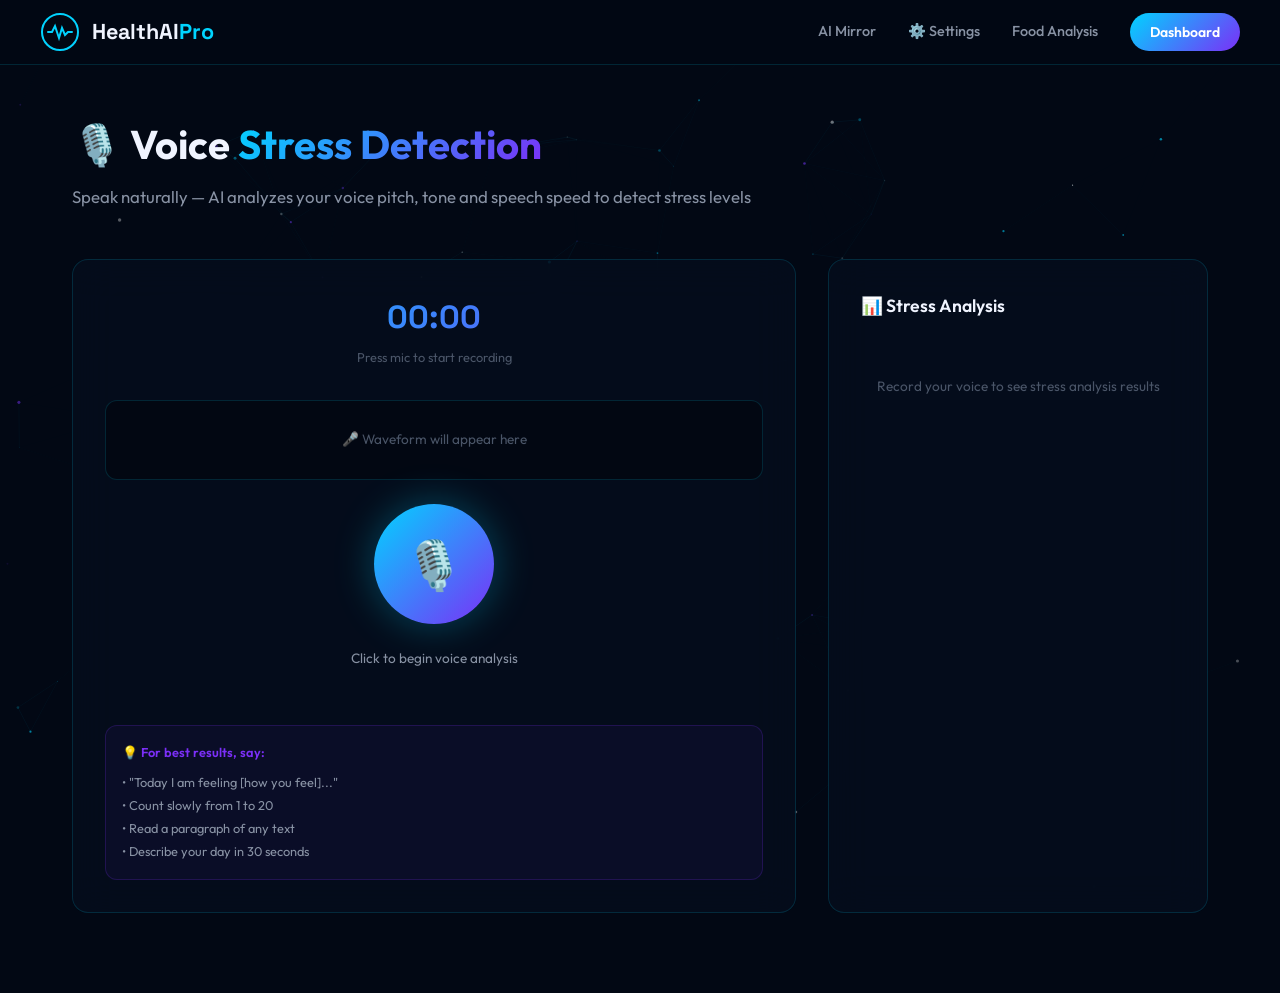
<file: pages/voice-stress.html>
<!DOCTYPE html>
<html lang="en">

<head>
    <meta charset="UTF-8" />
    <meta name="viewport" content="width=device-width, initial-scale=1.0" />
    <title>Voice Stress Detection — HealthAI Pro</title>
    <meta name="description"
        content="Record your voice for AI-powered stress level detection through pitch, tone and speech pattern analysis." />
    <link rel="preconnect" href="https://fonts.googleapis.com" />
    <link
        href="https://fonts.googleapis.com/css2?family=Outfit:wght@300;400;500;600;700;800&family=Space+Grotesk:wght@400;500;600;700&display=swap"
        rel="stylesheet" />
    <link rel="stylesheet" href="../css/main.css" />
    <style>
        .voice-layout {
            display: grid;
            grid-template-columns: 1fr 380px;
            gap: 2rem;
        }

        .recorder-card {
            background: rgba(6, 15, 30, 0.7);
            border: 1px solid var(--border);
            border-radius: var(--radius-lg);
            padding: 2rem;
            backdrop-filter: blur(20px);
        }

        .mic-button {
            width: 120px;
            height: 120px;
            border-radius: 50%;
            background: var(--grad-primary);
            border: none;
            cursor: pointer;
            display: flex;
            align-items: center;
            justify-content: center;
            font-size: 3rem;
            margin: 0 auto 1.5rem;
            transition: all var(--transition);
            position: relative;
            box-shadow: 0 0 40px rgba(0, 212, 255, 0.3);
        }

        .mic-button:hover {
            transform: scale(1.05);
            box-shadow: 0 0 60px rgba(0, 212, 255, 0.5);
        }

        .mic-button.recording {
            background: linear-gradient(135deg, #ff4757, #ff6b6b);
            animation: glow-pulse 1s ease infinite;
            box-shadow: 0 0 40px rgba(255, 71, 87, 0.4);
        }

        .mic-ripple {
            position: absolute;
            inset: -10px;
            border-radius: 50%;
            border: 2px solid var(--primary);
            opacity: 0;
        }

        .mic-button.recording .mic-ripple {
            animation: mic-ripple 1.5s ease-out infinite;
        }

        @keyframes mic-ripple {
            from {
                opacity: 0.8;
                transform: scale(1);
            }

            to {
                opacity: 0;
                transform: scale(1.5);
            }
        }

        /* Waveform */
        .waveform-container {
            height: 80px;
            background: rgba(0, 0, 0, 0.3);
            border: 1px solid var(--border);
            border-radius: var(--radius-md);
            overflow: hidden;
            position: relative;
            margin-bottom: 1.5rem;
        }

        #waveformCanvas {
            width: 100%;
            height: 100%;
        }

        .waveform-idle {
            position: absolute;
            inset: 0;
            display: flex;
            align-items: center;
            justify-content: center;
            color: var(--text-muted);
            font-size: 0.85rem;
        }

        .rec-controls {
            display: flex;
            gap: 0.75rem;
            justify-content: center;
        }

        .timer {
            text-align: center;
            font-size: 2rem;
            font-weight: 800;
            font-family: var(--font-secondary);
            background: var(--grad-primary);
            -webkit-background-clip: text;
            -webkit-text-fill-color: transparent;
            background-clip: text;
            min-height: 2.5rem;
        }

        .analysis-metrics {
            background: rgba(6, 15, 30, 0.7);
            border: 1px solid var(--border);
            border-radius: var(--radius-lg);
            padding: 2rem;
            backdrop-filter: blur(20px);
        }

        .metric-gauge {
            margin-bottom: 1.25rem;
        }

        .gauge-header {
            display: flex;
            justify-content: space-between;
            align-items: center;
            margin-bottom: 0.5rem;
        }

        .gauge-label {
            font-size: 0.85rem;
            font-weight: 500;
        }

        .gauge-value {
            font-size: 0.85rem;
            font-weight: 700;
        }

        .gauge-bar {
            height: 10px;
            background: rgba(255, 255, 255, 0.08);
            border-radius: var(--radius-full);
            overflow: hidden;
        }

        .gauge-fill {
            height: 100%;
            border-radius: var(--radius-full);
            transition: width 1.5s cubic-bezier(0.4, 0, 0.2, 1);
        }

        .stress-result {
            text-align: center;
            padding: 1.5rem;
            background: rgba(255, 255, 255, 0.03);
            border: 1px solid var(--border);
            border-radius: var(--radius-lg);
            margin-bottom: 1.5rem;
        }

        .stress-emoji {
            font-size: 3.5rem;
            margin-bottom: 0.5rem;
        }

        .stress-level-label {
            font-size: 1.5rem;
            font-weight: 700;
            margin-bottom: 0.25rem;
        }

        .stress-advice {
            font-size: 0.85rem;
            color: var(--text-secondary);
            line-height: 1.6;
        }

        .voice-history {
            background: rgba(6, 15, 30, 0.7);
            border: 1px solid var(--border);
            border-radius: var(--radius-lg);
            padding: 1.5rem;
            backdrop-filter: blur(20px);
            margin-top: 2rem;
        }

        .history-item {
            display: flex;
            align-items: center;
            gap: 1rem;
            padding: 0.75rem 0;
            border-bottom: 1px solid var(--border);
        }

        .history-item:last-child {
            border-bottom: none;
        }

        @media (max-width: 900px) {
            .voice-layout {
                grid-template-columns: 1fr;
            }
        }
    </style>
</head>

<body>
    <canvas id="particles-canvas"></canvas>

    <nav class="navbar scrolled">
        <div class="nav-container">
            <a href="../index.html" class="nav-logo">
                <div class="logo-icon"><svg viewBox="0 0 40 40" fill="none">
                        <circle cx="20" cy="20" r="18" stroke="url(#l1)" stroke-width="2" />
                        <path d="M8 20h4l3-6 4 12 3-10 3 7 3-3h4" stroke="url(#l1)" stroke-width="2"
                            stroke-linecap="round" />
                        <defs>
                            <linearGradient id="l1" x1="0" y1="0" x2="40" y2="40">
                                <stop offset="0%" stop-color="#00d4ff" />
                                <stop offset="100%" stop-color="#7b2ff7" />
                            </linearGradient>
                        </defs>
                    </svg></div>
                <span class="logo-text">HealthAI<span class="logo-accent">Pro</span></span>
            </a>
            <div class="nav-links">
                <a href="health-mirror.html" class="nav-link">AI Mirror</a>
                <a href="settings.html" class="nav-link">⚙️ Settings</a>
                <a href="food-analysis.html" class="nav-link">Food Analysis</a>
                <a href="dashboard.html" class="btn-nav-primary">Dashboard</a>
            </div>
        </div>
    </nav>

    <div class="page-header">
        <h1 class="page-title">🎙️ Voice <span class="gradient-text">Stress Detection</span></h1>
        <p class="page-subtitle">Speak naturally — AI analyzes your voice pitch, tone and speech speed to detect stress
            levels</p>
    </div>

    <div class="page-content">
        <div class="voice-layout">
            <!-- Recorder -->
            <div class="recorder-card">
                <div style="text-align:center;margin-bottom:2rem;">
                    <div class="timer" id="timer">00:00</div>
                    <p style="font-size:0.8rem;color:var(--text-muted);margin-top:0.25rem;" id="timerStatus">Press mic
                        to start recording</p>
                </div>

                <div class="waveform-container">
                    <canvas id="waveformCanvas"></canvas>
                    <div class="waveform-idle" id="waveIdle">🎤 Waveform will appear here</div>
                </div>

                <div style="text-align:center;margin-bottom:1.5rem;">
                    <button class="mic-button" id="micBtn" onclick="toggleRecording()">
                        <div class="mic-ripple"></div>
                        🎙️
                    </button>
                    <div style="font-size:0.85rem;color:var(--text-secondary);" id="micStatus">Click to begin voice
                        analysis</div>
                </div>

                <div class="rec-controls">
                    <button class="btn-secondary" id="analyzeBtn" onclick="analyzeVoice()" style="display:none;">
                        🧠 Analyze Recording
                    </button>
                    <button class="btn-ghost" id="clearBtn" onclick="clearRecording()" style="display:none;">
                        🗑️ Clear
                    </button>
                </div>

                <div
                    style="margin-top:2rem;background:rgba(123,47,247,0.06);border:1px solid rgba(123,47,247,0.2);border-radius:var(--radius-md);padding:1rem;">
                    <p style="font-size:0.8rem;font-weight:600;color:#7b2ff7;margin-bottom:0.5rem;">💡 For best results,
                        say:</p>
                    <div style="font-size:0.8rem;color:var(--text-secondary);line-height:1.8;">
                        <div>• "Today I am feeling [how you feel]..."</div>
                        <div>• Count slowly from 1 to 20</div>
                        <div>• Read a paragraph of any text</div>
                        <div>• Describe your day in 30 seconds</div>
                    </div>
                </div>
            </div>

            <!-- Analysis Results -->
            <div class="analysis-metrics" id="analysisPanel">
                <h2 style="font-size:1.1rem;font-weight:600;margin-bottom:1.5rem;">📊 Stress Analysis</h2>

                <div id="preAnalysis"
                    style="text-align:center;padding:2rem 0;color:var(--text-muted);font-size:0.85rem;">
                    Record your voice to see stress analysis results
                </div>

                <div id="postAnalysis" style="display:none;">
                    <div class="stress-result" id="stressResult"></div>

                    <div class="metric-gauge">
                        <div class="gauge-header">
                            <span class="gauge-label">🎵 Pitch Variation</span>
                            <span class="gauge-value" id="pitchVal">—</span>
                        </div>
                        <div class="gauge-bar">
                            <div class="gauge-fill" id="pitchFill" style="width:0%;background:var(--grad-primary);">
                            </div>
                        </div>
                    </div>
                    <div class="metric-gauge">
                        <div class="gauge-header">
                            <span class="gauge-label">🎛️ Tone Stress Index</span>
                            <span class="gauge-value" id="toneVal">—</span>
                        </div>
                        <div class="gauge-bar">
                            <div class="gauge-fill" id="toneFill" style="width:0%;background:var(--grad-secondary);">
                            </div>
                        </div>
                    </div>
                    <div class="metric-gauge">
                        <div class="gauge-header">
                            <span class="gauge-label">⏱️ Speech Speed</span>
                            <span class="gauge-value" id="speedVal">—</span>
                        </div>
                        <div class="gauge-bar">
                            <div class="gauge-fill" id="speedFill"
                                style="width:0%;background:linear-gradient(135deg,#00ff88,#00d4ff);"></div>
                        </div>
                    </div>
                    <div class="metric-gauge">
                        <div class="gauge-header">
                            <span class="gauge-label">😤 Tension Level</span>
                            <span class="gauge-value" id="tensionVal">—</span>
                        </div>
                        <div class="gauge-bar">
                            <div class="gauge-fill" id="tensionFill" style="width:0%;background:var(--grad-danger);">
                            </div>
                        </div>
                    </div>

                    <div
                        style="background:rgba(0,212,255,0.06);border:1px solid rgba(0,212,255,0.2);border-radius:var(--radius-md);padding:1rem;margin-top:1rem;">
                        <div style="font-size:0.85rem;font-weight:600;color:var(--primary);margin-bottom:0.75rem;">🧘 AI
                            Recommendations</div>
                        <div id="voiceRecos"></div>
                    </div>
                </div>
            </div>
        </div>

        <!-- History -->
        <div class="voice-history" id="historyPanel" style="display:none;">
            <div style="display:flex;justify-content:space-between;align-items:center;margin-bottom:1rem;">
                <h3 style="font-size:1rem;font-weight:600;">🕐 Analysis History</h3>
                <button class="btn-ghost" onclick="clearHistory()">Clear</button>
            </div>
            <div id="historyList"></div>
        </div>
    </div>

    <script src="../js/particles.js"></script>
    <script>
        let isRecording = false;
        let mediaRecorder = null;
        let audioContext = null;
        let analyser = null;
        let animId = null;
        let timerInterval = null;
        let seconds = 0;
        let history = JSON.parse(localStorage.getItem('healthai_voice_history') || '[]');

        const canvas = document.getElementById('waveformCanvas');
        const ctx = canvas.getContext('2d');

        function resizeCanvas() {
            canvas.width = canvas.offsetWidth;
            canvas.height = canvas.offsetHeight || 80;
        }
        window.addEventListener('resize', resizeCanvas);
        resizeCanvas();

        async function toggleRecording() {
            if (!isRecording) await startRecording();
            else stopRecording();
        }

        async function startRecording() {
            try {
                const stream = await navigator.mediaDevices.getUserMedia({ audio: true });
                audioContext = new (window.AudioContext || window.webkitAudioContext)();
                analyser = audioContext.createAnalyser();
                analyser.fftSize = 256;
                const source = audioContext.createMediaStreamSource(stream);
                source.connect(analyser);

                mediaRecorder = new MediaRecorder(stream);
                mediaRecorder.start();

                isRecording = true;
                document.getElementById('micBtn').classList.add('recording');
                document.getElementById('micBtn').textContent = '';
                document.getElementById('micBtn').innerHTML = '<div class="mic-ripple"></div>⏹';
                document.getElementById('micStatus').textContent = 'Recording... speak naturally';
                document.getElementById('waveIdle').style.display = 'none';

                seconds = 0;
                timerInterval = setInterval(() => {
                    seconds++;
                    const m = String(Math.floor(seconds / 60)).padStart(2, '0');
                    const s = String(seconds % 60).padStart(2, '0');
                    document.getElementById('timer').textContent = `${m}:${s}`;
                }, 1000);

                drawWaveform();
            } catch (e) {
                // Simulate without mic
                isRecording = true;
                document.getElementById('micBtn').classList.add('recording');
                document.getElementById('micBtn').innerHTML = '<div class="mic-ripple"></div>⏹';
                document.getElementById('micStatus').textContent = 'Simulated recording mode...';
                document.getElementById('waveIdle').style.display = 'none';
                seconds = 0;
                timerInterval = setInterval(() => {
                    seconds++;
                    const m = String(Math.floor(seconds / 60)).padStart(2, '0');
                    const s = String(seconds % 60).padStart(2, '0');
                    document.getElementById('timer').textContent = `${m}:${s}`;
                }, 1000);
                drawSimulatedWaveform();
            }
            document.getElementById('timerStatus').textContent = 'Recording in progress';
        }

        function stopRecording() {
            isRecording = false;
            if (mediaRecorder) { mediaRecorder.stop(); mediaRecorder.stream.getTracks().forEach(t => t.stop()); }
            if (audioContext) { audioContext.close(); }
            clearInterval(timerInterval);
            cancelAnimationFrame(animId);
            document.getElementById('micBtn').classList.remove('recording');
            document.getElementById('micBtn').innerHTML = '<div class="mic-ripple"></div>🎙️';
            document.getElementById('micStatus').textContent = 'Recording complete — analyze your voice';
            document.getElementById('timerStatus').textContent = `Recorded: ${document.getElementById('timer').textContent}`;
            document.getElementById('analyzeBtn').style.display = 'flex';
            document.getElementById('clearBtn').style.display = 'flex';
        }

        function drawWaveform() {
            if (!isRecording || !analyser) return;
            animId = requestAnimationFrame(drawWaveform);
            const buf = new Uint8Array(analyser.frequencyBinCount);
            analyser.getByteTimeDomainData(buf);
            ctx.clearRect(0, 0, canvas.width, canvas.height);
            ctx.strokeStyle = '#00d4ff';
            ctx.lineWidth = 2;
            ctx.beginPath();
            const step = canvas.width / buf.length;
            buf.forEach((v, i) => {
                const x = i * step;
                const y = (v / 255) * canvas.height;
                if (i === 0) ctx.moveTo(x, y); else ctx.lineTo(x, y);
            });
            ctx.stroke();
        }

        function drawSimulatedWaveform() {
            if (!isRecording) return;
            animId = requestAnimationFrame(drawSimulatedWaveform);
            ctx.clearRect(0, 0, canvas.width, canvas.height);
            ctx.strokeStyle = '#00d4ff';
            ctx.lineWidth = 2;
            ctx.beginPath();
            const t = Date.now() / 200;
            for (let x = 0; x < canvas.width; x++) {
                const y = canvas.height / 2 + Math.sin(x * 0.05 + t) * 20 * Math.sin(t * 0.3 + x * 0.02) + (Math.random() - 0.5) * 8;
                if (x === 0) ctx.moveTo(x, y); else ctx.lineTo(x, y);
            }
            ctx.stroke();
        }

        function analyzeVoice() {
            const btn = document.getElementById('analyzeBtn');
            btn.innerHTML = '<div class="spinner"></div> Analyzing...';
            btn.disabled = true;
            setTimeout(() => {
                const pitch = Math.round(35 + Math.random() * 55);
                const tone = Math.round(25 + Math.random() * 60);
                const speed = Math.round(40 + Math.random() * 50);
                const tension = Math.round(20 + Math.random() * 65);
                const stressScore = Math.round((pitch * 0.3 + tone * 0.3 + tension * 0.4));
                showAnalysis(pitch, tone, speed, tension, stressScore);
                addToHistory(stressScore);
                btn.innerHTML = '🧠 Analyze Recording';
                btn.disabled = false;
            }, 2000);
        }

        function showAnalysis(pitch, tone, speed, tension, stress) {
            document.getElementById('preAnalysis').style.display = 'none';
            document.getElementById('postAnalysis').style.display = 'block';

            let emoji, level, levelColor, advice;
            if (stress < 35) { emoji = '😌'; level = 'Low Stress'; levelColor = '#00ff88'; advice = 'Your voice patterns indicate a calm, relaxed state. Excellent mental health indicators!'; }
            else if (stress < 60) { emoji = '😐'; level = 'Moderate Stress'; levelColor = '#ffb347'; advice = 'Some tension detected in your voice. Take regular breaks and practice breathing exercises.'; }
            else { emoji = '😰'; level = 'High Stress'; levelColor = '#ff4757'; advice = 'Elevated stress patterns detected. Consider relaxation techniques, exercise, and speaking to someone you trust.'; }

            document.getElementById('stressResult').innerHTML = `
        <div class="stress-emoji">${emoji}</div>
        <div class="stress-level-label" style="color:${levelColor}">${level}</div>
        <div style="font-size:0.7rem;color:var(--text-muted);margin:.3rem 0 .75rem">Stress Score: ${stress}/100</div>
        <div class="stress-advice">${advice}</div>
      `;

            setTimeout(() => {
                document.getElementById('pitchFill').style.width = pitch + '%';
                document.getElementById('toneFill').style.width = tone + '%';
                document.getElementById('speedFill').style.width = speed + '%';
                document.getElementById('tensionFill').style.width = tension + '%';
                document.getElementById('pitchVal').textContent = pitch < 40 ? 'Low Variation' : pitch < 70 ? 'Moderate' : 'High Variation';
                document.getElementById('toneVal').textContent = tone < 40 ? 'Calm' : tone < 65 ? 'Tense' : 'Very Tense';
                document.getElementById('speedVal').textContent = speed < 40 ? 'Slow (Tired)' : speed < 70 ? 'Normal' : 'Fast (Anxious)';
                document.getElementById('tensionVal').textContent = tension + '%';
            }, 200);

            const recos = [];
            if (stress >= 60) recos.push('🧘 Practice 4-7-8 breathing: inhale 4s, hold 7s, exhale 8s');
            if (speed >= 65) recos.push('⏱️ Try speaking slower — rapid speech indicates anxiety');
            if (tension >= 50) recos.push('💪 Progressive muscle relaxation can reduce vocal tension');
            recos.push('🎵 Listen to calming music for 10 minutes to lower cortisol levels');
            if (stress < 40) recos.push('✅ Keep maintaining your current stress management routine!');

            document.getElementById('voiceRecos').innerHTML = recos.map(r => `<div style="font-size:0.78rem;color:var(--text-secondary);margin-bottom:0.4rem;display:flex;gap:0.4rem;"><span>→</span>${r}</div>`).join('');
        }

        function addToHistory(score) {
            const level = score < 35 ? 'Low' : score < 60 ? 'Moderate' : 'High';
            const color = score < 35 ? '#00ff88' : score < 60 ? '#ffb347' : '#ff4757';
            history.unshift({ time: new Date().toLocaleTimeString([], { hour: '2-digit', minute: '2-digit' }), score, level, color, duration: document.getElementById('timer').textContent });
            history = history.slice(0, 10);
            localStorage.setItem('healthai_voice_history', JSON.stringify(history));
            renderHistory();
        }

        function renderHistory() {
            if (!history.length) return;
            document.getElementById('historyPanel').style.display = 'block';
            document.getElementById('historyList').innerHTML = history.map(h => `
        <div class="history-item">
          <div style="font-size:1.5rem">${h.score < 35 ? '😌' : h.score < 60 ? '😐' : '😰'}</div>
          <div>
            <div style="font-size:0.9rem;font-weight:500;" style="color:${h.color}">${h.level} Stress</div>
            <div style="font-size:0.7rem;color:var(--text-muted);">${h.time} · ${h.duration}</div>
          </div>
          <div style="margin-left:auto;font-weight:700;color:${h.color};font-size:0.9rem;">${h.score}/100</div>
        </div>
      `).join('');
        }

        function clearRecording() {
            seconds = 0;
            document.getElementById('timer').textContent = '00:00';
            document.getElementById('timerStatus').textContent = 'Press mic to start recording';
            document.getElementById('micStatus').textContent = 'Click to begin voice analysis';
            document.getElementById('analyzeBtn').style.display = 'none';
            document.getElementById('clearBtn').style.display = 'none';
            document.getElementById('waveIdle').style.display = 'flex';
            document.getElementById('preAnalysis').style.display = 'block';
            document.getElementById('postAnalysis').style.display = 'none';
            ctx.clearRect(0, 0, canvas.width, canvas.height);
        }

        function clearHistory() {
            history = [];
            localStorage.removeItem('healthai_voice_history');
            document.getElementById('historyPanel').style.display = 'none';
        }

        renderHistory();
    </script>
</body>

</html>
</file>
<file: css/main.css>
/* ============================================
   HEALTHAI PRO — GLOBAL DESIGN SYSTEM
   ============================================ */

:root {
  /* Colors */
  --primary: #00d4ff;
  --primary-dark: #0099cc;
  --secondary: #7b2ff7;
  --secondary-dark: #5a1db8;
  --accent: #ff6b6b;
  --success: #00ff88;
  --warning: #ffb347;
  --danger: #ff4757;

  /* Backgrounds */
  --bg-base: #020814;
  --bg-surface: #060f1e;
  --bg-card: rgba(6, 15, 30, 0.7);
  --bg-card-hover: rgba(0, 212, 255, 0.05);
  --bg-glass: rgba(255, 255, 255, 0.04);
  --bg-glass-hover: rgba(255, 255, 255, 0.08);

  /* Borders */
  --border: rgba(0, 212, 255, 0.15);
  --border-hover: rgba(0, 212, 255, 0.4);
  --border-glass: rgba(255, 255, 255, 0.08);

  /* Text */
  --text-primary: #f0f4ff;
  --text-secondary: #8892a4;
  --text-muted: #4a5568;

  /* Gradients */
  --grad-primary: linear-gradient(135deg, #00d4ff 0%, #7b2ff7 100%);
  --grad-secondary: linear-gradient(135deg, #7b2ff7 0%, #ff6b6b 100%);
  --grad-success: linear-gradient(135deg, #00ff88 0%, #00d4ff 100%);
  --grad-danger: linear-gradient(135deg, #ff4757 0%, #ff6b6b 100%);
  --grad-card: linear-gradient(135deg, rgba(0, 212, 255, 0.08) 0%, rgba(123, 47, 247, 0.05) 100%);

  /* Shadows */
  --shadow-glow: 0 0 30px rgba(0, 212, 255, 0.2);
  --shadow-glow-strong: 0 0 50px rgba(0, 212, 255, 0.4);
  --shadow-card: 0 4px 24px rgba(0, 0, 0, 0.4);
  --shadow-float: 0 20px 60px rgba(0, 0, 0, 0.6);

  /* Spacing */
  --space-xs: 0.25rem;
  --space-sm: 0.5rem;
  --space-md: 1rem;
  --space-lg: 1.5rem;
  --space-xl: 2rem;
  --space-2xl: 3rem;
  --space-3xl: 5rem;

  /* Radii */
  --radius-sm: 8px;
  --radius-md: 12px;
  --radius-lg: 16px;
  --radius-xl: 24px;
  --radius-2xl: 32px;
  --radius-full: 9999px;

  /* Typography */
  --font-primary: 'Outfit', sans-serif;
  --font-secondary: 'Space Grotesk', sans-serif;

  /* Transitions */
  --transition-fast: 0.15s ease;
  --transition: 0.3s ease;
  --transition-slow: 0.6s ease;
}

/* Reset & Base */
*, *::before, *::after { box-sizing: border-box; margin: 0; padding: 0; }

html {
  scroll-behavior: smooth;
  font-size: 16px;
}

body {
  font-family: var(--font-primary);
  background-color: var(--bg-base);
  color: var(--text-primary);
  line-height: 1.6;
  overflow-x: hidden;
  min-height: 100vh;
}

a { text-decoration: none; color: inherit; }
button { cursor: pointer; font-family: inherit; border: none; outline: none; }
input, select, textarea { font-family: inherit; }
img { max-width: 100%; }
ul { list-style: none; }

/* Scrollbar */
::-webkit-scrollbar { width: 6px; }
::-webkit-scrollbar-track { background: var(--bg-base); }
::-webkit-scrollbar-thumb { background: var(--border); border-radius: 3px; }
::-webkit-scrollbar-thumb:hover { background: var(--primary); }

/* Canvas Background */
#particles-canvas {
  position: fixed;
  top: 0; left: 0;
  width: 100%; height: 100%;
  z-index: 0;
  pointer-events: none;
}

/* ============================================
   TYPOGRAPHY
   ============================================ */
.gradient-text {
  background: var(--grad-primary);
  -webkit-background-clip: text;
  -webkit-text-fill-color: transparent;
  background-clip: text;
}

.section-badge {
  display: inline-flex;
  align-items: center;
  gap: 0.5rem;
  background: rgba(0, 212, 255, 0.1);
  border: 1px solid rgba(0, 212, 255, 0.3);
  color: var(--primary);
  font-size: 0.75rem;
  font-weight: 600;
  text-transform: uppercase;
  letter-spacing: 0.1em;
  padding: 0.35rem 1rem;
  border-radius: var(--radius-full);
  margin-bottom: 1rem;
}

.section-header {
  text-align: center;
  margin-bottom: 3rem;
}

.section-title {
  font-size: clamp(1.8rem, 4vw, 2.8rem);
  font-weight: 700;
  line-height: 1.2;
  margin-bottom: 1rem;
}

.section-desc {
  font-size: 1.05rem;
  color: var(--text-secondary);
  max-width: 600px;
  margin: 0 auto;
}

.section-container {
  max-width: 1200px;
  margin: 0 auto;
  padding: 5rem 2rem;
  position: relative;
  z-index: 1;
}

/* ============================================
   BUTTONS
   ============================================ */
.btn-primary {
  display: inline-flex;
  align-items: center;
  gap: 0.6rem;
  background: var(--grad-primary);
  color: white;
  font-size: 1rem;
  font-weight: 600;
  padding: 0.875rem 2rem;
  border-radius: var(--radius-full);
  border: none;
  cursor: pointer;
  transition: all var(--transition);
  position: relative;
  overflow: hidden;
  white-space: nowrap;
}
.btn-primary::before {
  content: '';
  position: absolute;
  inset: 0;
  background: linear-gradient(135deg, rgba(255,255,255,0.15) 0%, transparent 100%);
  opacity: 0;
  transition: opacity var(--transition);
}
.btn-primary:hover {
  transform: translateY(-2px);
  box-shadow: 0 8px 32px rgba(0, 212, 255, 0.4);
}
.btn-primary:hover::before { opacity: 1; }
.btn-primary svg { width: 18px; height: 18px; }

.btn-primary.btn-large {
  font-size: 1.1rem;
  padding: 1rem 2.5rem;
}

.btn-secondary {
  display: inline-flex;
  align-items: center;
  gap: 0.6rem;
  background: transparent;
  color: var(--text-primary);
  font-size: 1rem;
  font-weight: 500;
  padding: 0.875rem 2rem;
  border-radius: var(--radius-full);
  border: 1px solid var(--border);
  cursor: pointer;
  transition: all var(--transition);
}
.btn-secondary:hover {
  border-color: var(--primary);
  color: var(--primary);
  background: rgba(0, 212, 255, 0.08);
  transform: translateY(-2px);
}
.btn-secondary svg { width: 18px; height: 18px; }

.btn-ghost {
  display: inline-flex;
  align-items: center;
  gap: 0.5rem;
  background: transparent;
  color: var(--primary);
  font-size: 0.9rem;
  font-weight: 500;
  padding: 0.5rem 1rem;
  border-radius: var(--radius-md);
  border: 1px solid rgba(0, 212, 255, 0.3);
  cursor: pointer;
  transition: all var(--transition);
}
.btn-ghost:hover {
  background: rgba(0, 212, 255, 0.1);
}

.btn-danger {
  background: var(--grad-danger);
  color: white;
  padding: 0.75rem 1.5rem;
  border-radius: var(--radius-full);
  font-weight: 600;
  cursor: pointer;
  transition: all var(--transition);
  border: none;
}
.btn-danger:hover { transform: translateY(-2px); box-shadow: 0 8px 24px rgba(255, 71, 87, 0.4); }

/* ============================================
   NAVIGATION
   ============================================ */
.navbar {
  position: fixed;
  top: 0; left: 0; right: 0;
  z-index: 1000;
  padding: 1rem 2rem;
  transition: all var(--transition);
}
.navbar.scrolled {
  background: rgba(2, 8, 20, 0.95);
  backdrop-filter: blur(20px);
  border-bottom: 1px solid var(--border);
  padding: 0.75rem 2rem;
}
.nav-container {
  max-width: 1200px;
  margin: 0 auto;
  display: flex;
  align-items: center;
  justify-content: space-between;
}
.nav-logo {
  display: flex;
  align-items: center;
  gap: 0.75rem;
  cursor: pointer;
}
.logo-icon { width: 40px; height: 40px; flex-shrink: 0; }
.logo-text {
  font-size: 1.35rem;
  font-weight: 700;
  font-family: var(--font-secondary);
}
.logo-accent { color: var(--primary); }
.nav-links {
  display: flex;
  align-items: center;
  gap: 2rem;
}
.nav-link {
  font-size: 0.9rem;
  font-weight: 500;
  color: var(--text-secondary);
  transition: color var(--transition);
  position: relative;
}
.nav-link:hover { color: var(--text-primary); }
.nav-link::after {
  content: '';
  position: absolute;
  bottom: -4px; left: 0; right: 0;
  height: 2px;
  background: var(--primary);
  transform: scaleX(0);
  transition: transform var(--transition);
}
.nav-link:hover::after { transform: scaleX(1); }
.btn-nav-primary {
  background: var(--grad-primary);
  color: white;
  padding: 0.5rem 1.25rem;
  border-radius: var(--radius-full);
  font-size: 0.875rem;
  font-weight: 600;
  transition: all var(--transition);
}
.btn-nav-primary:hover {
  transform: translateY(-2px);
  box-shadow: 0 4px 20px rgba(0, 212, 255, 0.4);
}
.hamburger {
  display: none;
  flex-direction: column;
  gap: 5px;
  background: none;
  border: none;
  cursor: pointer;
  padding: 4px;
}
.hamburger span {
  width: 24px; height: 2px;
  background: var(--text-primary);
  border-radius: 2px;
  transition: all var(--transition);
}

/* ============================================
   GLASS CARDS
   ============================================ */
.glass-card {
  background: var(--bg-card);
  border: 1px solid var(--border);
  border-radius: var(--radius-lg);
  padding: 1.5rem;
  backdrop-filter: blur(20px);
  transition: all var(--transition);
}
.glass-card:hover {
  border-color: var(--border-hover);
  box-shadow: var(--shadow-glow);
  transform: translateY(-2px);
}

/* ============================================
   RISK BADGES
   ============================================ */
.risk-badge {
  display: inline-flex;
  align-items: center;
  gap: 0.4rem;
  padding: 0.35rem 0.875rem;
  border-radius: var(--radius-full);
  font-size: 0.8rem;
  font-weight: 600;
  text-transform: uppercase;
  letter-spacing: 0.05em;
}
.risk-low { background: rgba(0, 255, 136, 0.15); color: var(--success); border: 1px solid rgba(0, 255, 136, 0.3); }
.risk-medium { background: rgba(255, 179, 71, 0.15); color: var(--warning); border: 1px solid rgba(255, 179, 71, 0.3); }
.risk-high { background: rgba(255, 71, 87, 0.15); color: var(--danger); border: 1px solid rgba(255, 71, 87, 0.3); }

/* ============================================
   FORM ELEMENTS
   ============================================ */
.form-group {
  display: flex;
  flex-direction: column;
  gap: 0.5rem;
}
.form-label {
  font-size: 0.875rem;
  font-weight: 500;
  color: var(--text-secondary);
}
.form-input {
  background: rgba(255, 255, 255, 0.05);
  border: 1px solid var(--border);
  border-radius: var(--radius-md);
  color: var(--text-primary);
  font-size: 0.95rem;
  padding: 0.75rem 1rem;
  transition: all var(--transition);
  outline: none;
  width: 100%;
}
.form-input:focus {
  border-color: var(--primary);
  background: rgba(0, 212, 255, 0.05);
  box-shadow: 0 0 0 3px rgba(0, 212, 255, 0.1);
}
.form-input::placeholder { color: var(--text-muted); }

select.form-input option {
  background: var(--bg-surface);
  color: var(--text-primary);
}

.form-range {
  -webkit-appearance: none;
  appearance: none;
  width: 100%;
  height: 6px;
  background: rgba(255, 255, 255, 0.1);
  border-radius: var(--radius-full);
  outline: none;
}
.form-range::-webkit-slider-thumb {
  -webkit-appearance: none;
  width: 18px; height: 18px;
  border-radius: 50%;
  background: var(--grad-primary);
  cursor: pointer;
  box-shadow: 0 0 8px rgba(0, 212, 255, 0.5);
}

/* ============================================
   PROGRESS BARS
   ============================================ */
.progress-bar {
  height: 8px;
  background: rgba(255, 255, 255, 0.08);
  border-radius: var(--radius-full);
  overflow: hidden;
}
.progress-fill {
  height: 100%;
  border-radius: var(--radius-full);
  background: var(--grad-primary);
  transition: width 1s cubic-bezier(0.4, 0, 0.2, 1);
}
.progress-fill.danger { background: var(--grad-danger); }
.progress-fill.warning { background: linear-gradient(135deg, #ffb347, #ffcd39); }
.progress-fill.success { background: var(--grad-success); }

/* ============================================
   PAGE LAYOUT
   ============================================ */
.page-header {
  padding: 7rem 2rem 3rem;
  max-width: 1200px;
  margin: 0 auto;
  position: relative;
  z-index: 1;
}
.page-title {
  font-size: clamp(1.8rem, 4vw, 2.5rem);
  font-weight: 700;
  margin-bottom: 0.5rem;
}
.page-subtitle {
  color: var(--text-secondary);
  font-size: 1.05rem;
}
.page-content {
  max-width: 1200px;
  margin: 0 auto;
  padding: 0 2rem 5rem;
  position: relative;
  z-index: 1;
}

/* ============================================
   FOOTER
   ============================================ */
.footer {
  border-top: 1px solid var(--border);
  position: relative;
  z-index: 1;
}
.footer-container {
  max-width: 1200px;
  margin: 0 auto;
  padding: 3rem 2rem;
  display: grid;
  grid-template-columns: 1fr 2fr;
  gap: 3rem;
}
.footer-brand p {
  color: var(--text-secondary);
  font-size: 0.875rem;
  margin-top: 0.75rem;
  max-width: 260px;
}
.footer-links {
  display: grid;
  grid-template-columns: repeat(3, 1fr);
  gap: 2rem;
}
.footer-col h4 {
  font-size: 0.875rem;
  font-weight: 600;
  margin-bottom: 1rem;
  color: var(--primary);
  text-transform: uppercase;
  letter-spacing: 0.05em;
}
.footer-col a {
  display: block;
  font-size: 0.875rem;
  color: var(--text-secondary);
  margin-bottom: 0.5rem;
  transition: color var(--transition);
}
.footer-col a:hover { color: var(--text-primary); }
.footer-bottom {
  border-top: 1px solid var(--border);
  padding: 1.25rem 2rem;
  text-align: center;
  font-size: 0.8rem;
  color: var(--text-muted);
}

/* ============================================
   ANIMATIONS
   ============================================ */
@keyframes fadeInUp {
  from { opacity: 0; transform: translateY(30px); }
  to { opacity: 1; transform: translateY(0); }
}
@keyframes fadeIn {
  from { opacity: 0; }
  to { opacity: 1; }
}
@keyframes pulse {
  0%, 100% { opacity: 1; transform: scale(1); }
  50% { opacity: 0.7; transform: scale(0.95); }
}
@keyframes float {
  0%, 100% { transform: translateY(0); }
  50% { transform: translateY(-12px); }
}
@keyframes spin {
  from { transform: rotate(0deg); }
  to { transform: rotate(360deg); }
}
@keyframes gradient-shift {
  0% { background-position: 0% 50%; }
  50% { background-position: 100% 50%; }
  100% { background-position: 0% 50%; }
}
@keyframes scan-line {
  0% { top: 0%; }
  100% { top: 100%; }
}
@keyframes glow-pulse {
  0%, 100% { box-shadow: 0 0 15px rgba(0, 212, 255, 0.3); }
  50% { box-shadow: 0 0 40px rgba(0, 212, 255, 0.6); }
}
@keyframes draw {
  from { stroke-dashoffset: 1000; }
  to { stroke-dashoffset: 0; }
}

.animate-fade-up { animation: fadeInUp 0.6s ease forwards; }
.animate-pulse { animation: pulse 2s ease infinite; }
.animate-float { animation: float 4s ease-in-out infinite; }
.animate-spin { animation: spin 3s linear infinite; }
.animate-glow { animation: glow-pulse 2s ease-in-out infinite; }

/* Stagger animations */
.stagger-1 { animation-delay: 0.1s; }
.stagger-2 { animation-delay: 0.2s; }
.stagger-3 { animation-delay: 0.3s; }
.stagger-4 { animation-delay: 0.4s; }

/* ============================================
   RESPONSIVE
   ============================================ */
@media (max-width: 768px) {
  .nav-links { display: none; }
  .hamburger { display: flex; }
  .nav-links.open {
    display: flex;
    flex-direction: column;
    position: fixed;
    top: 70px; left: 0; right: 0;
    background: rgba(2, 8, 20, 0.98);
    backdrop-filter: blur(20px);
    border-bottom: 1px solid var(--border);
    padding: 1.5rem 2rem;
    gap: 1.25rem;
    z-index: 999;
  }
  .footer-container { grid-template-columns: 1fr; gap: 2rem; }
  .footer-links { grid-template-columns: repeat(2, 1fr); }
}

/* Tooltip */
[data-tooltip] { position: relative; }
[data-tooltip]::after {
  content: attr(data-tooltip);
  position: absolute;
  bottom: calc(100% + 8px);
  left: 50%;
  transform: translateX(-50%);
  background: rgba(6, 15, 30, 0.95);
  border: 1px solid var(--border);
  color: var(--text-primary);
  font-size: 0.75rem;
  padding: 0.4rem 0.75rem;
  border-radius: var(--radius-sm);
  white-space: nowrap;
  opacity: 0;
  pointer-events: none;
  transition: opacity var(--transition);
  z-index: 100;
}
[data-tooltip]:hover::after { opacity: 1; }

/* Chip */
.chip {
  display: inline-flex;
  align-items: center;
  gap: 0.25rem;
  background: rgba(0, 212, 255, 0.1);
  border: 1px solid rgba(0, 212, 255, 0.2);
  color: var(--primary);
  font-size: 0.75rem;
  font-weight: 500;
  padding: 0.25rem 0.625rem;
  border-radius: var(--radius-full);
}

/* Divider */
.divider {
  height: 1px;
  background: var(--border);
  margin: 1.5rem 0;
}

/* Loading spinner */
.spinner {
  width: 20px; height: 20px;
  border: 2px solid rgba(0, 212, 255, 0.2);
  border-top-color: var(--primary);
  border-radius: 50%;
  animation: spin 0.8s linear infinite;
}

/* Pulse dot */
.pulse-dot {
  width: 8px; height: 8px;
  border-radius: 50%;
  background: var(--success);
  position: relative;
}
.pulse-dot::before {
  content: '';
  position: absolute;
  inset: -4px;
  border-radius: 50%;
  background: var(--success);
  opacity: 0.3;
  animation: pulse 1.5s ease infinite;
}

/* Notification Toast */
.toast-container {
  position: fixed;
  bottom: 2rem;
  right: 2rem;
  z-index: 9999;
  display: flex;
  flex-direction: column;
  gap: 0.75rem;
}
.toast {
  background: rgba(6, 15, 30, 0.95);
  border: 1px solid var(--border);
  border-radius: var(--radius-md);
  padding: 1rem 1.25rem;
  display: flex;
  align-items: center;
  gap: 0.75rem;
  font-size: 0.9rem;
  backdrop-filter: blur(20px);
  animation: fadeInUp 0.3s ease;
  max-width: 340px;
  box-shadow: var(--shadow-float);
}
.toast.success { border-color: rgba(0, 255, 136, 0.4); }
.toast.error { border-color: rgba(255, 71, 87, 0.4); }
.toast.info { border-color: rgba(0, 212, 255, 0.4); }

/* Score Circle */
.score-circle {
  width: 120px; height: 120px;
  border-radius: 50%;
  border: 4px solid var(--border);
  display: flex;
  flex-direction: column;
  align-items: center;
  justify-content: center;
  position: relative;
  background: rgba(0, 212, 255, 0.05);
}
.score-circle .score-value {
  font-size: 2rem;
  font-weight: 800;
  background: var(--grad-primary);
  -webkit-background-clip: text;
  -webkit-text-fill-color: transparent;
  background-clip: text;
}
.score-circle .score-label {
  font-size: 0.65rem;
  color: var(--text-muted);
  text-transform: uppercase;
  letter-spacing: 0.05em;
}
</file>
<file: css/landing.css>
/* ============================================
   LANDING PAGE STYLES
   ============================================ */

/* Hero */
.hero {
    min-height: 100vh;
    display: flex;
    align-items: center;
    position: relative;
    overflow: hidden;
    padding: 7rem 2rem 4rem;
}

.hero-bg-grid {
    position: absolute;
    inset: 0;
    background-image:
        linear-gradient(rgba(0, 212, 255, 0.06) 1px, transparent 1px),
        linear-gradient(90deg, rgba(0, 212, 255, 0.06) 1px, transparent 1px);
    background-size: 60px 60px;
    mask-image: radial-gradient(ellipse 80% 80% at 50% 50%, black 0%, transparent 100%);
    z-index: 0;
}

.hero-container {
    max-width: 1200px;
    margin: 0 auto;
    flex: 1;
    position: relative;
    z-index: 1;
    max-width: 620px;
}

.hero-badge {
    display: inline-flex;
    align-items: center;
    gap: 0.6rem;
    background: rgba(0, 212, 255, 0.08);
    border: 1px solid rgba(0, 212, 255, 0.25);
    border-radius: var(--radius-full);
    padding: 0.4rem 1rem;
    font-size: 0.8rem;
    font-weight: 500;
    color: var(--primary);
    margin-bottom: 1.5rem;
    animation: fadeInUp 0.6s ease;
}

.badge-dot {
    width: 8px;
    height: 8px;
    border-radius: 50%;
    background: var(--success);
    animation: pulse 2s ease infinite;
}

.hero-title {
    font-size: clamp(2.5rem, 6vw, 4.5rem);
    font-weight: 800;
    line-height: 1.1;
    margin-bottom: 1.5rem;
    animation: fadeInUp 0.6s ease 0.1s both;
}

.hero-description {
    font-size: 1.1rem;
    color: var(--text-secondary);
    line-height: 1.7;
    margin-bottom: 2.5rem;
    max-width: 560px;
    animation: fadeInUp 0.6s ease 0.2s both;
}

.hero-actions {
    display: flex;
    align-items: center;
    gap: 1rem;
    flex-wrap: wrap;
    margin-bottom: 3rem;
    animation: fadeInUp 0.6s ease 0.3s both;
}

.hero-stats {
    display: flex;
    align-items: center;
    gap: 0;
    background: var(--bg-glass);
    border: 1px solid var(--border-glass);
    border-radius: var(--radius-xl);
    padding: 1.25rem 1.5rem;
    backdrop-filter: blur(20px);
    animation: fadeInUp 0.6s ease 0.4s both;
    flex-wrap: wrap;
    gap: 0;
}

.stat-item {
    flex: 1;
    text-align: center;
    min-width: 80px;
}

.stat-number {
    font-size: 1.75rem;
    font-weight: 800;
    background: var(--grad-primary);
    -webkit-background-clip: text;
    -webkit-text-fill-color: transparent;
    background-clip: text;
    line-height: 1;
    margin-bottom: 0.25rem;
}

.stat-number::after {
    content: attr(data-suffix);
    -webkit-text-fill-color: transparent;
    background: var(--grad-primary);
    -webkit-background-clip: text;
    background-clip: text;
}

.stat-label {
    font-size: 0.7rem;
    color: var(--text-muted);
    text-transform: uppercase;
    letter-spacing: 0.05em;
}

.stat-divider {
    width: 1px;
    height: 40px;
    background: var(--border-glass);
    flex-shrink: 0;
}

/* Hero Visual */
.hero-visual {
    position: absolute;
    right: -2rem;
    top: 50%;
    transform: translateY(-50%);
    width: min(52vw, 620px);
    display: flex;
    align-items: center;
    justify-content: center;
    z-index: 1;
}

.health-orb {
    position: relative;
    width: 420px;
    height: 420px;
    display: flex;
    align-items: center;
    justify-content: center;
}

.orb-ring {
    position: absolute;
    border-radius: 50%;
    border: 1px solid rgba(0, 212, 255, 0.2);
}

.orb-ring-1 {
    inset: 0;
    animation: spin 20s linear infinite;
    border-style: dashed;
}

.orb-ring-2 {
    inset: 40px;
    animation: spin 15s linear infinite reverse;
    border-color: rgba(123, 47, 247, 0.25);
}

.orb-ring-3 {
    inset: 80px;
    animation: spin 10s linear infinite;
    border-color: rgba(0, 212, 255, 0.15);
}

.orb-core {
    width: 240px;
    height: 240px;
    border-radius: 50%;
    background: radial-gradient(circle at 35% 35%, rgba(0, 212, 255, 0.2), rgba(123, 47, 247, 0.15), rgba(2, 8, 20, 0.8));
    border: 2px solid rgba(0, 212, 255, 0.3);
    display: flex;
    flex-direction: column;
    align-items: center;
    justify-content: center;
    position: relative;
    box-shadow: 0 0 60px rgba(0, 212, 255, 0.2), inset 0 0 60px rgba(0, 212, 255, 0.05);
    animation: glow-pulse 3s ease-in-out infinite;
}

.ecg-line {
    width: 140px;
    margin-bottom: 0.5rem;
}

.ecg-path {
    stroke-dasharray: 1000;
    stroke-dashoffset: 1000;
    animation: draw 3s ease infinite;
}

.orb-icon {
    width: 50px;
    height: 50px;
    animation: float 4s ease-in-out infinite;
}

/* Floating Cards */
.floating-card {
    position: absolute;
    background: rgba(6, 15, 30, 0.85);
    border: 1px solid rgba(0, 212, 255, 0.25);
    border-radius: var(--radius-md);
    padding: 0.75rem 1rem;
    display: flex;
    align-items: center;
    gap: 0.75rem;
    backdrop-filter: blur(20px);
    white-space: nowrap;
    box-shadow: var(--shadow-card);
}

.floating-card.card-1 {
    top: 30px;
    left: -40px;
    animation: float 4s ease-in-out infinite;
}

.floating-card.card-2 {
    top: 30px;
    right: -30px;
    animation: float 4s ease-in-out infinite 1s;
}

.floating-card.card-3 {
    bottom: 60px;
    left: -50px;
    animation: float 4s ease-in-out infinite 0.5s;
}

.floating-card.card-4 {
    bottom: 60px;
    right: -20px;
    animation: float 4s ease-in-out infinite 1.5s;
}

.fc-icon {
    font-size: 1.5rem;
}

.fc-value {
    font-size: 1rem;
    font-weight: 700;
    color: var(--primary);
}

.fc-label {
    font-size: 0.7rem;
    color: var(--text-muted);
}

/* Features Section */
.features-section {
    background: linear-gradient(180deg, transparent 0%, rgba(0, 212, 255, 0.02) 50%, transparent 100%);
    position: relative;
    z-index: 1;
}

.features-grid {
    display: grid;
    grid-template-columns: repeat(3, 1fr);
    gap: 1.25rem;
}

.feature-card {
    background: var(--bg-card);
    border: 1px solid var(--border);
    border-radius: var(--radius-lg);
    padding: 1.75rem;
    position: relative;
    cursor: pointer;
    transition: all var(--transition);
    backdrop-filter: blur(20px);
    overflow: hidden;
}

.feature-card::before {
    content: '';
    position: absolute;
    inset: 0;
    background: var(--grad-card);
    opacity: 0;
    transition: opacity var(--transition);
}

.feature-card:hover {
    border-color: var(--border-hover);
    transform: translateY(-4px);
    box-shadow: var(--shadow-glow);
}

.feature-card:hover::before {
    opacity: 1;
}

.feature-card.featured {
    border-color: rgba(0, 212, 255, 0.35);
    background: linear-gradient(135deg, rgba(0, 212, 255, 0.08) 0%, rgba(123, 47, 247, 0.06) 100%);
}

.feature-icon {
    font-size: 2.5rem;
    margin-bottom: 1rem;
    display: block;
    filter: drop-shadow(0 0 10px rgba(0, 212, 255, 0.4));
}

.feature-card h3 {
    font-size: 1.05rem;
    font-weight: 600;
    margin-bottom: 0.5rem;
    position: relative;
}

.feature-card p {
    font-size: 0.875rem;
    color: var(--text-secondary);
    line-height: 1.6;
    position: relative;
}

.feature-tag {
    display: inline-block;
    margin-top: 1rem;
    background: rgba(0, 212, 255, 0.1);
    border: 1px solid rgba(0, 212, 255, 0.2);
    color: var(--primary);
    font-size: 0.7rem;
    font-weight: 600;
    text-transform: uppercase;
    letter-spacing: 0.05em;
    padding: 0.2rem 0.6rem;
    border-radius: var(--radius-full);
    position: relative;
}

/* How It Works */
.how-it-works {
    position: relative;
    z-index: 1;
}

.steps-container {
    display: grid;
    grid-template-columns: 1fr auto 1fr auto 1fr auto 1fr;
    align-items: center;
    gap: 0;
}

.step-item {
    background: var(--bg-card);
    border: 1px solid var(--border);
    border-radius: var(--radius-lg);
    padding: 2rem 1.5rem;
    text-align: center;
    transition: all var(--transition);
    backdrop-filter: blur(20px);
}

.step-item:hover {
    border-color: var(--border-hover);
    box-shadow: var(--shadow-glow);
    transform: translateY(-4px);
}

.step-number {
    font-size: 3rem;
    font-weight: 800;
    background: var(--grad-primary);
    -webkit-background-clip: text;
    -webkit-text-fill-color: transparent;
    background-clip: text;
    line-height: 1;
    margin-bottom: 0.5rem;
}

.step-icon {
    font-size: 2rem;
    margin-bottom: 0.75rem;
}

.step-item h3 {
    font-size: 0.95rem;
    font-weight: 600;
    margin-bottom: 0.5rem;
}

.step-item p {
    font-size: 0.8rem;
    color: var(--text-secondary);
    line-height: 1.5;
}

.step-connector {
    width: 60px;
    height: 1px;
    background: linear-gradient(90deg, var(--primary), var(--secondary));
    position: relative;
    flex-shrink: 0;
}

.step-connector::after {
    content: '';
    position: absolute;
    right: 0;
    top: -4px;
    width: 8px;
    height: 8px;
    border-right: 2px solid var(--primary);
    border-top: 2px solid var(--primary);
    transform: rotate(45deg);
}

/* Tech Section */
.tech-section {
    position: relative;
    z-index: 1;
    background: linear-gradient(0deg, transparent, rgba(123, 47, 247, 0.03), transparent);
}

.tech-grid {
    display: grid;
    grid-template-columns: repeat(3, 1fr);
    gap: 1.25rem;
}

.tech-card {
    background: var(--bg-glass);
    border: 1px solid var(--border-glass);
    border-radius: var(--radius-lg);
    padding: 1.75rem;
    transition: all var(--transition);
    backdrop-filter: blur(20px);
    text-align: center;
}

.tech-card:hover {
    border-color: rgba(123, 47, 247, 0.4);
    box-shadow: 0 0 30px rgba(123, 47, 247, 0.15);
    transform: translateY(-4px);
}

.tech-icon {
    font-size: 2.5rem;
    margin-bottom: 1rem;
}

.tech-card h4 {
    font-size: 1rem;
    font-weight: 600;
    margin-bottom: 0.5rem;
}

.tech-card p {
    font-size: 0.85rem;
    color: var(--text-secondary);
}

/* CTA Section */
.cta-section {
    position: relative;
    z-index: 1;
    text-align: center;
    padding: 2rem 2rem;
}

.cta-bg {
    position: absolute;
    inset: 0;
    background: radial-gradient(ellipse 80% 80% at 50% 50%, rgba(0, 212, 255, 0.06) 0%, transparent 70%);
    z-index: 0;
}

.cta-container {
    padding: 5rem 2rem;
    position: relative;
    z-index: 1;
}

.cta-title {
    font-size: clamp(2rem, 4vw, 3rem);
    font-weight: 700;
    margin-bottom: 1rem;
}

.cta-desc {
    font-size: 1.1rem;
    color: var(--text-secondary);
    margin-bottom: 2.5rem;
}

/* Responsive */
@media (max-width: 1024px) {
    .hero-visual {
        display: none;
    }

    .hero-container {
        max-width: 100%;
    }

    .features-grid {
        grid-template-columns: repeat(2, 1fr);
    }

    .tech-grid {
        grid-template-columns: repeat(2, 1fr);
    }

    .steps-container {
        grid-template-columns: 1fr;
        gap: 1rem;
    }

    .step-connector {
        width: 1px;
        height: 30px;
        background: linear-gradient(180deg, var(--primary), var(--secondary));
        margin: 0 auto;
    }

    .step-connector::after {
        right: -4px;
        top: auto;
        bottom: 0;
    }
}

@media (max-width: 640px) {
    .features-grid {
        grid-template-columns: 1fr;
    }

    .tech-grid {
        grid-template-columns: 1fr;
    }

    .hero-stats {
        flex-wrap: wrap;
    }

    .stat-divider {
        display: none;
    }
}
</file>
